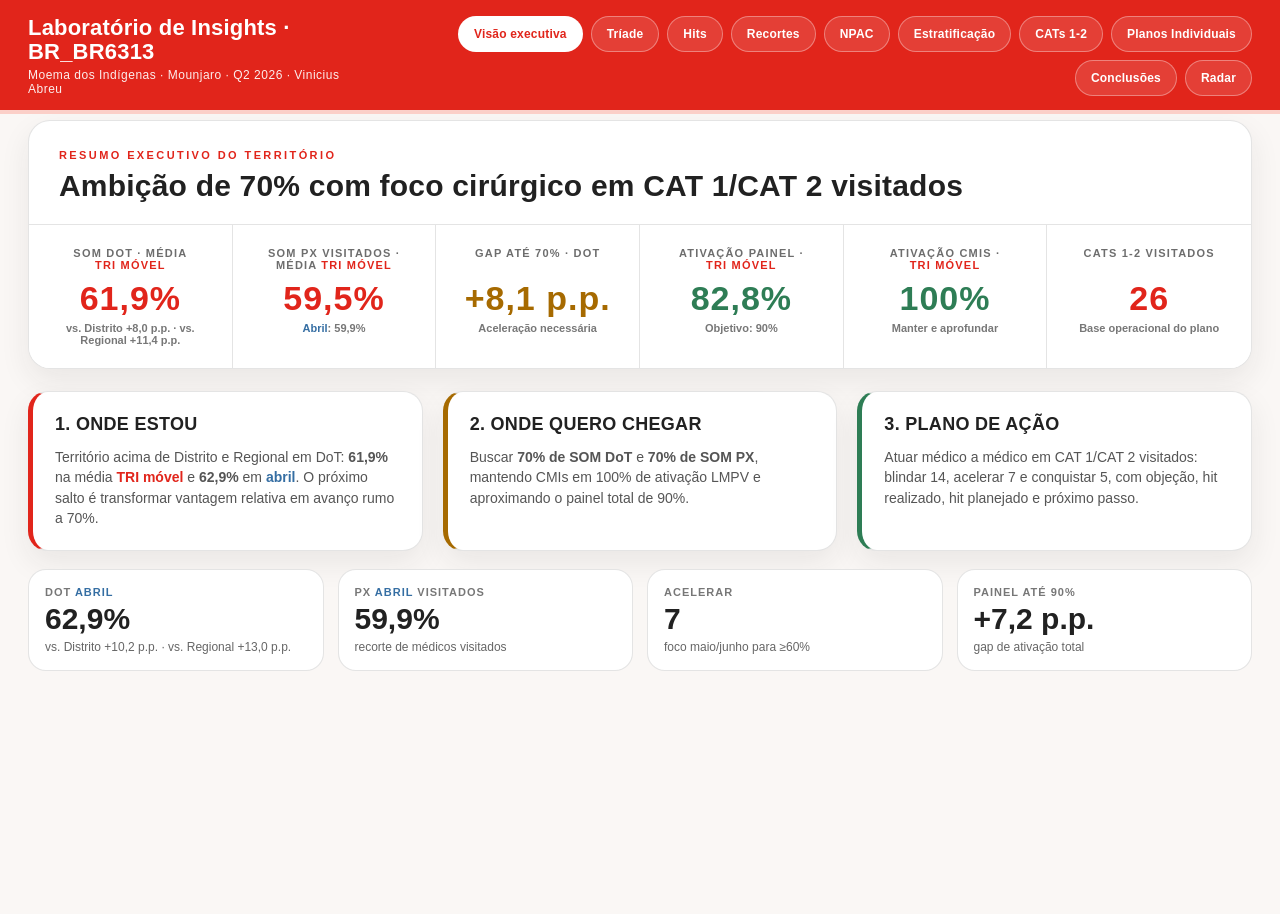
<file: Laboratorio_Insights_BR_BR6313_Q2_2026_VF.html>
<!DOCTYPE html>
<html lang="pt-BR">
<head>
<meta charset="utf-8"/>
<meta name="viewport" content="width=device-width, initial-scale=1"/>
<title>Laboratório de Insights · BR_BR6313</title>
<style>
:root {
  --red:#E1251B; --pink:#FBCFC8; --rose:#FDE8E5; --coral:#F58E7D; --brown:#521207; --stone:#E4EBF1; --grey:#8A969E; --black:#212121; --white:#FFFFFF; --green:#2E7D55; --amber:#A66A00; --blue:#356EA3;
  --shadow:0 12px 30px rgba(33,33,33,.08); --line:rgba(33,33,33,.12); --radius:22px;
}
* {box-sizing:border-box}
html,body {height:100%; margin:0; font-family: Inter, -apple-system, BlinkMacSystemFont, "Segoe UI", Roboto, Arial, sans-serif; color:var(--black); background:#FAF7F5;}
body {padding-top:92px;}
.header {position:fixed; top:0; left:0; right:0; z-index:50; background:var(--red); color:#fff; border-bottom:4px solid var(--pink);}
.header-inner {display:flex; align-items:center; justify-content:space-between; gap:20px; padding:16px 28px 14px;}
.brand h1 {margin:0; font-size:22px; letter-spacing:.2px; line-height:1.1;}
.brand p {margin:4px 0 0; opacity:.92; font-size:12px; letter-spacing:.5px;}
.nav {display:flex; gap:8px; flex-wrap:wrap; justify-content:flex-end;}
.nav button {border:1px solid rgba(255,255,255,.35); background:rgba(255,255,255,.12); color:#fff; border-radius:999px; padding:10px 15px; font-weight:800; letter-spacing:.2px; cursor:pointer; font-size:12px;}
.nav button.active {background:#fff; color:var(--red);}
main {max-width:1600px; margin:0 auto; padding:28px 28px 34px;}
.tab {display:none; min-height:calc(100vh - 140px);}
.tab.active {display:block;}
.hero {background:#fff; border:1px solid var(--line); border-radius:var(--radius); box-shadow:var(--shadow); overflow:hidden;}
.hero-top {padding:28px 30px 22px; border-bottom:1px solid var(--line);}
.eyebrow {font-size:11px; font-weight:900; color:var(--red); letter-spacing:2.4px; text-transform:uppercase; margin-bottom:8px;}
h2 {font-size:30px; margin:0; line-height:1.1; letter-spacing:.2px;}
.sub {color:#666; font-size:15px; line-height:1.45; max-width:1200px; margin:10px 0 0;}
.kpi-grid {display:grid; grid-template-columns:repeat(6,1fr); border-top:0;}
.kpi {padding:22px 18px; border-right:1px solid var(--line); text-align:center; background:#fff;}
.kpi:last-child {border-right:0}
.kpi-title {font-size:11px; text-transform:uppercase; letter-spacing:1.2px; color:#6d6d6d; font-weight:900; min-height:28px;}
.kpi-value {font-size:34px; font-weight:900; letter-spacing:1px; margin:4px 0; color:#27374A;}
.kpi.red .kpi-value {color:var(--red)} .kpi.green .kpi-value {color:var(--green)} .kpi.amber .kpi-value {color:var(--amber)}
.kpi-sub {font-size:11px; color:#777; font-weight:800;}
.grid-3 {display:grid; grid-template-columns:repeat(3,1fr); gap:20px; margin-top:22px;}
.grid-2 {display:grid; grid-template-columns:1fr 1fr; gap:20px;}
.card {background:#fff; border:1px solid var(--line); border-radius:20px; box-shadow:var(--shadow); padding:22px;}
.card h3 {margin:0 0 12px; font-size:18px; letter-spacing:.3px;}
.card p {margin:0; color:#555; line-height:1.45; font-size:14px;}
.metric-row {display:grid; grid-template-columns:repeat(4,1fr); gap:14px; margin-top:18px;}
.mini-card {border:1px solid var(--line); border-radius:18px; padding:16px; background:#fff;}
.mini-title {font-size:11px; font-weight:900; letter-spacing:1px; color:#777; text-transform:uppercase;}
.mini-value {font-size:30px; font-weight:900; margin:4px 0; color:var(--black);}
.mini-sub {font-size:12px; color:#666;}
.red-line {border-left:5px solid var(--red)} .green-line {border-left:5px solid var(--green)} .amber-line {border-left:5px solid var(--amber)}
.table-wrap {overflow:auto; border:1px solid var(--line); border-radius:16px; background:#fff;}
table {width:100%; border-collapse:separate; border-spacing:0; font-size:13px;}
th {background:#F4F1EF; color:#555; text-transform:uppercase; letter-spacing:.7px; font-size:11px; text-align:center; padding:12px 14px; border-bottom:1px solid var(--line); position:sticky; top:0; z-index:1;}
td {padding:12px 14px; border-bottom:1px solid var(--line); vertical-align:middle; text-align:center;}
tr:last-child td {border-bottom:0}
tr.total td {background:#F8F8F8; font-weight:900}
.num {text-align:center; font-variant-numeric:tabular-nums;} .strong {font-weight:900} .muted {color:#424242; font-size:12px; font-weight:800;}
.badge {display:inline-flex; align-items:center; justify-content:center; border-radius:999px; padding:6px 10px; font-size:11px; font-weight:900; white-space:nowrap;}
.badge.red {background:#FDE8E5; color:var(--red)} .badge.amber {background:#FFF3D9; color:var(--amber)} .badge.green {background:#E8F4EE; color:var(--green)}
.mini-bars {display:grid; gap:10px;}
.bar-row {display:grid; grid-template-columns:68px 1fr 60px; align-items:center; gap:12px; font-size:12px;}
.bar-label {font-weight:800; color:#555;}
.bar-track {height:12px; background:#F0ECEA; border-radius:999px; overflow:hidden;}
.bar-fill {height:100%; background:var(--red); border-radius:999px;}
.spark {width:100%; height:92px; margin-top:10px;}
.spark polyline {fill:none; stroke:var(--red); stroke-width:4; stroke-linecap:round; stroke-linejoin:round;}
.spark circle {fill:#fff; stroke:var(--red); stroke-width:3;}
.spark text {font-size:11px; fill:#777; font-weight:800;}
.split {display:grid; grid-template-columns:1.15fr .85fr; gap:20px; margin-top:20px;}
.panel-title {display:flex; justify-content:space-between; align-items:center; gap:10px; margin-bottom:14px;}
.panel-title h3 {margin:0; font-size:18px;}
.pill {border:1px solid var(--line); border-radius:999px; padding:7px 11px; font-size:11px; font-weight:900; color:#666; background:#fff;}
.action-grid {display:grid; grid-template-columns:1fr 1fr 1fr; gap:20px; align-items:start;}
.action-column {background:#fff; border:1px solid var(--line); border-radius:20px; box-shadow:var(--shadow); overflow:hidden; max-height:calc(100vh - 190px); overflow-y:auto;}
.cluster-head {padding:14px 18px; color:#fff; font-size:14px; font-weight:900; letter-spacing:.4px; position:sticky; top:0; z-index:2;}
.cluster-head.red {background:var(--red)} .cluster-head.amber {background:var(--brown)} .cluster-head.green {background:var(--green)}
.hcp-card {margin:14px; padding:14px; border:1px solid var(--line); border-radius:16px; background:#fff;}
.hcp-card.red {border-left:5px solid var(--red)} .hcp-card.amber {border-left:5px solid var(--amber)} .hcp-card.green {border-left:5px solid var(--green)}
.hcp-top {display:flex; justify-content:space-between; gap:14px; align-items:flex-start;}
.hcp-top strong {font-size:14px;} .hcp-top span {display:block; color:#777; font-size:11px; margin-top:3px;}
.hcp-share {font-size:26px; font-weight:900; color:var(--black); text-align:right;} .hcp-share small {display:block; font-size:9px; color:#777; letter-spacing:.6px;}
.hcp-card p {font-size:12px; margin:10px 0 0; color:#555; line-height:1.35;}
.chips {display:flex; flex-wrap:wrap; gap:6px; margin-top:12px;}
.chips span {font-size:11px; border-radius:999px; padding:6px 9px; background:#F6F3F1; color:#555; font-weight:800;}
.radar-list {display:grid; grid-template-columns:repeat(2,1fr); gap:14px;}
.radar-item {background:#fff; border:1px solid var(--line); border-radius:18px; padding:18px; border-left:5px solid var(--red);}
.radar-item h4 {margin:0 0 6px; font-size:15px;}
.radar-item p {margin:0; color:#666; font-size:13px; line-height:1.4;}
.footer-note {margin-top:24px; color:#777; font-size:12px; line-height:1.55; padding-top:2px;}
.table-wrap + .footer-note, .mini-bars + .footer-note, .metric-row + .footer-note {margin-top:28px;}
.metric-row + .mini-bars, .metric-row + .table-wrap {margin-top:24px;}
.card-dot, .card-cobertura, .card-px {background:#fff; position:relative; overflow:hidden;}
.card-dot {border-top:5px solid var(--red);}
.card-cobertura {border-top:5px solid var(--grey);}
.card-px {border-top:5px solid var(--blue);}
.card-dot .panel-title h3::before, .card-cobertura .panel-title h3::before, .card-px .panel-title h3::before {display:inline-flex; align-items:center; justify-content:center; min-width:34px; margin-right:8px; padding:3px 7px; border-radius:999px; font-size:9px; line-height:1; letter-spacing:.8px; text-transform:uppercase; vertical-align:middle; font-weight:900;}
.card-dot .panel-title h3::before {content:'DOT'; color:var(--red); background:#FDE8E5;}
.card-cobertura .panel-title h3::before {content:'COB'; color:#5f6970; background:#EFF3F6;}
.card-px .panel-title h3::before {content:'PX'; color:var(--blue); background:#EAF1F8;}
.card-dot .mini-card, .card-cobertura .mini-card, .card-px .mini-card {background:#fff;}
.period {font-weight:900; white-space:nowrap;} .period-tri{color:var(--red)} .period-abr{color:var(--blue)} .period-mar{color:var(--amber)} .period-fev{color:var(--coral)} .period-jan{color:var(--brown)} .period-ytd{color:var(--green)}
.thin-note{font-size:11px;color:#777;font-weight:800;letter-spacing:.2px;margin-top:8px;}
.progress-box{border:1px solid var(--line); border-radius:16px; padding:14px; background:#fff;}
.progress-head{display:flex;justify-content:space-between;gap:10px;align-items:center;margin-bottom:8px;font-size:12px;font-weight:900;color:#555;}
.progress-track{height:12px;background:#F0ECEA;border-radius:999px;overflow:hidden;}
.progress-fill{height:100%;background:var(--red);border-radius:999px;}
.progress-foot{font-size:12px;color:#666;margin-top:8px;line-height:1.35;}
.bench-table{margin-top:18px;} .bench-table table{font-size:12px;} .bench-table th,.bench-table td{padding:10px 10px;}

.conclusion-grid {display:grid; grid-template-columns:1.15fr .85fr; gap:20px; margin-top:20px;}
.attention-grid {display:grid; grid-template-columns:repeat(3,1fr); gap:16px; margin-top:16px;}
.attention-card {border:1px solid var(--line); border-radius:18px; background:#fff; padding:18px;}
.attention-card h4 {margin:0 0 10px; font-size:14px; text-transform:uppercase; letter-spacing:1px;}
.attention-card.alta {border-top:5px solid var(--red);} .attention-card.alta h4{color:var(--red)}
.attention-card.media {border-top:5px solid var(--amber);} .attention-card.media h4{color:var(--amber)}
.attention-card.baixa {border-top:5px solid var(--green);} .attention-card.baixa h4{color:var(--green)}
.tight-list {margin:0; padding-left:18px; color:#555; line-height:1.45; font-size:13px;}
.tight-list li {margin:0 0 8px;}
.pill-list {display:flex; flex-wrap:wrap; gap:10px; margin-top:12px;}
.pill-soft {display:inline-flex; align-items:center; gap:6px; border:1px solid var(--line); border-radius:999px; padding:8px 10px; background:#fff; font-size:12px; color:#444; font-weight:800;}
.priority-box {background:#fff; border:1px solid var(--line); border-left:5px solid var(--red); border-radius:18px; padding:18px; box-shadow:var(--shadow);}
.priority-box h3 {margin:0 0 8px; font-size:18px; color:#27374A;}
.priority-box p {margin:0; color:#555; line-height:1.45; font-size:14px;}
.top3 {display:grid; grid-template-columns:repeat(3,1fr); gap:16px; margin-top:16px;}
.top3-card {background:#fff; border:1px solid var(--line); border-radius:18px; padding:18px; box-shadow:var(--shadow);}
.top3-card .num {width:30px; height:30px; border-radius:50%; background:var(--red); color:#fff; display:flex; align-items:center; justify-content:center; font-weight:900; margin-bottom:10px;}
.top3-card h4 {margin:0 0 8px; font-size:15px; color:#27374A;}
.top3-card p {margin:0; color:#555; font-size:13px; line-height:1.45;}


/* Conclusões — versão revisada */
.conclusion-shell {display:grid; gap:22px;}
.conclusion-microgrid {display:grid; grid-template-columns:repeat(4,1fr); gap:14px; margin-top:20px;}
.conclusion-micro {background:#fff; border:1px solid var(--line); border-radius:18px; padding:16px 16px 14px; box-shadow:0 8px 22px rgba(33,33,33,.05); min-height:116px;}
.conclusion-micro small {display:block; color:#777; font-size:10px; font-weight:900; text-transform:uppercase; letter-spacing:1px; margin-bottom:8px;}
.conclusion-micro strong {display:block; font-size:26px; color:#27374A; letter-spacing:.2px; line-height:1; margin-bottom:8px;}
.conclusion-micro span {display:block; color:#5f5f5f; font-size:12px; line-height:1.35; font-weight:650;}
.conclusion-priority {background:#fff; border:1px solid var(--line); border-left:6px solid var(--red); border-radius:22px; padding:22px 24px; box-shadow:var(--shadow);}
.conclusion-priority .label {font-size:11px; letter-spacing:1.5px; text-transform:uppercase; color:var(--red); font-weight:950; margin-bottom:8px;}
.conclusion-priority h3 {margin:0 0 8px; font-size:20px; color:#27374A; letter-spacing:.2px;}
.conclusion-priority p {margin:0; font-size:14px; line-height:1.55; color:#555; max-width:1200px;}
.conclusion-layout {display:grid; grid-template-columns:.9fr 1.55fr; gap:22px; align-items:stretch;}
.conclusion-card {background:#fff; border:1px solid var(--line); border-radius:22px; padding:22px; box-shadow:var(--shadow);}
.conclusion-card h3 {margin:0 0 14px; color:#27374A; font-size:18px; letter-spacing:.2px;}
.conclusion-card .hint {margin:-6px 0 18px; color:#777; font-size:12px; line-height:1.4;}
.strength-list {display:grid; gap:12px;}
.strength-line {display:grid; grid-template-columns:32px minmax(0,1fr); gap:14px; align-items:flex-start; padding:14px 16px; border-radius:16px; background:#FAF7F5; border:1px solid rgba(33,33,33,.06);}
.strength-line .mark {width:32px; height:32px; border-radius:50%; display:flex; align-items:center; justify-content:center; background:#FDE8E5; color:var(--red); font-weight:950; font-size:13px; flex:0 0 32px;}
.strength-line b {display:block; color:#27374A; font-size:14px; margin-bottom:5px; line-height:1.25;}
.strength-line span {display:block; color:#666; font-size:13px; line-height:1.48; max-width:100%;}
.priority-matrix {display:grid; gap:14px;}
.priority-row {border:1px solid var(--line); border-radius:18px; background:#fff; overflow:hidden;}
.priority-row-header {display:flex; justify-content:space-between; align-items:center; gap:12px; padding:14px 16px; background:#FAF7F5; border-bottom:1px solid var(--line);}
.priority-row-header h4 {margin:0; font-size:14px; text-transform:uppercase; letter-spacing:1px; color:#27374A;}
.priority-badge {font-size:10px; font-weight:950; letter-spacing:1px; text-transform:uppercase; border-radius:999px; padding:6px 9px; background:#fff; border:1px solid var(--line); white-space:nowrap;}
.priority-badge.high {color:var(--red); border-color:#FBCFC8; background:#FFF7F6;}
.priority-badge.mid {color:#8A5B00; border-color:#F2DCA8; background:#FFFCF1;}
.priority-badge.low {color:#2E7D55; border-color:#BFE1CE; background:#F4FBF7;}
.priority-row-body {display:grid; grid-template-columns:1fr 1fr 1fr; gap:0;}
.priority-cell {padding:16px; border-right:1px solid var(--line); min-height:112px;}
.priority-cell:last-child {border-right:0;}
.priority-cell small {display:block; margin-bottom:8px; font-size:10px; font-weight:950; letter-spacing:1px; text-transform:uppercase; color:#777;}
.priority-cell p {margin:0; color:#555; font-size:13px; line-height:1.45;}
.priority-cell b {color:#27374A;}
.conclusion-next {display:grid; grid-template-columns:repeat(3,1fr); gap:14px;}
.next-step {background:#fff; border:1px solid var(--line); border-radius:18px; padding:18px; box-shadow:0 8px 22px rgba(33,33,33,.05); position:relative; overflow:hidden;}
.next-step::before {content:''; position:absolute; top:0; left:0; right:0; height:5px; background:var(--red);}
.next-step .num {font-size:11px; font-weight:950; letter-spacing:1px; color:var(--red); text-transform:uppercase; margin-bottom:8px;}
.next-step h4 {margin:0 0 8px; color:#27374A; font-size:15px;}
.next-step p {margin:0; color:#666; font-size:12px; line-height:1.4;}
@media (max-width:1200px) {.conclusion-microgrid,.conclusion-layout,.priority-row-body,.conclusion-next {grid-template-columns:1fr;} .priority-cell {border-right:0; border-bottom:1px solid var(--line);} .priority-cell:last-child{border-bottom:0;}}

@media (max-width:1200px) {
  body {padding-top:140px} .header-inner {align-items:flex-start; flex-direction:column} .nav {justify-content:flex-start} .kpi-grid {grid-template-columns:repeat(3,1fr)} .grid-3,.grid-2,.split,.action-grid,.radar-list,.conclusion-grid,.attention-grid,.top3 {grid-template-columns:1fr} .action-column {max-height:none}
}

/* Ajuste final: evita que marcadores temporais e números dentro de Pontos fortes quebrem em linhas isoladas */
.strength-line > div > span { display:block; color:#666; font-size:13px; line-height:1.48; max-width:100%; }
.strength-line > div > span .period,
.strength-line > div > span b { display:inline !important; white-space:nowrap; }
.strength-line > div > b { display:block; color:#27374A; font-size:14px; margin-bottom:5px; line-height:1.25; }

</style>
</head>
<body>
<header class="header">
  <div class="header-inner">
    <div class="brand"><h1>Laboratório de Insights · BR_BR6313</h1><p>Moema dos Indígenas · Mounjaro · Q2 2026 · Vinicius Abreu</p></div>
    <nav class="nav" aria-label="Navegação por abas">
      <button class="active" data-tab="exec">Visão executiva</button>
      <button data-tab="triade">Tríade</button>
      <button data-tab="hits">Hits</button>
      <button data-tab="recortes">Recortes</button>
      <button data-tab="npac">NPAC</button>
      <button data-tab="dose">Estratificação</button>
      <button data-tab="hcps">CATs 1-2</button>
      <button data-tab="plano">Planos Individuais</button>
      <button data-tab="conclusoes">Conclusões</button>
      <button data-tab="radar">Radar</button>
    </nav>
  </div>
</header>
<main>
  <section class="tab active" id="exec">
    <div class="hero">
      <div class="hero-top">
        <div class="eyebrow">Resumo executivo do território</div>
        <h2>Ambição de 70% com foco cirúrgico em CAT 1/CAT 2 visitados</h2>
              </div>
      <div class="kpi-grid">
        <div class="kpi red"><div class="kpi-title">SOM DoT · média <span class="period period-tri">TRI móvel</span></div><div class="kpi-value">61,9%</div><div class="kpi-sub">vs. Distrito +8,0 p.p. · vs. Regional +11,4 p.p.</div></div>
        <div class="kpi red"><div class="kpi-title">SOM PX visitados · média <span class="period period-tri">TRI móvel</span></div><div class="kpi-value">59,5%</div><div class="kpi-sub"><span class="period period-abr">Abril</span>: 59,9%</div></div>
        <div class="kpi amber"><div class="kpi-title">Gap até 70% · DoT</div><div class="kpi-value">+8,1 p.p.</div><div class="kpi-sub">Aceleração necessária</div></div>
        <div class="kpi green"><div class="kpi-title">Ativação painel · <span class="period period-tri">TRI móvel</span></div><div class="kpi-value">82,8%</div><div class="kpi-sub">Objetivo: 90%</div></div>
        <div class="kpi green"><div class="kpi-title">Ativação CMIs · <span class="period period-tri">TRI móvel</span></div><div class="kpi-value">100%</div><div class="kpi-sub">Manter e aprofundar</div></div>
        <div class="kpi red"><div class="kpi-title">CATs 1-2 visitados</div><div class="kpi-value">26</div><div class="kpi-sub">Base operacional do plano</div></div>
      </div>
    </div>
    <div class="grid-3">
      <div class="card red-line"><h3>1. ONDE ESTOU</h3><p>Território acima de Distrito e Regional em DoT: <b>61,9%</b> na média <span class="period period-tri">TRI móvel</span> e <b>62,9%</b> em <span class="period period-abr">abril</span>. O próximo salto é transformar vantagem relativa em avanço rumo a 70%.</p></div>
      <div class="card amber-line"><h3>2. ONDE QUERO CHEGAR</h3><p>Buscar <b>70% de SOM DoT</b> e <b>70% de SOM PX</b>, mantendo CMIs em 100% de ativação LMPV e aproximando o painel total de 90%.</p></div>
      <div class="card green-line"><h3>3. PLANO DE AÇÃO</h3><p>Atuar médico a médico em CAT 1/CAT 2 visitados: blindar 14, acelerar 7 e conquistar 5, com objeção, hit realizado, hit planejado e próximo passo.</p></div>
    </div>
    <div class="metric-row">
      <div class="mini-card"><div class="mini-title">DoT <span class="period period-abr">abril</span></div><div class="mini-value">62,9%</div><div class="mini-sub">vs. Distrito +10,2 p.p. · vs. Regional +13,0 p.p.</div></div>
      <div class="mini-card"><div class="mini-title">PX <span class="period period-abr">abril</span> visitados</div><div class="mini-value">59,9%</div><div class="mini-sub">recorte de médicos visitados</div></div>
      <div class="mini-card"><div class="mini-title">Acelerar</div><div class="mini-value">7</div><div class="mini-sub">foco maio/junho para ≥60%</div></div>
      <div class="mini-card"><div class="mini-title">Painel até 90%</div><div class="mini-value">+7,2 p.p.</div><div class="mini-sub">gap de ativação total</div></div>
    </div>
  </section>

  <section class="tab" id="triade">
    <div class="grid-2">
      <div class="card card-dot">
        <div class="panel-title"><h3>SOM DOT Território</h3><span class="pill">número principal: média ponderada <span class="period period-tri">TRI móvel</span></span></div>
        <div class="metric-row" style="grid-template-columns: 1fr 1fr;">
          <div class="mini-card red-line"><div class="mini-title">Média <span class="period period-tri">TRI móvel</span></div><div class="mini-value">61,9%</div><div class="mini-sub">meta 70% · gap 8,1 p.p.</div></div>
          <div class="mini-card"><div class="mini-title"><span class="period period-abr">Abril</span></div><div class="mini-value">62,9%</div><div class="mini-sub">após março em 59,7%</div></div>
        </div>
        <div class="mini-bars"><div class="bar-row"><span class="bar-label period period-jan">Jan</span><div class="bar-track"><div class="bar-fill" style="width:87.7%"></div></div><strong>61,4%</strong></div><div class="bar-row"><span class="bar-label period period-fev">Fev</span><div class="bar-track"><div class="bar-fill" style="width:90.6%"></div></div><strong>63,4%</strong></div><div class="bar-row"><span class="bar-label period period-mar">Mar</span><div class="bar-track"><div class="bar-fill" style="width:85.3%"></div></div><strong>59,7%</strong></div><div class="bar-row"><span class="bar-label period period-abr">Abr</span><div class="bar-track"><div class="bar-fill" style="width:89.9%"></div></div><strong>62,9%</strong></div></div>
        <div class="table-wrap bench-table"><table><thead><tr><th>Benchmark DoT</th><th><span class="period period-tri">TRI móvel</span></th><th><span class="period period-abr">Abril</span></th></tr></thead><tbody>
          <tr><td>Regional</td><td class="num">50,5%</td><td class="num">49,9%</td></tr>
          <tr><td>Distrito SP2</td><td class="num">53,9%</td><td class="num">52,7%</td></tr>
          <tr class="total"><td>Território</td><td class="num strong">61,9%</td><td class="num strong">62,9%</td></tr>
          <tr><td>Gap vs. Distrito</td><td class="num strong">+8,0 p.p.</td><td class="num strong">+10,2 p.p.</td></tr>
          <tr><td>Gap vs. Regional</td><td class="num strong">+11,4 p.p.</td><td class="num strong">+13,0 p.p.</td></tr>
        </tbody></table></div>
      </div>
      <div class="card card-cobertura">
        <div class="panel-title"><h3>Cobertura de demanda · <span class="period period-abr">abril</span></h3><span class="pill">território vs. benchmarks</span></div>
        <div class="metric-row" style="grid-template-columns: 1fr 1fr;">
          <div class="mini-card green-line"><div class="mini-title">Território</div><div class="mini-value">57,2%</div><div class="mini-sub">2.061 demanda / 3.604 cota</div></div>
          <div class="mini-card"><div class="mini-title">Gap vs. Distrito</div><div class="mini-value">+2,3 p.p.</div><div class="mini-sub">Distrito SP2: 54,9%</div></div>
        </div>
        <div class="mini-bars"><div class="bar-row"><span class="bar-label">Território</span><div class="bar-track"><div class="bar-fill" style="width:81.7%"></div></div><strong>57,2%</strong></div><div class="bar-row"><span class="bar-label">Distrito</span><div class="bar-track"><div class="bar-fill" style="width:78.4%"></div></div><strong>54,9%</strong></div><div class="bar-row"><span class="bar-label">Regional</span><div class="bar-track"><div class="bar-fill" style="width:72.3%"></div></div><strong>50,6%</strong></div><div class="bar-row"><span class="bar-label">Brasil</span><div class="bar-track"><div class="bar-fill" style="width:72.1%"></div></div><strong>50,5%</strong></div></div>
        <div class="table-wrap bench-table"><table><thead><tr><th>Nível</th><th>Demanda</th><th>Cota</th><th>Cobertura</th></tr></thead><tbody><tr><td>Regional</td><td class="num">248.115</td><td class="num">490.408</td><td class="num">50,6%</td></tr><tr><td>Distrito SP2</td><td class="num">36.133</td><td class="num">65.761</td><td class="num">54,9%</td></tr><tr class="total"><td>Território</td><td class="num">2.061</td><td class="num">3.604</td><td class="num strong">57,2%</td></tr></tbody></table></div>
        <p class="footer-note">Leitura: além do SOM superior, a cobertura de demanda de abril também fica acima do Distrito e da Regional, sustentando a defesa de execução territorial.</p>
      </div>
    </div>

    <div class="grid-2" style="margin-top:20px;">
      <div class="card card-px">
        <div class="panel-title"><h3>SOM PX Visitados</h3><span class="pill">prescrição · médicos visitados</span></div>
        <div class="metric-row" style="grid-template-columns: 1fr 1fr;">
          <div class="mini-card red-line"><div class="mini-title">Média <span class="period period-tri">TRI móvel</span></div><div class="mini-value">59,5%</div><div class="mini-sub">meta 70% · gap 10,5 p.p.</div></div>
          <div class="mini-card"><div class="mini-title"><span class="period period-abr">Abril</span></div><div class="mini-value">59,9%</div><div class="mini-sub">vs. março 56,7%</div></div>
        </div>
        <div class="mini-bars"><div class="bar-row"><span class="bar-label period period-fev">Fev</span><div class="bar-track"><div class="bar-fill" style="width:89.1%"></div></div><strong>62,4%</strong></div><div class="bar-row"><span class="bar-label period period-mar">Mar</span><div class="bar-track"><div class="bar-fill" style="width:81.0%"></div></div><strong>56,7%</strong></div><div class="bar-row"><span class="bar-label period period-abr">Abr</span><div class="bar-track"><div class="bar-fill" style="width:85.6%"></div></div><strong>59,9%</strong></div></div>
      </div>
      <div class="card card-px">
        <div class="panel-title"><h3>SOM PX Mounjaro <span class="period period-abr">Abr</span> · recortes</h3><span class="pill">PX · <span class="period period-abr">abril</span></span></div>
        <div class="mini-bars"><div class="bar-row"><span class="bar-label">Visitados</span><div class="bar-track"><div class="bar-fill" style="width:81.4%"></div></div><strong>57,0%</strong></div><div class="bar-row"><span class="bar-label">Não visitados</span><div class="bar-track"><div class="bar-fill" style="width:80.0%"></div></div><strong>56,0%</strong></div><div class="bar-row"><span class="bar-label">CMIs</span><div class="bar-track"><div class="bar-fill" style="width:86.7%"></div></div><strong>60,7%</strong></div><div class="bar-row"><span class="bar-label">CAT 1</span><div class="bar-track"><div class="bar-fill" style="width:85.0%"></div></div><strong>59,5%</strong></div><div class="bar-row"><span class="bar-label">CAT 2</span><div class="bar-track"><div class="bar-fill" style="width:80.4%"></div></div><strong>56,3%</strong></div><div class="bar-row"><span class="bar-label">END não visitados</span><div class="bar-track"><div class="bar-fill" style="width:76.9%"></div></div><strong>53,8%</strong></div></div>
        <p class="footer-note">Leitura: visitados e não visitados estão próximos; CMIs performam melhor. O recorte END de 53,8% corresponde aos endocrinologistas não visitados em abril. CAT 1 e CAT 2 ainda ficam abaixo da ambição de 70%, reforçando plano nominal.</p>
      </div>
    </div>

    <div class="card" style="margin-top:20px;">
      <div class="panel-title"><h3>DoT por produto · <span class="period period-jan">Jan</span>–<span class="period period-abr">Abr</span></h3><span class="pill">tabela executiva</span></div>
      <div class="table-wrap"><table><thead><tr><th>Mês</th><th>Mercado total</th><th>Mounjaro</th><th>Ozempic</th><th>Rybelsus</th><th>Wegovy</th><th>Outros</th></tr></thead><tbody><tr><td><span class="period period-jan">2026-01</span></td><td class="num">89.622</td><td class="num strong">61,4%</td><td class="num">7,9%</td><td class="num">8,7%</td><td class="num">18,3%</td><td class="num">3,7%</td></tr><tr><td><span class="period period-fev">2026-02</span></td><td class="num">86.790</td><td class="num strong">63,4%</td><td class="num">7,7%</td><td class="num">9,8%</td><td class="num">16,0%</td><td class="num">3,1%</td></tr><tr><td><span class="period period-mar">2026-03</span></td><td class="num">102.754</td><td class="num strong">59,7%</td><td class="num">6,8%</td><td class="num">8,6%</td><td class="num">21,3%</td><td class="num">3,6%</td></tr><tr><td><span class="period period-abr">2026-04</span></td><td class="num">91.516</td><td class="num strong">62,9%</td><td class="num">5,5%</td><td class="num">8,9%</td><td class="num">18,9%</td><td class="num">3,7%</td></tr></tbody></table></div>
    </div>
  </section>

  <section class="tab" id="hits">
    <div class="hero">
      <div class="hero-top">
        <div class="eyebrow">Execução de campo</div>
        <h2>Hits · leitura <span class="period period-ytd">YTD</span> e aderência ao plano anual</h2>
        <p class="sub">Plano operacional considerado: 180 HITs/ano = 120 qualificados + 60 interações científicas com foco em CMI.</p>
      </div>
      <div class="kpi-grid" style="grid-template-columns:repeat(6,1fr)">
        <div class="kpi red"><div class="kpi-title">Hits totais · <span class="period period-ytd">YTD</span></div><div class="kpi-value">89</div><div class="kpi-sub">49,4% de 180 · faltam 91</div></div>
        <div class="kpi red"><div class="kpi-title">Qualificados · <span class="period period-ytd">YTD</span></div><div class="kpi-value">63</div><div class="kpi-sub">52,5% de 120 · faltam 57</div></div>
        <div class="kpi amber"><div class="kpi-title">Interações científicas</div><div class="kpi-value">26</div><div class="kpi-sub">22 em CMI</div></div>
        <div class="kpi green"><div class="kpi-title">Hits em CMI</div><div class="kpi-value">60</div><div class="kpi-sub">67,4% do total</div></div>
        <div class="kpi green"><div class="kpi-title">Hits não CMI</div><div class="kpi-value">29</div><div class="kpi-sub">32,6% do total</div></div>
        <div class="kpi red"><div class="kpi-title">HCPs com hit</div><div class="kpi-value">47</div><div class="kpi-sub">27 CMIs · 20 não CMIs</div></div>
      </div>
    </div>

    <div class="grid-2" style="margin-top:20px;">
      <div class="card">
        <div class="panel-title"><h3>Plano anual vs. realizado · <span class="period period-ytd">YTD</span></h3><span class="pill">meta 180 HITs</span></div>
        <div class="table-wrap"><table><thead><tr><th>Frente</th><th>Meta</th><th>Realizado</th><th>%</th><th>Faltam</th></tr></thead><tbody>
          <tr><td>Qualificados em CMIs</td><td class="num">90</td><td class="num strong">38</td><td class="num">42,2%</td><td class="num">52</td></tr>
          <tr><td>Qualificados em não CMIs</td><td class="num">30</td><td class="num strong">25</td><td class="num">83,3%</td><td class="num">5</td></tr>
          <tr><td>Interações científicas em CMIs</td><td class="num">60</td><td class="num strong">22</td><td class="num">36,7%</td><td class="num">38</td></tr>
          <tr class="total"><td>Total plano central</td><td class="num">180</td><td class="num">85</td><td class="num">47,2%</td><td class="num">95</td></tr>
        </tbody></table></div>
        <p class="footer-note">Nota: a base mostra 89 HITs totais. A diferença entre 89 e 85 decorre de 4 interações científicas em não CMIs, registradas no total operacional, mas fora do núcleo planejado de IC em CMIs.</p>
      </div>
      <div class="card">
        <div class="panel-title"><h3>Mix de execução · <span class="period period-ytd">YTD</span></h3><span class="pill">tipos de HIT</span></div>
        <div class="mini-bars"><div class="bar-row"><span class="bar-label">P2P</span><div class="bar-track"><div class="bar-fill" style="width:29.2%"></div></div><strong>26</strong></div><div class="bar-row"><span class="bar-label">eP2P</span><div class="bar-track"><div class="bar-fill" style="width:14.6%"></div></div><strong>13</strong></div><div class="bar-row"><span class="bar-label">LLE</span><div class="bar-track"><div class="bar-fill" style="width:27.0%"></div></div><strong>24</strong></div><div class="bar-row"><span class="bar-label">Int. Cient.</span><div class="bar-track"><div class="bar-fill" style="width:29.2%"></div></div><strong>26</strong></div></div>
        <div class="thin-note">Composição: 63 qualificados + 26 interações científicas = 89 HITs totais.</div>
      </div>
    </div>

    <div class="grid-3" style="margin-top:20px;">
      <div class="progress-box"><div class="progress-head"><span>Total anual</span><span>89/180</span></div><div class="progress-track"><div class="progress-fill" style="width:49.4%"></div></div><div class="progress-foot">Faltam <b>91</b> HITs para a meta anual. Prioridade: acelerar execução sem dispersar do CAT 1/CAT 2 visitado.</div></div>
      <div class="progress-box"><div class="progress-head"><span>CMI qualificado</span><span>38/90</span></div><div class="progress-track"><div class="progress-fill" style="width:42.2%"></div></div><div class="progress-foot">Maior gap absoluto: faltam <b>52</b> qualificados em CMIs. Conectar P2P/eP2P/LLE a médicos em Acelerar e Conquistar.</div></div>
      <div class="progress-box"><div class="progress-head"><span>Não CMI qualificado</span><span>25/30</span></div><div class="progress-track"><div class="progress-fill" style="width:83.3%"></div></div><div class="progress-foot">Frente próxima da meta: faltam <b>5</b>. Manter seletividade para não roubar foco de CMIs e CATs prioritários.</div></div>
    </div>
  </section>

  <section class="tab" id="recortes">
    <div class="hero">
      <div class="hero-top">
        <div class="eyebrow">Recortes de execução</div>
        <h2>LMPV, clusters e especialidades · leitura operacional para priorização</h2>
        <p class="sub"><b>Painel atual</b> e <b>CMIs</b> abaixo equivalem à <b>ativação LMPV no <span class="period period-tri">TRI móvel</span></b>. O objetivo é transformar ativação em profundidade de uso, continuidade e plano nominal por médico.</p>
      </div>
      <div class="kpi-grid" style="grid-template-columns:repeat(4,1fr)">
        <div class="kpi green"><div class="kpi-title">Painel atual · LMPV <span class="period period-tri">TRI móvel</span></div><div class="kpi-value">82,8%</div><div class="kpi-sub">objetivo 90%</div></div>
        <div class="kpi green"><div class="kpi-title">CMIs · LMPV <span class="period period-tri">TRI móvel</span></div><div class="kpi-value">100%</div><div class="kpi-sub">manter e aprofundar</div></div>
        <div class="kpi red"><div class="kpi-title">CATs 1-2 visitados</div><div class="kpi-value">26</div><div class="kpi-sub">base <span class="period period-abr">abril</span> · PX</div></div>
        <div class="kpi amber"><div class="kpi-title">Cluster acelerar</div><div class="kpi-value">7</div><div class="kpi-sub">prioridade maio/junho</div></div>
      </div>
    </div>
    <div class="grid-2" style="margin-top:20px;">
      <div class="card">
        <div class="panel-title"><h3>CAT 1/CAT 2 visitados por cluster</h3><span class="pill"><span class="period period-abr">abril</span> · share PX</span></div>
        <div class="table-wrap"><table><thead><tr><th>Cluster</th><th>Critério</th><th>Total</th><th>CAT 1</th><th>CAT 2</th><th>Objetivo</th></tr></thead><tbody><tr><td><span class="badge green">Blindar</span></td><td>≥60%</td><td class="num strong">14</td><td class="num">6</td><td class="num">8</td><td>Proteger preferência e continuidade</td></tr><tr><td><span class="badge amber">Acelerar</span></td><td>&gt;40% e &lt;60%</td><td class="num strong">7</td><td class="num">4</td><td class="num">3</td><td>Mover para blindagem / ≥60%</td></tr><tr><td><span class="badge red">Conquistar</span></td><td>&lt;40%</td><td class="num strong">5</td><td class="num">2</td><td class="num">3</td><td>Diagnóstico e reconstrução de valor</td></tr></tbody></table></div>
        <p class="footer-note">Foco: transformar o cluster Acelerar em Blindar sem perder proteção dos líderes e sem abandonar os HCPs em Conquistar.</p>
      </div>
      <div class="card">
        <div class="panel-title"><h3>Recorte por especialidade · CAT 1/2 visitados</h3><span class="pill">onde está o peso da base</span></div>
        <div class="table-wrap"><table><thead><tr><th>Especialidade</th><th>HCPs</th><th>SOM PX MJO</th></tr></thead><tbody><tr><td>END</td><td class="num">18</td><td class="num">60,6%</td></tr><tr><td>OUTROS</td><td class="num">3</td><td class="num">58,5%</td></tr><tr><td>GOB</td><td class="num">2</td><td class="num">75,4%</td></tr><tr><td>CLG</td><td class="num">2</td><td class="num">50,6%</td></tr><tr><td>GER</td><td class="num">1</td><td class="num">24,5%</td></tr></tbody></table></div>
        <p class="footer-note">END tem o maior peso; GOB performa bem, mas com baixa base. GER é ponto crítico isolado e deve ser tratado como caso nominal.</p>
      </div>
    </div>
    <div class="card" style="margin-top:20px;">
      <div class="panel-title"><h3>Leitura executiva da execução</h3><span class="pill">smart brevity</span></div>
      <div class="radar-list">
        <div class="radar-item"><h4>Ativação não é o fim</h4><p>Com CMIs em 100%, o próximo ganho vem de profundidade: continuidade, experiência longitudinal e defesa competitiva no paciente certo.</p></div>
        <div class="radar-item"><h4>90% de painel exige seletividade</h4><p>O painel está em 82,8%. O avanço deve priorizar HCPs com impacto real em share e geração de pacientes, evitando expansão dispersa.</p></div>
      </div>
    </div>
  </section>

  <section class="tab" id="npac">
    <div class="grid-2">
      <div class="card">
        <div class="panel-title"><h3>NPAC · médicos visitados</h3><span class="pill">sem consolidado somado</span></div>
        <div class="metric-row" style="grid-template-columns:1fr 1fr;">
          <div class="mini-card red-line"><div class="mini-title">Média <span class="period period-tri">TRI móvel</span></div><div class="mini-value">369</div><div class="mini-sub">média mensal <span class="period period-tri">TRI móvel</span></div></div>
          <div class="mini-card"><div class="mini-title"><span class="period period-abr">Abril</span></div><div class="mini-value">326</div><div class="mini-sub">queda vs. março</div></div>
        </div>
        <div class="mini-bars"><div class="bar-row"><span class="bar-label period period-jan">Jan</span><div class="bar-track"><div class="bar-fill" style="width:100.0%"></div></div><strong>440</strong></div><div class="bar-row"><span class="bar-label period period-fev">Fev</span><div class="bar-track"><div class="bar-fill" style="width:85.9%"></div></div><strong>378</strong></div><div class="bar-row"><span class="bar-label period period-mar">Mar</span><div class="bar-track"><div class="bar-fill" style="width:91.6%"></div></div><strong>403</strong></div><div class="bar-row"><span class="bar-label period period-abr">Abr</span><div class="bar-track"><div class="bar-fill" style="width:74.1%"></div></div><strong>326</strong></div></div>
      </div>
      <div class="card">
        <div class="panel-title"><h3>NPACs mês a mês</h3><span class="pill">HCPs visitados</span></div>
        <div class="table-wrap"><table><thead><tr><th>Mês</th><th>NPAC - REP</th></tr></thead><tbody><tr><td><span class="period period-jan">Jan</span></td><td class="num">440</td></tr><tr><td><span class="period period-fev">Fev</span></td><td class="num">378</td></tr><tr><td><span class="period period-mar">Mar</span></td><td class="num">403</td></tr><tr><td><span class="period period-abr">Abr</span></td><td class="num">326</td></tr><tr class="total"><td>Média <span class="period period-tri">fev–abr</span></td><td class="num">369</td></tr></tbody></table></div>
        <p class="footer-note">Uso recomendado: acompanhar se o avanço de share para 70% se traduz em reação de novos pacientes; se share evoluir sem NPAC, reavaliar hipótese com marketing/estratégia.</p>
      </div>
    </div>
  </section>

  <section class="tab" id="dose">
    <div class="hero">
      <div class="hero-top">
        <div class="eyebrow">Estratificação</div>
        <h2>Pacientes ativos por apresentação · leitura total, não NPAC</h2>
      </div>
      <div class="kpi-grid" style="grid-template-columns:repeat(4,1fr)">
        <div class="kpi red"><div class="kpi-title">Média <span class="period period-tri">TRI móvel</span> pacientes ativos</div><div class="kpi-value">2.010</div><div class="kpi-sub"><span class="period period-tri">fev–mar–abr</span></div></div>
        <div class="kpi red"><div class="kpi-title"><span class="period period-abr">Abril</span> pacientes ativos</div><div class="kpi-value">2.069</div><div class="kpi-sub">base visitados</div></div>
        <div class="kpi amber"><div class="kpi-title">2,5 mg <span class="period period-abr">abril</span></div><div class="kpi-value">635</div><div class="kpi-sub">porta de entrada</div></div>
        <div class="kpi green"><div class="kpi-title">7,5 + 10 mg <span class="period period-abr">abril</span></div><div class="kpi-value">498</div><div class="kpi-sub">profundidade de uso</div></div>
      </div>
    </div>
    <div class="card" style="margin-top:20px;">
      <div class="panel-title"><h3>Pacientes ativos por apresentação · <span class="period period-jan">Jan</span>–<span class="period period-abr">Abr</span></h3><span class="pill">média <span class="period period-tri">TRI móvel</span> à direita</span></div>
      <div class="table-wrap"><table><thead><tr><th>Apresentação</th><th><span class="period period-jan">Jan</span></th><th><span class="period period-fev">Fev</span></th><th><span class="period period-mar">Mar</span></th><th><span class="period period-abr">Abr</span></th><th>Média <span class="period period-tri">fev–abr</span></th></tr></thead><tbody><tr><td>Mounjaro 2,5 mg</td><td class="num">582</td><td class="num">536</td><td class="num">602</td><td class="num">635</td><td class="num strong">591</td></tr><tr><td>Mounjaro 5,0 mg</td><td class="num">801</td><td class="num">981</td><td class="num">1.000</td><td class="num">936</td><td class="num strong">972</td></tr><tr><td>Mounjaro 7,5 mg</td><td class="num">264</td><td class="num">244</td><td class="num">336</td><td class="num">358</td><td class="num strong">313</td></tr><tr><td>Mounjaro 10,0 mg</td><td class="num">125</td><td class="num">115</td><td class="num">148</td><td class="num">140</td><td class="num strong">134</td></tr><tr><td>Mounjaro 12,5 mg</td><td class="num">0</td><td class="num">0</td><td class="num">0</td><td class="num">0</td><td class="num strong">0</td></tr><tr class="total"><td>Total pacientes ativos</td><td class="num">1.772</td><td class="num">1.876</td><td class="num">2.086</td><td class="num">2.069</td><td class="num strong">2.010</td></tr></tbody></table></div>
      <p class="footer-note">Leitura: forte base em 5 mg e crescimento de 7,5 mg. Investigar persistência, expectativa e progressão quando clinicamente apropriado, sem indução prescritiva.</p>
    </div>
  </section>

  <section class="tab" id="hcps">
    <div class="hero">
      <div class="hero-top">
        <div class="eyebrow">HCPs prioritários · CAT 1 e CAT 2 visitados</div>
        <h2>26 médicos no escopo operacional de abril</h2>
        <p class="sub">Clusterização por share PX Mounjaro de <span class="period period-abr">abril</span>. Não visitados aparecem apenas nos recortes agregados; o plano nominal considera somente CAT 1/CAT 2 visitados.</p>
      </div>
      <div class="kpi-grid" style="grid-template-columns:repeat(3,1fr)">
        <div class="kpi green"><div class="kpi-title">Blindar</div><div class="kpi-value">14</div><div class="kpi-sub">≥60% MJO · proteger</div></div>
        <div class="kpi amber"><div class="kpi-title">Acelerar</div><div class="kpi-value">7</div><div class="kpi-sub">>40% e <60% · prioridade</div></div>
        <div class="kpi red"><div class="kpi-title">Conquistar</div><div class="kpi-value">5</div><div class="kpi-sub"><40% · diagnóstico</div></div>
      </div>
    </div>
    <div class="card" style="margin-top:20px;">
      <div class="panel-title"><h3>Quem são os médicos, onde estão e qual o plano</h3><span class="pill"><span class="period period-abr">abril</span> · PX</span></div>
      <div class="table-wrap" style="max-height:calc(100vh - 320px)"><table><thead><tr><th>Cluster</th><th>HCP</th><th>MJO</th><th>Pressão principal</th><th>Plano curto</th></tr></thead><tbody>
    <tr>
      <td><span class="badge red">Conquistar</span></td>
      <td><strong>Alfio Sergio Marzocchi Tierno</strong><br><span class='muted'>END · CAT 1 · Visitado</span></td>
      <td class='num'>29,6%<br><span class='muted'>34/115 PX</span></td>
      <td>POVIZTRA <span class='muted'>(43,5%)</span></td>
      <td>Diagnosticar preferência/concorrente e reconstruir valor com perguntas de oportunidade.</td>
    </tr>
    
    <tr>
      <td><span class="badge red">Conquistar</span></td>
      <td><strong>Christiane Benevides Hedaya Castilho</strong><br><span class='muted'>GER · CAT 1 · Visitado</span></td>
      <td class='num'>24,5%<br><span class='muted'>13/53 PX</span></td>
      <td>OZEMPIC <span class='muted'>(28,3%)</span></td>
      <td>Diagnosticar preferência/concorrente e reconstruir valor com perguntas de oportunidade.</td>
    </tr>
    
    <tr>
      <td><span class="badge red">Conquistar</span></td>
      <td><strong>Larissa Mendes Cruzeiro</strong><br><span class='muted'>OUTROS · CAT 2 · Visitado</span></td>
      <td class='num'>39,5%<br><span class='muted'>15/38 PX</span></td>
      <td>WEGOVY <span class='muted'>(34,2%)</span></td>
      <td>Diagnosticar preferência/concorrente e reconstruir valor com perguntas de oportunidade.</td>
    </tr>
    
    <tr>
      <td><span class="badge red">Conquistar</span></td>
      <td><strong>Mariella Matos da Silva Alvarenga</strong><br><span class='muted'>END · CAT 2 · Visitado</span></td>
      <td class='num'>38,1%<br><span class='muted'>16/42 PX</span></td>
      <td>WEGOVY <span class='muted'>(50,0%)</span></td>
      <td>Diagnosticar preferência/concorrente e reconstruir valor com perguntas de oportunidade.</td>
    </tr>
    
    <tr>
      <td><span class="badge red">Conquistar</span></td>
      <td><strong>Flavia de Oliveira Facuri Valente</strong><br><span class='muted'>END · CAT 2 · Visitado</span></td>
      <td class='num'>28,0%<br><span class='muted'>7/25 PX</span></td>
      <td>RYBELSUS <span class='muted'>(44,0%)</span></td>
      <td>Diagnosticar preferência/concorrente e reconstruir valor com perguntas de oportunidade.</td>
    </tr>
    
    <tr>
      <td><span class="badge amber">Acelerar</span></td>
      <td><strong>Daniella de Jesus Patrick Carminatti Romanholi</strong><br><span class='muted'>END · CAT 1 · Visitado</span></td>
      <td class='num'>49,0%<br><span class='muted'>25/51 PX</span></td>
      <td>WEGOVY <span class='muted'>(49,0%)</span></td>
      <td>Converter interesse em preferência ativa; investigar barreira e próximo perfil de paciente.</td>
    </tr>
    
    <tr>
      <td><span class="badge amber">Acelerar</span></td>
      <td><strong>Patricia Medici Dualib</strong><br><span class='muted'>OUTROS · CAT 1 · Visitado</span></td>
      <td class='num'>48,6%<br><span class='muted'>36/74 PX</span></td>
      <td>RYBELSUS <span class='muted'>(33,8%)</span></td>
      <td>Converter interesse em preferência ativa; investigar barreira e próximo perfil de paciente.</td>
    </tr>
    
    <tr>
      <td><span class="badge amber">Acelerar</span></td>
      <td><strong>Frederico Belculfine Mazza</strong><br><span class='muted'>CLG · CAT 1 · Visitado</span></td>
      <td class='num'>45,9%<br><span class='muted'>61/133 PX</span></td>
      <td>WEGOVY <span class='muted'>(40,6%)</span></td>
      <td>Converter interesse em preferência ativa; investigar barreira e próximo perfil de paciente.</td>
    </tr>
    
    <tr>
      <td><span class="badge amber">Acelerar</span></td>
      <td><strong>Amanda Sanches Morandim</strong><br><span class='muted'>END · CAT 1 · Visitado</span></td>
      <td class='num'>45,7%<br><span class='muted'>37/81 PX</span></td>
      <td>WEGOVY <span class='muted'>(40,7%)</span></td>
      <td>Converter interesse em preferência ativa; investigar barreira e próximo perfil de paciente.</td>
    </tr>
    
    <tr>
      <td><span class="badge amber">Acelerar</span></td>
      <td><strong>Edson Real Dualib</strong><br><span class='muted'>END · CAT 2 · Visitado</span></td>
      <td class='num'>50,0%<br><span class='muted'>12/24 PX</span></td>
      <td>WEGOVY <span class='muted'>(45,8%)</span></td>
      <td>Converter interesse em preferência ativa; investigar barreira e próximo perfil de paciente.</td>
    </tr>
    
    <tr>
      <td><span class="badge amber">Acelerar</span></td>
      <td><strong>Helaine Laiz Silva Charchar</strong><br><span class='muted'>END · CAT 2 · Visitado</span></td>
      <td class='num'>42,9%<br><span class='muted'>15/35 PX</span></td>
      <td>WEGOVY <span class='muted'>(28,6%)</span></td>
      <td>Converter interesse em preferência ativa; investigar barreira e próximo perfil de paciente.</td>
    </tr>
    
    <tr>
      <td><span class="badge amber">Acelerar</span></td>
      <td><strong>Aline Azevedo Benincasa Borges Costa</strong><br><span class='muted'>END · CAT 2 · Visitado</span></td>
      <td class='num'>40,4%<br><span class='muted'>23/57 PX</span></td>
      <td>WEGOVY <span class='muted'>(45,6%)</span></td>
      <td>Converter interesse em preferência ativa; investigar barreira e próximo perfil de paciente.</td>
    </tr>
    
    <tr>
      <td><span class="badge green">Blindar</span></td>
      <td><strong>Andre Luiz Maynart de Lemos Junior</strong><br><span class='muted'>END · CAT 1 · Visitado</span></td>
      <td class='num'>96,0%<br><span class='muted'>97/101 PX</span></td>
      <td>RYBELSUS <span class='muted'>(2,0%)</span></td>
      <td>Proteger preferência; acompanhar continuidade, dose e experiência longitudinal.</td>
    </tr>
    
    <tr>
      <td><span class="badge green">Blindar</span></td>
      <td><strong>Cintia Homem Yamazaki</strong><br><span class='muted'>END · CAT 1 · Visitado</span></td>
      <td class='num'>79,3%<br><span class='muted'>65/82 PX</span></td>
      <td>WEGOVY <span class='muted'>(14,6%)</span></td>
      <td>Proteger preferência; acompanhar continuidade, dose e experiência longitudinal.</td>
    </tr>
    
    <tr>
      <td><span class="badge green">Blindar</span></td>
      <td><strong>Katia Seidenberger</strong><br><span class='muted'>END · CAT 1 · Visitado</span></td>
      <td class='num'>78,6%<br><span class='muted'>44/56 PX</span></td>
      <td>WEGOVY <span class='muted'>(16,1%)</span></td>
      <td>Proteger preferência; acompanhar continuidade, dose e experiência longitudinal.</td>
    </tr>
    
    <tr>
      <td><span class="badge green">Blindar</span></td>
      <td><strong>Vinicius Pinho Ciardi</strong><br><span class='muted'>OUTROS · CAT 1 · Visitado</span></td>
      <td class='num'>75,9%<br><span class='muted'>63/83 PX</span></td>
      <td>RYBELSUS <span class='muted'>(13,3%)</span></td>
      <td>Proteger preferência; acompanhar continuidade, dose e experiência longitudinal.</td>
    </tr>
    
    <tr>
      <td><span class="badge green">Blindar</span></td>
      <td><strong>Andressa Andreo Soleitao Mendes</strong><br><span class='muted'>END · CAT 1 · Visitado</span></td>
      <td class='num'>73,4%<br><span class='muted'>69/94 PX</span></td>
      <td>RYBELSUS <span class='muted'>(16,0%)</span></td>
      <td>Proteger preferência; acompanhar continuidade, dose e experiência longitudinal.</td>
    </tr>
    
    <tr>
      <td><span class="badge green">Blindar</span></td>
      <td><strong>Cassandra Martins Lopes</strong><br><span class='muted'>END · CAT 1 · Visitado</span></td>
      <td class='num'>61,7%<br><span class='muted'>37/60 PX</span></td>
      <td>WEGOVY <span class='muted'>(35,0%)</span></td>
      <td>Proteger preferência; acompanhar continuidade, dose e experiência longitudinal.</td>
    </tr>
    
    <tr>
      <td><span class="badge green">Blindar</span></td>
      <td><strong>Andrea Messias Britto Fioretti</strong><br><span class='muted'>END · CAT 2 · Visitado</span></td>
      <td class='num'>81,8%<br><span class='muted'>18/22 PX</span></td>
      <td>WEGOVY <span class='muted'>(13,6%)</span></td>
      <td>Proteger preferência; acompanhar continuidade, dose e experiência longitudinal.</td>
    </tr>
    
    <tr>
      <td><span class="badge green">Blindar</span></td>
      <td><strong>Luis Fernando Aguiar</strong><br><span class='muted'>GOB · CAT 2 · Visitado</span></td>
      <td class='num'>80,5%<br><span class='muted'>33/41 PX</span></td>
      <td>WEGOVY <span class='muted'>(7,3%)</span></td>
      <td>Proteger preferência; acompanhar continuidade, dose e experiência longitudinal.</td>
    </tr>
    
    <tr>
      <td><span class="badge green">Blindar</span></td>
      <td><strong>Cyntia Mitiko Honda</strong><br><span class='muted'>END · CAT 2 · Visitado</span></td>
      <td class='num'>80,0%<br><span class='muted'>32/40 PX</span></td>
      <td>WEGOVY <span class='muted'>(12,5%)</span></td>
      <td>Proteger preferência; acompanhar continuidade, dose e experiência longitudinal.</td>
    </tr>
    
    <tr>
      <td><span class="badge green">Blindar</span></td>
      <td><strong>Aline Duarte Zani</strong><br><span class='muted'>CLG · CAT 2 · Visitado</span></td>
      <td class='num'>74,1%<br><span class='muted'>20/27 PX</span></td>
      <td>RYBELSUS <span class='muted'>(11,1%)</span></td>
      <td>Proteger preferência; acompanhar continuidade, dose e experiência longitudinal.</td>
    </tr>
    
    <tr>
      <td><span class="badge green">Blindar</span></td>
      <td><strong>Viviane Christina de Oliveira</strong><br><span class='muted'>END · CAT 2 · Visitado</span></td>
      <td class='num'>72,4%<br><span class='muted'>21/29 PX</span></td>
      <td>WEGOVY <span class='muted'>(13,8%)</span></td>
      <td>Proteger preferência; acompanhar continuidade, dose e experiência longitudinal.</td>
    </tr>
    
    <tr>
      <td><span class="badge green">Blindar</span></td>
      <td><strong>Carolina Khalil Feres</strong><br><span class='muted'>END · CAT 2 · Visitado</span></td>
      <td class='num'>65,3%<br><span class='muted'>32/49 PX</span></td>
      <td>WEGOVY <span class='muted'>(28,6%)</span></td>
      <td>Proteger preferência; acompanhar continuidade, dose e experiência longitudinal.</td>
    </tr>
    
    <tr>
      <td><span class="badge green">Blindar</span></td>
      <td><strong>Loreta Canivilo Salas de Souza Moraes</strong><br><span class='muted'>GOB · CAT 2 · Visitado</span></td>
      <td class='num'>65,0%<br><span class='muted'>13/20 PX</span></td>
      <td>WEGOVY <span class='muted'>(20,0%)</span></td>
      <td>Proteger preferência; acompanhar continuidade, dose e experiência longitudinal.</td>
    </tr>
    
    <tr>
      <td><span class="badge green">Blindar</span></td>
      <td><strong>Claudia Lima Carneiro</strong><br><span class='muted'>END · CAT 2 · Visitado</span></td>
      <td class='num'>60,7%<br><span class='muted'>17/28 PX</span></td>
      <td>WEGOVY <span class='muted'>(35,7%)</span></td>
      <td>Proteger preferência; acompanhar continuidade, dose e experiência longitudinal.</td>
    </tr>
    </tbody></table></div>
    </div>
  </section>

  <section class="tab" id="plano">
    <div class="hero" style="margin-bottom:20px;">
      <div class="hero-top">
        <div class="eyebrow">Plano de ação Q2 + Julho</div>
        <h2>Planos individuais · CAT 1/CAT 2 visitados</h2>
      </div>
    </div>
    <div class="action-grid"><div class="action-column"><div class="cluster-head red">CAT 1/2 · Cluster Conquistar (<40%)</div>
        <div class='hcp-card red'>
          <div class='hcp-top'><div><strong>Alfio Sergio Marzocchi Tierno</strong><span>END · CAT 1 · Visitado</span></div><div class='hcp-share'>29,6%<small>SOM PX</small></div></div>
          <p><b>Concorrente/pressão:</b> POVIZTRA 43,5%</p>
          <p><b>Plano:</b> Diagnosticar preferência/concorrente e reconstruir valor com perguntas de oportunidade.</p>
          <div class='chips'><span>✅ Realizado: [preencher]</span><span>📌 Planejado: [preencher]</span><span>➡️ Próxima ação: [preencher]</span></div>
        </div>
        
        <div class='hcp-card red'>
          <div class='hcp-top'><div><strong>Christiane Benevides Hedaya Castilho</strong><span>GER · CAT 1 · Visitado</span></div><div class='hcp-share'>24,5%<small>SOM PX</small></div></div>
          <p><b>Concorrente/pressão:</b> OZEMPIC 28,3%</p>
          <p><b>Plano:</b> Diagnosticar preferência/concorrente e reconstruir valor com perguntas de oportunidade.</p>
          <div class='chips'><span>✅ Realizado: [preencher]</span><span>📌 Planejado: [preencher]</span><span>➡️ Próxima ação: [preencher]</span></div>
        </div>
        
        <div class='hcp-card red'>
          <div class='hcp-top'><div><strong>Larissa Mendes Cruzeiro</strong><span>OUTROS · CAT 2 · Visitado</span></div><div class='hcp-share'>39,5%<small>SOM PX</small></div></div>
          <p><b>Concorrente/pressão:</b> WEGOVY 34,2%</p>
          <p><b>Plano:</b> Diagnosticar preferência/concorrente e reconstruir valor com perguntas de oportunidade.</p>
          <div class='chips'><span>✅ Realizado: [preencher]</span><span>📌 Planejado: [preencher]</span><span>➡️ Próxima ação: [preencher]</span></div>
        </div>
        
        <div class='hcp-card red'>
          <div class='hcp-top'><div><strong>Mariella Matos da Silva Alvarenga</strong><span>END · CAT 2 · Visitado</span></div><div class='hcp-share'>38,1%<small>SOM PX</small></div></div>
          <p><b>Concorrente/pressão:</b> WEGOVY 50,0%</p>
          <p><b>Plano:</b> Diagnosticar preferência/concorrente e reconstruir valor com perguntas de oportunidade.</p>
          <div class='chips'><span>✅ Realizado: [preencher]</span><span>📌 Planejado: [preencher]</span><span>➡️ Próxima ação: [preencher]</span></div>
        </div>
        
        <div class='hcp-card red'>
          <div class='hcp-top'><div><strong>Flavia de Oliveira Facuri Valente</strong><span>END · CAT 2 · Visitado</span></div><div class='hcp-share'>28,0%<small>SOM PX</small></div></div>
          <p><b>Concorrente/pressão:</b> RYBELSUS 44,0%</p>
          <p><b>Plano:</b> Diagnosticar preferência/concorrente e reconstruir valor com perguntas de oportunidade.</p>
          <div class='chips'><span>✅ Realizado: [preencher]</span><span>📌 Planejado: [preencher]</span><span>➡️ Próxima ação: [preencher]</span></div>
        </div>
        </div><div class="action-column"><div class="cluster-head amber">CAT 1/2 · Cluster Acelerar (>40% e <60%)</div>
        <div class='hcp-card amber'>
          <div class='hcp-top'><div><strong>Daniella de Jesus Patrick Carminatti Romanholi</strong><span>END · CAT 1 · Visitado</span></div><div class='hcp-share'>49,0%<small>SOM PX</small></div></div>
          <p><b>Concorrente/pressão:</b> WEGOVY 49,0%</p>
          <p><b>Plano:</b> Converter interesse em preferência ativa; investigar barreira e próximo perfil de paciente.</p>
          <div class='chips'><span>✅ Realizado: [preencher]</span><span>📌 Planejado: [preencher]</span><span>➡️ Próxima ação: [preencher]</span></div>
        </div>
        
        <div class='hcp-card amber'>
          <div class='hcp-top'><div><strong>Patricia Medici Dualib</strong><span>OUTROS · CAT 1 · Visitado</span></div><div class='hcp-share'>48,6%<small>SOM PX</small></div></div>
          <p><b>Concorrente/pressão:</b> RYBELSUS 33,8%</p>
          <p><b>Plano:</b> Converter interesse em preferência ativa; investigar barreira e próximo perfil de paciente.</p>
          <div class='chips'><span>✅ Realizado: [preencher]</span><span>📌 Planejado: [preencher]</span><span>➡️ Próxima ação: [preencher]</span></div>
        </div>
        
        <div class='hcp-card amber'>
          <div class='hcp-top'><div><strong>Frederico Belculfine Mazza</strong><span>CLG · CAT 1 · Visitado</span></div><div class='hcp-share'>45,9%<small>SOM PX</small></div></div>
          <p><b>Concorrente/pressão:</b> WEGOVY 40,6%</p>
          <p><b>Plano:</b> Converter interesse em preferência ativa; investigar barreira e próximo perfil de paciente.</p>
          <div class='chips'><span>✅ Realizado: [preencher]</span><span>📌 Planejado: [preencher]</span><span>➡️ Próxima ação: [preencher]</span></div>
        </div>
        
        <div class='hcp-card amber'>
          <div class='hcp-top'><div><strong>Amanda Sanches Morandim</strong><span>END · CAT 1 · Visitado</span></div><div class='hcp-share'>45,7%<small>SOM PX</small></div></div>
          <p><b>Concorrente/pressão:</b> WEGOVY 40,7%</p>
          <p><b>Plano:</b> Converter interesse em preferência ativa; investigar barreira e próximo perfil de paciente.</p>
          <div class='chips'><span>✅ Realizado: [preencher]</span><span>📌 Planejado: [preencher]</span><span>➡️ Próxima ação: [preencher]</span></div>
        </div>
        
        <div class='hcp-card amber'>
          <div class='hcp-top'><div><strong>Edson Real Dualib</strong><span>END · CAT 2 · Visitado</span></div><div class='hcp-share'>50,0%<small>SOM PX</small></div></div>
          <p><b>Concorrente/pressão:</b> WEGOVY 45,8%</p>
          <p><b>Plano:</b> Converter interesse em preferência ativa; investigar barreira e próximo perfil de paciente.</p>
          <div class='chips'><span>✅ Realizado: [preencher]</span><span>📌 Planejado: [preencher]</span><span>➡️ Próxima ação: [preencher]</span></div>
        </div>
        
        <div class='hcp-card amber'>
          <div class='hcp-top'><div><strong>Helaine Laiz Silva Charchar</strong><span>END · CAT 2 · Visitado</span></div><div class='hcp-share'>42,9%<small>SOM PX</small></div></div>
          <p><b>Concorrente/pressão:</b> WEGOVY 28,6%</p>
          <p><b>Plano:</b> Converter interesse em preferência ativa; investigar barreira e próximo perfil de paciente.</p>
          <div class='chips'><span>✅ Realizado: [preencher]</span><span>📌 Planejado: [preencher]</span><span>➡️ Próxima ação: [preencher]</span></div>
        </div>
        
        <div class='hcp-card amber'>
          <div class='hcp-top'><div><strong>Aline Azevedo Benincasa Borges Costa</strong><span>END · CAT 2 · Visitado</span></div><div class='hcp-share'>40,4%<small>SOM PX</small></div></div>
          <p><b>Concorrente/pressão:</b> WEGOVY 45,6%</p>
          <p><b>Plano:</b> Converter interesse em preferência ativa; investigar barreira e próximo perfil de paciente.</p>
          <div class='chips'><span>✅ Realizado: [preencher]</span><span>📌 Planejado: [preencher]</span><span>➡️ Próxima ação: [preencher]</span></div>
        </div>
        </div><div class="action-column"><div class="cluster-head green">CAT 1/2 · Cluster Blindar (≥60%)</div>
        <div class='hcp-card green'>
          <div class='hcp-top'><div><strong>Andre Luiz Maynart de Lemos Junior</strong><span>END · CAT 1 · Visitado</span></div><div class='hcp-share'>96,0%<small>SOM PX</small></div></div>
          <p><b>Concorrente/pressão:</b> RYBELSUS 2,0%</p>
          <p><b>Plano:</b> Proteger preferência; acompanhar continuidade, dose e experiência longitudinal.</p>
          <div class='chips'><span>✅ Realizado: [preencher]</span><span>📌 Planejado: [preencher]</span><span>➡️ Próxima ação: [preencher]</span></div>
        </div>
        
        <div class='hcp-card green'>
          <div class='hcp-top'><div><strong>Cintia Homem Yamazaki</strong><span>END · CAT 1 · Visitado</span></div><div class='hcp-share'>79,3%<small>SOM PX</small></div></div>
          <p><b>Concorrente/pressão:</b> WEGOVY 14,6%</p>
          <p><b>Plano:</b> Proteger preferência; acompanhar continuidade, dose e experiência longitudinal.</p>
          <div class='chips'><span>✅ Realizado: [preencher]</span><span>📌 Planejado: [preencher]</span><span>➡️ Próxima ação: [preencher]</span></div>
        </div>
        
        <div class='hcp-card green'>
          <div class='hcp-top'><div><strong>Katia Seidenberger</strong><span>END · CAT 1 · Visitado</span></div><div class='hcp-share'>78,6%<small>SOM PX</small></div></div>
          <p><b>Concorrente/pressão:</b> WEGOVY 16,1%</p>
          <p><b>Plano:</b> Proteger preferência; acompanhar continuidade, dose e experiência longitudinal.</p>
          <div class='chips'><span>✅ Realizado: [preencher]</span><span>📌 Planejado: [preencher]</span><span>➡️ Próxima ação: [preencher]</span></div>
        </div>
        
        <div class='hcp-card green'>
          <div class='hcp-top'><div><strong>Vinicius Pinho Ciardi</strong><span>OUTROS · CAT 1 · Visitado</span></div><div class='hcp-share'>75,9%<small>SOM PX</small></div></div>
          <p><b>Concorrente/pressão:</b> RYBELSUS 13,3%</p>
          <p><b>Plano:</b> Proteger preferência; acompanhar continuidade, dose e experiência longitudinal.</p>
          <div class='chips'><span>✅ Realizado: [preencher]</span><span>📌 Planejado: [preencher]</span><span>➡️ Próxima ação: [preencher]</span></div>
        </div>
        
        <div class='hcp-card green'>
          <div class='hcp-top'><div><strong>Andressa Andreo Soleitao Mendes</strong><span>END · CAT 1 · Visitado</span></div><div class='hcp-share'>73,4%<small>SOM PX</small></div></div>
          <p><b>Concorrente/pressão:</b> RYBELSUS 16,0%</p>
          <p><b>Plano:</b> Proteger preferência; acompanhar continuidade, dose e experiência longitudinal.</p>
          <div class='chips'><span>✅ Realizado: [preencher]</span><span>📌 Planejado: [preencher]</span><span>➡️ Próxima ação: [preencher]</span></div>
        </div>
        
        <div class='hcp-card green'>
          <div class='hcp-top'><div><strong>Cassandra Martins Lopes</strong><span>END · CAT 1 · Visitado</span></div><div class='hcp-share'>61,7%<small>SOM PX</small></div></div>
          <p><b>Concorrente/pressão:</b> WEGOVY 35,0%</p>
          <p><b>Plano:</b> Proteger preferência; acompanhar continuidade, dose e experiência longitudinal.</p>
          <div class='chips'><span>✅ Realizado: [preencher]</span><span>📌 Planejado: [preencher]</span><span>➡️ Próxima ação: [preencher]</span></div>
        </div>
        
        <div class='hcp-card green'>
          <div class='hcp-top'><div><strong>Andrea Messias Britto Fioretti</strong><span>END · CAT 2 · Visitado</span></div><div class='hcp-share'>81,8%<small>SOM PX</small></div></div>
          <p><b>Concorrente/pressão:</b> WEGOVY 13,6%</p>
          <p><b>Plano:</b> Proteger preferência; acompanhar continuidade, dose e experiência longitudinal.</p>
          <div class='chips'><span>✅ Realizado: [preencher]</span><span>📌 Planejado: [preencher]</span><span>➡️ Próxima ação: [preencher]</span></div>
        </div>
        
        <div class='hcp-card green'>
          <div class='hcp-top'><div><strong>Luis Fernando Aguiar</strong><span>GOB · CAT 2 · Visitado</span></div><div class='hcp-share'>80,5%<small>SOM PX</small></div></div>
          <p><b>Concorrente/pressão:</b> WEGOVY 7,3%</p>
          <p><b>Plano:</b> Proteger preferência; acompanhar continuidade, dose e experiência longitudinal.</p>
          <div class='chips'><span>✅ Realizado: [preencher]</span><span>📌 Planejado: [preencher]</span><span>➡️ Próxima ação: [preencher]</span></div>
        </div>
        
        <div class='hcp-card green'>
          <div class='hcp-top'><div><strong>Cyntia Mitiko Honda</strong><span>END · CAT 2 · Visitado</span></div><div class='hcp-share'>80,0%<small>SOM PX</small></div></div>
          <p><b>Concorrente/pressão:</b> WEGOVY 12,5%</p>
          <p><b>Plano:</b> Proteger preferência; acompanhar continuidade, dose e experiência longitudinal.</p>
          <div class='chips'><span>✅ Realizado: [preencher]</span><span>📌 Planejado: [preencher]</span><span>➡️ Próxima ação: [preencher]</span></div>
        </div>
        
        <div class='hcp-card green'>
          <div class='hcp-top'><div><strong>Aline Duarte Zani</strong><span>CLG · CAT 2 · Visitado</span></div><div class='hcp-share'>74,1%<small>SOM PX</small></div></div>
          <p><b>Concorrente/pressão:</b> RYBELSUS 11,1%</p>
          <p><b>Plano:</b> Proteger preferência; acompanhar continuidade, dose e experiência longitudinal.</p>
          <div class='chips'><span>✅ Realizado: [preencher]</span><span>📌 Planejado: [preencher]</span><span>➡️ Próxima ação: [preencher]</span></div>
        </div>
        
        <div class='hcp-card green'>
          <div class='hcp-top'><div><strong>Viviane Christina de Oliveira</strong><span>END · CAT 2 · Visitado</span></div><div class='hcp-share'>72,4%<small>SOM PX</small></div></div>
          <p><b>Concorrente/pressão:</b> WEGOVY 13,8%</p>
          <p><b>Plano:</b> Proteger preferência; acompanhar continuidade, dose e experiência longitudinal.</p>
          <div class='chips'><span>✅ Realizado: [preencher]</span><span>📌 Planejado: [preencher]</span><span>➡️ Próxima ação: [preencher]</span></div>
        </div>
        
        <div class='hcp-card green'>
          <div class='hcp-top'><div><strong>Carolina Khalil Feres</strong><span>END · CAT 2 · Visitado</span></div><div class='hcp-share'>65,3%<small>SOM PX</small></div></div>
          <p><b>Concorrente/pressão:</b> WEGOVY 28,6%</p>
          <p><b>Plano:</b> Proteger preferência; acompanhar continuidade, dose e experiência longitudinal.</p>
          <div class='chips'><span>✅ Realizado: [preencher]</span><span>📌 Planejado: [preencher]</span><span>➡️ Próxima ação: [preencher]</span></div>
        </div>
        
        <div class='hcp-card green'>
          <div class='hcp-top'><div><strong>Loreta Canivilo Salas de Souza Moraes</strong><span>GOB · CAT 2 · Visitado</span></div><div class='hcp-share'>65,0%<small>SOM PX</small></div></div>
          <p><b>Concorrente/pressão:</b> WEGOVY 20,0%</p>
          <p><b>Plano:</b> Proteger preferência; acompanhar continuidade, dose e experiência longitudinal.</p>
          <div class='chips'><span>✅ Realizado: [preencher]</span><span>📌 Planejado: [preencher]</span><span>➡️ Próxima ação: [preencher]</span></div>
        </div>
        
        <div class='hcp-card green'>
          <div class='hcp-top'><div><strong>Claudia Lima Carneiro</strong><span>END · CAT 2 · Visitado</span></div><div class='hcp-share'>60,7%<small>SOM PX</small></div></div>
          <p><b>Concorrente/pressão:</b> WEGOVY 35,7%</p>
          <p><b>Plano:</b> Proteger preferência; acompanhar continuidade, dose e experiência longitudinal.</p>
          <div class='chips'><span>✅ Realizado: [preencher]</span><span>📌 Planejado: [preencher]</span><span>➡️ Próxima ação: [preencher]</span></div>
        </div>
        </div></div>
  </section>

  <section class="tab" id="conclusoes">
    <div class="hero">
      <div class="hero-top">
        <div class="eyebrow">Conclusões</div>
        <h2>Síntese executiva para decisão e execução Q2 + julho</h2>
        <p class="sub">Leitura final do território a partir de DoT, PX, cobertura, LMPV, hits, CATs 1-2 visitados, NPAC, estratificação e plano individual por HCP.</p>
      </div>
      <div class="kpi-grid">
        <div class="kpi red"><div class="kpi-title">Ambição</div><div class="kpi-value">70%</div><div class="kpi-sub">DoT e PX como norte</div></div>
        <div class="kpi red"><div class="kpi-title">DoT · média <span class="period period-tri">TRI móvel</span></div><div class="kpi-value">61,9%</div><div class="kpi-sub">acima de Distrito e Regional</div></div>
        <div class="kpi green"><div class="kpi-title">Cobertura · <span class="period period-abr">Abril</span></div><div class="kpi-value">57,2%</div><div class="kpi-sub">vs. Distrito 54,9%</div></div>
        <div class="kpi green"><div class="kpi-title">Ativação CMIs</div><div class="kpi-value">100%</div><div class="kpi-sub">LMPV · <span class="period period-tri">TRI móvel</span></div></div>
        <div class="kpi amber"><div class="kpi-title">CATs 1-2 visitados</div><div class="kpi-value">26</div><div class="kpi-sub">base do plano nominal</div></div>
        <div class="kpi amber"><div class="kpi-title">Acelerar + Conquistar</div><div class="kpi-value">12</div><div class="kpi-sub">7 acelerar · 5 conquistar</div></div>
      </div>
    </div>

    <div class="conclusion-priority" style="margin-top:22px;">
      <div class="label">Prioridade estratégica</div>
      <h3>Chegar a 70% com execução cirúrgica em CAT 1/CAT 2 visitados</h3>
      <p>O território já parte de uma posição superior aos benchmarks, mas o próximo salto depende menos de ampliar volume indiscriminadamente e mais de converter o plano médico a médico em avanço de share: blindar líderes, acelerar o meio e recuperar os críticos com VBS, compromisso claro e follow-up.</p>
    </div>

    <div class="conclusion-layout" style="margin-top:22px;">
      <div class="conclusion-card">
        <h3>Pontos fortes</h3>
        <p class="hint">O que sustenta a defesa de performance do território.</p>
        <div class="strength-list">
          <div class="strength-line"><div class="mark">1</div><div><b>Share acima dos benchmarks</b><span>DOT territorial superior a Distrito e Regional no <span class="period period-tri">TRI móvel</span> e em <span class="period period-abr">abril</span>.</span></div></div>
          <div class="strength-line"><div class="mark">2</div><div><b>Cobertura de demanda superior</b><span><b>57,2%</b> em <span class="period period-abr">abril</span>, acima do Distrito SP2 e da Regional.</span></div></div>
          <div class="strength-line"><div class="mark">3</div><div><b>Base estratégica ativa</b><span>CMIs <b>100%</b> ativados em LMPV no <span class="period period-tri">TRI móvel</span>.</span></div></div>
          <div class="strength-line"><div class="mark">4</div><div><b>Plano nominal acionável</b><span>CAT 1/CAT 2 visitados organizados por cluster, prioridade e próximo passo.</span></div></div>
        </div>
      </div>

      <div class="conclusion-card">
        <h3>Matriz de atenção e ação</h3>
        <p class="hint">Pontos de atenção, desafios centrais e prioridades imediatas integrados em uma única leitura.</p>
        <div class="priority-matrix">
          <div class="priority-row">
            <div class="priority-row-header"><h4>Recuperar / Corrigir</h4><span class="priority-badge high">Alta prioridade</span></div>
            <div class="priority-row-body">
              <div class="priority-cell"><small>Ponto de atenção</small><p><b>5 HCPs abaixo de 40%</b>, com risco de perda por concorrente, custo, PDV ou simplificação de classe.</p></div>
              <div class="priority-cell"><small>Desafio central</small><p>Diagnosticar a barreira dominante sem confronto comparativo; abrir conversa por consequência clínica e valor ao paciente.</p></div>
              <div class="priority-cell"><small>Ação imediata</small><p>Fechar plano individual com crença/barreira, próximo passo, compromisso desejado e follow-up definido.</p></div>
            </div>
          </div>

          <div class="priority-row">
            <div class="priority-row-header"><h4>Acelerar</h4><span class="priority-badge mid">Média prioridade</span></div>
            <div class="priority-row-body">
              <div class="priority-cell"><small>Ponto de atenção</small><p><b>7 HCPs entre 40–60%</b>, com oportunidade de transformar interesse em preferência ativa.</p></div>
              <div class="priority-cell"><small>Desafio central</small><p>Sair de exposição científica e avançar para decisão de valor por perfil de paciente, continuidade e profundidade.</p></div>
              <div class="priority-cell"><small>Ação imediata</small><p>Usar VBS + fechamento triplo em cada visita, com pergunta de oportunidade e consequência personalizada.</p></div>
            </div>
          </div>

          <div class="priority-row">
            <div class="priority-row-header"><h4>Blindar</h4><span class="priority-badge low">Baixa prioridade operacional</span></div>
            <div class="priority-row-body">
              <div class="priority-cell"><small>Ponto de atenção</small><p><b>14 HCPs acima de 60%</b> sustentam liderança, mas não devem absorver esforço desproporcional.</p></div>
              <div class="priority-cell"><small>Desafio central</small><p>Proteger preferência, continuidade e profundidade sem reduzir energia nos médicos de aceleração e correção.</p></div>
              <div class="priority-cell"><small>Ação imediata</small><p>Manter blindagem seletiva: follow-up, suporte, eventos/ações pontuais e monitoramento de sinais de troca.</p></div>
            </div>
          </div>
        </div>
      </div>
    </div>

    <div class="conclusion-card" style="margin-top:22px;">
      <h3>Top 3 prioridades imediatas</h3>
      <p class="hint">O que deve orientar a execução já na próxima cadência de campo.</p>
      <div class="conclusion-next">
        <div class="next-step"><div class="num">Prioridade 1</div><h4>Completar os planos individuais</h4><p>Preencher, por HCP crítico/intermediário, barreira dominante, ação realizada, ação planejada e próximo compromisso.</p></div>
        <div class="next-step"><div class="num">Prioridade 2</div><h4>Atacar Acelerar + Corrigir</h4><p>Concentrar follow-up nos 12 HCPs com maior potencial incremental para aproximar DoT/PX da ambição de 70%.</p></div>
        <div class="next-step"><div class="num">Prioridade 3</div><h4>Monitorar semanalmente</h4><p>Acompanhar DoT, PX visitados, hits YTD, LMPV, NPAC e sinais de pressão competitiva por médico.</p></div>
      </div>
    </div>
  </section>


  <section class="tab" id="radar">
    <div class="hero">
      <div class="hero-top">
        <div class="eyebrow">Radar semanal de execução</div>
        <h2>Checklist conectado às prioridades da revisão</h2>
        <p class="sub">Rotina curta para transformar o one-pager em gestão de campo: medir, agir, acompanhar e ajustar.</p>
      </div>
    </div>
    <div class="radar-list" style="margin-top:20px;">
      <div class="radar-item"><h4>1. Share DoT rumo a 70%</h4><p>Checar evolução mensal e pressão de Wegovy/Rybelsus/Ozempic; manter DoT como métrica de mercado.</p></div>
      <div class="radar-item"><h4>2. Share PX visitados rumo a 70%</h4><p>Foco em HCPs CAT 1/2 visitados; todo follow-up deve ter compromisso e próxima ação.</p></div>
      <div class="radar-item"><h4>3. Acelerar → Blindar</h4><p>Priorizar os 7 médicos em Acelerar: barreira, concorrente dominante, caso/paciente-alvo e ação planejada.</p></div>
      <div class="radar-item"><h4>4. Painel total até 90%</h4><p>Manter CMIs 100% ativados e expandir seletivamente painel total, evitando dispersão de esforço.</p></div>
      <div class="radar-item"><h4>5. Dose total / pacientes ativos</h4><p>Monitorar base por apresentação; investigar continuidade, expectativa, progressão e persistência.</p></div>
      <div class="radar-item"><h4>6. Matriz médico a médico</h4><p>Atualizar semanalmente campos de realizado, planejado e próxima ação; conectar a hits, eventos e follow-up.</p></div>
    </div>
  </section>
</main>
<script>
const buttons=[...document.querySelectorAll('.nav button')];
const tabs=[...document.querySelectorAll('.tab')];
buttons.forEach(btn=>btn.addEventListener('click',()=>{
  buttons.forEach(b=>b.classList.remove('active'));
  tabs.forEach(t=>t.classList.remove('active'));
  btn.classList.add('active');
  document.getElementById(btn.dataset.tab).classList.add('active');
  window.scrollTo({top:0, behavior:'instant'});
}));
</script>
</body>
</html>
</file>
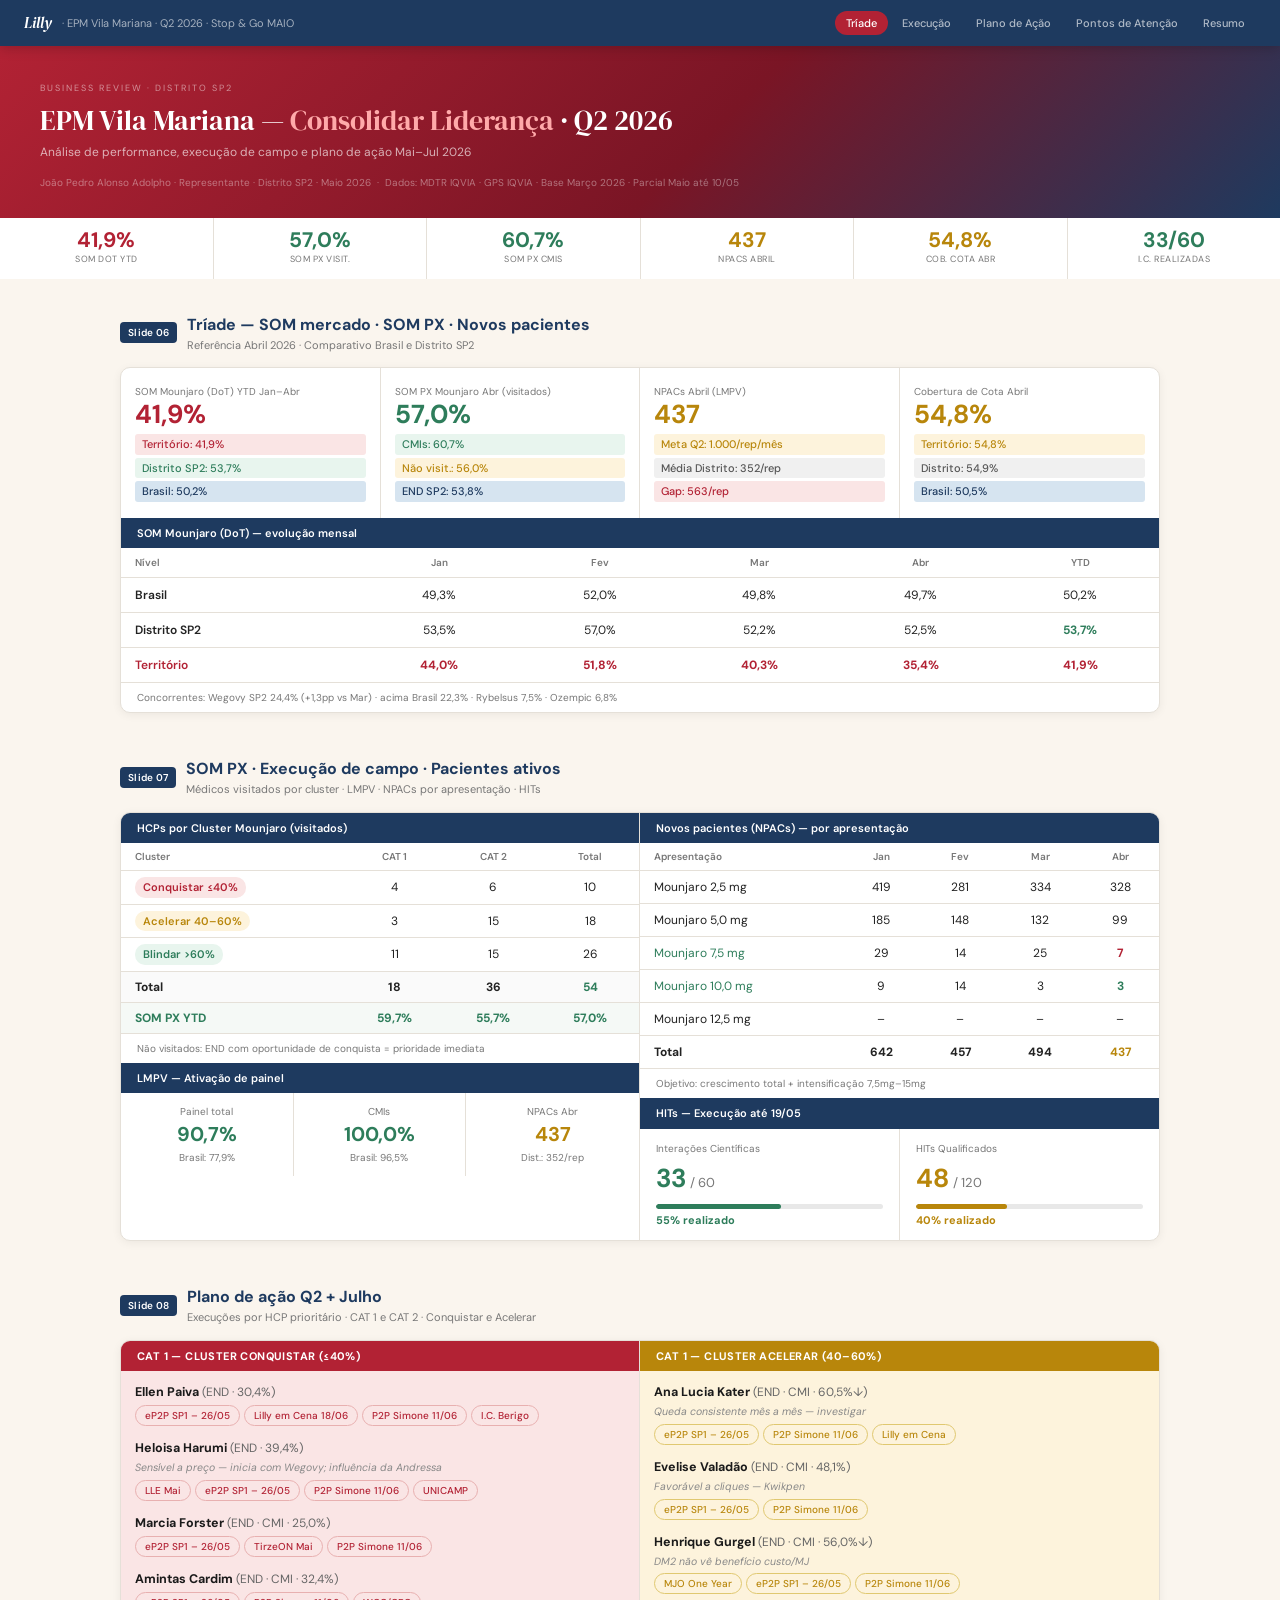
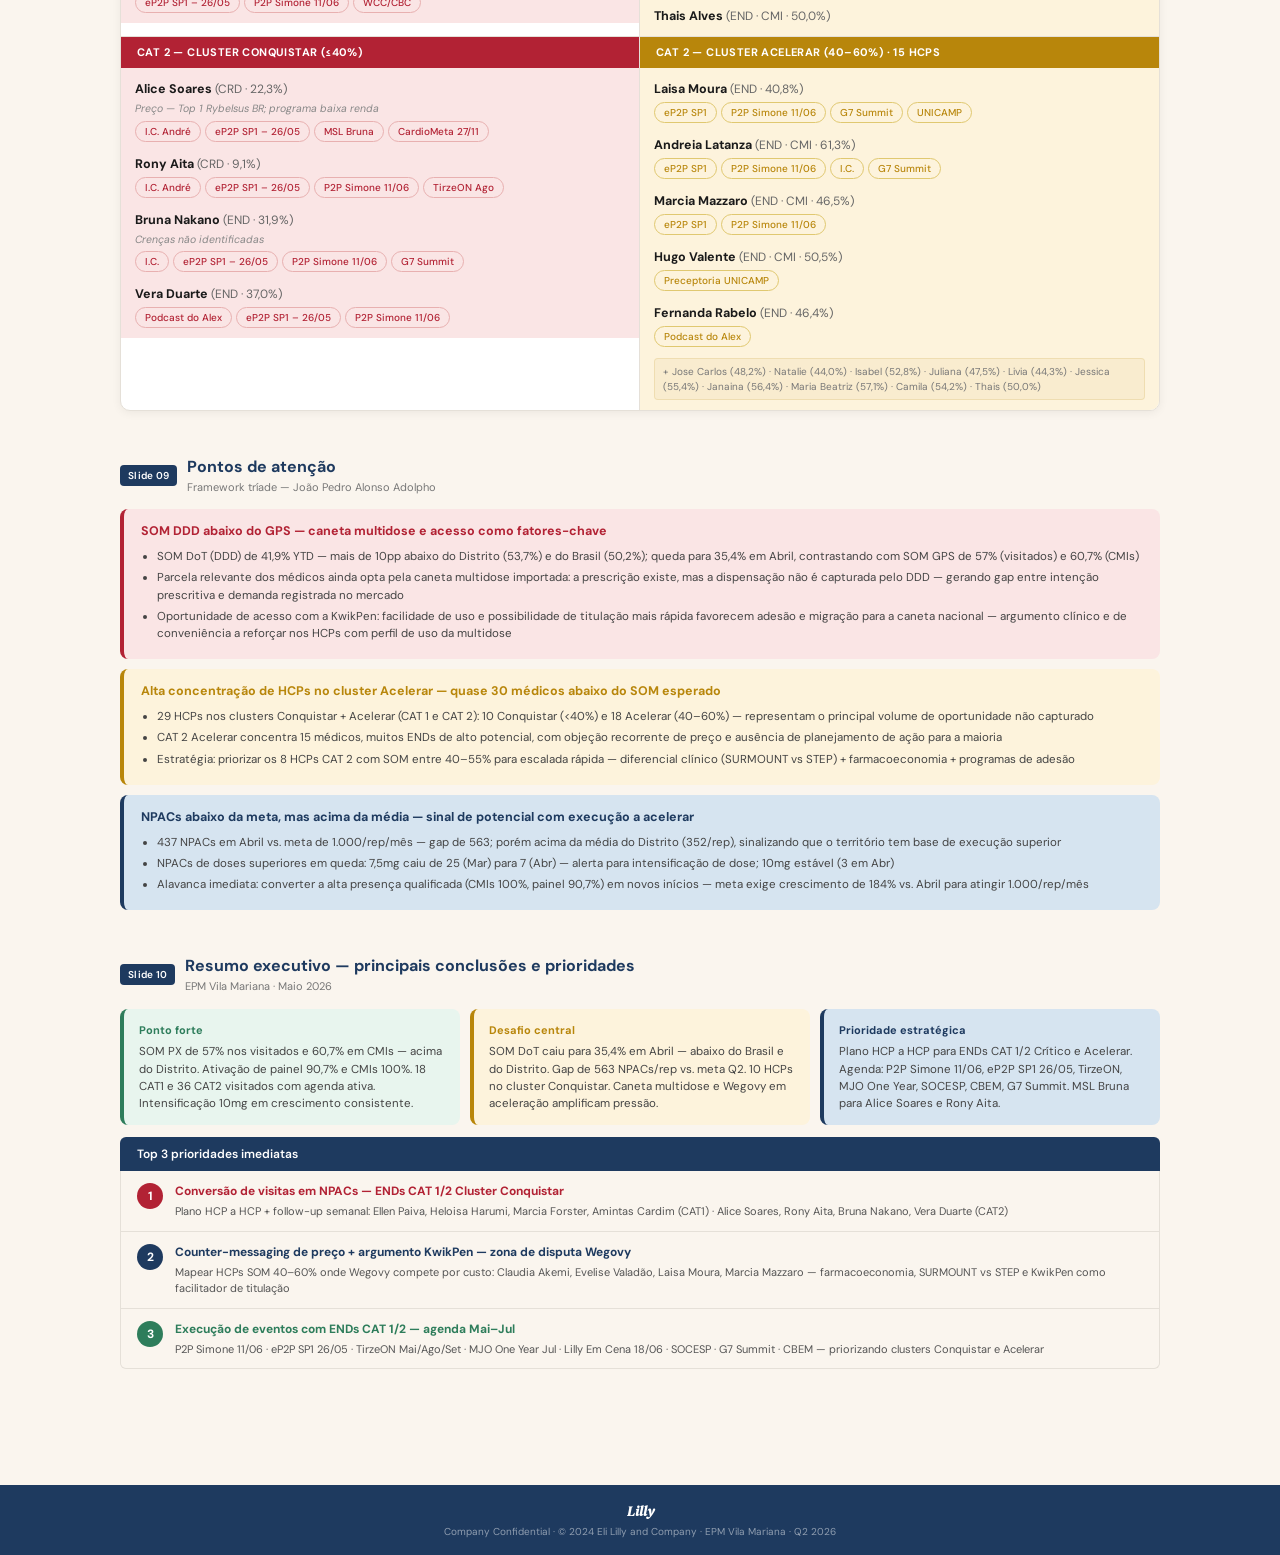
<file: OnePager EPM VilaMariana Q2 2026 - cópia.html>
<!DOCTYPE html>
<html lang="pt-BR">
<head>
  <meta charset="UTF-8">
  <meta name="viewport" content="width=device-width, initial-scale=1.0">
  <title>One Pager — EPM Vila Mariana · Q2 2026</title>
  <link href="https://fonts.googleapis.com/css2?family=DM+Sans:ital,wght@0,300;0,400;0,500;0,600;0,700;1,400&family=DM+Serif+Display:ital@0;1&display=swap" rel="stylesheet">
  <style>
    :root {
      --red:#B22234; --red-lt:#FAE5E5; --red-dk:#7A1525;
      --navy:#1E3A5F; --navy-lt:#D6E4F0;
      --cream:#FAF5EE; --amber:#B8860B; --amber-lt:#FDF3DC;
      --green:#2E7D5B; --green-lt:#E8F5EE;
      --white:#FFFFFF; --gray:#777; --border:#E5E0D8;
    }
    *,*::before,*::after{box-sizing:border-box;margin:0;padding:0}
    body{font-family:'DM Sans',sans-serif;background:var(--cream);color:#222;font-size:14px;line-height:1.5}
    nav{position:sticky;top:0;z-index:50;background:var(--navy);display:flex;align-items:center;gap:10px;padding:0 24px;height:46px;box-shadow:0 2px 12px rgba(0,0,0,.2)}
    .nav-logo{font-family:'DM Serif Display',serif;font-style:italic;color:#fff;font-size:15px}
    .nav-title{color:rgba(255,255,255,.6);font-size:11px;flex:1}
    .nav-links{display:flex;gap:3px}
    .nav-link{color:rgba(255,255,255,.65);font-size:11px;font-weight:500;padding:3px 10px;border-radius:20px;cursor:pointer;border:1px solid transparent;transition:all .15s;text-decoration:none}
    .nav-link:hover,.nav-link.active{background:var(--red);color:#fff}
    .page-header{background:linear-gradient(135deg,var(--red) 0%,var(--red-dk) 55%,var(--navy) 100%);padding:36px 40px 28px;color:#fff}
    .header-eyebrow{font-size:9px;letter-spacing:2px;text-transform:uppercase;color:rgba(255,255,255,.5);margin-bottom:8px}
    .header-title{font-family:'DM Serif Display',serif;font-size:28px;line-height:1.2;margin-bottom:6px}
    .header-title em{color:#FFAAAA;font-style:normal}
    .header-sub{font-size:12px;color:rgba(255,255,255,.65);margin-bottom:14px}
    .header-meta{font-size:10px;color:rgba(255,255,255,.4)}
    .kpi-bar{background:var(--white);display:flex;border-bottom:2px solid var(--cream);overflow-x:auto}
    .kpi-item{flex:1;min-width:110px;padding:12px 14px;text-align:center;border-right:1px solid var(--border)}
    .kpi-item:last-child{border-right:none}
    .kpi-val{font-size:21px;font-weight:700;line-height:1}
    .kpi-lbl{font-size:9px;text-transform:uppercase;letter-spacing:.5px;color:var(--gray);margin-top:2px}
    .c-red{color:var(--red)} .c-green{color:var(--green)} .c-amber{color:var(--amber)} .c-navy{color:var(--navy)}
    .wrapper{max-width:1080px;margin:0 auto;padding:32px 20px 72px}
    .section{margin-bottom:44px;scroll-margin-top:58px}
    .section-head{display:flex;align-items:center;gap:10px;margin-bottom:14px}
    .section-badge{background:var(--navy);color:#fff;font-size:10px;font-weight:600;letter-spacing:.3px;padding:3px 8px;border-radius:4px;white-space:nowrap}
    .section-title{font-size:16px;font-weight:700;color:var(--navy)}
    .section-sub{font-size:11px;color:var(--gray)}
    .card{background:var(--white);border:1px solid var(--border);border-radius:10px;box-shadow:0 2px 10px rgba(0,0,0,.06);overflow:hidden}

    /* TRÍADE */
    .triade-grid{display:grid;grid-template-columns:repeat(4,1fr)}
    .triade-kpi{padding:16px 14px;border-right:1px solid var(--border)}
    .triade-kpi:last-child{border-right:none}
    .triade-kpi-lbl{font-size:10px;color:var(--gray);margin-bottom:2px}
    .triade-kpi-val{font-size:26px;font-weight:700;line-height:1;margin-bottom:7px}
    .triade-lines{display:flex;flex-direction:column;gap:3px}
    .tl{font-size:11px;padding:2px 7px;border-radius:3px;font-weight:500}
    .subhdr{background:var(--navy);color:#fff;padding:7px 16px;font-size:11px;font-weight:600}
    .triade-tbl{width:100%;border-collapse:collapse}
    .triade-tbl th{font-size:10px;color:var(--gray);font-weight:600;padding:7px 14px;border-bottom:1px solid var(--border);text-align:center}
    .triade-tbl th:first-child{text-align:left}
    .triade-tbl td{padding:8px 14px;border-bottom:1px solid var(--border);font-size:12px;text-align:center}
    .triade-tbl td:first-child{text-align:left;font-weight:600}
    .triade-tbl tr:last-child td{border-bottom:none}
    .tr-terr td{color:var(--red);font-weight:700}
    .note{padding:7px 16px;font-size:10px;color:var(--gray);border-top:1px solid var(--border)}

    /* EXECUÇÃO */
    .two-col{display:grid;grid-template-columns:1fr 1fr}
    .col-left{border-right:1px solid var(--border)}
    .cl-tbl{width:100%;border-collapse:collapse}
    .cl-tbl th{font-size:10px;color:var(--gray);font-weight:600;padding:6px 14px;border-bottom:1px solid var(--border);text-align:center}
    .cl-tbl th:first-child{text-align:left}
    .cl-tbl td{padding:6px 14px;font-size:12px;text-align:center;border-bottom:1px solid var(--border)}
    .cl-tbl td:first-child{text-align:left}
    .cl-tbl tr.tot td{font-weight:700;background:#FAFAFA}
    .cl-tbl tr.som td{font-weight:700;color:var(--green);background:#F5F9F6}
    .cl-tbl tr:last-child td{border-bottom:none}
    .cl-badge{display:inline-block;padding:2px 8px;border-radius:10px;font-size:11px;font-weight:600}
    .cb-c{background:var(--red-lt);color:var(--red)}
    .cb-a{background:var(--amber-lt);color:var(--amber)}
    .cb-b{background:var(--green-lt);color:var(--green)}
    .lmpv-row{display:grid;grid-template-columns:repeat(3,1fr)}
    .lmpv-cell{padding:11px 14px;text-align:center;border-right:1px solid var(--border)}
    .lmpv-cell:last-child{border-right:none}
    .lmpv-lbl{font-size:10px;color:var(--gray)}
    .lmpv-val{font-size:20px;font-weight:700}
    .lmpv-sub{font-size:10px;color:var(--gray);margin-top:1px}
    .npac-tbl{width:100%;border-collapse:collapse}
    .npac-tbl th{font-size:10px;color:var(--gray);font-weight:600;padding:6px 14px;border-bottom:1px solid var(--border);text-align:center}
    .npac-tbl th:first-child{text-align:left}
    .npac-tbl td{padding:7px 14px;font-size:12px;text-align:center;border-bottom:1px solid var(--border)}
    .npac-tbl td:first-child{text-align:left}
    .npac-tbl tr:last-child td{border-bottom:none;font-weight:700}
    .hits-row{display:grid;grid-template-columns:1fr 1fr}
    .hits-cell{padding:12px 16px;border-right:1px solid var(--border)}
    .hits-cell:last-child{border-right:none}
    .hits-lbl{font-size:10px;color:var(--gray);margin-bottom:3px}
    .hits-nums{display:flex;align-items:baseline;gap:4px;margin-bottom:6px}
    .hits-n{font-size:26px;font-weight:700}
    .hits-d{font-size:13px;color:var(--gray)}
    .prog{height:5px;background:#E8E8E8;border-radius:3px;overflow:hidden;margin-bottom:3px}
    .prog-fill{height:100%;border-radius:3px}
    .hits-pct{font-size:11px;font-weight:700}

    /* PLANO DE AÇÃO — PILLS */
    .plano-grid{display:grid;grid-template-columns:1fr 1fr}
    .plano-col{border-right:1px solid var(--border)}
    .plano-col:last-child{border-right:none}
    .plano-bot{border-top:1px solid var(--border)}
    .plano-hdr{padding:7px 16px;font-size:11px;font-weight:700;letter-spacing:.4px;text-transform:uppercase;color:#fff}
    .ph-red{background:var(--red)} .ph-amber{background:var(--amber)}
    .plano-body{padding:10px 14px;min-height:170px}
    .pb-red{background:var(--red-lt)} .pb-amber{background:var(--amber-lt)}
    .hcp{margin-bottom:11px}
    .hcp:last-child{margin-bottom:0}
    .hcp-n{font-size:12.5px;font-weight:700;color:#1A1A1A}
    .hcp-s{font-size:12px;color:#666}
    .hcp-obj{font-size:10.5px;color:#888;font-style:italic;margin:2px 0 4px}
    .pills{display:flex;flex-wrap:wrap;gap:4px;margin-top:3px}
    .pill{display:inline-block;font-size:10px;font-weight:500;padding:2px 9px;border-radius:12px;white-space:nowrap;border:1px solid}
    .pr{background:var(--red-lt);color:var(--red);border-color:#E8B0B0}
    .pa{background:var(--amber-lt);color:var(--amber);border-color:#E0C870}
    .pn{background:var(--navy-lt);color:var(--navy);border-color:#A8C4DC}
    .pg{background:var(--green-lt);color:var(--green);border-color:#90C8A8}
    .hcp-more{font-size:10px;color:#777;padding:5px 8px;background:rgba(184,134,11,.06);border-radius:4px;margin-top:3px;border:1px solid rgba(184,134,11,.15)}

    /* PONTOS */
    .ponto{border-radius:8px;padding:13px 17px;margin-bottom:10px;border-left:4px solid}
    .ponto:last-child{margin-bottom:0}
    .pt-r{background:var(--red-lt);border-color:var(--red)}
    .pt-a{background:var(--amber-lt);border-color:var(--amber)}
    .pt-b{background:var(--navy-lt);border-color:var(--navy)}
    .ponto-t{font-size:12.5px;font-weight:700;margin-bottom:7px}
    .pt-r .ponto-t{color:var(--red)} .pt-a .ponto-t{color:var(--amber)} .pt-b .ponto-t{color:var(--navy)}
    .ponto ul{padding-left:16px}
    .ponto li{font-size:11.5px;color:#444;margin-bottom:4px;line-height:1.5}

    /* RESUMO */
    .exec-3{display:grid;grid-template-columns:repeat(3,1fr);gap:10px;margin-bottom:12px}
    .ec{border-radius:8px;padding:13px 15px;border-left:4px solid}
    .ec-g{background:var(--green-lt);border-color:var(--green)}
    .ec-a{background:var(--amber-lt);border-color:var(--amber)}
    .ec-n{background:var(--navy-lt);border-color:var(--navy)}
    .ec-t{font-size:11px;font-weight:700;margin-bottom:5px}
    .ec-g .ec-t{color:var(--green)} .ec-a .ec-t{color:var(--amber)} .ec-n .ec-t{color:var(--navy)}
    .ec-p{font-size:11.5px;color:#444;line-height:1.5}
    .top3-hdr{background:var(--navy);color:#fff;padding:8px 17px;font-size:12px;font-weight:600;border-radius:6px 6px 0 0}
    .top3{border:1px solid var(--border);border-top:none;border-radius:0 0 6px 6px;overflow:hidden}
    .t3i{display:flex;align-items:flex-start;gap:12px;padding:11px 16px;border-bottom:1px solid var(--border)}
    .t3i:last-child{border-bottom:none}
    .t3n{width:26px;height:26px;border-radius:50%;display:flex;align-items:center;justify-content:center;font-size:12px;font-weight:700;color:#fff;flex-shrink:0;margin-top:1px}
    .n1{background:var(--red)} .n2{background:var(--navy)} .n3{background:var(--green)}
    .t3t{font-size:12px;font-weight:700;margin-bottom:3px}
    .t3d{font-size:11px;color:#555;line-height:1.5}
    footer{background:var(--navy);color:rgba(255,255,255,.5);text-align:center;padding:16px;font-size:10px}
    footer strong{font-family:'DM Serif Display',serif;font-style:italic;color:#fff;font-size:14px;display:block;margin-bottom:2px}
    @media(max-width:700px){
      .triade-grid,.two-col,.plano-grid,.exec-3,.hits-row,.lmpv-row{grid-template-columns:1fr}
      .col-left,.plano-col{border-right:none;border-bottom:1px solid var(--border)}
      .nav-links{display:none}
    }
  </style>
</head>
<body>

<nav>
  <span class="nav-logo">Lilly</span>
  <span class="nav-title">· EPM Vila Mariana · Q2 2026 · Stop &amp; Go MAIO</span>
  <div class="nav-links">
    <a class="nav-link" href="#triade">Tríade</a>
    <a class="nav-link" href="#execucao">Execução</a>
    <a class="nav-link" href="#plano">Plano de Ação</a>
    <a class="nav-link" href="#pontos">Pontos de Atenção</a>
    <a class="nav-link" href="#resumo">Resumo</a>
  </div>
</nav>

<div class="page-header">
  <div class="header-eyebrow">Business Review · Distrito SP2</div>
  <div class="header-title">EPM Vila Mariana — <em>Consolidar Liderança</em> · Q2 2026</div>
  <div class="header-sub">Análise de performance, execução de campo e plano de ação Mai–Jul 2026</div>
  <div class="header-meta">João Pedro Alonso Adolpho · Representante · Distrito SP2 · Maio 2026 &nbsp;·&nbsp; Dados: MDTR IQVIA · GPS IQVIA · Base Março 2026 · Parcial Maio até 10/05</div>
</div>

<div class="kpi-bar">
  <div class="kpi-item"><div class="kpi-val c-red">41,9%</div><div class="kpi-lbl">SOM DoT YTD</div></div>
  <div class="kpi-item"><div class="kpi-val c-green">57,0%</div><div class="kpi-lbl">SOM PX Visit.</div></div>
  <div class="kpi-item"><div class="kpi-val c-green">60,7%</div><div class="kpi-lbl">SOM PX CMIs</div></div>
  <div class="kpi-item"><div class="kpi-val c-amber">437</div><div class="kpi-lbl">NPACs Abril</div></div>
  <div class="kpi-item"><div class="kpi-val c-amber">54,8%</div><div class="kpi-lbl">Cob. Cota Abr</div></div>
  <div class="kpi-item"><div class="kpi-val c-green">33/60</div><div class="kpi-lbl">I.C. Realizadas</div></div>
</div>

<div class="wrapper">

  <!-- TRÍADE -->
  <section class="section" id="triade">
    <div class="section-head">
      <span class="section-badge">Slide 06</span>
      <div><div class="section-title">Tríade — SOM mercado · SOM PX · Novos pacientes</div><div class="section-sub">Referência Abril 2026 · Comparativo Brasil e Distrito SP2</div></div>
    </div>
    <div class="card">
      <div class="triade-grid">
        <div class="triade-kpi">
          <div class="triade-kpi-lbl">SOM Mounjaro (DoT) YTD Jan–Abr</div>
          <div class="triade-kpi-val c-red">41,9%</div>
          <div class="triade-lines">
            <span class="tl" style="background:var(--red-lt);color:var(--red)">Território: 41,9%</span>
            <span class="tl" style="background:var(--green-lt);color:var(--green)">Distrito SP2: 53,7%</span>
            <span class="tl" style="background:var(--navy-lt);color:var(--navy)">Brasil: 50,2%</span>
          </div>
        </div>
        <div class="triade-kpi" style="border-right:1px solid var(--border)">
          <div class="triade-kpi-lbl">SOM PX Mounjaro Abr (visitados)</div>
          <div class="triade-kpi-val c-green">57,0%</div>
          <div class="triade-lines">
            <span class="tl" style="background:var(--green-lt);color:var(--green)">CMIs: 60,7%</span>
            <span class="tl" style="background:var(--amber-lt);color:var(--amber)">Não visit.: 56,0%</span>
            <span class="tl" style="background:var(--navy-lt);color:var(--navy)">END SP2: 53,8%</span>
          </div>
        </div>
        <div class="triade-kpi" style="border-right:1px solid var(--border)">
          <div class="triade-kpi-lbl">NPACs Abril (LMPV)</div>
          <div class="triade-kpi-val c-amber">437</div>
          <div class="triade-lines">
            <span class="tl" style="background:var(--amber-lt);color:var(--amber)">Meta Q2: 1.000/rep/mês</span>
            <span class="tl" style="background:#F0F0F0;color:#555">Média Distrito: 352/rep</span>
            <span class="tl" style="background:var(--red-lt);color:var(--red)">Gap: 563/rep</span>
          </div>
        </div>
        <div class="triade-kpi">
          <div class="triade-kpi-lbl">Cobertura de Cota Abril</div>
          <div class="triade-kpi-val c-amber">54,8%</div>
          <div class="triade-lines">
            <span class="tl" style="background:var(--amber-lt);color:var(--amber)">Território: 54,8%</span>
            <span class="tl" style="background:#F0F0F0;color:#555">Distrito: 54,9%</span>
            <span class="tl" style="background:var(--navy-lt);color:var(--navy)">Brasil: 50,5%</span>
          </div>
        </div>
      </div>
      <div class="subhdr">SOM Mounjaro (DoT) — evolução mensal</div>
      <table class="triade-tbl">
        <thead><tr><th>Nível</th><th>Jan</th><th>Fev</th><th>Mar</th><th>Abr</th><th>YTD</th></tr></thead>
        <tbody>
          <tr><td>Brasil</td><td>49,3%</td><td>52,0%</td><td>49,8%</td><td>49,7%</td><td>50,2%</td></tr>
          <tr><td>Distrito SP2</td><td>53,5%</td><td>57,0%</td><td>52,2%</td><td>52,5%</td><td style="color:var(--green);font-weight:700">53,7%</td></tr>
          <tr class="tr-terr"><td>Território</td><td>44,0%</td><td>51,8%</td><td>40,3%</td><td>35,4%</td><td>41,9%</td></tr>
        </tbody>
      </table>
      <div class="note">Concorrentes: Wegovy SP2 24,4% (+1,3pp vs Mar) · acima Brasil 22,3% · Rybelsus 7,5% · Ozempic 6,8%</div>
    </div>
  </section>

  <!-- EXECUÇÃO -->
  <section class="section" id="execucao">
    <div class="section-head">
      <span class="section-badge">Slide 07</span>
      <div><div class="section-title">SOM PX · Execução de campo · Pacientes ativos</div><div class="section-sub">Médicos visitados por cluster · LMPV · NPACs por apresentação · HITs</div></div>
    </div>
    <div class="card">
      <div class="two-col">
        <div class="col-left">
          <div class="subhdr">HCPs por Cluster Mounjaro (visitados)</div>
          <table class="cl-tbl">
            <thead><tr><th>Cluster</th><th>CAT 1</th><th>CAT 2</th><th>Total</th></tr></thead>
            <tbody>
              <tr><td><span class="cl-badge cb-c">Conquistar ≤40%</span></td><td>4</td><td>6</td><td>10</td></tr>
              <tr><td><span class="cl-badge cb-a">Acelerar 40–60%</span></td><td>3</td><td>15</td><td>18</td></tr>
              <tr><td><span class="cl-badge cb-b">Blindar &gt;60%</span></td><td>11</td><td>15</td><td>26</td></tr>
              <tr class="tot"><td>Total</td><td>18</td><td>36</td><td style="color:var(--green)">54</td></tr>
              <tr class="som"><td>SOM PX YTD</td><td>59,7%</td><td>55,7%</td><td>57,0%</td></tr>
            </tbody>
          </table>
          <div class="note">Não visitados: END com oportunidade de conquista = prioridade imediata</div>
          <div class="subhdr">LMPV — Ativação de painel</div>
          <div class="lmpv-row">
            <div class="lmpv-cell"><div class="lmpv-lbl">Painel total</div><div class="lmpv-val c-green">90,7%</div><div class="lmpv-sub">Brasil: 77,9%</div></div>
            <div class="lmpv-cell"><div class="lmpv-lbl">CMIs</div><div class="lmpv-val c-green">100,0%</div><div class="lmpv-sub">Brasil: 96,5%</div></div>
            <div class="lmpv-cell"><div class="lmpv-lbl">NPACs Abr</div><div class="lmpv-val c-amber">437</div><div class="lmpv-sub">Dist.: 352/rep</div></div>
          </div>
        </div>
        <div>
          <div class="subhdr">Novos pacientes (NPACs) — por apresentação</div>
          <table class="npac-tbl">
            <thead><tr><th>Apresentação</th><th>Jan</th><th>Fev</th><th>Mar</th><th>Abr</th></tr></thead>
            <tbody>
              <tr><td>Mounjaro 2,5 mg</td><td>419</td><td>281</td><td>334</td><td>328</td></tr>
              <tr><td>Mounjaro 5,0 mg</td><td>185</td><td>148</td><td>132</td><td>99</td></tr>
              <tr><td style="color:var(--green)">Mounjaro 7,5 mg</td><td>29</td><td>14</td><td>25</td><td style="color:var(--red);font-weight:700">7</td></tr>
              <tr><td style="color:var(--green)">Mounjaro 10,0 mg</td><td>9</td><td>14</td><td>3</td><td style="color:var(--green);font-weight:700">3</td></tr>
              <tr><td>Mounjaro 12,5 mg</td><td>–</td><td>–</td><td>–</td><td>–</td></tr>
              <tr><td>Total</td><td>642</td><td>457</td><td>494</td><td style="color:var(--amber)">437</td></tr>
            </tbody>
          </table>
          <div class="note">Objetivo: crescimento total + intensificação 7,5mg–15mg</div>
          <div class="subhdr">HITs — Execução até 19/05</div>
          <div class="hits-row">
            <div class="hits-cell">
              <div class="hits-lbl">Interações Científicas</div>
              <div class="hits-nums"><span class="hits-n c-green">33</span><span class="hits-d">/ 60</span></div>
              <div class="prog"><div class="prog-fill" style="width:55%;background:var(--green)"></div></div>
              <div class="hits-pct c-green">55% realizado</div>
            </div>
            <div class="hits-cell">
              <div class="hits-lbl">HITs Qualificados</div>
              <div class="hits-nums"><span class="hits-n c-amber">48</span><span class="hits-d">/ 120</span></div>
              <div class="prog"><div class="prog-fill" style="width:40%;background:var(--amber)"></div></div>
              <div class="hits-pct c-amber">40% realizado</div>
            </div>
          </div>
        </div>
      </div>
    </div>
  </section>

  <!-- PLANO DE AÇÃO -->
  <section class="section" id="plano">
    <div class="section-head">
      <span class="section-badge">Slide 08</span>
      <div><div class="section-title">Plano de ação Q2 + Julho</div><div class="section-sub">Execuções por HCP prioritário · CAT 1 e CAT 2 · Conquistar e Acelerar</div></div>
    </div>
    <div class="card">
      <div class="plano-grid">
        <div class="plano-col">
          <div class="plano-hdr ph-red">CAT 1 — Cluster Conquistar (≤40%)</div>
          <div class="plano-body pb-red">
            <div class="hcp"><span class="hcp-n">Ellen Paiva</span><span class="hcp-s"> (END · 30,4%)</span><div class="pills"><span class="pill pr">eP2P SP1 – 26/05</span><span class="pill pr">Lilly em Cena 18/06</span><span class="pill pr">P2P Simone 11/06</span><span class="pill pr">I.C. Berigo</span></div></div>
            <div class="hcp"><span class="hcp-n">Heloisa Harumi</span><span class="hcp-s"> (END · 39,4%)</span><div class="hcp-obj">Sensível a preço — inicia com Wegovy; influência da Andressa</div><div class="pills"><span class="pill pr">LLE Mai</span><span class="pill pr">eP2P SP1 – 26/05</span><span class="pill pr">P2P Simone 11/06</span><span class="pill pr">UNICAMP</span></div></div>
            <div class="hcp"><span class="hcp-n">Marcia Forster</span><span class="hcp-s"> (END · CMI · 25,0%)</span><div class="pills"><span class="pill pr">eP2P SP1 – 26/05</span><span class="pill pr">TirzeON Mai</span><span class="pill pr">P2P Simone 11/06</span></div></div>
            <div class="hcp"><span class="hcp-n">Amintas Cardim</span><span class="hcp-s"> (END · CMI · 32,4%)</span><div class="pills"><span class="pill pr">eP2P SP1 – 26/05</span><span class="pill pr">P2P Simone 11/06</span><span class="pill pr">WCC/CBC</span></div></div>
          </div>
        </div>
        <div class="plano-col">
          <div class="plano-hdr ph-amber">CAT 1 — Cluster Acelerar (40–60%)</div>
          <div class="plano-body pb-amber">
            <div class="hcp"><span class="hcp-n">Ana Lucia Kater</span><span class="hcp-s"> (END · CMI · 60,5%↓)</span><div class="hcp-obj">Queda consistente mês a mês — investigar</div><div class="pills"><span class="pill pa">eP2P SP1 – 26/05</span><span class="pill pa">P2P Simone 11/06</span><span class="pill pa">Lilly em Cena</span></div></div>
            <div class="hcp"><span class="hcp-n">Evelise Valadão</span><span class="hcp-s"> (END · CMI · 48,1%)</span><div class="hcp-obj">Favorável a cliques — Kwikpen</div><div class="pills"><span class="pill pa">eP2P SP1 – 26/05</span><span class="pill pa">P2P Simone 11/06</span></div></div>
            <div class="hcp"><span class="hcp-n">Henrique Gurgel</span><span class="hcp-s"> (END · CMI · 56,0%↓)</span><div class="hcp-obj">DM2 não vê benefício custo/MJ</div><div class="pills"><span class="pill pa">MJO One Year</span><span class="pill pa">eP2P SP1 – 26/05</span><span class="pill pa">P2P Simone 11/06</span></div></div>
            <div class="hcp"><span class="hcp-n">Thais Alves</span><span class="hcp-s"> (END · CMI · 50,0%)</span></div>
          </div>
        </div>
      </div>
      <div class="plano-grid plano-bot">
        <div class="plano-col">
          <div class="plano-hdr ph-red">CAT 2 — Cluster Conquistar (≤40%)</div>
          <div class="plano-body pb-red">
            <div class="hcp"><span class="hcp-n">Alice Soares</span><span class="hcp-s"> (CRD · 22,3%)</span><div class="hcp-obj">Preço — Top 1 Rybelsus BR; programa baixa renda</div><div class="pills"><span class="pill pr">I.C. André</span><span class="pill pr">eP2P SP1 – 26/05</span><span class="pill pr">MSL Bruna</span><span class="pill pr">CardioMeta 27/11</span></div></div>
            <div class="hcp"><span class="hcp-n">Rony Aita</span><span class="hcp-s"> (CRD · 9,1%)</span><div class="pills"><span class="pill pr">I.C. André</span><span class="pill pr">eP2P SP1 – 26/05</span><span class="pill pr">P2P Simone 11/06</span><span class="pill pr">TirzeON Ago</span></div></div>
            <div class="hcp"><span class="hcp-n">Bruna Nakano</span><span class="hcp-s"> (END · 31,9%)</span><div class="hcp-obj">Crenças não identificadas</div><div class="pills"><span class="pill pr">I.C.</span><span class="pill pr">eP2P SP1 – 26/05</span><span class="pill pr">P2P Simone 11/06</span><span class="pill pr">G7 Summit</span></div></div>
            <div class="hcp"><span class="hcp-n">Vera Duarte</span><span class="hcp-s"> (END · 37,0%)</span><div class="pills"><span class="pill pr">Podcast do Alex</span><span class="pill pr">eP2P SP1 – 26/05</span><span class="pill pr">P2P Simone 11/06</span></div></div>
          </div>
        </div>
        <div class="plano-col">
          <div class="plano-hdr ph-amber">CAT 2 — Cluster Acelerar (40–60%) · 15 HCPs</div>
          <div class="plano-body pb-amber">
            <div class="hcp"><span class="hcp-n">Laisa Moura</span><span class="hcp-s"> (END · 40,8%)</span><div class="pills"><span class="pill pa">eP2P SP1</span><span class="pill pa">P2P Simone 11/06</span><span class="pill pa">G7 Summit</span><span class="pill pa">UNICAMP</span></div></div>
            <div class="hcp"><span class="hcp-n">Andreia Latanza</span><span class="hcp-s"> (END · CMI · 61,3%)</span><div class="pills"><span class="pill pa">eP2P SP1</span><span class="pill pa">P2P Simone 11/06</span><span class="pill pa">I.C.</span><span class="pill pa">G7 Summit</span></div></div>
            <div class="hcp"><span class="hcp-n">Marcia Mazzaro</span><span class="hcp-s"> (END · CMI · 46,5%)</span><div class="pills"><span class="pill pa">eP2P SP1</span><span class="pill pa">P2P Simone 11/06</span></div></div>
            <div class="hcp"><span class="hcp-n">Hugo Valente</span><span class="hcp-s"> (END · CMI · 50,5%)</span><div class="pills"><span class="pill pa">Preceptoria UNICAMP</span></div></div>
            <div class="hcp"><span class="hcp-n">Fernanda Rabelo</span><span class="hcp-s"> (END · 46,4%)</span><div class="pills"><span class="pill pa">Podcast do Alex</span></div></div>
            <div class="hcp-more">+ Jose Carlos (48,2%) · Natalie (44,0%) · Isabel (52,8%) · Juliana (47,5%) · Livia (44,3%) · Jessica (55,4%) · Janaina (56,4%) · Maria Beatriz (57,1%) · Camila (54,2%) · Thais (50,0%)</div>
          </div>
        </div>
      </div>
    </div>
  </section>

  <!-- PONTOS DE ATENÇÃO -->
  <section class="section" id="pontos">
    <div class="section-head">
      <span class="section-badge">Slide 09</span>
      <div><div class="section-title">Pontos de atenção</div><div class="section-sub">Framework tríade — João Pedro Alonso Adolpho</div></div>
    </div>
    <div class="ponto pt-r">
      <div class="ponto-t">SOM DDD abaixo do GPS — caneta multidose e acesso como fatores-chave</div>
      <ul>
        <li>SOM DoT (DDD) de 41,9% YTD — mais de 10pp abaixo do Distrito (53,7%) e do Brasil (50,2%); queda para 35,4% em Abril, contrastando com SOM GPS de 57% (visitados) e 60,7% (CMIs)</li>
        <li>Parcela relevante dos médicos ainda opta pela caneta multidose importada: a prescrição existe, mas a dispensação não é capturada pelo DDD — gerando gap entre intenção prescritiva e demanda registrada no mercado</li>
        <li>Oportunidade de acesso com a KwikPen: facilidade de uso e possibilidade de titulação mais rápida favorecem adesão e migração para a caneta nacional — argumento clínico e de conveniência a reforçar nos HCPs com perfil de uso da multidose</li>
      </ul>
    </div>
    <div class="ponto pt-a">
      <div class="ponto-t">Alta concentração de HCPs no cluster Acelerar — quase 30 médicos abaixo do SOM esperado</div>
      <ul>
        <li>29 HCPs nos clusters Conquistar + Acelerar (CAT 1 e CAT 2): 10 Conquistar (&lt;40%) e 18 Acelerar (40–60%) — representam o principal volume de oportunidade não capturado</li>
        <li>CAT 2 Acelerar concentra 15 médicos, muitos ENDs de alto potencial, com objeção recorrente de preço e ausência de planejamento de ação para a maioria</li>
        <li>Estratégia: priorizar os 8 HCPs CAT 2 com SOM entre 40–55% para escalada rápida — diferencial clínico (SURMOUNT vs STEP) + farmacoeconomia + programas de adesão</li>
      </ul>
    </div>
    <div class="ponto pt-b">
      <div class="ponto-t">NPACs abaixo da meta, mas acima da média — sinal de potencial com execução a acelerar</div>
      <ul>
        <li>437 NPACs em Abril vs. meta de 1.000/rep/mês — gap de 563; porém acima da média do Distrito (352/rep), sinalizando que o território tem base de execução superior</li>
        <li>NPACs de doses superiores em queda: 7,5mg caiu de 25 (Mar) para 7 (Abr) — alerta para intensificação de dose; 10mg estável (3 em Abr)</li>
        <li>Alavanca imediata: converter a alta presença qualificada (CMIs 100%, painel 90,7%) em novos inícios — meta exige crescimento de 184% vs. Abril para atingir 1.000/rep/mês</li>
      </ul>
    </div>
  </section>

  <!-- RESUMO EXECUTIVO -->
  <section class="section" id="resumo">
    <div class="section-head">
      <span class="section-badge">Slide 10</span>
      <div><div class="section-title">Resumo executivo — principais conclusões e prioridades</div><div class="section-sub">EPM Vila Mariana · Maio 2026</div></div>
    </div>
    <div class="exec-3">
      <div class="ec ec-g"><div class="ec-t">Ponto forte</div><div class="ec-p">SOM PX de 57% nos visitados e 60,7% em CMIs — acima do Distrito. Ativação de painel 90,7% e CMIs 100%. 18 CAT1 e 36 CAT2 visitados com agenda ativa. Intensificação 10mg em crescimento consistente.</div></div>
      <div class="ec ec-a"><div class="ec-t">Desafio central</div><div class="ec-p">SOM DoT caiu para 35,4% em Abril — abaixo do Brasil e do Distrito. Gap de 563 NPACs/rep vs. meta Q2. 10 HCPs no cluster Conquistar. Caneta multidose e Wegovy em aceleração amplificam pressão.</div></div>
      <div class="ec ec-n"><div class="ec-t">Prioridade estratégica</div><div class="ec-p">Plano HCP a HCP para ENDs CAT 1/2 Crítico e Acelerar. Agenda: P2P Simone 11/06, eP2P SP1 26/05, TirzeON, MJO One Year, SOCESP, CBEM, G7 Summit. MSL Bruna para Alice Soares e Rony Aita.</div></div>
    </div>
    <div class="top3-hdr">Top 3 prioridades imediatas</div>
    <div class="top3">
      <div class="t3i">
        <div class="t3n n1">1</div>
        <div><div class="t3t" style="color:var(--red)">Conversão de visitas em NPACs — ENDs CAT 1/2 Cluster Conquistar</div><div class="t3d">Plano HCP a HCP + follow-up semanal: Ellen Paiva, Heloisa Harumi, Marcia Forster, Amintas Cardim (CAT1) · Alice Soares, Rony Aita, Bruna Nakano, Vera Duarte (CAT2)</div></div>
      </div>
      <div class="t3i">
        <div class="t3n n2">2</div>
        <div><div class="t3t" style="color:var(--navy)">Counter-messaging de preço + argumento KwikPen — zona de disputa Wegovy</div><div class="t3d">Mapear HCPs SOM 40–60% onde Wegovy compete por custo: Claudia Akemi, Evelise Valadão, Laisa Moura, Marcia Mazzaro — farmacoeconomia, SURMOUNT vs STEP e KwikPen como facilitador de titulação</div></div>
      </div>
      <div class="t3i">
        <div class="t3n n3">3</div>
        <div><div class="t3t" style="color:var(--green)">Execução de eventos com ENDs CAT 1/2 — agenda Mai–Jul</div><div class="t3d">P2P Simone 11/06 · eP2P SP1 26/05 · TirzeON Mai/Ago/Set · MJO One Year Jul · Lilly Em Cena 18/06 · SOCESP · G7 Summit · CBEM — priorizando clusters Conquistar e Acelerar</div></div>
      </div>
    </div>
  </section>

</div>

<footer>
  <strong>Lilly</strong>
  Company Confidential · © 2024 Eli Lilly and Company · EPM Vila Mariana · Q2 2026
</footer>

<script>
  const links = document.querySelectorAll('.nav-link');
  const secs = document.querySelectorAll('.section');
  window.addEventListener('scroll', () => {
    let cur = 0;
    secs.forEach((s,i) => { if(window.scrollY >= s.offsetTop - 70) cur = i; });
    links.forEach((l,i) => l.classList.toggle('active', i === cur));
  });
</script>
</body>
</html>
</file>
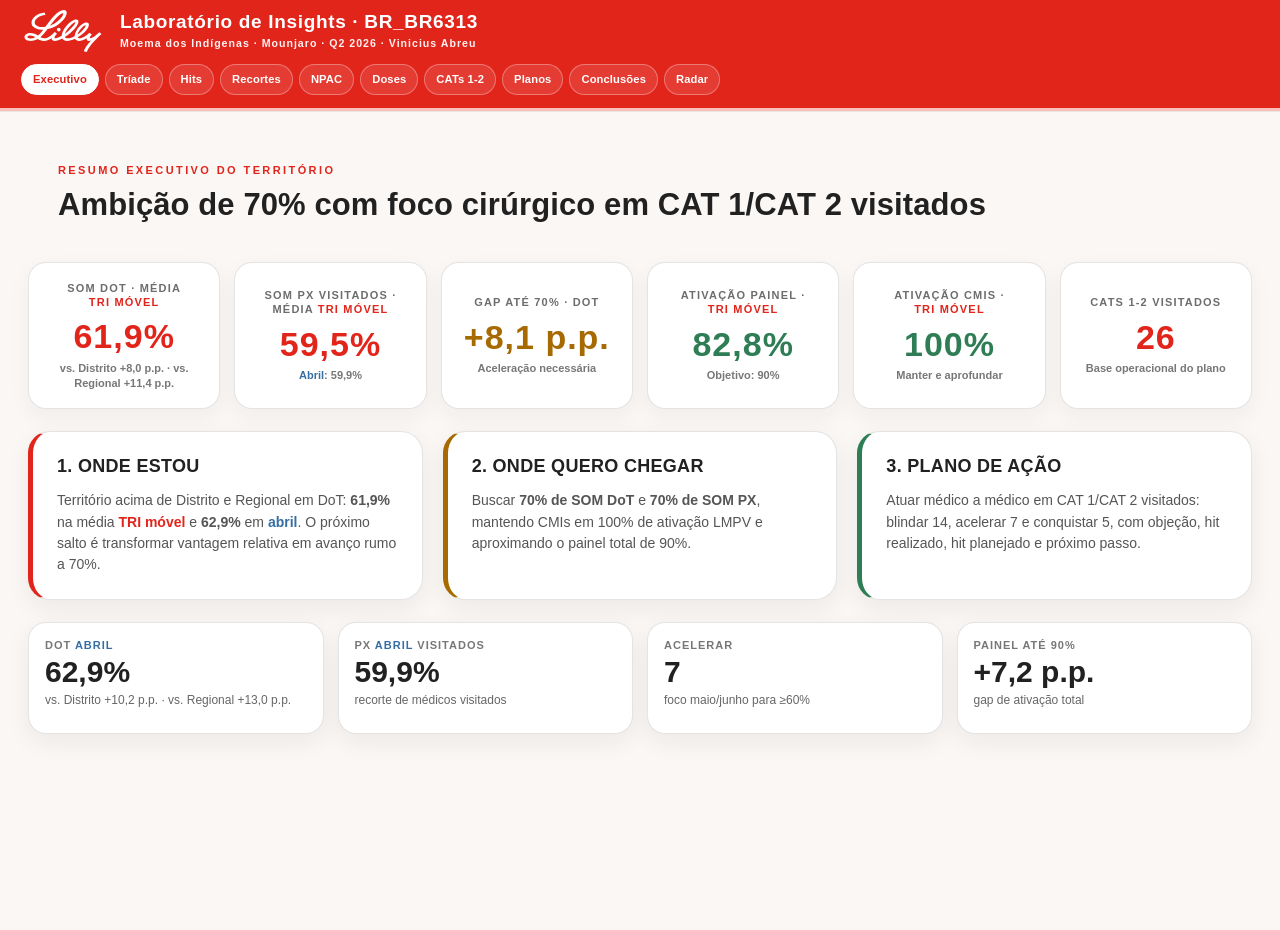
<file: OnePager_Vinicius.html>
<!DOCTYPE html>

<html lang="pt-BR">
<head>
<meta charset="utf-8"/>
<meta content="width=device-width, initial-scale=1" name="viewport"/>
<title>Laboratório de Insights · BR_BR6313</title>
<style>
:root {
  --red:#E1251B; --pink:#FBCFC8; --rose:#FDE8E5; --coral:#F58E7D; --brown:#521207; --stone:#E4EBF1; --grey:#8A969E; --black:#212121; --white:#FFFFFF; --green:#2E7D55; --amber:#A66A00; --blue:#356EA3;
  --shadow:0 12px 30px rgba(33,33,33,.08); --line:rgba(33,33,33,.12); --radius:22px;
}
* {box-sizing:border-box}
html,body {height:100%; margin:0; font-family: Inter, -apple-system, BlinkMacSystemFont, "Segoe UI", Roboto, Arial, sans-serif; color:var(--black); background:#FAF7F5;}
body {padding-top:92px;}
.header {position:fixed; top:0; left:0; right:0; z-index:50; background:var(--red); color:#fff; border-bottom:4px solid var(--pink);}
.header-inner {display:flex; align-items:center; justify-content:space-between; gap:20px; padding:16px 28px 14px; position:relative;}

.lilly-logo {position:absolute; left:28px; top:14px; width:72px; height:auto; display:flex; align-items:center; justify-content:center; line-height:0;}
.lilly-logo .lilly-script-svg {display:block; width:100%; height:auto; max-height:42px;}
.brand {padding-left:92px; min-height:44px; display:flex; flex-direction:column; justify-content:center; min-width:0;}
.brand h1 {margin:0; font-size:22px; letter-spacing:.2px; line-height:1.1;}
.brand p {margin:4px 0 0; opacity:.92; font-size:12px; letter-spacing:.5px;}
.nav {display:flex; gap:8px; flex-wrap:wrap; justify-content:flex-end;}
.nav button {border:1px solid rgba(255,255,255,.35); background:rgba(255,255,255,.12); color:#fff; border-radius:999px; padding:10px 15px; font-weight:800; letter-spacing:.2px; cursor:pointer; font-size:12px;}
.nav button.active {background:#fff; color:var(--red);}
main {max-width:1600px; margin:0 auto; padding:28px 28px 34px;}
.tab {display:none; min-height:calc(100vh - 140px);}
.tab.active {display:block;}
.hero {background:#fff; border:1px solid var(--line); border-radius:var(--radius); box-shadow:var(--shadow); overflow:hidden;}
.hero-top {padding:28px 30px 22px; border-bottom:1px solid var(--line);}
.eyebrow {font-size:11px; font-weight:900; color:var(--red); letter-spacing:2.4px; text-transform:uppercase; margin-bottom:8px;}
h2 {font-size:30px; margin:0; line-height:1.1; letter-spacing:.2px;}
.sub {color:#666; font-size:15px; line-height:1.45; max-width:1200px; margin:10px 0 0;}
.kpi-grid {display:grid; grid-template-columns:repeat(6,1fr); border-top:0;}
.kpi {padding:22px 18px; border-right:1px solid var(--line); text-align:center; background:#fff;}
.kpi:last-child {border-right:0}
.kpi-title {font-size:11px; text-transform:uppercase; letter-spacing:1.2px; color:#6d6d6d; font-weight:900; min-height:28px;}
.kpi-value {font-size:34px; font-weight:900; letter-spacing:1px; margin:4px 0; color:#27374A;}
.kpi.red .kpi-value {color:var(--red)} .kpi.green .kpi-value {color:var(--green)} .kpi.amber .kpi-value {color:var(--amber)}
.kpi-sub {font-size:11px; color:#777; font-weight:800;}
.grid-3 {display:grid; grid-template-columns:repeat(3,1fr); gap:20px; margin-top:22px;}
.grid-2 {display:grid; grid-template-columns:1fr 1fr; gap:20px;}
.card {background:#fff; border:1px solid var(--line); border-radius:20px; box-shadow:var(--shadow); padding:22px;}
.card h3 {margin:0 0 12px; font-size:18px; letter-spacing:.3px;}
.card p {margin:0; color:#555; line-height:1.45; font-size:14px;}
.metric-row {display:grid; grid-template-columns:repeat(4,1fr); gap:14px; margin-top:18px;}
.mini-card {border:1px solid var(--line); border-radius:18px; padding:16px; background:#fff;}
.mini-title {font-size:11px; font-weight:900; letter-spacing:1px; color:#777; text-transform:uppercase;}
.mini-value {font-size:30px; font-weight:900; margin:4px 0; color:var(--black);}
.mini-sub {font-size:12px; color:#666;}
.red-line {border-left:5px solid var(--red)} .green-line {border-left:5px solid var(--green)} .amber-line {border-left:5px solid var(--amber)}
.table-wrap {overflow:auto; border:1px solid var(--line); border-radius:16px; background:#fff;}
table {width:100%; border-collapse:separate; border-spacing:0; font-size:13px;}
th {background:#F4F1EF; color:#555; text-transform:uppercase; letter-spacing:.7px; font-size:11px; text-align:center; padding:12px 14px; border-bottom:1px solid var(--line); position:sticky; top:0; z-index:1;}
td {padding:12px 14px; border-bottom:1px solid var(--line); vertical-align:middle; text-align:center;}
tr:last-child td {border-bottom:0}
tr.total td {background:#F8F8F8; font-weight:900}
.num {text-align:center; font-variant-numeric:tabular-nums;} .strong {font-weight:900} .muted {color:#424242; font-size:12px; font-weight:800;}
.badge {display:inline-flex; align-items:center; justify-content:center; border-radius:999px; padding:6px 10px; font-size:11px; font-weight:900; white-space:nowrap;}
.badge.red {background:#FDE8E5; color:var(--red)} .badge.amber {background:#FFF3D9; color:var(--amber)} .badge.green {background:#E8F4EE; color:var(--green)}
.mini-bars {display:grid; gap:10px;}
.bar-row {display:grid; grid-template-columns:68px 1fr 60px; align-items:center; gap:12px; font-size:12px;}
.bar-label {font-weight:800; color:#555;}
.bar-track {height:12px; background:#F0ECEA; border-radius:999px; overflow:hidden;}
.bar-fill {height:100%; background:var(--red); border-radius:999px;}
.spark {width:100%; height:92px; margin-top:10px;}
.spark polyline {fill:none; stroke:var(--red); stroke-width:4; stroke-linecap:round; stroke-linejoin:round;}
.spark circle {fill:#fff; stroke:var(--red); stroke-width:3;}
.spark text {font-size:11px; fill:#777; font-weight:800;}
.split {display:grid; grid-template-columns:1.15fr .85fr; gap:20px; margin-top:20px;}
.panel-title {display:flex; justify-content:space-between; align-items:center; gap:10px; margin-bottom:14px;}
.panel-title h3 {margin:0; font-size:18px;}
.pill {border:1px solid var(--line); border-radius:999px; padding:7px 11px; font-size:11px; font-weight:900; color:#666; background:#fff;}
.action-grid {display:grid; grid-template-columns:1fr 1fr 1fr; gap:20px; align-items:start;}
.action-column {background:#fff; border:1px solid var(--line); border-radius:20px; box-shadow:var(--shadow); overflow:hidden; max-height:calc(100vh - 190px); overflow-y:auto;}
.cluster-head {padding:14px 18px; color:#fff; font-size:14px; font-weight:900; letter-spacing:.4px; position:sticky; top:0; z-index:2;}
.cluster-head.red {background:var(--red)} .cluster-head.amber {background:var(--brown)} .cluster-head.green {background:var(--green)}
.hcp-card {margin:14px; padding:14px; border:1px solid var(--line); border-radius:16px; background:#fff;}
.hcp-card.red {border-left:5px solid var(--red)} .hcp-card.amber {border-left:5px solid var(--amber)} .hcp-card.green {border-left:5px solid var(--green)}
.hcp-top {display:flex; justify-content:space-between; gap:14px; align-items:flex-start;}
.hcp-top strong {font-size:14px;} .hcp-top span {display:block; color:#777; font-size:11px; margin-top:3px;}
.hcp-share {font-size:26px; font-weight:900; color:var(--black); text-align:right;} .hcp-share small {display:block; font-size:9px; color:#777; letter-spacing:.6px;}
.hcp-card p {font-size:12px; margin:10px 0 0; color:#555; line-height:1.35;}
.chips {display:flex; flex-wrap:wrap; gap:6px; margin-top:12px;}
.chips span {font-size:11px; border-radius:999px; padding:6px 9px; background:#F6F3F1; color:#555; font-weight:800;}

.action-notes{display:grid; gap:7px; margin-top:12px;}
.action-note{border-radius:12px; padding:8px 10px; font-size:11.5px; line-height:1.35; font-weight:650; border:1px solid transparent;}
.action-note b{font-weight:900; letter-spacing:.02em;}
.action-note.realizado{background:#EAF7EF; border-color:#CBEADB; color:#1F6B43;}
.action-note.planejado{background:#FFF3E4; border-color:#FFE0AE; color:#8A5200;}
.action-note.proxima{background:#EAF3FF; border-color:#C9DFFF; color:#285D93;}
.action-note.desenvolvimento{background:#F2F3F5; border-color:#D9DDE3; color:#565B63; text-align:center; font-weight:900; letter-spacing:.02em;}
.radar-list {display:grid; grid-template-columns:repeat(2,1fr); gap:14px;}
.radar-item {background:#fff; border:1px solid var(--line); border-radius:18px; padding:18px; border-left:5px solid var(--red);}
.radar-item h4 {margin:0 0 6px; font-size:15px;}
.radar-item p {margin:0; color:#666; font-size:13px; line-height:1.4;}
.footer-note {margin-top:24px; color:#777; font-size:12px; line-height:1.55; padding-top:2px;}
.table-wrap + .footer-note, .mini-bars + .footer-note, .metric-row + .footer-note {margin-top:28px;}
.metric-row + .mini-bars, .metric-row + .table-wrap {margin-top:24px;}
.card-dot, .card-cobertura, .card-px {background:#fff; position:relative; overflow:hidden;}
.card-dot {border-top:5px solid var(--red);}
.card-cobertura {border-top:5px solid var(--grey);}
.card-px {border-top:5px solid var(--blue);}
.card-dot .panel-title h3::before, .card-cobertura .panel-title h3::before, .card-px .panel-title h3::before {display:inline-flex; align-items:center; justify-content:center; min-width:34px; margin-right:8px; padding:3px 7px; border-radius:999px; font-size:9px; line-height:1; letter-spacing:.8px; text-transform:uppercase; vertical-align:middle; font-weight:900;}
.card-dot .panel-title h3::before {content:'DOT'; color:var(--red); background:#FDE8E5;}
.card-cobertura .panel-title h3::before {content:'COB'; color:#5f6970; background:#EFF3F6;}
.card-px .panel-title h3::before {content:'PX'; color:var(--blue); background:#EAF1F8;}
.card-dot .mini-card, .card-cobertura .mini-card, .card-px .mini-card {background:#fff;}
.period {font-weight:900; white-space:nowrap;} .period-tri{color:var(--red)} .period-abr{color:var(--blue)} .period-mar{color:var(--amber)} .period-fev{color:var(--coral)} .period-jan{color:var(--brown)} .period-ytd{color:var(--green)}
.thin-note{font-size:11px;color:#777;font-weight:800;letter-spacing:.2px;margin-top:8px;}
.progress-box{border:1px solid var(--line); border-radius:16px; padding:14px; background:#fff;}
.progress-head{display:flex;justify-content:space-between;gap:10px;align-items:center;margin-bottom:8px;font-size:12px;font-weight:900;color:#555;}
.progress-track{height:12px;background:#F0ECEA;border-radius:999px;overflow:hidden;}
.progress-fill{height:100%;background:var(--red);border-radius:999px;}
.progress-foot{font-size:12px;color:#666;margin-top:8px;line-height:1.35;}
.bench-table{margin-top:18px;} .bench-table table{font-size:12px;} .bench-table th,.bench-table td{padding:10px 10px;}

.conclusion-grid {display:grid; grid-template-columns:1.15fr .85fr; gap:20px; margin-top:20px;}
.attention-grid {display:grid; grid-template-columns:repeat(3,1fr); gap:16px; margin-top:16px;}
.attention-card {border:1px solid var(--line); border-radius:18px; background:#fff; padding:18px;}
.attention-card h4 {margin:0 0 10px; font-size:14px; text-transform:uppercase; letter-spacing:1px;}
.attention-card.alta {border-top:5px solid var(--red);} .attention-card.alta h4{color:var(--red)}
.attention-card.media {border-top:5px solid var(--amber);} .attention-card.media h4{color:var(--amber)}
.attention-card.baixa {border-top:5px solid var(--green);} .attention-card.baixa h4{color:var(--green)}
.tight-list {margin:0; padding-left:18px; color:#555; line-height:1.45; font-size:13px;}
.tight-list li {margin:0 0 8px;}
.pill-list {display:flex; flex-wrap:wrap; gap:10px; margin-top:12px;}
.pill-soft {display:inline-flex; align-items:center; gap:6px; border:1px solid var(--line); border-radius:999px; padding:8px 10px; background:#fff; font-size:12px; color:#444; font-weight:800;}
.priority-box {background:#fff; border:1px solid var(--line); border-left:5px solid var(--red); border-radius:18px; padding:18px; box-shadow:var(--shadow);}
.priority-box h3 {margin:0 0 8px; font-size:18px; color:#27374A;}
.priority-box p {margin:0; color:#555; line-height:1.45; font-size:14px;}
.top3 {display:grid; grid-template-columns:repeat(3,1fr); gap:16px; margin-top:16px;}
.top3-card {background:#fff; border:1px solid var(--line); border-radius:18px; padding:18px; box-shadow:var(--shadow);}
.top3-card .num {width:30px; height:30px; border-radius:50%; background:var(--red); color:#fff; display:flex; align-items:center; justify-content:center; font-weight:900; margin-bottom:10px;}
.top3-card h4 {margin:0 0 8px; font-size:15px; color:#27374A;}
.top3-card p {margin:0; color:#555; font-size:13px; line-height:1.45;}


/* Conclusões — versão revisada */
.conclusion-shell {display:grid; gap:22px;}
.conclusion-microgrid {display:grid; grid-template-columns:repeat(4,1fr); gap:14px; margin-top:20px;}
.conclusion-micro {background:#fff; border:1px solid var(--line); border-radius:18px; padding:16px 16px 14px; box-shadow:0 8px 22px rgba(33,33,33,.05); min-height:116px;}
.conclusion-micro small {display:block; color:#777; font-size:10px; font-weight:900; text-transform:uppercase; letter-spacing:1px; margin-bottom:8px;}
.conclusion-micro strong {display:block; font-size:26px; color:#27374A; letter-spacing:.2px; line-height:1; margin-bottom:8px;}
.conclusion-micro span {display:block; color:#5f5f5f; font-size:12px; line-height:1.35; font-weight:650;}
.conclusion-priority {background:#fff; border:1px solid var(--line); border-left:6px solid var(--red); border-radius:22px; padding:22px 24px; box-shadow:var(--shadow);}
.conclusion-priority .label {font-size:11px; letter-spacing:1.5px; text-transform:uppercase; color:var(--red); font-weight:950; margin-bottom:8px;}
.conclusion-priority h3 {margin:0 0 8px; font-size:20px; color:#27374A; letter-spacing:.2px;}
.conclusion-priority p {margin:0; font-size:14px; line-height:1.55; color:#555; max-width:1200px;}
.conclusion-layout {display:grid; grid-template-columns:.9fr 1.55fr; gap:22px; align-items:stretch;}
.conclusion-card {background:#fff; border:1px solid var(--line); border-radius:22px; padding:22px; box-shadow:var(--shadow);}
.conclusion-card h3 {margin:0 0 14px; color:#27374A; font-size:18px; letter-spacing:.2px;}
.conclusion-card .hint {margin:-6px 0 18px; color:#777; font-size:12px; line-height:1.4;}
.strength-list {display:grid; gap:12px;}
.strength-line {display:grid; grid-template-columns:32px minmax(0,1fr); gap:14px; align-items:flex-start; padding:14px 16px; border-radius:16px; background:#FAF7F5; border:1px solid rgba(33,33,33,.06);}
.strength-line .mark {width:32px; height:32px; border-radius:50%; display:flex; align-items:center; justify-content:center; background:#FDE8E5; color:var(--red); font-weight:950; font-size:13px; flex:0 0 32px;}
.strength-line b {display:block; color:#27374A; font-size:14px; margin-bottom:5px; line-height:1.25;}
.strength-line span {display:block; color:#666; font-size:13px; line-height:1.48; max-width:100%;}
.priority-matrix {display:grid; gap:14px;}
.priority-row {border:1px solid var(--line); border-radius:18px; background:#fff; overflow:hidden;}
.priority-row-header {display:flex; justify-content:space-between; align-items:center; gap:12px; padding:14px 16px; background:#FAF7F5; border-bottom:1px solid var(--line);}
.priority-row-header h4 {margin:0; font-size:14px; text-transform:uppercase; letter-spacing:1px; color:#27374A;}
.priority-badge {font-size:10px; font-weight:950; letter-spacing:1px; text-transform:uppercase; border-radius:999px; padding:6px 9px; background:#fff; border:1px solid var(--line); white-space:nowrap;}
.priority-badge.high {color:var(--red); border-color:#FBCFC8; background:#FFF7F6;}
.priority-badge.mid {color:#8A5B00; border-color:#F2DCA8; background:#FFFCF1;}
.priority-badge.low {color:#2E7D55; border-color:#BFE1CE; background:#F4FBF7;}
.priority-row-body {display:grid; grid-template-columns:1fr 1fr 1fr; gap:0;}
.priority-cell {padding:16px; border-right:1px solid var(--line); min-height:112px;}
.priority-cell:last-child {border-right:0;}
.priority-cell small {display:block; margin-bottom:8px; font-size:10px; font-weight:950; letter-spacing:1px; text-transform:uppercase; color:#777;}
.priority-cell p {margin:0; color:#555; font-size:13px; line-height:1.45;}
.priority-cell b {color:#27374A;}
.conclusion-next {display:grid; grid-template-columns:repeat(3,1fr); gap:14px;}
.next-step {background:#fff; border:1px solid var(--line); border-radius:18px; padding:18px; box-shadow:0 8px 22px rgba(33,33,33,.05); position:relative; overflow:hidden;}
.next-step::before {content:''; position:absolute; top:0; left:0; right:0; height:5px; background:var(--red);}
.next-step .num {font-size:11px; font-weight:950; letter-spacing:1px; color:var(--red); text-transform:uppercase; margin-bottom:8px;}
.next-step h4 {margin:0 0 8px; color:#27374A; font-size:15px;}
.next-step p {margin:0; color:#666; font-size:12px; line-height:1.4;}
@media (max-width:1200px) {.conclusion-microgrid,.conclusion-layout,.priority-row-body,.conclusion-next {grid-template-columns:1fr;} .priority-cell {border-right:0; border-bottom:1px solid var(--line);} .priority-cell:last-child{border-bottom:0;}}

@media (max-width:1200px) {
  body {padding-top:140px} .header-inner {align-items:flex-start; flex-direction:column} .nav {justify-content:flex-start} .kpi-grid {grid-template-columns:repeat(3,1fr)} .grid-3,.grid-2,.split,.action-grid,.radar-list,.conclusion-grid,.attention-grid,.top3 {grid-template-columns:1fr} .action-column {max-height:none}
}

/* Ajuste final: evita que marcadores temporais e números dentro de Pontos fortes quebrem em linhas isoladas */
.strength-line > div > span { display:block; color:#666; font-size:13px; line-height:1.48; max-width:100%; }
.strength-line > div > span .period,
.strength-line > div > span b { display:inline !important; white-space:nowrap; }
.strength-line > div > b { display:block; color:#27374A; font-size:14px; margin-bottom:5px; line-height:1.25; }



/* ==========================================================
   MOBILE RESPONSIVE PATCH — iPhone / WhatsApp Business / Safari
   Mantém desktop intacto e reorganiza a experiência mobile.
   ========================================================== */
html, body { max-width:100%; overflow-x:hidden; }
.card, .hero, .mini-card, .kpi, .table-wrap, .action-column, .hcp-card,
.conclusion-card, .radar-item, .priority-row, .next-step, .strength-line { min-width:0; }

@media (max-width: 900px) {
  :root { --radius:18px; --shadow:0 6px 18px rgba(33,33,33,.06); }

  html, body {
    width:100%;
    min-height:100%;
    overflow-x:hidden !important;
    -webkit-text-size-adjust:100%;
    text-size-adjust:100%;
  }

  body {
    padding-top:0 !important;
    background:#FAF7F5;
  }

  .header {
    position:sticky !important;
    top:0;
    left:auto;
    right:auto;
    z-index:1000;
    width:100%;
    border-bottom:4px solid var(--pink);
    box-shadow:0 6px 20px rgba(33,33,33,.08);
  }

  .header-inner {
    display:block !important;
    padding:20px 16px 12px !important;
    position:relative;
  }

  .lilly-logo {
    left:16px;
    top:18px;
    width:72px;
  }

  .brand {
    padding-left:88px !important;
    min-height:58px;
  }

  .brand h1 {
    font-size:clamp(23px, 6.5vw, 30px) !important;
    line-height:1.14 !important;
    letter-spacing:.04em;
    max-width:100%;
    overflow-wrap:break-word;
    word-break:normal;
  }

  .brand p {
    margin-top:8px !important;
    font-size:clamp(12px, 3.4vw, 14px) !important;
    line-height:1.35 !important;
    letter-spacing:.08em;
    max-width:100%;
  }

  .nav {
    margin-top:18px;
    display:flex !important;
    flex-wrap:nowrap !important;
    justify-content:flex-start !important;
    gap:10px !important;
    overflow-x:auto !important;
    overflow-y:hidden !important;
    -webkit-overflow-scrolling:touch;
    padding:0 2px 7px 0;
    scrollbar-width:none;
  }

  .nav::-webkit-scrollbar { display:none; }

  .nav button {
    flex:0 0 auto;
    white-space:nowrap;
    min-height:42px;
    padding:10px 16px !important;
    border-radius:999px;
    font-size:13px !important;
    line-height:1 !important;
    letter-spacing:.05em;
  }

  main {
    width:100%;
    max-width:100%;
    margin:0;
    padding:16px 14px 40px !important;
    overflow-x:hidden;
  }

  .tab { min-height:auto !important; width:100%; }
  .tab.active { display:block; }

  .hero {
    width:100%;
    border-radius:18px;
    overflow:hidden;
    box-shadow:var(--shadow);
  }

  .hero-top {
    padding:22px 18px 18px !important;
  }

  .eyebrow {
    font-size:10px !important;
    letter-spacing:1.9px !important;
    line-height:1.3;
  }

  h2 {
    font-size:clamp(23px, 6.2vw, 31px) !important;
    line-height:1.14 !important;
    overflow-wrap:break-word;
    word-break:normal;
  }

  .sub {
    font-size:14px !important;
    line-height:1.48 !important;
    max-width:100%;
  }

  .kpi-grid {
    grid-template-columns:repeat(2, minmax(0,1fr)) !important;
    width:100%;
  }

  .kpi {
    padding:16px 10px !important;
    border-right:1px solid var(--line);
    border-bottom:1px solid var(--line);
    min-height:118px;
    display:flex;
    flex-direction:column;
    justify-content:center;
  }

  .kpi:nth-child(2n) { border-right:0; }
  .kpi:nth-last-child(-n+2) { border-bottom:0; }

  .kpi-title {
    font-size:9.5px !important;
    line-height:1.25 !important;
    min-height:auto !important;
    letter-spacing:.08em !important;
  }

  .kpi-value {
    font-size:clamp(25px, 8vw, 34px) !important;
    line-height:1.05 !important;
    margin:8px 0 4px !important;
  }

  .kpi-sub {
    font-size:10.5px !important;
    line-height:1.35 !important;
  }

  .grid-3, .grid-2, .split, .action-grid, .radar-list, .conclusion-grid, .attention-grid,
  .top3, .conclusion-microgrid, .conclusion-layout, .priority-row-body, .conclusion-next {
    grid-template-columns:1fr !important;
    gap:14px !important;
  }

  .grid-3, .grid-2, .split, .metric-row, .radar-list, .conclusion-grid, .conclusion-layout {
    margin-top:16px !important;
  }

  .card, .conclusion-card, .radar-item {
    width:100%;
    max-width:100%;
    border-radius:18px !important;
    padding:18px 16px !important;
    box-shadow:var(--shadow);
  }

  .card h3, .panel-title h3, .conclusion-card h3 {
    font-size:clamp(17px, 4.8vw, 21px) !important;
    line-height:1.2 !important;
    overflow-wrap:break-word;
  }

  .card p, .radar-item p, .conclusion-card p {
    font-size:14px !important;
    line-height:1.5 !important;
    overflow-wrap:break-word;
  }

  .panel-title {
    display:flex;
    flex-direction:column;
    align-items:flex-start !important;
    gap:8px !important;
    margin-bottom:14px !important;
  }

  .pill {
    max-width:100%;
    white-space:normal !important;
    font-size:10.5px !important;
    line-height:1.25 !important;
    padding:6px 10px !important;
  }

  .metric-row, .metric-row[style] {
    grid-template-columns:repeat(2, minmax(0,1fr)) !important;
    gap:10px !important;
  }

  .mini-card {
    width:100%;
    max-width:100%;
    padding:14px 12px !important;
    border-radius:16px !important;
  }

  .mini-title {
    font-size:9.5px !important;
    line-height:1.25 !important;
    letter-spacing:.07em !important;
  }

  .mini-value {
    font-size:clamp(23px, 7vw, 31px) !important;
    line-height:1.08 !important;
  }

  .mini-sub {
    font-size:11px !important;
    line-height:1.35 !important;
  }

  .mini-bars {
    gap:10px !important;
    margin-top:18px !important;
  }

  .bar-row {
    grid-template-columns:48px minmax(0,1fr) 54px !important;
    gap:8px !important;
    font-size:11.5px !important;
  }

  .bar-label { white-space:nowrap; }
  .bar-track { min-width:0; height:11px !important; }

  .table-wrap {
    width:100%;
    max-width:100%;
    overflow-x:auto !important;
    -webkit-overflow-scrolling:touch;
    border-radius:14px !important;
  }

  table { min-width:560px; font-size:12px !important; }
  .bench-table table { min-width:460px; }
  th, td {
    padding:10px 8px !important;
    white-space:nowrap;
    text-align:center !important;
  }

  .footer-note {
    margin-top:22px !important;
    font-size:12px !important;
    line-height:1.55 !important;
  }

  .table-wrap + .footer-note,
  .mini-bars + .footer-note,
  .metric-row + .footer-note {
    margin-top:24px !important;
  }

  .badge, .chips span {
    white-space:normal;
    line-height:1.2;
  }

  .action-column {
    max-height:none !important;
    overflow:visible !important;
    width:100%;
    border-radius:18px !important;
  }

  .cluster-head {
    position:static !important;
    font-size:13px !important;
    line-height:1.25 !important;
  }

  .hcp-card {
    margin:12px !important;
    padding:13px !important;
    border-radius:15px !important;
  }

  .hcp-top {
    display:grid !important;
    grid-template-columns:minmax(0,1fr) auto;
    gap:10px;
    align-items:start;
  }

  .hcp-top strong {
    font-size:13px !important;
    line-height:1.25 !important;
  }

  .hcp-top span {
    font-size:10.5px !important;
    line-height:1.25 !important;
  }

  .hcp-share {
    font-size:22px !important;
    line-height:1.05 !important;
    min-width:64px;
  }

  .hcp-card p {
    font-size:12px !important;
    line-height:1.4 !important;
  }

  .chips { gap:6px !important; }
  .chips span { font-size:10.5px !important; padding:6px 8px !important; }

  .priority-row-header {
    flex-direction:column;
    align-items:flex-start !important;
    gap:8px !important;
  }

  .priority-cell {
    border-right:0 !important;
    border-bottom:1px solid var(--line);
  }

  .priority-cell:last-child { border-bottom:0; }

  .strength-line {
    grid-template-columns:38px minmax(0,1fr) !important;
    gap:12px !important;
    padding:14px !important;
    align-items:flex-start;
  }

  .strength-line .mark {
    width:36px !important;
    height:36px !important;
    flex-basis:36px !important;
    font-size:13px !important;
  }

  .strength-line > div > b,
  .strength-line b {
    font-size:14px !important;
    line-height:1.25 !important;
  }

  .strength-line > div > span,
  .strength-line span {
    display:block !important;
    font-size:13px !important;
    line-height:1.45 !important;
    max-width:100%;
    white-space:normal !important;
    overflow-wrap:break-word;
    word-break:normal;
  }

  .strength-line .period,
  .strength-line span b,
  .strength-line > div > span b {
    display:inline !important;
    white-space:nowrap !important;
  }

  .period { white-space:nowrap !important; }
}

@media (max-width: 430px) {
  main { padding-left:12px !important; padding-right:12px !important; }
  .header-inner { padding-left:14px !important; padding-right:14px !important; }
  .lilly-logo { left:14px !important; width:66px !important; top:20px !important; }
  .brand { padding-left:78px !important; }
  .metric-row, .metric-row[style] { grid-template-columns:1fr !important; }
  .kpi-grid { grid-template-columns:1fr 1fr !important; }
  .kpi { min-height:112px; }
  .mini-value { font-size:28px !important; }
  .bar-row { grid-template-columns:44px minmax(0,1fr) 52px !important; }
  .brand h1 { font-size:26px !important; }
}

@media (max-width: 360px) {
  .kpi-grid { grid-template-columns:1fr !important; }
  .kpi { border-right:0 !important; }
  .kpi:nth-last-child(-n+2) { border-bottom:1px solid var(--line); }
  .kpi:last-child { border-bottom:0; }
}



/* ==========================================================
   HEADER REFINEMENT — aproximação ao layout Lilly solicitado
   Desktop: logo + título à esquerda, navegação em linha à direita.
   Mobile: logo/título em uma linha e menu horizontal sem quebrar.
   ========================================================== */
body { padding-top:104px; }
.header {
  background:var(--red) !important;
  border-bottom:4px solid var(--pink) !important;
  box-shadow:none !important;
}
.header-inner {
  width:100%;
  max-width:none;
  min-height:100px;
  padding:14px 34px 12px !important;
  display:grid !important;
  grid-template-columns:144px minmax(360px, 1fr) auto;
  align-items:center !important;
  column-gap:22px;
  row-gap:0;
  position:relative;
}
.lilly-logo {
  position:static !important;
  width:144px !important;
  height:auto !important;
  display:flex !important;
  align-items:center !important;
  justify-content:flex-start !important;
  line-height:0 !important;
}
.lilly-logo .lilly-script-svg {
  width:144px !important;
  height:auto !important;
  max-height:68px !important;
  display:block !important;
}
.brand {
  padding-left:0 !important;
  min-height:auto !important;
  min-width:0 !important;
  display:flex !important;
  flex-direction:column !important;
  justify-content:center !important;
}
.brand h1 {
  margin:0 !important;
  color:#fff !important;
  font-size:24px !important;
  line-height:1.08 !important;
  font-weight:900 !important;
  letter-spacing:.045em !important;
  white-space:normal !important;
  overflow-wrap:normal !important;
  word-break:normal !important;
}
.brand p {
  margin:7px 0 0 !important;
  color:#fff !important;
  opacity:.94 !important;
  font-size:13px !important;
  line-height:1.25 !important;
  font-weight:700 !important;
  letter-spacing:.12em !important;
  white-space:normal !important;
}
.nav {
  display:flex !important;
  align-items:center !important;
  justify-content:flex-end !important;
  flex-wrap:nowrap !important;
  gap:10px !important;
  margin:0 !important;
  overflow:visible !important;
  min-width:0 !important;
}
.nav button {
  flex:0 0 auto !important;
  min-height:42px !important;
  height:42px !important;
  padding:0 20px !important;
  border-radius:999px !important;
  border:1px solid rgba(255,255,255,.38) !important;
  background:rgba(255,255,255,.10) !important;
  color:#fff !important;
  font-size:13px !important;
  line-height:1 !important;
  font-weight:900 !important;
  letter-spacing:.015em !important;
  white-space:nowrap !important;
  box-shadow:none !important;
}
.nav button.active {
  background:#fff !important;
  color:var(--red) !important;
  border-color:#fff !important;
  box-shadow:0 0 0 2px #0984D8 !important;
}

@media (max-width: 1380px) {
  body { padding-top:148px; }
  .header-inner {
    grid-template-columns:128px minmax(280px,1fr);
    grid-template-areas:
      "logo brand"
      "nav nav";
    min-height:auto;
    padding:14px 28px 13px !important;
    row-gap:12px;
  }
  .lilly-logo { grid-area:logo; width:128px !important; }
  .lilly-logo .lilly-script-svg { width:128px !important; max-height:62px !important; }
  .brand { grid-area:brand; }
  .nav {
    grid-area:nav;
    justify-content:flex-end !important;
    overflow-x:auto !important;
    overflow-y:hidden !important;
    -webkit-overflow-scrolling:touch;
    scrollbar-width:none;
    padding:2px 2px 5px !important;
  }
  .nav::-webkit-scrollbar { display:none; }
}

@media (max-width: 900px) {
  body { padding-top:0 !important; }
  .header {
    position:sticky !important;
    top:0 !important;
    left:0 !important;
    right:0 !important;
    width:100% !important;
    z-index:1000 !important;
  }
  .header-inner {
    display:grid !important;
    grid-template-columns:104px minmax(0,1fr) !important;
    grid-template-areas:
      "logo brand"
      "nav nav" !important;
    align-items:center !important;
    column-gap:14px !important;
    row-gap:14px !important;
    padding:16px 16px 13px !important;
  }
  .lilly-logo {
    grid-area:logo !important;
    width:104px !important;
    align-self:center !important;
  }
  .lilly-logo .lilly-script-svg { width:104px !important; max-height:54px !important; }
  .brand { grid-area:brand !important; padding:0 !important; min-height:0 !important; }
  .brand h1 {
    font-size:clamp(19px, 5.2vw, 25px) !important;
    line-height:1.12 !important;
    letter-spacing:.035em !important;
    max-width:100% !important;
  }
  .brand p {
    margin-top:7px !important;
    font-size:clamp(10.5px, 2.9vw, 12.5px) !important;
    line-height:1.35 !important;
    letter-spacing:.09em !important;
  }
  .nav {
    grid-area:nav !important;
    justify-content:flex-start !important;
    flex-wrap:nowrap !important;
    overflow-x:auto !important;
    overflow-y:hidden !important;
    gap:9px !important;
    margin:0 !important;
    padding:0 2px 7px !important;
    -webkit-overflow-scrolling:touch;
    scrollbar-width:none;
  }
  .nav::-webkit-scrollbar { display:none; }
  .nav button {
    height:40px !important;
    min-height:40px !important;
    padding:0 16px !important;
    font-size:12.5px !important;
    letter-spacing:.02em !important;
  }
  main { padding-top:16px !important; }
}

@media (max-width: 430px) {
  .header-inner {
    grid-template-columns:90px minmax(0,1fr) !important;
    column-gap:12px !important;
    padding:14px 13px 12px !important;
  }
  .lilly-logo { width:90px !important; }
  .lilly-logo .lilly-script-svg { width:90px !important; max-height:48px !important; }
  .brand h1 { font-size:clamp(18px, 5.4vw, 23px) !important; }
  .brand p { font-size:clamp(10px, 3.05vw, 11.5px) !important; letter-spacing:.075em !important; }
  .nav button { height:38px !important; min-height:38px !important; padding:0 14px !important; font-size:12px !important; }
}



/* ==========================================================
   QA/UIX REFINEMENT — executive cards, spacing rhythm, fit check
   Objetivo: separar hero de KPIs, padronizar paddings e melhorar leitura.
   ========================================================== */
:root{
  --space-xs:8px;
  --space-sm:12px;
  --space-md:16px;
  --space-lg:22px;
  --space-xl:28px;
  --card-pad:24px;
  --soft-shadow:0 8px 24px rgba(33,33,33,.065);
}

.tab > .section-hero{
  border-left:8px solid var(--red);
  border-radius:26px;
  box-shadow:var(--soft-shadow);
  overflow:hidden;
}
.section-hero .hero-top{
  border-bottom:0 !important;
  padding:30px 34px 28px !important;
}
.section-hero .eyebrow{
  margin-bottom:12px;
  line-height:1.25;
}
.section-hero h2{
  max-width:1180px;
  font-size:31px;
  letter-spacing:.1px;
}
.section-hero .sub{
  max-width:1320px;
  margin-top:14px;
  font-size:15.5px;
  line-height:1.55;
}

/* KPIs deixam de ficar grudados no hero e passam a funcionar como cards independentes. */
.tab > .section-kpis{
  display:grid !important;
  grid-template-columns:repeat(auto-fit,minmax(180px,1fr)) !important;
  gap:14px !important;
  margin-top:var(--space-lg) !important;
  border:0 !important;
}
.tab > .section-kpis .kpi{
  border:1px solid var(--line) !important;
  border-radius:18px !important;
  box-shadow:0 8px 22px rgba(33,33,33,.052);
  padding:19px 16px 18px !important;
  min-height:126px;
  display:flex;
  flex-direction:column;
  justify-content:center;
  background:#fff;
}
.tab > .section-kpis .kpi + .kpi{ border-left:1px solid var(--line) !important; }
.tab > .section-kpis .kpi-title{
  min-height:auto;
  line-height:1.25;
  margin-bottom:6px;
}
.tab > .section-kpis .kpi-value{
  line-height:1.04;
  margin:4px 0 6px;
}
.tab > .section-kpis .kpi-sub{
  line-height:1.35;
  max-width:220px;
  margin-left:auto;
  margin-right:auto;
}

/* Ritmo vertical consistente entre blocos de cada aba. */
.tab > .grid-2,
.tab > .grid-3,
.tab > .split,
.tab > .metric-row,
.tab > .card,
.tab > .conclusion-priority,
.tab > .conclusion-layout,
.tab > .conclusion-card,
.tab > .radar-list{
  margin-top:var(--space-lg) !important;
}
.grid-2,.grid-3,.split,.action-grid,.radar-list,.conclusion-layout,.conclusion-next{
  align-items:stretch;
}
.grid-2 > .card,
.grid-3 > .card,
.split > .card,
.qa-block.card{
  height:100%;
}
.card,.mini-card,.conclusion-card,.radar-item,.priority-box,.next-step,.action-column{
  box-shadow:var(--soft-shadow);
}
.card{
  padding:var(--card-pad) !important;
  border-radius:22px;
}
.card h3,.panel-title h3,.conclusion-card h3{
  line-height:1.22;
}
.card p,.footer-note,.conclusion-card p,.radar-item p{
  line-height:1.52;
}
.panel-title{
  margin-bottom:16px;
}
.panel-title .pill{
  flex:0 0 auto;
}
.metric-row{
  gap:14px !important;
}
.mini-card{
  min-height:112px;
}

/* Leitura abaixo de tabelas / dados: mais respiro e menos sensação de bloco grudado. */
.table-wrap + .footer-note,
.mini-bars + .footer-note,
.metric-row + .footer-note,
.progress-box + .footer-note{
  margin-top:30px !important;
  padding-top:2px;
}
.footer-note{
  color:#666;
  max-width:1280px;
}

/* Tabelas: estabilidade visual e leitura mais limpa. */
th,td{ text-align:center !important; }
td:first-child, th:first-child{ text-align:center !important; }
.table-wrap{ box-shadow:0 3px 12px rgba(33,33,33,.035); }
tr.total td{ background:#FAF7F5; }

/* Planos e CATs: nomes e subtítulos mais estáveis, sem estouro. */
.hcp-top strong,
.table-wrap td strong{
  overflow-wrap:break-word;
  word-break:normal;
}
.muted{
  color:#3d3d3d !important;
  font-weight:850 !important;
}

/* Conclusões: maior respiro e cards de suporte com hierarquia clara. */
.conclusion-layout{
  grid-template-columns:1fr 1.4fr;
}
.conclusion-priority{
  margin-top:var(--space-lg) !important;
}
.strength-line{
  padding:16px 18px;
  border-radius:18px;
  min-height:92px;
}
.strength-line span{
  line-height:1.5;
}
.priority-row-header{
  padding:15px 18px;
}
.priority-cell{
  padding:18px;
}
.next-step{
  min-height:148px;
}

/* Header: mantém o visual solicitado, mas reduz risco de quebra em monitores intermediários. */
@media (min-width:1381px){
  .header-inner{ grid-template-columns:132px minmax(340px,1fr) auto; column-gap:20px; }
  .lilly-logo,.lilly-logo .lilly-script-svg{ width:132px !important; }
  .nav{ gap:8px !important; }
  .nav button{ padding:0 16px !important; }
}

@media (max-width:900px){
  .tab > .section-hero{ border-left:5px solid var(--red); border-radius:20px; }
  .section-hero .hero-top{ padding:23px 18px 21px !important; }
  .section-hero h2{ font-size:clamp(22px,6.1vw,30px) !important; }
  .section-hero .sub{ font-size:14px !important; line-height:1.5; }
  .tab > .section-kpis{
    grid-template-columns:repeat(2,minmax(0,1fr)) !important;
    gap:10px !important;
    margin-top:16px !important;
  }
  .tab > .section-kpis .kpi{
    min-height:118px;
    padding:15px 10px !important;
  }
  .tab > .section-kpis .kpi-sub{ max-width:100%; }
  .tab > .grid-2,
  .tab > .grid-3,
  .tab > .split,
  .tab > .metric-row,
  .tab > .card,
  .tab > .conclusion-priority,
  .tab > .conclusion-layout,
  .tab > .conclusion-card,
  .tab > .radar-list{
    margin-top:16px !important;
  }
  .card{ padding:18px 16px !important; }
  .mini-card{ min-height:auto; }
  .panel-title .pill{ white-space:normal; }
  .conclusion-layout{ grid-template-columns:1fr !important; }
  .strength-line{ min-height:0; }
}
@media (max-width:430px){
  .tab > .section-kpis{ grid-template-columns:1fr 1fr !important; }
  .tab > .section-kpis .kpi-value{ font-size:clamp(24px,7.2vw,32px) !important; }
}
@media (max-width:360px){
  .tab > .section-kpis{ grid-template-columns:1fr !important; }
}


/* ==========================================================
   FINAL OVERRIDE — menu enxuto solicitado
   Objetivo: preservar o conteúdo/QA visual e reduzir o peso do header/nav.
   - Desktop: header baixo, logo proporcional e chips compactos em uma linha.
   - Intermediário: navegação horizontal com scroll discreto, sem quebrar em blocos.
   - Mobile: header sticky compacto + chips horizontais, sem cobrir conteúdo.
   ========================================================== */
body{ padding-top:76px !important; }
.header{
  position:fixed !important;
  top:0 !important; left:0 !important; right:0 !important;
  min-height:72px !important;
  border-bottom:3px solid rgba(251,207,200,.9) !important;
  box-shadow:0 1px 0 rgba(33,33,33,.08) !important;
}
.header-inner{
  min-height:72px !important;
  padding:9px 22px 8px !important;
  display:grid !important;
  grid-template-columns:92px minmax(250px,1fr) minmax(0,auto) !important;
  grid-template-areas:"logo brand nav" !important;
  align-items:center !important;
  column-gap:16px !important;
  row-gap:0 !important;
}
.lilly-logo{
  grid-area:logo !important;
  width:92px !important;
  min-width:92px !important;
  height:auto !important;
  align-self:center !important;
}
.lilly-logo .lilly-script-svg{
  width:92px !important;
  max-height:44px !important;
}
.brand{
  grid-area:brand !important;
  padding-left:0 !important;
  min-height:0 !important;
}
.brand h1{
  font-size:20px !important;
  line-height:1.05 !important;
  letter-spacing:.035em !important;
  white-space:normal !important;
}
.brand p{
  margin-top:5px !important;
  font-size:10.8px !important;
  line-height:1.18 !important;
  letter-spacing:.095em !important;
  opacity:.94 !important;
}
.nav{
  grid-area:nav !important;
  display:flex !important;
  align-items:center !important;
  justify-content:flex-end !important;
  flex-wrap:nowrap !important;
  gap:6px !important;
  overflow-x:auto !important;
  overflow-y:hidden !important;
  -webkit-overflow-scrolling:touch !important;
  scrollbar-width:none !important;
  min-width:0 !important;
  max-width:100% !important;
  padding:2px 1px 3px !important;
  margin:0 !important;
}
.nav::-webkit-scrollbar{ display:none !important; }
.nav button{
  flex:0 0 auto !important;
  height:32px !important;
  min-height:32px !important;
  padding:0 12px !important;
  border-radius:999px !important;
  font-size:11.5px !important;
  line-height:1 !important;
  font-weight:850 !important;
  letter-spacing:.01em !important;
  white-space:nowrap !important;
  border:1px solid rgba(255,255,255,.32) !important;
  background:rgba(255,255,255,.10) !important;
  color:#fff !important;
  box-shadow:none !important;
}
.nav button.active{
  background:#fff !important;
  color:var(--red) !important;
  border-color:#fff !important;
  box-shadow:none !important;
}

@media (max-width:1380px){
  body{ padding-top:112px !important; }
  .header-inner{
    min-height:108px !important;
    grid-template-columns:86px minmax(0,1fr) !important;
    grid-template-areas:
      "logo brand"
      "nav nav" !important;
    row-gap:9px !important;
    column-gap:14px !important;
    padding:9px 20px 10px !important;
  }
  .lilly-logo{ width:86px !important; min-width:86px !important; }
  .lilly-logo .lilly-script-svg{ width:86px !important; max-height:42px !important; }
  .brand h1{ font-size:19px !important; }
  .brand p{ font-size:10.6px !important; }
  .nav{ justify-content:flex-start !important; padding-bottom:2px !important; }
  .nav button{ height:31px !important; min-height:31px !important; padding:0 11px !important; font-size:11.2px !important; }
}

@media (max-width:900px){
  body{ padding-top:0 !important; }
  .header{
    position:sticky !important;
    min-height:0 !important;
    top:0 !important;
    z-index:1000 !important;
  }
  .header-inner{
    min-height:0 !important;
    grid-template-columns:72px minmax(0,1fr) !important;
    grid-template-areas:
      "logo brand"
      "nav nav" !important;
    padding:9px 12px 8px !important;
    column-gap:11px !important;
    row-gap:8px !important;
  }
  .lilly-logo{ width:72px !important; min-width:72px !important; }
  .lilly-logo .lilly-script-svg{ width:72px !important; max-height:36px !important; }
  .brand h1{
    font-size:clamp(15.5px,4.5vw,20px) !important;
    line-height:1.08 !important;
    letter-spacing:.028em !important;
  }
  .brand p{
    margin-top:4px !important;
    font-size:clamp(9px,2.65vw,10.8px) !important;
    line-height:1.25 !important;
    letter-spacing:.065em !important;
  }
  .nav{
    justify-content:flex-start !important;
    gap:7px !important;
    padding:0 1px 4px !important;
  }
  .nav button{
    height:32px !important;
    min-height:32px !important;
    padding:0 12px !important;
    font-size:11.2px !important;
  }
  main{ padding-top:14px !important; }
}

@media (max-width:430px){
  .header-inner{
    grid-template-columns:64px minmax(0,1fr) !important;
    padding:8px 11px 7px !important;
    column-gap:10px !important;
    row-gap:7px !important;
  }
  .lilly-logo{ width:64px !important; min-width:64px !important; }
  .lilly-logo .lilly-script-svg{ width:64px !important; max-height:32px !important; }
  .brand h1{ font-size:clamp(14.5px,4.6vw,18px) !important; }
  .brand p{ font-size:clamp(8.6px,2.85vw,10px) !important; }
  .nav button{ height:30px !important; min-height:30px !important; padding:0 11px !important; font-size:10.9px !important; }
}



/* ==========================================================
   FINAL SPACING STANDARDIZATION — distância menu → conteúdo
   Padroniza o início visual de todas as abas, independentemente
   de a seção começar com hero, grid, card, tabela ou bloco custom.
   ========================================================== */
main{
  padding-top:28px !important;
}
.tab{
  padding-top:0 !important;
}
.tab > *:first-child{
  margin-top:0 !important;
}
.tab.active > *:first-child{
  margin-top:0 !important;
}
@media (max-width:1380px){
  main{ padding-top:24px !important; }
}
@media (max-width:900px){
  main{ padding-top:14px !important; }
}
@media (max-width:430px){
  main{ padding-top:12px !important; }
}


/* ==========================================================
   FINAL REFINEMENT — section headers without card treatment
   Remove o fundo branco, borda, sombra e traço vermelho dos
   títulos introdutórios de cada aba. Mantém o mesmo ritmo
   vertical e deixa os cards de conteúdo assumirem a hierarquia.
   ========================================================== */
.tab > .hero:first-child,
.tab > .section-hero{
  background:transparent !important;
  border:0 !important;
  border-left:0 !important;
  border-radius:0 !important;
  box-shadow:none !important;
  overflow:visible !important;
  margin-bottom:var(--space-lg) !important;
}
.tab > .hero:first-child .hero-top,
.tab > .section-hero .hero-top{
  background:transparent !important;
  border:0 !important;
  padding:28px 30px 18px !important;
}
.tab > .hero:first-child .eyebrow,
.tab > .section-hero .eyebrow{
  margin-bottom:10px !important;
}
.tab > .hero:first-child h2,
.tab > .section-hero h2{
  max-width:1320px !important;
}
.tab > .hero:first-child .sub,
.tab > .section-hero .sub{
  max-width:1320px !important;
}
.tab > .section-hero + .section-kpis{
  margin-top:var(--space-lg) !important;
}
@media (max-width:900px){
  .tab > .hero:first-child,
  .tab > .section-hero{
    margin-bottom:16px !important;
  }
  .tab > .hero:first-child .hero-top,
  .tab > .section-hero .hero-top{
    padding:22px 16px 14px !important;
  }
  .tab > .hero:first-child h2,
  .tab > .section-hero h2{
    font-size:clamp(22px,6.1vw,30px) !important;
    line-height:1.12 !important;
  }
}
@media (max-width:430px){
  .tab > .hero:first-child .hero-top,
  .tab > .section-hero .hero-top{
    padding:18px 4px 12px !important;
  }
}
</style>
</head>
<body>
<header class="header">
<div class="header-inner">
<div aria-label="Lilly" class="lilly-logo"><svg aria-hidden="true" class="lilly-script-svg" focusable="false" id="Lilly_Script" overflow="hidden" viewbox="0 0 550 300" xml:space="preserve" xmlns="http://www.w3.org/2000/svg" xmlns:xlink="http://www.w3.org/1999/xlink"><style>
.MsftOfcThm_Text1_Fill_v2 {
 fill:#FFFFFF; 
}


/* ==========================================================
   FINAL OVERRIDE — menu enxuto solicitado
   Objetivo: preservar o conteúdo/QA visual e reduzir o peso do header/nav.
   - Desktop: header baixo, logo proporcional e chips compactos em uma linha.
   - Intermediário: navegação horizontal com scroll discreto, sem quebrar em blocos.
   - Mobile: header sticky compacto + chips horizontais, sem cobrir conteúdo.
   ========================================================== */
body{ padding-top:76px !important; }
.header{
  position:fixed !important;
  top:0 !important; left:0 !important; right:0 !important;
  min-height:72px !important;
  border-bottom:3px solid rgba(251,207,200,.9) !important;
  box-shadow:0 1px 0 rgba(33,33,33,.08) !important;
}
.header-inner{
  min-height:72px !important;
  padding:9px 22px 8px !important;
  display:grid !important;
  grid-template-columns:92px minmax(250px,1fr) minmax(0,auto) !important;
  grid-template-areas:"logo brand nav" !important;
  align-items:center !important;
  column-gap:16px !important;
  row-gap:0 !important;
}
.lilly-logo{
  grid-area:logo !important;
  width:92px !important;
  min-width:92px !important;
  height:auto !important;
  align-self:center !important;
}
.lilly-logo .lilly-script-svg{
  width:92px !important;
  max-height:44px !important;
}
.brand{
  grid-area:brand !important;
  padding-left:0 !important;
  min-height:0 !important;
}
.brand h1{
  font-size:20px !important;
  line-height:1.05 !important;
  letter-spacing:.035em !important;
  white-space:normal !important;
}
.brand p{
  margin-top:5px !important;
  font-size:10.8px !important;
  line-height:1.18 !important;
  letter-spacing:.095em !important;
  opacity:.94 !important;
}
.nav{
  grid-area:nav !important;
  display:flex !important;
  align-items:center !important;
  justify-content:flex-end !important;
  flex-wrap:nowrap !important;
  gap:6px !important;
  overflow-x:auto !important;
  overflow-y:hidden !important;
  -webkit-overflow-scrolling:touch !important;
  scrollbar-width:none !important;
  min-width:0 !important;
  max-width:100% !important;
  padding:2px 1px 3px !important;
  margin:0 !important;
}
.nav::-webkit-scrollbar{ display:none !important; }
.nav button{
  flex:0 0 auto !important;
  height:32px !important;
  min-height:32px !important;
  padding:0 12px !important;
  border-radius:999px !important;
  font-size:11.5px !important;
  line-height:1 !important;
  font-weight:850 !important;
  letter-spacing:.01em !important;
  white-space:nowrap !important;
  border:1px solid rgba(255,255,255,.32) !important;
  background:rgba(255,255,255,.10) !important;
  color:#fff !important;
  box-shadow:none !important;
}
.nav button.active{
  background:#fff !important;
  color:var(--red) !important;
  border-color:#fff !important;
  box-shadow:none !important;
}

@media (max-width:1380px){
  body{ padding-top:112px !important; }
  .header-inner{
    min-height:108px !important;
    grid-template-columns:86px minmax(0,1fr) !important;
    grid-template-areas:
      "logo brand"
      "nav nav" !important;
    row-gap:9px !important;
    column-gap:14px !important;
    padding:9px 20px 10px !important;
  }
  .lilly-logo{ width:86px !important; min-width:86px !important; }
  .lilly-logo .lilly-script-svg{ width:86px !important; max-height:42px !important; }
  .brand h1{ font-size:19px !important; }
  .brand p{ font-size:10.6px !important; }
  .nav{ justify-content:flex-start !important; padding-bottom:2px !important; }
  .nav button{ height:31px !important; min-height:31px !important; padding:0 11px !important; font-size:11.2px !important; }
}

@media (max-width:900px){
  body{ padding-top:0 !important; }
  .header{
    position:sticky !important;
    min-height:0 !important;
    top:0 !important;
    z-index:1000 !important;
  }
  .header-inner{
    min-height:0 !important;
    grid-template-columns:72px minmax(0,1fr) !important;
    grid-template-areas:
      "logo brand"
      "nav nav" !important;
    padding:9px 12px 8px !important;
    column-gap:11px !important;
    row-gap:8px !important;
  }
  .lilly-logo{ width:72px !important; min-width:72px !important; }
  .lilly-logo .lilly-script-svg{ width:72px !important; max-height:36px !important; }
  .brand h1{
    font-size:clamp(15.5px,4.5vw,20px) !important;
    line-height:1.08 !important;
    letter-spacing:.028em !important;
  }
  .brand p{
    margin-top:4px !important;
    font-size:clamp(9px,2.65vw,10.8px) !important;
    line-height:1.25 !important;
    letter-spacing:.065em !important;
  }
  .nav{
    justify-content:flex-start !important;
    gap:7px !important;
    padding:0 1px 4px !important;
  }
  .nav button{
    height:32px !important;
    min-height:32px !important;
    padding:0 12px !important;
    font-size:11.2px !important;
  }
  main{ padding-top:14px !important; }
}

@media (max-width:430px){
  .header-inner{
    grid-template-columns:64px minmax(0,1fr) !important;
    padding:8px 11px 7px !important;
    column-gap:10px !important;
    row-gap:7px !important;
  }
  .lilly-logo{ width:64px !important; min-width:64px !important; }
  .lilly-logo .lilly-script-svg{ width:64px !important; max-height:32px !important; }
  .brand h1{ font-size:clamp(14.5px,4.6vw,18px) !important; }
  .brand p{ font-size:clamp(8.6px,2.85vw,10px) !important; }
  .nav button{ height:30px !important; min-height:30px !important; padding:0 11px !important; font-size:10.9px !important; }
}

</style>
<path class="MsftOfcThm_Text1_Fill_v2" d="M379.6 175.1C382.8 172.8 386.2 170.2 389.5 167.6 414.3 147.8 433.2 126.1 436.9 114 437 113.6 437.3 112.5 437.3 111.6 437.3 110.4 436.7 109.5 435.6 109.5 424.2 109.5 387.8 145.8 379 175.2L379 175.3 379.6 175.1ZM288.2 170.9C322.7 144.9 358.9 106.9 362.8 91.3 362.9 90.8 363 90.3 363 89.8 362.9 88.8 362.4 87.9 361.1 87.9 350.2 88 299.6 134.6 288.2 170.9M76.6 193.9C67.5 187.6 53.4 182.1 40.8 182.1 28.6 182.1 20.8 186.9 20.8 192.9 20.8 199.8 30.3 202.9 40.9 202.9 53.7 202.8 65.4 199.4 76.6 193.9M182.2 112.1C206.9 104.2 230.3 87.6 247.8 70.3 264 54.3 276.9 35.3 276.9 25.9 276.9 23.7 275.4 22.4 273.4 22.4 265.9 22.4 251.7 32.3 232.6 51.5 217.7 66.4 200.4 86.8 182.2 112.1M550 171.9C528.8 193 462.6 251.1 445.1 300L423.4 294.4C430.5 274.2 451.8 242.7 475.6 218.4 470.6 220.3 465.3 221 461 221 454.6 221 449.6 219.1 446.6 215.4 444.5 212.8 443.4 209.3 443.4 205.3 443.4 204.4 443.5 203.5 443.6 202.5 422.7 215.2 405.9 221 389.5 221 376.7 221 365.9 215.4 360.9 205.6 340.2 215.9 320.3 221 303.7 221 288.2 221 275.8 214.9 270 203.7 249 215.5 231.2 221 217 221 208.8 221 202.4 218.7 198.2 214.4 195.2 211.2 193.5 207 193.3 202.1 179.9 211 160.2 221 140.1 221 119.5 221 105.7 213.9 95 206.9 78 216.4 59.1 221 39.3 221 24.3 221 0 214.7 0 193.2 0 175.8 18.1 164 42.4 164 63 164 82.9 172.7 95.4 181.7 107.2 172.3 119.7 159.1 134.3 140.4 131.1 140.6 127.9 140.7 124.8 140.7 96.7 140.7 73.3 132.4 60.5 117.9 53.6 110.1 50.3 100.9 50.3 91 50.3 51.9 99.6 21.6 142.8 17.1 145.7 23.6 148.2 28.6 150.8 34.5 108.2 39.4 72.7 64.7 72.7 89.4 72.7 105.6 90.9 121.9 129.6 121.9 136.2 121.9 142.9 121.3 149.4 120.4 183.6 73.2 235.9 0 281 0 294.3 0 301.3 8.1 301.3 18.9 301.3 41.2 282.1 65.2 269.7 77.7 250 97.5 214.5 126.8 165 136.5 145.7 163.3 129.9 181.1 114 194 123.6 199.2 132.6 202.4 143.3 202.4 170 202.4 195.8 178 216 157.3L216.7 156.6 232.5 168.9 231.8 169.8C222.9 180 214.6 190.9 214.6 196.9 214.6 201.5 218.5 202.4 221.8 202.4 232 202.4 247.8 195.8 266.3 184.4L266.3 184.3C268.4 138.5 330.8 68.4 368.7 68.4 379.4 68.4 385.5 73.7 385.5 83.1 385.5 106.1 345.9 155.3 288.3 193L288.3 193C291.3 199.4 298.1 202.5 309.8 202.5 318.9 202.5 336.7 198.5 357.8 187.4 360.2 163.7 373.7 138.2 390.7 120 407.8 101.8 427 90 443.6 90 453.8 90 459.9 95.6 459.9 104.5 459.9 124.5 436.7 158.8 380.7 194.6 383.2 199.4 388 202.4 395.5 202.4 412.2 202.4 441.5 184.6 464.4 162.7L480.8 175.5C473.8 184 466.7 193.4 466.9 198.8 467 200.5 468.1 201.7 470.9 201.7 487.8 201.7 514.3 179.4 534.2 159.8L550 171.9ZM244.8 126C252.3 126 258.3 132.1 258.3 139.5 258.3 146.9 252.3 153 244.8 153 237.3 153 231.3 147 231.3 139.5 231.3 132 237.3 126 244.8 126" fill="#FFFFFF" fill-opacity="1" stroke="none" stroke-linecap="butt" stroke-linejoin="miter" stroke-miterlimit="4" stroke-opacity="1" stroke-width="0.999672"></path></svg></div>
<div class="brand"><h1>Laboratório de Insights · BR_BR6313</h1><p>Moema dos Indígenas · Mounjaro · Q2 2026 · Vinicius Abreu</p></div>
<nav aria-label="Navegação por abas" class="nav">
<button class="active" data-tab="exec">Executivo</button>
<button data-tab="triade">Tríade</button>
<button data-tab="hits">Hits</button>
<button data-tab="recortes">Recortes</button>
<button data-tab="npac">NPAC</button>
<button data-tab="dose">Doses</button>
<button data-tab="hcps">CATs 1-2</button>
<button data-tab="plano">Planos</button>
<button data-tab="conclusoes">Conclusões</button>
<button data-tab="radar">Radar</button>
</nav>
</div>
</header>
<main>
<section class="tab active" id="exec">
<div class="hero section-hero">
<div class="hero-top">
<div class="eyebrow">Resumo executivo do território</div>
<h2>Ambição de 70% com foco cirúrgico em CAT 1/CAT 2 visitados</h2>
</div>

</div><div class="kpi-grid section-kpis">
<div class="kpi red"><div class="kpi-title">SOM DoT · média <span class="period period-tri">TRI móvel</span></div><div class="kpi-value">61,9%</div><div class="kpi-sub">vs. Distrito +8,0 p.p. · vs. Regional +11,4 p.p.</div></div>
<div class="kpi red"><div class="kpi-title">SOM PX visitados · média <span class="period period-tri">TRI móvel</span></div><div class="kpi-value">59,5%</div><div class="kpi-sub"><span class="period period-abr">Abril</span>: 59,9%</div></div>
<div class="kpi amber"><div class="kpi-title">Gap até 70% · DoT</div><div class="kpi-value">+8,1 p.p.</div><div class="kpi-sub">Aceleração necessária</div></div>
<div class="kpi green"><div class="kpi-title">Ativação painel · <span class="period period-tri">TRI móvel</span></div><div class="kpi-value">82,8%</div><div class="kpi-sub">Objetivo: 90%</div></div>
<div class="kpi green"><div class="kpi-title">Ativação CMIs · <span class="period period-tri">TRI móvel</span></div><div class="kpi-value">100%</div><div class="kpi-sub">Manter e aprofundar</div></div>
<div class="kpi red"><div class="kpi-title">CATs 1-2 visitados</div><div class="kpi-value">26</div><div class="kpi-sub">Base operacional do plano</div></div>
</div>
<div class="grid-3 qa-block">
<div class="card red-line"><h3>1. ONDE ESTOU</h3><p>Território acima de Distrito e Regional em DoT: <b>61,9%</b> na média <span class="period period-tri">TRI móvel</span> e <b>62,9%</b> em <span class="period period-abr">abril</span>. O próximo salto é transformar vantagem relativa em avanço rumo a 70%.</p></div>
<div class="card amber-line"><h3>2. ONDE QUERO CHEGAR</h3><p>Buscar <b>70% de SOM DoT</b> e <b>70% de SOM PX</b>, mantendo CMIs em 100% de ativação LMPV e aproximando o painel total de 90%.</p></div>
<div class="card green-line"><h3>3. PLANO DE AÇÃO</h3><p>Atuar médico a médico em CAT 1/CAT 2 visitados: blindar 14, acelerar 7 e conquistar 5, com objeção, hit realizado, hit planejado e próximo passo.</p></div>
</div>
<div class="metric-row qa-block">
<div class="mini-card"><div class="mini-title">DoT <span class="period period-abr">abril</span></div><div class="mini-value">62,9%</div><div class="mini-sub">vs. Distrito +10,2 p.p. · vs. Regional +13,0 p.p.</div></div>
<div class="mini-card"><div class="mini-title">PX <span class="period period-abr">abril</span> visitados</div><div class="mini-value">59,9%</div><div class="mini-sub">recorte de médicos visitados</div></div>
<div class="mini-card"><div class="mini-title">Acelerar</div><div class="mini-value">7</div><div class="mini-sub">foco maio/junho para ≥60%</div></div>
<div class="mini-card"><div class="mini-title">Painel até 90%</div><div class="mini-value">+7,2 p.p.</div><div class="mini-sub">gap de ativação total</div></div>
</div>
</section>
<section class="tab" id="triade">
<div class="hero section-hero">
<div class="hero-top">
<div class="eyebrow">Tríade de performance territorial</div>
<h2>SOM DOT Territorial, SOM PX Visitados e Cobertura de Demanda/Cota</h2>
<p class="sub">Leitura integrada da tríade share de mercado por DoT, share de prescrição em médicos visitados e cobertura de demanda/cota para avaliação macro de performance.</p>
</div>
</div>
<div class="grid-2 qa-block">
<div class="card card-dot">
<div class="panel-title"><h3>SOM DOT Território</h3><span class="pill">número principal: média ponderada <span class="period period-tri">TRI móvel</span></span></div>
<div class="metric-row" style="grid-template-columns: 1fr 1fr;">
<div class="mini-card red-line"><div class="mini-title">Média <span class="period period-tri">TRI móvel</span></div><div class="mini-value">61,9%</div><div class="mini-sub">meta 70% · gap 8,1 p.p.</div></div>
<div class="mini-card"><div class="mini-title"><span class="period period-abr">Abril</span></div><div class="mini-value">62,9%</div><div class="mini-sub">após março em 59,7%</div></div>
</div>
<div class="mini-bars"><div class="bar-row"><span class="bar-label period period-jan">Jan</span><div class="bar-track"><div class="bar-fill" style="width:87.7%"></div></div><strong>61,4%</strong></div><div class="bar-row"><span class="bar-label period period-fev">Fev</span><div class="bar-track"><div class="bar-fill" style="width:90.6%"></div></div><strong>63,4%</strong></div><div class="bar-row"><span class="bar-label period period-mar">Mar</span><div class="bar-track"><div class="bar-fill" style="width:85.3%"></div></div><strong>59,7%</strong></div><div class="bar-row"><span class="bar-label period period-abr">Abr</span><div class="bar-track"><div class="bar-fill" style="width:89.9%"></div></div><strong>62,9%</strong></div></div>
<div class="table-wrap bench-table"><table><thead><tr><th>Benchmark DoT</th><th><span class="period period-tri">TRI móvel</span></th><th><span class="period period-abr">Abril</span></th></tr></thead><tbody>
<tr><td>Regional</td><td class="num">50,5%</td><td class="num">49,9%</td></tr>
<tr><td>Distrito SP2</td><td class="num">53,9%</td><td class="num">52,7%</td></tr>
<tr class="total"><td>Território</td><td class="num strong">61,9%</td><td class="num strong">62,9%</td></tr>
<tr><td>Gap vs. Distrito</td><td class="num strong">+8,0 p.p.</td><td class="num strong">+10,2 p.p.</td></tr>
<tr><td>Gap vs. Regional</td><td class="num strong">+11,4 p.p.</td><td class="num strong">+13,0 p.p.</td></tr>
</tbody></table></div>
</div>
<div class="card card-cobertura">
<div class="panel-title"><h3>Cobertura de demanda · <span class="period period-abr">abril</span></h3><span class="pill">território vs. benchmarks</span></div>
<div class="metric-row" style="grid-template-columns: 1fr 1fr;">
<div class="mini-card green-line"><div class="mini-title">Território</div><div class="mini-value">57,2%</div><div class="mini-sub">2.061 demanda / 3.604 cota</div></div>
<div class="mini-card"><div class="mini-title">Gap vs. Distrito</div><div class="mini-value">+2,3 p.p.</div><div class="mini-sub">Distrito SP2: 54,9%</div></div>
</div>
<div class="mini-bars"><div class="bar-row"><span class="bar-label">Território</span><div class="bar-track"><div class="bar-fill" style="width:81.7%"></div></div><strong>57,2%</strong></div><div class="bar-row"><span class="bar-label">Distrito</span><div class="bar-track"><div class="bar-fill" style="width:78.4%"></div></div><strong>54,9%</strong></div><div class="bar-row"><span class="bar-label">Regional</span><div class="bar-track"><div class="bar-fill" style="width:72.3%"></div></div><strong>50,6%</strong></div><div class="bar-row"><span class="bar-label">Brasil</span><div class="bar-track"><div class="bar-fill" style="width:72.1%"></div></div><strong>50,5%</strong></div></div>
<div class="table-wrap bench-table"><table><thead><tr><th>Nível</th><th>Demanda</th><th>Cota</th><th>Cobertura</th></tr></thead><tbody><tr><td>Regional</td><td class="num">248.115</td><td class="num">490.408</td><td class="num">50,6%</td></tr><tr><td>Distrito SP2</td><td class="num">36.133</td><td class="num">65.761</td><td class="num">54,9%</td></tr><tr class="total"><td>Território</td><td class="num">2.061</td><td class="num">3.604</td><td class="num strong">57,2%</td></tr></tbody></table></div>
<p class="footer-note">Leitura: além do SOM superior, a cobertura de demanda de abril também fica acima do Distrito e da Regional, sustentando a defesa de execução territorial.</p>
</div>
</div>
<div class="grid-2 qa-block" style="margin-top:20px;">
<div class="card card-px">
<div class="panel-title"><h3>SOM PX Visitados</h3><span class="pill">prescrição · médicos visitados</span></div>
<div class="metric-row" style="grid-template-columns: 1fr 1fr;">
<div class="mini-card red-line"><div class="mini-title">Média <span class="period period-tri">TRI móvel</span></div><div class="mini-value">59,5%</div><div class="mini-sub">meta 70% · gap 10,5 p.p.</div></div>
<div class="mini-card"><div class="mini-title"><span class="period period-abr">Abril</span></div><div class="mini-value">59,9%</div><div class="mini-sub">vs. março 56,7%</div></div>
</div>
<div class="mini-bars"><div class="bar-row"><span class="bar-label period period-fev">Fev</span><div class="bar-track"><div class="bar-fill" style="width:89.1%"></div></div><strong>62,4%</strong></div><div class="bar-row"><span class="bar-label period period-mar">Mar</span><div class="bar-track"><div class="bar-fill" style="width:81.0%"></div></div><strong>56,7%</strong></div><div class="bar-row"><span class="bar-label period period-abr">Abr</span><div class="bar-track"><div class="bar-fill" style="width:85.6%"></div></div><strong>59,9%</strong></div></div>
</div>
<div class="card card-px">
<div class="panel-title"><h3>SOM PX Mounjaro <span class="period period-abr">Abr</span> · recortes</h3><span class="pill">PX · <span class="period period-abr">abril</span></span></div>
<div class="mini-bars"><div class="bar-row"><span class="bar-label">Visitados</span><div class="bar-track"><div class="bar-fill" style="width:81.4%"></div></div><strong>57,0%</strong></div><div class="bar-row"><span class="bar-label">Não visitados</span><div class="bar-track"><div class="bar-fill" style="width:80.0%"></div></div><strong>56,0%</strong></div><div class="bar-row"><span class="bar-label">CMIs</span><div class="bar-track"><div class="bar-fill" style="width:86.7%"></div></div><strong>60,7%</strong></div><div class="bar-row"><span class="bar-label">CAT 1</span><div class="bar-track"><div class="bar-fill" style="width:85.0%"></div></div><strong>59,5%</strong></div><div class="bar-row"><span class="bar-label">CAT 2</span><div class="bar-track"><div class="bar-fill" style="width:80.4%"></div></div><strong>56,3%</strong></div><div class="bar-row"><span class="bar-label">END não visitados</span><div class="bar-track"><div class="bar-fill" style="width:76.9%"></div></div><strong>53,8%</strong></div></div>
<p class="footer-note">Leitura: visitados e não visitados estão próximos; CMIs performam melhor. O recorte END de 53,8% corresponde aos endocrinologistas não visitados em abril. CAT 1 e CAT 2 ainda ficam abaixo da ambição de 70%, reforçando plano nominal.</p>
</div>
</div>
<div class="card qa-block" style="margin-top:20px;">
<div class="panel-title"><h3>DoT por produto · <span class="period period-jan">Jan</span>–<span class="period period-abr">Abr</span></h3><span class="pill">tabela executiva</span></div>
<div class="table-wrap"><table><thead><tr><th>Mês</th><th>Mercado total</th><th>Mounjaro</th><th>Ozempic</th><th>Rybelsus</th><th>Wegovy</th><th>Outros</th></tr></thead><tbody><tr><td><span class="period period-jan">2026-01</span></td><td class="num">89.622</td><td class="num strong">61,4%</td><td class="num">7,9%</td><td class="num">8,7%</td><td class="num">18,3%</td><td class="num">3,7%</td></tr><tr><td><span class="period period-fev">2026-02</span></td><td class="num">86.790</td><td class="num strong">63,4%</td><td class="num">7,7%</td><td class="num">9,8%</td><td class="num">16,0%</td><td class="num">3,1%</td></tr><tr><td><span class="period period-mar">2026-03</span></td><td class="num">102.754</td><td class="num strong">59,7%</td><td class="num">6,8%</td><td class="num">8,6%</td><td class="num">21,3%</td><td class="num">3,6%</td></tr><tr><td><span class="period period-abr">2026-04</span></td><td class="num">91.516</td><td class="num strong">62,9%</td><td class="num">5,5%</td><td class="num">8,9%</td><td class="num">18,9%</td><td class="num">3,7%</td></tr></tbody></table></div>
</div>
</section>
<section class="tab" id="hits">
<div class="hero section-hero">
<div class="hero-top">
<div class="eyebrow">Execução de campo</div>
<h2>Hits · leitura <span class="period period-ytd">YTD</span> e aderência ao plano anual</h2>
<p class="sub">Plano operacional considerado: 180 HITs/ano = 120 qualificados + 60 interações científicas com foco em CMI.</p>
</div>

</div><div class="kpi-grid section-kpis">
<div class="kpi red"><div class="kpi-title">Hits totais · <span class="period period-ytd">YTD</span></div><div class="kpi-value">89</div><div class="kpi-sub">49,4% de 180 · faltam 91</div></div>
<div class="kpi red"><div class="kpi-title">Qualificados · <span class="period period-ytd">YTD</span></div><div class="kpi-value">63</div><div class="kpi-sub">52,5% de 120 · faltam 57</div></div>
<div class="kpi amber"><div class="kpi-title">Interações científicas</div><div class="kpi-value">26</div><div class="kpi-sub">22 em CMI</div></div>
<div class="kpi green"><div class="kpi-title">Hits em CMI</div><div class="kpi-value">60</div><div class="kpi-sub">67,4% do total</div></div>
<div class="kpi green"><div class="kpi-title">Hits não CMI</div><div class="kpi-value">29</div><div class="kpi-sub">32,6% do total</div></div>
<div class="kpi red"><div class="kpi-title">HCPs com hit</div><div class="kpi-value">47</div><div class="kpi-sub">27 CMIs · 20 não CMIs</div></div>
</div>
<div class="grid-2 qa-block" style="margin-top:20px;">
<div class="card">
<div class="panel-title"><h3>Plano anual vs. realizado · <span class="period period-ytd">YTD</span></h3><span class="pill">meta 180 HITs</span></div>
<div class="table-wrap"><table><thead><tr><th>Frente</th><th>Meta</th><th>Realizado</th><th>%</th><th>Faltam</th></tr></thead><tbody>
<tr><td>Qualificados em CMIs</td><td class="num">90</td><td class="num strong">38</td><td class="num">42,2%</td><td class="num">52</td></tr>
<tr><td>Qualificados em não CMIs</td><td class="num">30</td><td class="num strong">25</td><td class="num">83,3%</td><td class="num">5</td></tr>
<tr><td>Interações científicas em CMIs</td><td class="num">60</td><td class="num strong">22</td><td class="num">36,7%</td><td class="num">38</td></tr>
<tr class="total"><td>Total plano central</td><td class="num">180</td><td class="num">85</td><td class="num">47,2%</td><td class="num">95</td></tr>
</tbody></table></div>
<p class="footer-note">Nota: a base mostra 89 HITs totais. A diferença entre 89 e 85 decorre de 4 interações científicas em não CMIs, registradas no total operacional, mas fora do núcleo planejado de IC em CMIs.</p>
</div>
<div class="card">
<div class="panel-title"><h3>Mix de execução · <span class="period period-ytd">YTD</span></h3><span class="pill">tipos de HIT</span></div>
<div class="mini-bars"><div class="bar-row"><span class="bar-label">P2P</span><div class="bar-track"><div class="bar-fill" style="width:29.2%"></div></div><strong>26</strong></div><div class="bar-row"><span class="bar-label">eP2P</span><div class="bar-track"><div class="bar-fill" style="width:14.6%"></div></div><strong>13</strong></div><div class="bar-row"><span class="bar-label">LLE</span><div class="bar-track"><div class="bar-fill" style="width:27.0%"></div></div><strong>24</strong></div><div class="bar-row"><span class="bar-label">Int. Cient.</span><div class="bar-track"><div class="bar-fill" style="width:29.2%"></div></div><strong>26</strong></div></div>
<div class="thin-note">Composição: 63 qualificados + 26 interações científicas = 89 HITs totais.</div>
</div>
</div>
<div class="grid-3 qa-block" style="margin-top:20px;">
<div class="progress-box"><div class="progress-head"><span>Total anual</span><span>89/180</span></div><div class="progress-track"><div class="progress-fill" style="width:49.4%"></div></div><div class="progress-foot">Faltam <b>91</b> HITs para a meta anual. Prioridade: acelerar execução sem dispersar do CAT 1/CAT 2 visitado.</div></div>
<div class="progress-box"><div class="progress-head"><span>CMI qualificado</span><span>38/90</span></div><div class="progress-track"><div class="progress-fill" style="width:42.2%"></div></div><div class="progress-foot">Maior gap absoluto: faltam <b>52</b> qualificados em CMIs. Conectar P2P/eP2P/LLE a médicos em Acelerar e Conquistar.</div></div>
<div class="progress-box"><div class="progress-head"><span>Não CMI qualificado</span><span>25/30</span></div><div class="progress-track"><div class="progress-fill" style="width:83.3%"></div></div><div class="progress-foot">Frente próxima da meta: faltam <b>5</b>. Manter seletividade para não roubar foco de CMIs e CATs prioritários.</div></div>
</div>
</section>
<section class="tab" id="recortes">
<div class="hero section-hero">
<div class="hero-top">
<div class="eyebrow">Recortes de execução</div>
<h2>LMPV, clusters e especialidades · leitura operacional para priorização</h2>
<p class="sub"><b>Painel atual</b> e <b>CMIs</b> abaixo equivalem à <b>ativação LMPV no <span class="period period-tri">TRI móvel</span></b>. O objetivo é transformar ativação em profundidade de uso, continuidade e plano nominal por médico.</p>
</div>

</div><div class="kpi-grid section-kpis">
<div class="kpi green"><div class="kpi-title">Painel atual · LMPV <span class="period period-tri">TRI móvel</span></div><div class="kpi-value">82,8%</div><div class="kpi-sub">objetivo 90%</div></div>
<div class="kpi green"><div class="kpi-title">CMIs · LMPV <span class="period period-tri">TRI móvel</span></div><div class="kpi-value">100%</div><div class="kpi-sub">manter e aprofundar</div></div>
<div class="kpi red"><div class="kpi-title">CATs 1-2 visitados</div><div class="kpi-value">26</div><div class="kpi-sub">base <span class="period period-abr">abril</span> · PX</div></div>
<div class="kpi amber"><div class="kpi-title">Cluster acelerar</div><div class="kpi-value">7</div><div class="kpi-sub">prioridade maio/junho</div></div>
</div>
<div class="grid-2 qa-block" style="margin-top:20px;">
<div class="card">
<div class="panel-title"><h3>CAT 1/CAT 2 visitados por cluster</h3><span class="pill"><span class="period period-abr">abril</span> · share PX</span></div>
<div class="table-wrap"><table><thead><tr><th>Cluster</th><th>Critério</th><th>Total</th><th>CAT 1</th><th>CAT 2</th><th>Objetivo</th></tr></thead><tbody><tr><td><span class="badge green">Blindar</span></td><td>≥60%</td><td class="num strong">14</td><td class="num">6</td><td class="num">8</td><td>Proteger preferência e continuidade</td></tr><tr><td><span class="badge amber">Acelerar</span></td><td>&gt;40% e &lt;60%</td><td class="num strong">7</td><td class="num">4</td><td class="num">3</td><td>Mover para blindagem / ≥60%</td></tr><tr><td><span class="badge red">Conquistar</span></td><td>&lt;40%</td><td class="num strong">5</td><td class="num">2</td><td class="num">3</td><td>Diagnóstico e reconstrução de valor</td></tr></tbody></table></div>
<p class="footer-note">Foco: transformar o cluster Acelerar em Blindar sem perder proteção dos líderes e sem abandonar os HCPs em Conquistar.</p>
</div>
<div class="card">
<div class="panel-title"><h3>Recorte por especialidade · CAT 1/2 visitados</h3><span class="pill">onde está o peso da base</span></div>
<div class="table-wrap"><table><thead><tr><th>Especialidade</th><th>HCPs</th><th>SOM PX MJO</th></tr></thead><tbody><tr><td>END</td><td class="num">18</td><td class="num">60,6%</td></tr><tr><td>OUTROS</td><td class="num">3</td><td class="num">58,5%</td></tr><tr><td>GOB</td><td class="num">2</td><td class="num">75,4%</td></tr><tr><td>CLG</td><td class="num">2</td><td class="num">50,6%</td></tr><tr><td>GER</td><td class="num">1</td><td class="num">24,5%</td></tr></tbody></table></div>
<p class="footer-note">END tem o maior peso; GOB performa bem, mas com baixa base. GER é ponto crítico isolado e deve ser tratado como caso nominal.</p>
</div>
</div>
<div class="card qa-block" style="margin-top:20px;">
<div class="panel-title"><h3>Leitura executiva da execução</h3><span class="pill">smart brevity</span></div>
<div class="radar-list">
<div class="radar-item"><h4>Ativação não é o fim</h4><p>Com CMIs em 100%, o próximo ganho vem de profundidade: continuidade, experiência longitudinal e defesa competitiva no paciente certo.</p></div>
<div class="radar-item"><h4>90% de painel exige seletividade</h4><p>O painel está em 82,8%. O avanço deve priorizar HCPs com impacto real em share e geração de pacientes, evitando expansão dispersa.</p></div>
</div>
</div>
</section>
<section class="tab" id="npac">
<div class="hero section-hero">
<div class="hero-top">
<div class="eyebrow">Evolução de novos pacientes</div>
<h2>NPAC como sinal de tração em médicos visitados</h2>
<p class="sub">Evolução mensal de novos pacientes em HCPs visitados, com média TRI móvel como referência principal. O indicador ajuda a validar se avanço de share e execução estão se traduzindo em geração de pacientes.</p>
</div>
</div>
<div class="grid-2 qa-block">
<div class="card">
<div class="panel-title"><h3>NPAC · médicos visitados</h3><span class="pill">sem consolidado somado</span></div>
<div class="metric-row" style="grid-template-columns:1fr 1fr;">
<div class="mini-card red-line"><div class="mini-title">Média <span class="period period-tri">TRI móvel</span></div><div class="mini-value">369</div><div class="mini-sub">média mensal <span class="period period-tri">TRI móvel</span></div></div>
<div class="mini-card"><div class="mini-title"><span class="period period-abr">Abril</span></div><div class="mini-value">326</div><div class="mini-sub">queda vs. março</div></div>
</div>
<div class="mini-bars"><div class="bar-row"><span class="bar-label period period-jan">Jan</span><div class="bar-track"><div class="bar-fill" style="width:100.0%"></div></div><strong>440</strong></div><div class="bar-row"><span class="bar-label period period-fev">Fev</span><div class="bar-track"><div class="bar-fill" style="width:85.9%"></div></div><strong>378</strong></div><div class="bar-row"><span class="bar-label period period-mar">Mar</span><div class="bar-track"><div class="bar-fill" style="width:91.6%"></div></div><strong>403</strong></div><div class="bar-row"><span class="bar-label period period-abr">Abr</span><div class="bar-track"><div class="bar-fill" style="width:74.1%"></div></div><strong>326</strong></div></div>
</div>
<div class="card">
<div class="panel-title"><h3>NPACs mês a mês</h3><span class="pill">HCPs visitados</span></div>
<div class="table-wrap"><table><thead><tr><th>Mês</th><th>NPAC - REP</th></tr></thead><tbody><tr><td><span class="period period-jan">Jan</span></td><td class="num">440</td></tr><tr><td><span class="period period-fev">Fev</span></td><td class="num">378</td></tr><tr><td><span class="period period-mar">Mar</span></td><td class="num">403</td></tr><tr><td><span class="period period-abr">Abr</span></td><td class="num">326</td></tr><tr class="total"><td>Média <span class="period period-tri">fev–abr</span></td><td class="num">369</td></tr></tbody></table></div>
<p class="footer-note">Uso recomendado: acompanhar se o avanço de share para 70% se traduz em reação de novos pacientes; se share evoluir sem NPAC, reavaliar hipótese com marketing/estratégia.</p>
</div>
</div>
</section>
<section class="tab" id="dose">
<div class="hero section-hero">
<div class="hero-top">
<div class="eyebrow">Estratificação</div>
<h2>Pacientes ativos por apresentação · leitura total, não NPAC</h2>
</div>

</div><div class="kpi-grid section-kpis">
<div class="kpi red"><div class="kpi-title">Média <span class="period period-tri">TRI móvel</span> pacientes ativos</div><div class="kpi-value">2.010</div><div class="kpi-sub"><span class="period period-tri">fev–mar–abr</span></div></div>
<div class="kpi red"><div class="kpi-title"><span class="period period-abr">Abril</span> pacientes ativos</div><div class="kpi-value">2.069</div><div class="kpi-sub">base visitados</div></div>
<div class="kpi amber"><div class="kpi-title">2,5 mg <span class="period period-abr">abril</span></div><div class="kpi-value">635</div><div class="kpi-sub">porta de entrada</div></div>
<div class="kpi green"><div class="kpi-title">7,5 + 10 mg <span class="period period-abr">abril</span></div><div class="kpi-value">498</div><div class="kpi-sub">profundidade de uso</div></div>
</div>
<div class="card qa-block" style="margin-top:20px;">
<div class="panel-title"><h3>Pacientes ativos por apresentação · <span class="period period-jan">Jan</span>–<span class="period period-abr">Abr</span></h3><span class="pill">média <span class="period period-tri">TRI móvel</span> à direita</span></div>
<div class="table-wrap"><table><thead><tr><th>Apresentação</th><th><span class="period period-jan">Jan</span></th><th><span class="period period-fev">Fev</span></th><th><span class="period period-mar">Mar</span></th><th><span class="period period-abr">Abr</span></th><th>Média <span class="period period-tri">fev–abr</span></th></tr></thead><tbody><tr><td>Mounjaro 2,5 mg</td><td class="num">582</td><td class="num">536</td><td class="num">602</td><td class="num">635</td><td class="num strong">591</td></tr><tr><td>Mounjaro 5,0 mg</td><td class="num">801</td><td class="num">981</td><td class="num">1.000</td><td class="num">936</td><td class="num strong">972</td></tr><tr><td>Mounjaro 7,5 mg</td><td class="num">264</td><td class="num">244</td><td class="num">336</td><td class="num">358</td><td class="num strong">313</td></tr><tr><td>Mounjaro 10,0 mg</td><td class="num">125</td><td class="num">115</td><td class="num">148</td><td class="num">140</td><td class="num strong">134</td></tr><tr><td>Mounjaro 12,5 mg</td><td class="num">0</td><td class="num">0</td><td class="num">0</td><td class="num">0</td><td class="num strong">0</td></tr><tr class="total"><td>Total pacientes ativos</td><td class="num">1.772</td><td class="num">1.876</td><td class="num">2.086</td><td class="num">2.069</td><td class="num strong">2.010</td></tr></tbody></table></div>
<p class="footer-note">Leitura: forte base em 5 mg e crescimento de 7,5 mg. Investigar persistência, expectativa e progressão quando clinicamente apropriado, sem indução prescritiva.</p>
</div>
</section>
<section class="tab" id="hcps">
<div class="hero section-hero">
<div class="hero-top">
<div class="eyebrow">HCPs prioritários · CAT 1 e CAT 2 visitados</div>
<h2>26 médicos no escopo operacional de abril</h2>
<p class="sub">Clusterização por share PX Mounjaro de <span class="period period-abr">abril</span>. Não visitados aparecem apenas nos recortes agregados; o plano nominal considera somente CAT 1/CAT 2 visitados.</p>
</div>

</div><div class="kpi-grid section-kpis">
<div class="kpi green"><div class="kpi-title">Blindar</div><div class="kpi-value">14</div><div class="kpi-sub">≥60% MJO · proteger</div></div>
<div class="kpi amber"><div class="kpi-title">Acelerar</div><div class="kpi-value">7</div><div class="kpi-sub">&gt;40% e &lt;60% · prioridade</div></div>
<div class="kpi red"><div class="kpi-title">Conquistar</div><div class="kpi-value">5</div><div class="kpi-sub">&lt;40% · diagnóstico</div></div>
</div>
<div class="card qa-block" style="margin-top:20px;">
<div class="panel-title"><h3>Quem são os médicos, onde estão e qual o plano</h3><span class="pill"><span class="period period-abr">abril</span> · PX</span></div>
<div class="table-wrap" style="max-height:calc(100vh - 320px)"><table><thead><tr><th>Cluster</th><th>HCP</th><th>MJO</th><th>Pressão principal</th><th>Plano curto</th></tr></thead><tbody>
<tr>
<td><span class="badge red">Conquistar</span></td>
<td><strong>Alfio Sergio Marzocchi Tierno</strong><br/><span class="muted">END · CAT 1 · Visitado</span></td>
<td class="num">29,6%<br/><span class="muted">34/115 PX</span></td>
<td>POVIZTRA <span class="muted">(43,5%)</span></td>
<td>Diagnosticar preferência/concorrente e reconstruir valor com perguntas de oportunidade.</td>
</tr>
<tr>
<td><span class="badge red">Conquistar</span></td>
<td><strong>Christiane Benevides Hedaya Castilho</strong><br/><span class="muted">GER · CAT 1 · Visitado</span></td>
<td class="num">24,5%<br/><span class="muted">13/53 PX</span></td>
<td>OZEMPIC <span class="muted">(28,3%)</span></td>
<td>Diagnosticar preferência/concorrente e reconstruir valor com perguntas de oportunidade.</td>
</tr>
<tr>
<td><span class="badge red">Conquistar</span></td>
<td><strong>Larissa Mendes Cruzeiro</strong><br/><span class="muted">OUTROS · CAT 2 · Visitado</span></td>
<td class="num">39,5%<br/><span class="muted">15/38 PX</span></td>
<td>WEGOVY <span class="muted">(34,2%)</span></td>
<td>Diagnosticar preferência/concorrente e reconstruir valor com perguntas de oportunidade.</td>
</tr>
<tr>
<td><span class="badge red">Conquistar</span></td>
<td><strong>Mariella Matos da Silva Alvarenga</strong><br/><span class="muted">END · CAT 2 · Visitado</span></td>
<td class="num">38,1%<br/><span class="muted">16/42 PX</span></td>
<td>WEGOVY <span class="muted">(50,0%)</span></td>
<td>Diagnosticar preferência/concorrente e reconstruir valor com perguntas de oportunidade.</td>
</tr>
<tr>
<td><span class="badge red">Conquistar</span></td>
<td><strong>Flavia de Oliveira Facuri Valente</strong><br/><span class="muted">END · CAT 2 · Visitado</span></td>
<td class="num">28,0%<br/><span class="muted">7/25 PX</span></td>
<td>RYBELSUS <span class="muted">(44,0%)</span></td>
<td>Diagnosticar preferência/concorrente e reconstruir valor com perguntas de oportunidade.</td>
</tr>
<tr>
<td><span class="badge amber">Acelerar</span></td>
<td><strong>Daniella de Jesus Patrick Carminatti Romanholi</strong><br/><span class="muted">END · CAT 1 · Visitado</span></td>
<td class="num">49,0%<br/><span class="muted">25/51 PX</span></td>
<td>WEGOVY <span class="muted">(49,0%)</span></td>
<td>Converter interesse em preferência ativa; investigar barreira e próximo perfil de paciente.</td>
</tr>
<tr>
<td><span class="badge amber">Acelerar</span></td>
<td><strong>Patricia Medici Dualib</strong><br/><span class="muted">OUTROS · CAT 1 · Visitado</span></td>
<td class="num">48,6%<br/><span class="muted">36/74 PX</span></td>
<td>RYBELSUS <span class="muted">(33,8%)</span></td>
<td>Converter interesse em preferência ativa; investigar barreira e próximo perfil de paciente.</td>
</tr>
<tr>
<td><span class="badge amber">Acelerar</span></td>
<td><strong>Frederico Belculfine Mazza</strong><br/><span class="muted">CLG · CAT 1 · Visitado</span></td>
<td class="num">45,9%<br/><span class="muted">61/133 PX</span></td>
<td>WEGOVY <span class="muted">(40,6%)</span></td>
<td>Converter interesse em preferência ativa; investigar barreira e próximo perfil de paciente.</td>
</tr>
<tr>
<td><span class="badge amber">Acelerar</span></td>
<td><strong>Amanda Sanches Morandim</strong><br/><span class="muted">END · CAT 1 · Visitado</span></td>
<td class="num">45,7%<br/><span class="muted">37/81 PX</span></td>
<td>WEGOVY <span class="muted">(40,7%)</span></td>
<td>Converter interesse em preferência ativa; investigar barreira e próximo perfil de paciente.</td>
</tr>
<tr>
<td><span class="badge amber">Acelerar</span></td>
<td><strong>Edson Real Dualib</strong><br/><span class="muted">END · CAT 2 · Visitado</span></td>
<td class="num">50,0%<br/><span class="muted">12/24 PX</span></td>
<td>WEGOVY <span class="muted">(45,8%)</span></td>
<td>Converter interesse em preferência ativa; investigar barreira e próximo perfil de paciente.</td>
</tr>
<tr>
<td><span class="badge amber">Acelerar</span></td>
<td><strong>Helaine Laiz Silva Charchar</strong><br/><span class="muted">END · CAT 2 · Visitado</span></td>
<td class="num">42,9%<br/><span class="muted">15/35 PX</span></td>
<td>WEGOVY <span class="muted">(28,6%)</span></td>
<td>Converter interesse em preferência ativa; investigar barreira e próximo perfil de paciente.</td>
</tr>
<tr>
<td><span class="badge amber">Acelerar</span></td>
<td><strong>Aline Azevedo Benincasa Borges Costa</strong><br/><span class="muted">END · CAT 2 · Visitado</span></td>
<td class="num">40,4%<br/><span class="muted">23/57 PX</span></td>
<td>WEGOVY <span class="muted">(45,6%)</span></td>
<td>Converter interesse em preferência ativa; investigar barreira e próximo perfil de paciente.</td>
</tr>
<tr>
<td><span class="badge green">Blindar</span></td>
<td><strong>Andre Luiz Maynart de Lemos Junior</strong><br/><span class="muted">END · CAT 1 · Visitado</span></td>
<td class="num">96,0%<br/><span class="muted">97/101 PX</span></td>
<td>RYBELSUS <span class="muted">(2,0%)</span></td>
<td>Proteger preferência; acompanhar continuidade, dose e experiência longitudinal.</td>
</tr>
<tr>
<td><span class="badge green">Blindar</span></td>
<td><strong>Cintia Homem Yamazaki</strong><br/><span class="muted">END · CAT 1 · Visitado</span></td>
<td class="num">79,3%<br/><span class="muted">65/82 PX</span></td>
<td>WEGOVY <span class="muted">(14,6%)</span></td>
<td>Proteger preferência; acompanhar continuidade, dose e experiência longitudinal.</td>
</tr>
<tr>
<td><span class="badge green">Blindar</span></td>
<td><strong>Katia Seidenberger</strong><br/><span class="muted">END · CAT 1 · Visitado</span></td>
<td class="num">78,6%<br/><span class="muted">44/56 PX</span></td>
<td>WEGOVY <span class="muted">(16,1%)</span></td>
<td>Proteger preferência; acompanhar continuidade, dose e experiência longitudinal.</td>
</tr>
<tr>
<td><span class="badge green">Blindar</span></td>
<td><strong>Vinicius Pinho Ciardi</strong><br/><span class="muted">OUTROS · CAT 1 · Visitado</span></td>
<td class="num">75,9%<br/><span class="muted">63/83 PX</span></td>
<td>RYBELSUS <span class="muted">(13,3%)</span></td>
<td>Proteger preferência; acompanhar continuidade, dose e experiência longitudinal.</td>
</tr>
<tr>
<td><span class="badge green">Blindar</span></td>
<td><strong>Andressa Andreo Soleitao Mendes</strong><br/><span class="muted">END · CAT 1 · Visitado</span></td>
<td class="num">73,4%<br/><span class="muted">69/94 PX</span></td>
<td>RYBELSUS <span class="muted">(16,0%)</span></td>
<td>Proteger preferência; acompanhar continuidade, dose e experiência longitudinal.</td>
</tr>
<tr>
<td><span class="badge green">Blindar</span></td>
<td><strong>Cassandra Martins Lopes</strong><br/><span class="muted">END · CAT 1 · Visitado</span></td>
<td class="num">61,7%<br/><span class="muted">37/60 PX</span></td>
<td>WEGOVY <span class="muted">(35,0%)</span></td>
<td>Proteger preferência; acompanhar continuidade, dose e experiência longitudinal.</td>
</tr>
<tr>
<td><span class="badge green">Blindar</span></td>
<td><strong>Andrea Messias Britto Fioretti</strong><br/><span class="muted">END · CAT 2 · Visitado</span></td>
<td class="num">81,8%<br/><span class="muted">18/22 PX</span></td>
<td>WEGOVY <span class="muted">(13,6%)</span></td>
<td>Proteger preferência; acompanhar continuidade, dose e experiência longitudinal.</td>
</tr>
<tr>
<td><span class="badge green">Blindar</span></td>
<td><strong>Luis Fernando Aguiar</strong><br/><span class="muted">GOB · CAT 2 · Visitado</span></td>
<td class="num">80,5%<br/><span class="muted">33/41 PX</span></td>
<td>WEGOVY <span class="muted">(7,3%)</span></td>
<td>Proteger preferência; acompanhar continuidade, dose e experiência longitudinal.</td>
</tr>
<tr>
<td><span class="badge green">Blindar</span></td>
<td><strong>Cyntia Mitiko Honda</strong><br/><span class="muted">END · CAT 2 · Visitado</span></td>
<td class="num">80,0%<br/><span class="muted">32/40 PX</span></td>
<td>WEGOVY <span class="muted">(12,5%)</span></td>
<td>Proteger preferência; acompanhar continuidade, dose e experiência longitudinal.</td>
</tr>
<tr>
<td><span class="badge green">Blindar</span></td>
<td><strong>Aline Duarte Zani</strong><br/><span class="muted">CLG · CAT 2 · Visitado</span></td>
<td class="num">74,1%<br/><span class="muted">20/27 PX</span></td>
<td>RYBELSUS <span class="muted">(11,1%)</span></td>
<td>Proteger preferência; acompanhar continuidade, dose e experiência longitudinal.</td>
</tr>
<tr>
<td><span class="badge green">Blindar</span></td>
<td><strong>Viviane Christina de Oliveira</strong><br/><span class="muted">END · CAT 2 · Visitado</span></td>
<td class="num">72,4%<br/><span class="muted">21/29 PX</span></td>
<td>WEGOVY <span class="muted">(13,8%)</span></td>
<td>Proteger preferência; acompanhar continuidade, dose e experiência longitudinal.</td>
</tr>
<tr>
<td><span class="badge green">Blindar</span></td>
<td><strong>Carolina Khalil Feres</strong><br/><span class="muted">END · CAT 2 · Visitado</span></td>
<td class="num">65,3%<br/><span class="muted">32/49 PX</span></td>
<td>WEGOVY <span class="muted">(28,6%)</span></td>
<td>Proteger preferência; acompanhar continuidade, dose e experiência longitudinal.</td>
</tr>
<tr>
<td><span class="badge green">Blindar</span></td>
<td><strong>Loreta Canivilo Salas de Souza Moraes</strong><br/><span class="muted">GOB · CAT 2 · Visitado</span></td>
<td class="num">65,0%<br/><span class="muted">13/20 PX</span></td>
<td>WEGOVY <span class="muted">(20,0%)</span></td>
<td>Proteger preferência; acompanhar continuidade, dose e experiência longitudinal.</td>
</tr>
<tr>
<td><span class="badge green">Blindar</span></td>
<td><strong>Claudia Lima Carneiro</strong><br/><span class="muted">END · CAT 2 · Visitado</span></td>
<td class="num">60,7%<br/><span class="muted">17/28 PX</span></td>
<td>WEGOVY <span class="muted">(35,7%)</span></td>
<td>Proteger preferência; acompanhar continuidade, dose e experiência longitudinal.</td>
</tr>
</tbody></table></div>
</div>
</section>
<section class="tab" id="plano">
<div class="hero" style="margin-bottom:20px;">
<div class="hero-top">
<div class="eyebrow">Plano de ação Q2 + Julho</div>
<h2>Planos individuais · CAT 1/CAT 2 visitados</h2>
</div>
</div>
<div class="action-grid"><div class="action-column"><div class="cluster-head red">CAT 1/2 · Cluster Conquistar (&lt;40%)</div>
<div class="hcp-card red">
<div class="hcp-top"><div><strong>Alfio Sergio Marzocchi Tierno</strong><span>END · CAT 1 · Visitado</span></div><div class="hcp-share">29,6%<small>SOM PX</small></div></div>
<p><b>Concorrente/pressão:</b> POVIZTRA 43,5%</p>
<p><b>Plano:</b> Diagnosticar preferência/concorrente e reconstruir valor com perguntas de oportunidade.</p>
<div class="action-notes"><div class="action-note realizado"><b>Realizados:</b> Visitas médicas (nenhum convite aceito até então).</div><div class="action-note planejado"><b>Planejados:</b> Interação Científica (02/06) e LLE (10/06).</div><div class="action-note proxima"><b>Próxima ação:</b> Sondar interesse por novos patrocínios disponíveis (médico já disse não ter mais interesse de participar de congressos), almoço com Daniel Binette e visita de reinvestigação de crenças + visita de contorno de objeções. Observação: 04/2026 foi seu mês de maior ativação NPAC e LMPV desde 05/2025.</div></div>
</div>
<div class="hcp-card red">
<div class="hcp-top"><div><strong>Christiane Benevides Hedaya Castilho</strong><span>GER · CAT 1 · Visitado</span></div><div class="hcp-share">24,5%<small>SOM PX</small></div></div>
<p><b>Concorrente/pressão:</b> OZEMPIC 28,3%</p>
<p><b>Plano:</b> Diagnosticar preferência/concorrente e reconstruir valor com perguntas de oportunidade.</p>
<div class="action-notes"><div class="action-note realizado"><b>Realizados:</b> Visitas médicas (nenhum convite aceito até então).</div><div class="action-note planejado"><b>Planejados:</b> Interação Científica, LLE (10/06) e Endodebate (early Q3).</div><div class="action-note proxima"><b>Próxima ação:</b> Sondar interesse por CBC (médica geriatra com orientação importante à cardiologia), visita de reinvestigação de crenças + visita de contorno de objeções.</div></div>
</div>
<div class="hcp-card red">
<div class="hcp-top"><div><strong>Larissa Mendes Cruzeiro</strong><span>OUTROS · CAT 2 · Visitado</span></div><div class="hcp-share">39,5%<small>SOM PX</small></div></div>
<p><b>Concorrente/pressão:</b> WEGOVY 34,2%</p>
<p><b>Plano:</b> Diagnosticar preferência/concorrente e reconstruir valor com perguntas de oportunidade.</p>
<div class="action-notes"><div class="action-note realizado"><b>Realizados:</b> Visitas médicas, DOL Summit, 1 P2P, 1 LLE, 2 Interações Científicas.</div><div class="action-note planejado"><b>Planejados:</b> Lilly em Cena, G7 Summit, LLE (10/06).</div><div class="action-note proxima"><b>Próxima ação:</b> Visita de reinvestigação de crenças + visita de contorno de objeções.</div></div>
</div>
<div class="hcp-card red">
<div class="hcp-top"><div><strong>Mariella Matos da Silva Alvarenga</strong><span>END · CAT 2 · Visitado</span></div><div class="hcp-share">38,1%<small>SOM PX</small></div></div>
<p><b>Concorrente/pressão:</b> WEGOVY 50,0%</p>
<p><b>Plano:</b> Diagnosticar preferência/concorrente e reconstruir valor com perguntas de oportunidade.</p>
<div class="action-notes"><div class="action-note realizado"><b>Realizados:</b> (Médica nova no painel, ainda não visitada).</div><div class="action-note planejado"><b>Planejados:</b> (Médica nova no painel, ainda não visitada).</div><div class="action-note proxima"><b>Próxima ação:</b> (Médica nova no painel, ainda não visitada).</div></div>
</div>
<div class="hcp-card red">
<div class="hcp-top"><div><strong>Flavia de Oliveira Facuri Valente</strong><span>END · CAT 2 · Visitado</span></div><div class="hcp-share">28,0%<small>SOM PX</small></div></div>
<p><b>Concorrente/pressão:</b> RYBELSUS 44,0%</p>
<p><b>Plano:</b> Diagnosticar preferência/concorrente e reconstruir valor com perguntas de oportunidade.</p>
<div class="action-notes"><div class="action-note realizado"><b>Realizados:</b> Visitas médicas (nenhum convite aceito até então).</div><div class="action-note planejado"><b>Planejados:</b> Interação Científica, LLE/P2P até o fim de Q2.</div><div class="action-note proxima"><b>Próxima ação:</b> Visita de reinvestigação de crenças + visita de contorno de objeções.</div></div>
</div>
</div><div class="action-column"><div class="cluster-head amber">CAT 1/2 · Cluster Acelerar (&gt;40% e &lt;60%)</div>
<div class="hcp-card amber">
<div class="hcp-top"><div><strong>Daniella de Jesus Patrick Carminatti Romanholi</strong><span>END · CAT 1 · Visitado</span></div><div class="hcp-share">49,0%<small>SOM PX</small></div></div>
<p><b>Concorrente/pressão:</b> WEGOVY 49,0%</p>
<p><b>Plano:</b> Converter interesse em preferência ativa; investigar barreira e próximo perfil de paciente.</p>
<div class="action-notes"><div class="action-note desenvolvimento">Em desenvolvimento</div></div>
</div>
<div class="hcp-card amber">
<div class="hcp-top"><div><strong>Patricia Medici Dualib</strong><span>OUTROS · CAT 1 · Visitado</span></div><div class="hcp-share">48,6%<small>SOM PX</small></div></div>
<p><b>Concorrente/pressão:</b> RYBELSUS 33,8%</p>
<p><b>Plano:</b> Converter interesse em preferência ativa; investigar barreira e próximo perfil de paciente.</p>
<div class="action-notes"><div class="action-note desenvolvimento">Em desenvolvimento</div></div>
</div>
<div class="hcp-card amber">
<div class="hcp-top"><div><strong>Frederico Belculfine Mazza</strong><span>CLG · CAT 1 · Visitado</span></div><div class="hcp-share">45,9%<small>SOM PX</small></div></div>
<p><b>Concorrente/pressão:</b> WEGOVY 40,6%</p>
<p><b>Plano:</b> Converter interesse em preferência ativa; investigar barreira e próximo perfil de paciente.</p>
<div class="action-notes"><div class="action-note desenvolvimento">Em desenvolvimento</div></div>
</div>
<div class="hcp-card amber">
<div class="hcp-top"><div><strong>Amanda Sanches Morandim</strong><span>END · CAT 1 · Visitado</span></div><div class="hcp-share">45,7%<small>SOM PX</small></div></div>
<p><b>Concorrente/pressão:</b> WEGOVY 40,7%</p>
<p><b>Plano:</b> Converter interesse em preferência ativa; investigar barreira e próximo perfil de paciente.</p>
<div class="action-notes"><div class="action-note desenvolvimento">Em desenvolvimento</div></div>
</div>
<div class="hcp-card amber">
<div class="hcp-top"><div><strong>Edson Real Dualib</strong><span>END · CAT 2 · Visitado</span></div><div class="hcp-share">50,0%<small>SOM PX</small></div></div>
<p><b>Concorrente/pressão:</b> WEGOVY 45,8%</p>
<p><b>Plano:</b> Converter interesse em preferência ativa; investigar barreira e próximo perfil de paciente.</p>
<div class="action-notes"><div class="action-note desenvolvimento">Em desenvolvimento</div></div>
</div>
<div class="hcp-card amber">
<div class="hcp-top"><div><strong>Helaine Laiz Silva Charchar</strong><span>END · CAT 2 · Visitado</span></div><div class="hcp-share">42,9%<small>SOM PX</small></div></div>
<p><b>Concorrente/pressão:</b> WEGOVY 28,6%</p>
<p><b>Plano:</b> Converter interesse em preferência ativa; investigar barreira e próximo perfil de paciente.</p>
<div class="action-notes"><div class="action-note desenvolvimento">Em desenvolvimento</div></div>
</div>
<div class="hcp-card amber">
<div class="hcp-top"><div><strong>Aline Azevedo Benincasa Borges Costa</strong><span>END · CAT 2 · Visitado</span></div><div class="hcp-share">40,4%<small>SOM PX</small></div></div>
<p><b>Concorrente/pressão:</b> WEGOVY 45,6%</p>
<p><b>Plano:</b> Converter interesse em preferência ativa; investigar barreira e próximo perfil de paciente.</p>
<div class="action-notes"><div class="action-note desenvolvimento">Em desenvolvimento</div></div>
</div>
</div><div class="action-column"><div class="cluster-head green">CAT 1/2 · Cluster Blindar (≥60%)</div>
<div class="hcp-card green">
<div class="hcp-top"><div><strong>Andre Luiz Maynart de Lemos Junior</strong><span>END · CAT 1 · Visitado</span></div><div class="hcp-share">96,0%<small>SOM PX</small></div></div>
<p><b>Concorrente/pressão:</b> RYBELSUS 2,0%</p>
<p><b>Plano:</b> Proteger preferência; acompanhar continuidade, dose e experiência longitudinal.</p>
<div class="action-notes"><div class="action-note desenvolvimento">Em desenvolvimento</div></div>
</div>
<div class="hcp-card green">
<div class="hcp-top"><div><strong>Cintia Homem Yamazaki</strong><span>END · CAT 1 · Visitado</span></div><div class="hcp-share">79,3%<small>SOM PX</small></div></div>
<p><b>Concorrente/pressão:</b> WEGOVY 14,6%</p>
<p><b>Plano:</b> Proteger preferência; acompanhar continuidade, dose e experiência longitudinal.</p>
<div class="action-notes"><div class="action-note desenvolvimento">Em desenvolvimento</div></div>
</div>
<div class="hcp-card green">
<div class="hcp-top"><div><strong>Katia Seidenberger</strong><span>END · CAT 1 · Visitado</span></div><div class="hcp-share">78,6%<small>SOM PX</small></div></div>
<p><b>Concorrente/pressão:</b> WEGOVY 16,1%</p>
<p><b>Plano:</b> Proteger preferência; acompanhar continuidade, dose e experiência longitudinal.</p>
<div class="action-notes"><div class="action-note desenvolvimento">Em desenvolvimento</div></div>
</div>
<div class="hcp-card green">
<div class="hcp-top"><div><strong>Vinicius Pinho Ciardi</strong><span>OUTROS · CAT 1 · Visitado</span></div><div class="hcp-share">75,9%<small>SOM PX</small></div></div>
<p><b>Concorrente/pressão:</b> RYBELSUS 13,3%</p>
<p><b>Plano:</b> Proteger preferência; acompanhar continuidade, dose e experiência longitudinal.</p>
<div class="action-notes"><div class="action-note desenvolvimento">Em desenvolvimento</div></div>
</div>
<div class="hcp-card green">
<div class="hcp-top"><div><strong>Andressa Andreo Soleitao Mendes</strong><span>END · CAT 1 · Visitado</span></div><div class="hcp-share">73,4%<small>SOM PX</small></div></div>
<p><b>Concorrente/pressão:</b> RYBELSUS 16,0%</p>
<p><b>Plano:</b> Proteger preferência; acompanhar continuidade, dose e experiência longitudinal.</p>
<div class="action-notes"><div class="action-note desenvolvimento">Em desenvolvimento</div></div>
</div>
<div class="hcp-card green">
<div class="hcp-top"><div><strong>Cassandra Martins Lopes</strong><span>END · CAT 1 · Visitado</span></div><div class="hcp-share">61,7%<small>SOM PX</small></div></div>
<p><b>Concorrente/pressão:</b> WEGOVY 35,0%</p>
<p><b>Plano:</b> Proteger preferência; acompanhar continuidade, dose e experiência longitudinal.</p>
<div class="action-notes"><div class="action-note desenvolvimento">Em desenvolvimento</div></div>
</div>
<div class="hcp-card green">
<div class="hcp-top"><div><strong>Andrea Messias Britto Fioretti</strong><span>END · CAT 2 · Visitado</span></div><div class="hcp-share">81,8%<small>SOM PX</small></div></div>
<p><b>Concorrente/pressão:</b> WEGOVY 13,6%</p>
<p><b>Plano:</b> Proteger preferência; acompanhar continuidade, dose e experiência longitudinal.</p>
<div class="action-notes"><div class="action-note desenvolvimento">Em desenvolvimento</div></div>
</div>
<div class="hcp-card green">
<div class="hcp-top"><div><strong>Luis Fernando Aguiar</strong><span>GOB · CAT 2 · Visitado</span></div><div class="hcp-share">80,5%<small>SOM PX</small></div></div>
<p><b>Concorrente/pressão:</b> WEGOVY 7,3%</p>
<p><b>Plano:</b> Proteger preferência; acompanhar continuidade, dose e experiência longitudinal.</p>
<div class="action-notes"><div class="action-note desenvolvimento">Em desenvolvimento</div></div>
</div>
<div class="hcp-card green">
<div class="hcp-top"><div><strong>Cyntia Mitiko Honda</strong><span>END · CAT 2 · Visitado</span></div><div class="hcp-share">80,0%<small>SOM PX</small></div></div>
<p><b>Concorrente/pressão:</b> WEGOVY 12,5%</p>
<p><b>Plano:</b> Proteger preferência; acompanhar continuidade, dose e experiência longitudinal.</p>
<div class="action-notes"><div class="action-note desenvolvimento">Em desenvolvimento</div></div>
</div>
<div class="hcp-card green">
<div class="hcp-top"><div><strong>Aline Duarte Zani</strong><span>CLG · CAT 2 · Visitado</span></div><div class="hcp-share">74,1%<small>SOM PX</small></div></div>
<p><b>Concorrente/pressão:</b> RYBELSUS 11,1%</p>
<p><b>Plano:</b> Proteger preferência; acompanhar continuidade, dose e experiência longitudinal.</p>
<div class="action-notes"><div class="action-note desenvolvimento">Em desenvolvimento</div></div>
</div>
<div class="hcp-card green">
<div class="hcp-top"><div><strong>Viviane Christina de Oliveira</strong><span>END · CAT 2 · Visitado</span></div><div class="hcp-share">72,4%<small>SOM PX</small></div></div>
<p><b>Concorrente/pressão:</b> WEGOVY 13,8%</p>
<p><b>Plano:</b> Proteger preferência; acompanhar continuidade, dose e experiência longitudinal.</p>
<div class="action-notes"><div class="action-note desenvolvimento">Em desenvolvimento</div></div>
</div>
<div class="hcp-card green">
<div class="hcp-top"><div><strong>Carolina Khalil Feres</strong><span>END · CAT 2 · Visitado</span></div><div class="hcp-share">65,3%<small>SOM PX</small></div></div>
<p><b>Concorrente/pressão:</b> WEGOVY 28,6%</p>
<p><b>Plano:</b> Proteger preferência; acompanhar continuidade, dose e experiência longitudinal.</p>
<div class="action-notes"><div class="action-note desenvolvimento">Em desenvolvimento</div></div>
</div>
<div class="hcp-card green">
<div class="hcp-top"><div><strong>Loreta Canivilo Salas de Souza Moraes</strong><span>GOB · CAT 2 · Visitado</span></div><div class="hcp-share">65,0%<small>SOM PX</small></div></div>
<p><b>Concorrente/pressão:</b> WEGOVY 20,0%</p>
<p><b>Plano:</b> Proteger preferência; acompanhar continuidade, dose e experiência longitudinal.</p>
<div class="action-notes"><div class="action-note desenvolvimento">Em desenvolvimento</div></div>
</div>
<div class="hcp-card green">
<div class="hcp-top"><div><strong>Claudia Lima Carneiro</strong><span>END · CAT 2 · Visitado</span></div><div class="hcp-share">60,7%<small>SOM PX</small></div></div>
<p><b>Concorrente/pressão:</b> WEGOVY 35,7%</p>
<p><b>Plano:</b> Proteger preferência; acompanhar continuidade, dose e experiência longitudinal.</p>
<div class="action-notes"><div class="action-note desenvolvimento">Em desenvolvimento</div></div>
</div>
</div></div>
</section>
<section class="tab" id="conclusoes">
<div class="hero section-hero">
<div class="hero-top">
<div class="eyebrow">Conclusões</div>
<h2>Síntese executiva para decisão e execução Q2 + julho</h2>
<p class="sub">Leitura final do território a partir de DoT, PX, cobertura, LMPV, hits, CATs 1-2 visitados, NPAC, estratificação e plano individual por HCP.</p>
</div>

</div><div class="kpi-grid section-kpis">
<div class="kpi red"><div class="kpi-title">Ambição</div><div class="kpi-value">70%</div><div class="kpi-sub">DoT e PX como norte</div></div>
<div class="kpi red"><div class="kpi-title">DoT · média <span class="period period-tri">TRI móvel</span></div><div class="kpi-value">61,9%</div><div class="kpi-sub">acima de Distrito e Regional</div></div>
<div class="kpi green"><div class="kpi-title">Cobertura · <span class="period period-abr">Abril</span></div><div class="kpi-value">57,2%</div><div class="kpi-sub">vs. Distrito 54,9%</div></div>
<div class="kpi green"><div class="kpi-title">Ativação CMIs</div><div class="kpi-value">100%</div><div class="kpi-sub">LMPV · <span class="period period-tri">TRI móvel</span></div></div>
<div class="kpi amber"><div class="kpi-title">CATs 1-2 visitados</div><div class="kpi-value">26</div><div class="kpi-sub">base do plano nominal</div></div>
<div class="kpi amber"><div class="kpi-title">Acelerar + Conquistar</div><div class="kpi-value">12</div><div class="kpi-sub">7 acelerar · 5 conquistar</div></div>
</div>
<div class="conclusion-priority qa-block" style="margin-top:22px;">
<div class="label">Prioridade estratégica</div>
<h3>Chegar a 70% com execução cirúrgica em CAT 1/CAT 2 visitados</h3>
<p>O território já parte de uma posição superior aos benchmarks, mas o próximo salto depende menos de ampliar volume indiscriminadamente e mais de converter o plano médico a médico em avanço de share: blindar líderes, acelerar o meio e recuperar os críticos com VBS, compromisso claro e follow-up.</p>
</div>
<div class="conclusion-layout qa-block" style="margin-top:22px;">
<div class="conclusion-card">
<h3>Pontos fortes</h3>
<p class="hint">O que sustenta a defesa de performance do território.</p>
<div class="strength-list">
<div class="strength-line"><div class="mark">1</div><div><b>Share acima dos benchmarks</b><span>DOT acima de Distrito e Regional — <span class="period period-tri">TRI móvel</span> e <span class="period period-abr">abril</span>.</span></div></div>
<div class="strength-line"><div class="mark">2</div><div><b>Cobertura de demanda superior</b><span><b>57,2%</b> em <span class="period period-abr">abril</span> — acima do Distrito SP2 e da Regional.</span></div></div>
<div class="strength-line"><div class="mark">3</div><div><b>Base estratégica ativa</b><span>CMIs <b>100%</b> ativados em LMPV — <span class="period period-tri">TRI móvel</span>.</span></div></div>
<div class="strength-line"><div class="mark">4</div><div><b>Plano nominal acionável</b><span>CAT 1/CAT 2 visitados organizados por cluster, prioridade e próximo passo.</span></div></div>
</div>
</div>
<div class="conclusion-card">
<h3>Matriz de atenção e ação</h3>
<p class="hint">Pontos de atenção, desafios centrais e prioridades imediatas integrados em uma única leitura.</p>
<div class="priority-matrix">
<div class="priority-row">
<div class="priority-row-header"><h4>Recuperar / Corrigir</h4><span class="priority-badge high">Alta prioridade</span></div>
<div class="priority-row-body">
<div class="priority-cell"><small>Ponto de atenção</small><p><b>5 HCPs abaixo de 40%</b>, com risco de perda por concorrente, custo, PDV ou simplificação de classe.</p></div>
<div class="priority-cell"><small>Desafio central</small><p>Diagnosticar a barreira dominante sem confronto comparativo; abrir conversa por consequência clínica e valor ao paciente.</p></div>
<div class="priority-cell"><small>Ação imediata</small><p>Fechar plano individual com crença/barreira, próximo passo, compromisso desejado e follow-up definido.</p></div>
</div>
</div>
<div class="priority-row">
<div class="priority-row-header"><h4>Acelerar</h4><span class="priority-badge mid">Média prioridade</span></div>
<div class="priority-row-body">
<div class="priority-cell"><small>Ponto de atenção</small><p><b>7 HCPs entre 40–60%</b>, com oportunidade de transformar interesse em preferência ativa.</p></div>
<div class="priority-cell"><small>Desafio central</small><p>Sair de exposição científica e avançar para decisão de valor por perfil de paciente, continuidade e profundidade.</p></div>
<div class="priority-cell"><small>Ação imediata</small><p>Usar VBS + fechamento triplo em cada visita, com pergunta de oportunidade e consequência personalizada.</p></div>
</div>
</div>
<div class="priority-row">
<div class="priority-row-header"><h4>Blindar</h4><span class="priority-badge low">Baixa prioridade operacional</span></div>
<div class="priority-row-body">
<div class="priority-cell"><small>Ponto de atenção</small><p><b>14 HCPs acima de 60%</b> sustentam liderança, mas não devem absorver esforço desproporcional.</p></div>
<div class="priority-cell"><small>Desafio central</small><p>Proteger preferência, continuidade e profundidade sem reduzir energia nos médicos de aceleração e correção.</p></div>
<div class="priority-cell"><small>Ação imediata</small><p>Manter blindagem seletiva: follow-up, suporte, eventos/ações pontuais e monitoramento de sinais de troca.</p></div>
</div>
</div>
</div>
</div>
</div>
<div class="conclusion-card qa-block" style="margin-top:22px;">
<h3>Top 3 prioridades imediatas</h3>
<p class="hint">O que deve orientar a execução já na próxima cadência de campo.</p>
<div class="conclusion-next">
<div class="next-step"><div class="num">Prioridade 1</div><h4>Completar os planos individuais</h4><p>Preencher, por HCP crítico/intermediário, barreira dominante, ação realizada, ação planejada e próximo compromisso.</p></div>
<div class="next-step"><div class="num">Prioridade 2</div><h4>Atacar Acelerar + Corrigir</h4><p>Concentrar follow-up nos 12 HCPs com maior potencial incremental para aproximar DoT/PX da ambição de 70%.</p></div>
<div class="next-step"><div class="num">Prioridade 3</div><h4>Monitorar semanalmente</h4><p>Acompanhar DoT, PX visitados, hits YTD, LMPV, NPAC e sinais de pressão competitiva por médico.</p></div>
</div>
</div>
</section>
<section class="tab" id="radar">
<div class="hero">
<div class="hero-top">
<div class="eyebrow">Radar semanal de execução</div>
<h2>Checklist conectado às prioridades da revisão</h2>
<p class="sub">Rotina curta para transformar o one-pager em gestão de campo: medir, agir, acompanhar e ajustar.</p>
</div>
</div>
<div class="radar-list" style="margin-top:20px;">
<div class="radar-item"><h4>1. Share DoT rumo a 70%</h4><p>Checar evolução mensal e pressão de Wegovy/Rybelsus/Ozempic; manter DoT como métrica de mercado.</p></div>
<div class="radar-item"><h4>2. Share PX visitados rumo a 70%</h4><p>Foco em HCPs CAT 1/2 visitados; todo follow-up deve ter compromisso e próxima ação.</p></div>
<div class="radar-item"><h4>3. Acelerar → Blindar</h4><p>Priorizar os 7 médicos em Acelerar: barreira, concorrente dominante, caso/paciente-alvo e ação planejada.</p></div>
<div class="radar-item"><h4>4. Painel total até 90%</h4><p>Manter CMIs 100% ativados e expandir seletivamente painel total, evitando dispersão de esforço.</p></div>
<div class="radar-item"><h4>5. Dose total / pacientes ativos</h4><p>Monitorar base por apresentação; investigar continuidade, expectativa, progressão e persistência.</p></div>
<div class="radar-item"><h4>6. Matriz médico a médico</h4><p>Atualizar semanalmente campos de realizado, planejado e próxima ação; conectar a hits, eventos e follow-up.</p></div>
</div>
</section>
</main>
<script>
const buttons=[...document.querySelectorAll('.nav button')];
const tabs=[...document.querySelectorAll('.tab')];
buttons.forEach(btn=>btn.addEventListener('click',()=>{
  buttons.forEach(b=>b.classList.remove('active'));
  tabs.forEach(t=>t.classList.remove('active'));
  btn.classList.add('active');
  document.getElementById(btn.dataset.tab).classList.add('active');
  window.scrollTo({top:0, behavior:'auto'});
}));
</script>
</body>
</html>
</file>
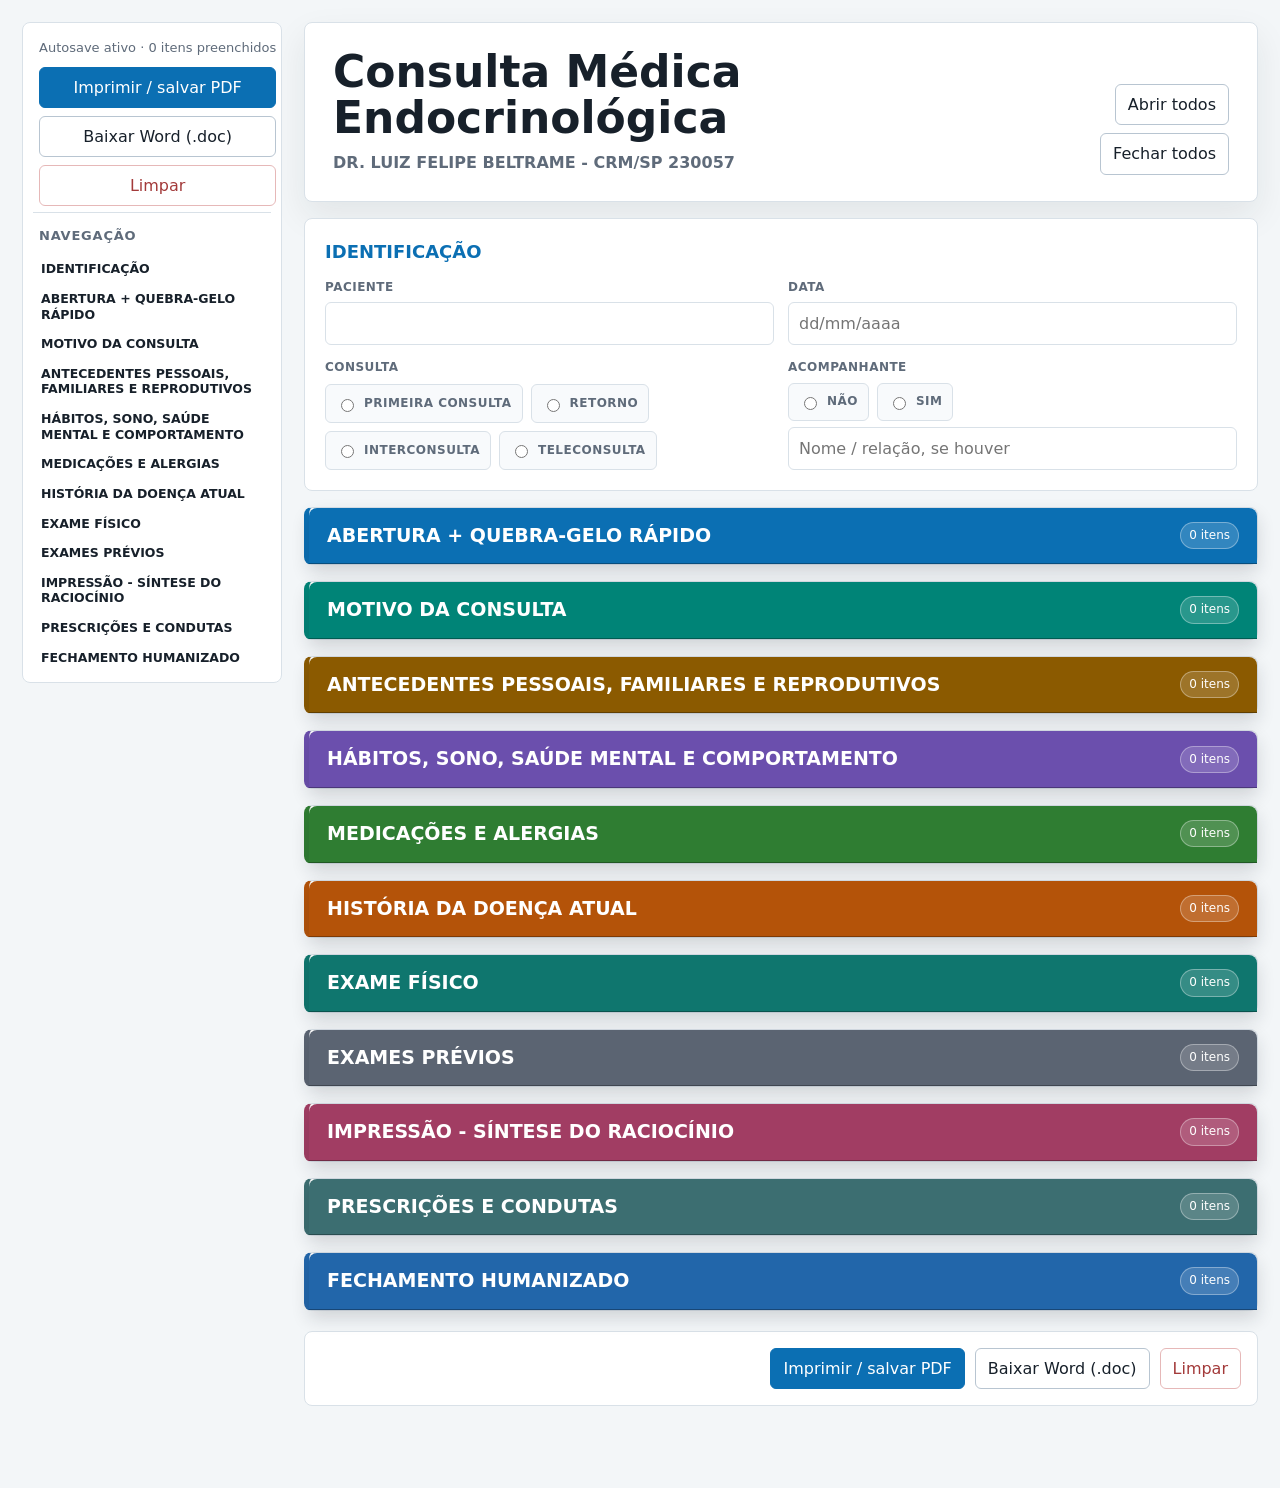
<file: Roteiro_Consulta_Endocrinologica_Formulario_Refinado.html>
<!doctype html>
<html lang="pt-BR">
<head>
  <meta charset="utf-8">
  <meta name="viewport" content="width=device-width, initial-scale=1">
  <title>Roteiro de Consulta Endocrinológica - Formulário</title>
  <style>
:root {
  --bg: #f3f6f8;
  --surface: #ffffff;
  --surface-2: #f8fafc;
  --ink: #17202a;
  --muted: #5f6b7a;
  --line: #d9e1e8;
  --line-strong: #b8c5d1;
  --accent: #0b6fb3;
  --danger: #a33a3a;
  --radius: 8px;
  --shadow: 0 14px 34px rgba(23, 32, 42, 0.08);
}

* { box-sizing: border-box; }
html { scroll-behavior: smooth; }
body {
  margin: 0;
  color: var(--ink);
  background: var(--bg);
  font-family: Inter, ui-sans-serif, system-ui, -apple-system, BlinkMacSystemFont, "Segoe UI", sans-serif;
  line-height: 1.45;
}

button, input, textarea, select { font: inherit; }
button {
  border: 1px solid var(--line-strong);
  background: var(--surface);
  color: var(--ink);
  border-radius: 6px;
  min-height: 38px;
  padding: 8px 12px;
  cursor: pointer;
}
button:hover { border-color: var(--accent); color: var(--accent); }
button.primary { background: var(--accent); border-color: var(--accent); color: #fff; }
button.danger { color: var(--danger); border-color: #e6b8b8; }
input[type="text"], textarea, select {
  width: 100%;
  border: 1px solid var(--line);
  background: #fff;
  border-radius: 6px;
  padding: 9px 10px;
  color: var(--ink);
  outline: none;
}
textarea { resize: vertical; min-height: 96px; }
textarea[rows="2"] { min-height: 66px; }
input:focus, textarea:focus, select:focus {
  border-color: var(--accent);
  box-shadow: 0 0 0 3px rgba(11, 111, 179, 0.12);
}

.save-state { color: var(--muted); font-size: 13px; white-space: nowrap; }
.mobile-jump { min-width: 250px; max-width: 420px; }

.shell {
  display: grid;
  grid-template-columns: 260px minmax(0, 1fr);
  gap: 22px;
  max-width: 1440px;
  margin: 0 auto;
  padding: 22px;
}
.sidebar {
  position: sticky;
  top: 22px;
  align-self: start;
  max-height: calc(100vh - 44px);
  overflow: auto;
  padding: 10px;
  background: var(--surface);
  border: 1px solid var(--line);
  border-radius: var(--radius);
}
.sidebar h2 {
  margin: 14px 6px 8px;
  font-size: 13px;
  text-transform: uppercase;
  letter-spacing: .06em;
  color: var(--muted);
}
.nav-controls {
  display: grid;
  gap: 9px;
  padding: 6px;
  border-bottom: 1px solid var(--line);
  margin-bottom: 10px;
}
.nav-buttons {
  display: grid;
  grid-template-columns: 1fr;
  gap: 8px;
}
.nav-buttons button { width: 100%; }
.nav-link {
  display: block;
  padding: 7px 8px;
  border-radius: 6px;
  color: var(--ink);
  text-decoration: none;
  font-size: 12.5px;
  font-weight: 750;
  line-height: 1.25;
}
.nav-link:hover { background: var(--surface-2); color: var(--accent); }
.nav-link strong { display: block; font-size: 12px; color: var(--muted); }

.workspace { min-width: 0; }
.hero {
  display: flex;
  align-items: end;
  justify-content: space-between;
  gap: 22px;
  padding: 26px 28px;
  background: var(--surface);
  border: 1px solid var(--line);
  border-radius: var(--radius);
  box-shadow: var(--shadow);
}
.eyebrow {
  margin: 0 0 6px;
  color: var(--accent);
  font-size: 13px;
  font-weight: 750;
  text-transform: uppercase;
  letter-spacing: .06em;
}
h1 {
  margin: 0;
  font-size: clamp(28px, 4vw, 44px);
  line-height: 1.05;
  letter-spacing: 0;
}
.doctor { margin: 10px 0 0; color: var(--muted); font-weight: 650; }
.hero-actions { display: flex; gap: 8px; flex-wrap: wrap; justify-content: flex-end; }

.identity-panel {
  margin-top: 16px;
  padding: 20px;
  background: var(--surface);
  border: 1px solid var(--line);
  border-radius: var(--radius);
}
.panel-title {
  margin: 0 0 14px;
  color: var(--accent);
  font-size: 18px;
  letter-spacing: 0;
}
.identity-grid {
  display: grid;
  grid-template-columns: repeat(2, minmax(0, 1fr));
  gap: 14px;
}
.field-stack { display: grid; gap: 6px; }
.field-stack > span, .field-stack label > span {
  color: var(--muted);
  font-size: 12px;
  font-weight: 750;
  text-transform: uppercase;
  letter-spacing: .04em;
}
.companion { grid-column: auto; }
.choice-row { display: flex; gap: 8px; flex-wrap: wrap; }
.choice, .inline-check {
  display: inline-flex;
  align-items: center;
  gap: 7px;
  min-height: 38px;
  padding: 7px 10px;
  border: 1px solid var(--line);
  background: var(--surface-2);
  border-radius: 6px;
}
.choice input, .inline-check input, .check-row input, .select-card input { accent-color: var(--accent); }

.block {
  margin-top: 16px;
  background: var(--surface);
  border: 1px solid var(--line);
  border-left: 5px solid var(--block-color);
  border-radius: var(--radius);
  overflow: visible;
}
.block-summary {
  position: sticky;
  top: 0;
  z-index: 40;
  display: grid;
  grid-template-columns: minmax(0, 1fr) auto;
  gap: 12px;
  align-items: center;
  padding: 14px 18px;
  cursor: pointer;
  background: var(--block-color);
  color: #fff;
  border-bottom: 1px solid color-mix(in srgb, var(--block-color) 70%, black);
  border-radius: var(--radius) var(--radius) 0 0;
  box-shadow: 0 8px 18px rgba(23, 32, 42, 0.16);
}
.block-kicker {
  color: var(--block-color);
  font-size: 12px;
  font-weight: 800;
  text-transform: uppercase;
  letter-spacing: .06em;
}
.block-title { color: #fff; font-size: 19px; font-weight: 780; letter-spacing: 0; }
.block-count {
  color: #fff;
  font-size: 12px;
  background: rgba(255, 255, 255, 0.16);
  border: 1px solid rgba(255, 255, 255, 0.34);
  border-radius: 999px;
  padding: 4px 8px;
}
.block-body { padding: 16px; display: grid; gap: 12px; }
.clinical-intro {
  margin: 0;
  padding: 13px 15px;
  color: #243244;
  background: #fff;
  border: 1px solid color-mix(in srgb, var(--block-color) 28%, var(--line));
  border-left: 4px solid var(--block-color);
  border-radius: var(--radius);
  font-size: 16px;
  font-weight: 650;
}
.block-lead {
  padding: 12px 14px;
  background: var(--surface-2);
  border: 1px solid var(--line);
  border-radius: var(--radius);
}
.lead { margin: 0; color: var(--muted); }

.section {
  border: 1px solid var(--line);
  border-radius: var(--radius);
  background: #fff;
  overflow: hidden;
}
.section > summary {
  display: flex;
  justify-content: space-between;
  gap: 12px;
  padding: 12px 14px;
  cursor: pointer;
  border-bottom: 1px solid color-mix(in srgb, var(--block-color) 58%, black);
  background: color-mix(in srgb, var(--block-color) 78%, white);
}
.section > summary span {
  color: #fff;
  font-weight: 760;
  font-size: 17px;
}
.section > summary small { color: rgba(255, 255, 255, 0.86); font-size: 12px; }
.section-body { padding: 14px; display: grid; gap: 12px; }

.quote {
  margin: 0;
  color: #253242;
  background: #f7fafc;
  border-left: 3px solid var(--block-color);
  padding: 10px 12px;
  border-radius: 6px;
}
.body-copy { margin: 0; color: var(--ink); }
.purpose {
  margin: 0;
  color: #334155;
  background: #f8fafc;
  border: 1px solid var(--line);
  border-radius: 6px;
  padding: 10px 12px;
}
.support-heading {
  margin: 8px 0 0;
  color: var(--muted);
  font-size: 13px;
  text-transform: uppercase;
  letter-spacing: .04em;
}
.cue-box {
  border: 1px solid color-mix(in srgb, var(--block-color) 30%, var(--line));
  border-radius: 6px;
  background: #fbfcfd;
  overflow: hidden;
}
.cue-box > summary,
.reference > summary {
  cursor: pointer;
  padding: 9px 11px;
  font-size: 13px;
  font-weight: 760;
  line-height: 1.25;
  letter-spacing: .02em;
}
.cue-box > summary {
  color: #fff;
  background: color-mix(in srgb, var(--block-color) 76%, white);
  border-bottom: 1px solid color-mix(in srgb, var(--block-color) 56%, black);
}
.prompt-list {
  margin: 0;
  padding: 11px 12px 12px 28px;
  color: #344154;
  font-size: 13.5px;
  line-height: 1.45;
  columns: 2;
  column-gap: 34px;
}
.prompt-list li { break-inside: avoid; margin: 2px 0; }
.reference {
  border: 1px solid #cbd5e1;
  border-radius: 6px;
  background: #fcfdff;
  overflow: hidden;
}
.reference > summary {
  color: #fff;
  background: #64748b;
  border-bottom: 1px solid #4b5563;
}
.reference > ul,
.reference > p {
  margin: 0;
  padding: 11px 14px 12px 28px;
  color: #344154;
  font-size: 13.5px;
  line-height: 1.45;
}
.reference > p.quote {
  margin: 0;
  border-left: 0;
  border-radius: 0;
  background: #fcfdff;
}

.field-line {
  display: flex;
  align-items: center;
  flex-wrap: wrap;
  gap: 8px;
  padding: 10px 12px;
  background: #fcfdff;
  border: 1px solid var(--line);
  border-radius: 6px;
}
.inline-input {
  width: var(--w);
  min-width: 84px;
  display: inline-block;
  padding: 6px 8px;
}
.check-detail { max-width: 260px; margin-left: 4px; }

.check-grid {
  display: grid;
  grid-template-columns: repeat(2, minmax(0, 1fr));
  gap: 8px;
}
.check-row {
  display: flex;
  align-items: center;
  gap: 9px;
}
.check-card {
  padding: 10px 11px;
  border: 1px solid var(--line);
  background: var(--surface-2);
  border-radius: 6px;
}

.select-grid {
  display: grid;
  grid-template-columns: repeat(2, minmax(0, 1fr));
  gap: 10px;
}
.select-card {
  display: grid;
  grid-template-columns: auto minmax(0, 1fr);
  gap: 10px;
  align-items: start;
  padding: 12px;
  border: 1px solid var(--line);
  background: #fbfcfd;
  border-radius: 6px;
}
.select-card textarea { grid-column: 2; min-height: 62px; }
.select-card strong { display: block; margin-bottom: 4px; }
.select-card small { display: block; color: var(--muted); }
.reference-table-title {
  color: var(--muted);
  font-size: 13px;
  font-weight: 750;
  text-transform: uppercase;
  letter-spacing: .04em;
}

.table-shell { overflow-x: auto; display: grid; gap: 10px; }
table {
  width: 100%;
  border-collapse: collapse;
  min-width: 620px;
  background: #fff;
}
th, td {
  border: 1px solid var(--line);
  padding: 8px;
  text-align: left;
  vertical-align: top;
}
th {
  color: #334155;
  background: #eef3f7;
  font-size: 12px;
  text-transform: uppercase;
  letter-spacing: .04em;
}
td input { border: 0; padding: 6px; background: transparent; }
td input:focus { box-shadow: inset 0 0 0 2px rgba(11, 111, 179, 0.16); }
.small-action { justify-self: start; min-height: 32px; padding: 6px 10px; font-size: 13px; }

.bottom-actions {
  margin: 20px 0 60px;
  padding: 16px;
  display: flex;
  gap: 10px;
  flex-wrap: wrap;
  justify-content: flex-end;
  background: var(--surface);
  border: 1px solid var(--line);
  border-radius: var(--radius);
}

@media (max-width: 980px) {
  .shell { grid-template-columns: 1fr; padding: 14px; }
  .sidebar {
    position: static;
    max-height: none;
  }
  .mobile-jump { width: 100%; min-width: 0; max-width: none; min-height: 36px; }
  .save-state { font-size: 12px; }
  .identity-grid { grid-template-columns: 1fr; }
  .companion { grid-column: auto; }
  .hero { display: grid; }
  .block-summary { top: 0; grid-template-columns: 1fr; }
  .prompt-list { columns: 1; }
  .check-grid, .select-grid { grid-template-columns: 1fr; }
  .bottom-actions { justify-content: stretch; }
  .bottom-actions button { flex: 1 1 160px; }
}

@media print {
  .no-print, .sidebar, .hero-actions, .bottom-actions { display: none !important; }
  body { background: #fff; color: #111; }
  .shell { display: block; max-width: none; padding: 0; }
  .hero, .identity-panel, .block, .section {
    box-shadow: none;
    border-color: #c7c7c7;
    break-inside: avoid;
  }
}
</style>
</head>
<body>
  <div class="shell">
    <aside class="sidebar no-print">
      <div class="nav-controls">
        <span class="save-state" id="saveStatus">Autosave ativo</span>
        <div class="nav-buttons">
          <button type="button" class="primary" id="printPdf">Imprimir / salvar PDF</button>
          <button type="button" id="downloadDoc">Baixar Word (.doc)</button>
          <button type="button" class="danger" id="clearForm">Limpar</button>
        </div>
      </div>
      <h2>Navegação</h2>
      <a class="nav-link" href="#identificacao">IDENTIFICAÇÃO</a><a class="nav-link" href="#area-1-abertura-quebra-gelo-rapido" onclick="document.getElementById('area-1-abertura-quebra-gelo-rapido').open=true">ABERTURA + QUEBRA-GELO RÁPIDO</a><a class="nav-link" href="#area-2-motivo-da-consulta" onclick="document.getElementById('area-2-motivo-da-consulta').open=true">MOTIVO DA CONSULTA</a><a class="nav-link" href="#area-3-antecedentes-pessoais-familiares-e-reprodutivos" onclick="document.getElementById('area-3-antecedentes-pessoais-familiares-e-reprodutivos').open=true">ANTECEDENTES PESSOAIS, FAMILIARES E REPRODUTIVOS</a><a class="nav-link" href="#area-4-habitos-sono-saude-mental-e-comportamento" onclick="document.getElementById('area-4-habitos-sono-saude-mental-e-comportamento').open=true">HÁBITOS, SONO, SAÚDE MENTAL E COMPORTAMENTO</a><a class="nav-link" href="#area-5-medicacoes-e-alergias" onclick="document.getElementById('area-5-medicacoes-e-alergias').open=true">MEDICAÇÕES E ALERGIAS</a><a class="nav-link" href="#area-6-historia-da-doenca-atual" onclick="document.getElementById('area-6-historia-da-doenca-atual').open=true">HISTÓRIA DA DOENÇA ATUAL</a><a class="nav-link" href="#area-7-exame-fisico" onclick="document.getElementById('area-7-exame-fisico').open=true">EXAME FÍSICO</a><a class="nav-link" href="#area-8-exames-previos" onclick="document.getElementById('area-8-exames-previos').open=true">EXAMES PRÉVIOS</a><a class="nav-link" href="#area-9-impressao-sintese-do-raciocinio" onclick="document.getElementById('area-9-impressao-sintese-do-raciocinio').open=true">IMPRESSÃO - SÍNTESE DO RACIOCÍNIO</a><a class="nav-link" href="#area-10-prescricoes-e-condutas" onclick="document.getElementById('area-10-prescricoes-e-condutas').open=true">PRESCRIÇÕES E CONDUTAS</a><a class="nav-link" href="#area-11-fechamento-humanizado" onclick="document.getElementById('area-11-fechamento-humanizado').open=true">FECHAMENTO HUMANIZADO</a>
    </aside>
    <main class="workspace">
      
    <section class="hero">
      <div>
        <h1>Consulta Médica Endocrinológica</h1>
        <p class="doctor">DR. LUIZ FELIPE BELTRAME - CRM/SP 230057</p>
      </div>
      <div class="hero-actions no-print">
        <button type="button" id="expandAll">Abrir todos</button>
        <button type="button" id="collapseAll">Fechar todos</button>
      </div>
    </section>

    <section class="identity-panel" id="identificacao">
      <h2 class="panel-title">IDENTIFICAÇÃO</h2>
      <div class="identity-grid">
        <label class="field-stack"><span>Paciente</span><input id="patient-0265" type="text" data-control data-kind="text" data-block="IDENTIFICAÇÃO" data-section="IDENTIFICAÇÃO" data-export-label="Paciente"></label>
        <label class="field-stack"><span>Data</span><input id="date-0266" type="text" placeholder="dd/mm/aaaa" data-control data-kind="text" data-block="IDENTIFICAÇÃO" data-section="IDENTIFICAÇÃO" data-export-label="Data"></label>
        <div class="field-stack"><span>Consulta</span><div class="choice-row"><label class="choice"><input id="consult-0270" type="radio" name="consulta_tipo" data-control data-kind="radio" data-block="IDENTIFICAÇÃO" data-section="IDENTIFICAÇÃO" data-export-label="Consulta" value="Primeira consulta"><span>Primeira consulta</span></label><label class="choice"><input id="consult-0271" type="radio" name="consulta_tipo" data-control data-kind="radio" data-block="IDENTIFICAÇÃO" data-section="IDENTIFICAÇÃO" data-export-label="Consulta" value="Retorno"><span>Retorno</span></label><label class="choice"><input id="consult-0272" type="radio" name="consulta_tipo" data-control data-kind="radio" data-block="IDENTIFICAÇÃO" data-section="IDENTIFICAÇÃO" data-export-label="Consulta" value="Interconsulta"><span>Interconsulta</span></label><label class="choice"><input id="consult-0273" type="radio" name="consulta_tipo" data-control data-kind="radio" data-block="IDENTIFICAÇÃO" data-section="IDENTIFICAÇÃO" data-export-label="Consulta" value="Teleconsulta"><span>Teleconsulta</span></label></div></div>
        <div class="field-stack companion"><span>Acompanhante</span>
          <div class="choice-row">
            <label class="choice"><input id="companion-0267" type="radio" name="acompanhante" value="Não" data-control data-kind="radio" data-block="IDENTIFICAÇÃO" data-section="IDENTIFICAÇÃO" data-export-label="Acompanhante"><span>Não</span></label>
            <label class="choice"><input id="companion-0268" type="radio" name="acompanhante" value="Sim" data-control data-kind="radio" data-block="IDENTIFICAÇÃO" data-section="IDENTIFICAÇÃO" data-export-label="Acompanhante"><span>Sim</span></label>
          </div>
          <input id="companion-0269" type="text" placeholder="Nome / relação, se houver" data-control data-kind="text" data-block="IDENTIFICAÇÃO" data-section="IDENTIFICAÇÃO" data-export-label="Acompanhante - detalhe">
        </div>
      </div>
    </section>
    
      <details class="block clinical-area" id="area-1-abertura-quebra-gelo-rapido" style="--block-color:#0b6fb3"><summary class="block-summary"><span class="block-title">ABERTURA + QUEBRA-GELO RÁPIDO</span><span class="block-count" data-count-for="area-1-abertura-quebra-gelo-rapido">0 itens</span></summary><div class="block-body"><p class="clinical-intro">“Mas me diga, [nome]... Antes de entrarmos na parte médica, queria te conhecer um pouco melhor.”</p><details class="section" id="sec-abertura-quebra-gelo-rapido-1-1-rotina"><summary><span>1. Rotina</span><small>Seção</small></summary><div class="section-body"><p class="quote">“Me conta um pouco da sua rotina, seu dia a dia... Como costuma ser uma semana normal para você?”</p><label class="field-stack"><span>Campo para registro</span><textarea id="area-0001" rows="4" data-control data-kind="textarea" data-block="ABERTURA + QUEBRA-GELO RÁPIDO" data-section="1. Rotina" data-export-label="Campo para registro" placeholder="Registrar apenas o que for clinicamente útil."></textarea></label><details class="cue-box" open><summary>Sondagens úteis</summary><ul class="prompt-list"><li>Seu dia costuma ser mais corrido ou mais previsível?</li><li>Você passa mais tempo sentado(a), em deslocamento ou em pé?</li><li>Consegue ter horários minimamente regulares para comer e dormir?</li><li>Hoje sua rotina mais ajuda ou mais atrapalha sua saúde?</li><li>O que mais pesa no seu dia a dia atualmente?</li></ul></details><details class="reference"><summary>Fechamentos possíveis</summary><ul><li>Hmmm, interessante. Dá para perceber que seu dia tem algumas particularidades que podem influenciar sono, alimentação e energia.</li><li>Entendi. Gosto de começar por aqui porque saúde vai se moldando em torno da vida real, não da rotina ideal.</li><li>Entendi... parece uma rotina bem cheia. Às vezes, antes de falar de exame ou remédio, entender esse pano de fundo já explica bastante coisa.</li></ul></details></div></details><details class="section" id="sec-abertura-quebra-gelo-rapido-1-2-trabalho"><summary><span>2. Trabalho</span><small>Seção</small></summary><div class="section-body"><p class="quote">“Agora queria entender um pouco do seu trabalho, porque ele costuma ter um peso grande no dia a dia: você está trabalhando atualmente? Trabalha com o quê?”</p><label class="field-stack"><span>Campo para registro</span><textarea id="area-0002" rows="4" data-control data-kind="textarea" data-block="ABERTURA + QUEBRA-GELO RÁPIDO" data-section="2. Trabalho" data-export-label="Campo para registro" placeholder="Registrar apenas o que for clinicamente útil."></textarea></label><details class="cue-box" open><summary>Sondagens úteis</summary><ul class="prompt-list"><li>É presencial, remoto ou híbrido?</li><li>Tem muita pressão, meta, plantão, reunião ou deslocamento?</li><li>Você consegue se alimentar bem no trabalho?</li><li>O trabalho impacta seu sono, ansiedade, treino ou alimentação?</li><li>Mudou algo no trabalho recentemente?</li></ul></details><details class="reference"><summary>Fechamentos possíveis</summary><ul><li>Ahhh, legal. E dá para imaginar que esse tipo de rotina tenha seus pontos bons, mas também seus desgastes.</li><li>Entendi. Trabalho costuma ocupar um espaço enorme na vida da gente, então faz sentido eu entender como isso entra na sua saúde.</li><li>Legal. É bom saber disso para eu não propor um plano que funcione no papel, mas não caiba na sua vida.</li></ul></details></div></details><details class="section" id="sec-abertura-quebra-gelo-rapido-1-3-familia-parceiro-a-filhos"><summary><span>3. Família / parceiro(a) / filhos</span><small>Seção</small></summary><div class="section-body"><p class="quote">“E em casa, como é sua dinâmica? Você mora com alguém, tem filhos, é casado(a), namora?”</p><label class="field-stack"><span>Campo para registro</span><textarea id="area-0003" rows="4" data-control data-kind="textarea" data-block="ABERTURA + QUEBRA-GELO RÁPIDO" data-section="3. Família / parceiro(a) / filhos" data-export-label="Campo para registro" placeholder="Registrar apenas o que for clinicamente útil."></textarea></label><details class="cue-box" open><summary>Sondagens úteis</summary><ul class="prompt-list"><li>Você tem uma boa rede de apoio?</li><li>A rotina da casa influencia muito seus horários?</li><li>Tem alguém que participa das suas decisões de saúde?</li><li>A alimentação em casa é mais organizada ou cada um faz de um jeito?</li><li>Você sente que cuida mais dos outros do que de você?</li></ul></details><details class="reference"><summary>Fechamentos possíveis</summary><ul><li>Perfeito. É bom entender quem está ao seu redor, porque rede de apoio muda muito a forma como a pessoa consegue se cuidar.</li><li>Entendi. A dinâmica da casa influencia bastante alimentação, horários, descanso e até adesão a tratamento.</li><li>Legal. Vou guardar isso também para entender melhor o que é viável para você no dia a dia.</li></ul></details></div></details><details class="section" id="sec-abertura-quebra-gelo-rapido-1-4-pets"><summary><span>4. Pets</span><small>Seção</small></summary><div class="section-body"><p class="quote">“E pet, você tem algum bichinho em casa? Algum animalzinho de estimação que faça parte da sua rotina?”</p><label class="field-stack"><span>Campo para registro</span><textarea id="area-0004" rows="4" data-control data-kind="textarea" data-block="ABERTURA + QUEBRA-GELO RÁPIDO" data-section="4. Pets" data-export-label="Campo para registro" placeholder="Registrar apenas o que for clinicamente útil."></textarea></label><details class="cue-box" open><summary>Sondagens úteis</summary><ul class="prompt-list"><li>Qual o nome?</li><li>É cachorro, gato ou outro?</li><li>Ele mora com você?</li><li>Você costuma passear com ele?</li><li>Ele te faz companhia na rotina?</li><li>É daqueles que mandam na casa inteira?</li></ul></details><details class="reference"><summary>Fechamentos possíveis</summary><ul><li>Ahhh, que fofura. É uma delícia ter um bichinho conosco, né? Eu ainda não tenho, mas não vejo a hora de ter um cachorrinho aqui comigo.</li><li>Que delícia. Pet acaba virando parte da família mesmo, né? E às vezes até ajuda a gente a ter mais rotina, sair para caminhar, espairecer um pouco.</li><li>Ahhh, adorei. Vou anotar o nome, porque na próxima consulta eu provavelmente vou querer saber dele também.</li></ul></details></div></details><details class="section" id="sec-abertura-quebra-gelo-rapido-1-5-hobbies-lazer-viagens-eventos"><summary><span>5. Hobbies / lazer / viagens / eventos</span><small>Seção</small></summary><div class="section-body"><p class="quote">“E quando sobra um tempinho para você, o que costuma gostar de fazer? Pergunto para conhecer um pouco dos seus hobbies, lazer e hábitos fora da parte médica; mais para frente, isso também pode ajudar a gente a entender melhor sua saúde.”</p><label class="field-stack"><span>Campo para registro</span><textarea id="area-0005" rows="4" data-control data-kind="textarea" data-block="ABERTURA + QUEBRA-GELO RÁPIDO" data-section="5. Hobbies / lazer / viagens / eventos" data-export-label="Campo para registro" placeholder="Registrar apenas o que for clinicamente útil."></textarea></label><details class="cue-box" open><summary>Sondagens úteis</summary><ul class="prompt-list"><li>Você tem conseguido fazer isso com frequência?</li><li>Isso te ajuda a relaxar?</li><li>Você gosta mais de sair ou ficar em casa?</li><li>Seu lazer costuma envolver comida, bebida, descanso, vida social ou atividade física?</li><li>Tem alguma viagem, evento ou fase importante chegando?</li><li>Tem algo que você gostava de fazer e acabou deixando de lado?</li></ul></details><details class="reference"><summary>Fechamentos possíveis</summary><ul><li>Ahhh, legal. Acho importante saber o que te dá prazer também, não só o que está dando problema.</li><li>Que bom. Isso é uma parte importante da vida e, muitas vezes, quando a pessoa deixa de fazer essas coisas, o corpo também começa a dar sinais.</li><li>Legal. Isso me ajuda a pensar em orientações que façam sentido para você, e não em uma lista genérica de recomendações.</li></ul></details></div></details><details class="section" id="sec-abertura-quebra-gelo-rapido-1-6-mudancas-recentes"><summary><span>6. Mudanças recentes</span><small>Seção</small></summary><div class="section-body"><p class="quote">“E pensando nos últimos meses, teve alguma mudança importante na sua vida? Pode ser trabalho, casa, relacionamento, rotina, cirurgia, doença, luto, viagem ou qualquer outra fase diferente.”</p><label class="field-stack"><span>Campo para registro</span><textarea id="area-0006" rows="4" data-control data-kind="textarea" data-block="ABERTURA + QUEBRA-GELO RÁPIDO" data-section="6. Mudanças recentes" data-export-label="Campo para registro" placeholder="Registrar apenas o que for clinicamente útil."></textarea></label><details class="cue-box" open><summary>Sondagens úteis</summary><ul class="prompt-list"><li>Quando isso aconteceu?</li><li>Foi uma mudança boa, estressante ou um pouco dos dois?</li></ul></details><details class="reference"><summary>Fechamentos possíveis</summary><ul><li>Certo... isso pode ter mexido bastante com você, mesmo que na hora a gente tente tocar a vida normalmente.</li><li>Entendi. Mudanças assim às vezes aparecem no corpo: sono, fome, peso, cabelo, humor, disposição... então vale muito considerar.</li><li>Nossa, imagino que tenha sido uma fase intensa. Vou olhar seus sintomas também dentro desse contexto.</li></ul></details></div></details><details class="section" id="sec-abertura-quebra-gelo-rapido-1-7-ponto-pessoal-nao-perguntado"><summary><span>7. Ponto pessoal não perguntado</span><small>Seção</small></summary><div class="section-body"><p class="quote">“Antes de entrar de vez nas queixas médicas, queria abrir espaço para algo que talvez eu não tenha perguntado: tem alguma coisinha que você ache interessante compartilhar comigo para eu entender melhor como está sua vida hoje, de forma geral?”</p><label class="field-stack"><span>Campo para registro</span><textarea id="area-0007" rows="4" data-control data-kind="textarea" data-block="ABERTURA + QUEBRA-GELO RÁPIDO" data-section="7. Ponto pessoal não perguntado" data-export-label="Campo para registro" placeholder="Registrar apenas o que for clinicamente útil."></textarea></label><details class="cue-box" open><summary>Sondagens úteis</summary><ul class="prompt-list"><li>Isso tem te afetado muito?</li><li>Você acha que isso conversa com sua saúde hoje?</li><li>É algo que você gostaria que eu levasse em consideração no plano?</li><li>Tem algo que médicos geralmente não perguntam, mas que para você faz diferença?</li></ul></details><details class="reference"><summary>Fechamentos possíveis</summary><ul><li>Perfeito, obrigado por compartilhar. Isso ajuda a consulta a ficar mais completa e mais sua.</li><li>Entendi. Às vezes esses detalhes não aparecem em exame, mas fazem muita diferença para entender a pessoa.</li><li>Perfeito então. Agora sim, podemos entrar na parte médica com um contexto bem melhor.</li></ul></details></div></details></div></details>
<details class="block clinical-area" id="area-2-motivo-da-consulta" style="--block-color:#008477"><summary class="block-summary"><span class="block-title">MOTIVO DA CONSULTA</span><span class="block-count" data-count-for="area-2-motivo-da-consulta">0 itens</span></summary><div class="block-body"><details class="section" id="sec-motivo-da-consulta-2-1-queixa-principal"><summary><span>1. Queixa principal</span><small>Seção</small></summary><div class="section-body"><p class="quote">“Agora entrando na parte médica: qual é o principal ponto que você gostaria de avaliar comigo hoje?”</p><label class="field-stack"><span>Queixa principal</span><textarea id="area-0008" rows="4" data-control data-kind="textarea" data-block="MOTIVO DA CONSULTA" data-section="1. Queixa principal" data-export-label="Queixa principal" placeholder="Registrar apenas o que for clinicamente útil."></textarea></label><details class="cue-box" open><summary>Sondagens úteis</summary><ul class="prompt-list"><li>Isso é novo ou já vem de antes?</li><li>É o que mais te incomoda hoje?</li><li>Tem algum medo específico por trás dessa queixa?</li><li>Você veio mais para check-up, investigação, acompanhamento, ajuste de medicação ou segunda opinião?</li><li>Alguém te encaminhou ou foi uma decisão sua?</li></ul></details><details class="reference"><summary>Fechamentos possíveis</summary><ul><li>Entendi. Faz sentido você querer olhar para isso com mais cuidado.</li><li>Certo. Vou te ajudar a organizar esse raciocínio para a gente não ficar só na sensação.</li><li>Perfeito. Vou investigar isso com critério, sem minimizar a queixa e sem sair pedindo exame sem direção.</li></ul></details></div></details><details class="section" id="sec-motivo-da-consulta-2-2-expectativa"><summary><span>2. Expectativa</span><small>Seção</small></summary><div class="section-body"><p class="quote">“O que você espera que saia encaminhado dessa consulta?”</p><label class="field-stack"><span>Expectativa do paciente</span><textarea id="area-0009" rows="4" data-control data-kind="textarea" data-block="MOTIVO DA CONSULTA" data-section="2. Expectativa" data-export-label="Expectativa do paciente" placeholder="Registrar apenas o que for clinicamente útil."></textarea></label><details class="cue-box" open><summary>Sondagens úteis</summary><ul class="prompt-list"><li>Você quer revisar exames?</li><li>Quer investigar sintomas?</li><li>Quer discutir medicação?</li><li>Quer entender melhor um diagnóstico?</li><li>Quer montar um plano mais preventivo?</li><li>Existe algo que você não gostaria que ficasse sem resposta hoje?</li></ul></details><details class="reference"><summary>Fechamentos possíveis</summary><ul><li>Perfeito. Acho ótimo alinhar isso no começo, porque evita aquela sensação de sair da consulta sem resposta.</li><li>Entendi. Então vou tentar equilibrar investigação, orientação e um plano prático.</li><li>Pode ser que nem tudo seja fechado hoje, mas a ideia é você sair com um caminho claro.</li></ul></details></div></details><details class="section" id="sec-motivo-da-consulta-2-3-priorizacao"><summary><span>3. Priorização</span><small>Seção</small></summary><div class="section-body"><p class="quote">“Além desse ponto principal, tem mais alguma coisa que você queria aproveitar para discutir?”</p><label class="field-stack"><span>Pontos listados e prioridade</span><textarea id="area-0010" rows="4" data-control data-kind="textarea" data-block="MOTIVO DA CONSULTA" data-section="3. Priorização" data-export-label="Pontos listados e prioridade" placeholder="Registrar apenas o que for clinicamente útil."></textarea></label><details class="cue-box" open><summary>Sondagens úteis</summary><ul class="prompt-list"><li>Desses pontos, qual te preocupa mais?</li><li>Qual impacta mais sua rotina?</li><li>Qual pode ficar para um segundo momento, se faltar tempo?</li><li>Tem algum sintoma que parece pequeno, mas você acha importante mencionar?</li></ul></details><details class="reference"><summary>Fechamentos possíveis</summary><ul><li>Ótimo. Então deixei anotado: [ponto 1], [ponto 2], [ponto 3]. Vou seguir por essa ordem.</li></ul></details></div></details></div></details>
<details class="block clinical-area" id="area-3-antecedentes-pessoais-familiares-e-reprodutivos" style="--block-color:#8b5a00"><summary class="block-summary"><span class="block-title">ANTECEDENTES PESSOAIS, FAMILIARES E REPRODUTIVOS</span><span class="block-count" data-count-for="area-3-antecedentes-pessoais-familiares-e-reprodutivos">0 itens</span></summary><div class="block-body"><details class="section" id="sec-antecedentes-pessoais-familiares-e-reprodutivos-4-2-comorbidades-conhecidas"><summary><span>2. Comorbidades conhecidas</span><small>Seção</small></summary><div class="section-body"><p class="quote">“Você tem algum diagnóstico médico já conhecido?”</p><div class="check-grid" data-table="1"><label class="check-row check-card"><input id="chk-0011" type="checkbox" data-control data-kind="checkbox" data-block="ANTECEDENTES PESSOAIS, FAMILIARES E REPRODUTIVOS" data-section="2. Comorbidades conhecidas" data-export-label="Comorbidades conhecidas - Diabetes"><span>Diabetes</span></label><label class="check-row check-card"><input id="chk-0012" type="checkbox" data-control data-kind="checkbox" data-block="ANTECEDENTES PESSOAIS, FAMILIARES E REPRODUTIVOS" data-section="2. Comorbidades conhecidas" data-export-label="Comorbidades conhecidas - Doença renal"><span>Doença renal</span></label><label class="check-row check-card"><input id="chk-0013" type="checkbox" data-control data-kind="checkbox" data-block="ANTECEDENTES PESSOAIS, FAMILIARES E REPRODUTIVOS" data-section="2. Comorbidades conhecidas" data-export-label="Comorbidades conhecidas - Pré-diabetes"><span>Pré-diabetes</span></label><label class="check-row check-card"><input id="chk-0014" type="checkbox" data-control data-kind="checkbox" data-block="ANTECEDENTES PESSOAIS, FAMILIARES E REPRODUTIVOS" data-section="2. Comorbidades conhecidas" data-export-label="Comorbidades conhecidas - Doença cardíaca"><span>Doença cardíaca</span></label><label class="check-row check-card"><input id="chk-0015" type="checkbox" data-control data-kind="checkbox" data-block="ANTECEDENTES PESSOAIS, FAMILIARES E REPRODUTIVOS" data-section="2. Comorbidades conhecidas" data-export-label="Comorbidades conhecidas - Hipertensão arterial"><span>Hipertensão arterial</span></label><label class="check-row check-card"><input id="chk-0016" type="checkbox" data-control data-kind="checkbox" data-block="ANTECEDENTES PESSOAIS, FAMILIARES E REPRODUTIVOS" data-section="2. Comorbidades conhecidas" data-export-label="Comorbidades conhecidas - Doença autoimune"><span>Doença autoimune</span></label><label class="check-row check-card"><input id="chk-0017" type="checkbox" data-control data-kind="checkbox" data-block="ANTECEDENTES PESSOAIS, FAMILIARES E REPRODUTIVOS" data-section="2. Comorbidades conhecidas" data-export-label="Comorbidades conhecidas - Dislipidemia"><span>Dislipidemia</span></label><label class="check-row check-card"><input id="chk-0018" type="checkbox" data-control data-kind="checkbox" data-block="ANTECEDENTES PESSOAIS, FAMILIARES E REPRODUTIVOS" data-section="2. Comorbidades conhecidas" data-export-label="Comorbidades conhecidas - Ansiedade / depressão / TDAH / outro diagnóstico psiquiátrico"><span>Ansiedade / depressão / TDAH / outro diagnóstico psiquiátrico</span></label><label class="check-row check-card"><input id="chk-0019" type="checkbox" data-control data-kind="checkbox" data-block="ANTECEDENTES PESSOAIS, FAMILIARES E REPRODUTIVOS" data-section="2. Comorbidades conhecidas" data-export-label="Comorbidades conhecidas - Doença tireoidiana"><span>Doença tireoidiana</span></label><label class="check-row check-card"><input id="chk-0020" type="checkbox" data-control data-kind="checkbox" data-block="ANTECEDENTES PESSOAIS, FAMILIARES E REPRODUTIVOS" data-section="2. Comorbidades conhecidas" data-export-label="Comorbidades conhecidas - Transtorno alimentar atual ou prévio"><span>Transtorno alimentar atual ou prévio</span></label><label class="check-row check-card"><input id="chk-0021" type="checkbox" data-control data-kind="checkbox" data-block="ANTECEDENTES PESSOAIS, FAMILIARES E REPRODUTIVOS" data-section="2. Comorbidades conhecidas" data-export-label="Comorbidades conhecidas - Esteatose hepática"><span>Esteatose hepática</span></label><label class="check-row check-card"><input id="chk-0023" type="checkbox" data-control data-kind="checkbox" data-block="ANTECEDENTES PESSOAIS, FAMILIARES E REPRODUTIVOS" data-section="2. Comorbidades conhecidas" data-export-label="Comorbidades conhecidas - Outro"><span>Outro</span><input id="field-0022" class="check-detail" type="text" data-control data-kind="text" data-block="ANTECEDENTES PESSOAIS, FAMILIARES E REPRODUTIVOS" data-section="2. Comorbidades conhecidas" data-export-label="Outro - detalhe" placeholder="Detalhar"></label><label class="check-row check-card"><input id="chk-0024" type="checkbox" data-control data-kind="checkbox" data-block="ANTECEDENTES PESSOAIS, FAMILIARES E REPRODUTIVOS" data-section="2. Comorbidades conhecidas" data-export-label="Comorbidades conhecidas - SOP / hiperandrogenismo"><span>SOP / hiperandrogenismo</span></label></div><label class="field-stack"><span>Comorbidades relevantes</span><textarea id="area-0025" rows="4" data-control data-kind="textarea" data-block="ANTECEDENTES PESSOAIS, FAMILIARES E REPRODUTIVOS" data-section="2. Comorbidades conhecidas" data-export-label="Comorbidades relevantes" placeholder="Registrar apenas o que for clinicamente útil."></textarea></label><details class="reference"><summary>Fechamentos possíveis</summary><ul><li>Ótimo, isso já me dá um mapa inicial.</li><li>Saber o que já existe evita que a gente trate tudo como se fosse uma queixa nova.</li><li>Isso ajuda principalmente na segurança de qualquer conduta que a gente venha a considerar.</li></ul></details></div></details><details class="section" id="sec-antecedentes-pessoais-familiares-e-reprodutivos-7-1-antecedentes-pessoais"><summary><span>1. Antecedentes pessoais</span><small>Seção</small></summary><div class="section-body"><p class="quote">“Você já teve algum diagnóstico importante, cirurgia ou internação?”</p><div class="check-grid" data-table="5"><label class="check-row check-card"><input id="chk-0027" type="checkbox" data-control data-kind="checkbox" data-block="ANTECEDENTES PESSOAIS, FAMILIARES E REPRODUTIVOS" data-section="1. Antecedentes pessoais" data-export-label="Antecedentes pessoais - Cirurgias"><span>Cirurgias</span><input id="field-0026" class="check-detail" type="text" data-control data-kind="text" data-block="ANTECEDENTES PESSOAIS, FAMILIARES E REPRODUTIVOS" data-section="1. Antecedentes pessoais" data-export-label="Cirurgias - detalhe" placeholder="Detalhar"></label><label class="check-row check-card"><input id="chk-0028" type="checkbox" data-control data-kind="checkbox" data-block="ANTECEDENTES PESSOAIS, FAMILIARES E REPRODUTIVOS" data-section="1. Antecedentes pessoais" data-export-label="Antecedentes pessoais - Doença renal"><span>Doença renal</span></label><label class="check-row check-card"><input id="chk-0030" type="checkbox" data-control data-kind="checkbox" data-block="ANTECEDENTES PESSOAIS, FAMILIARES E REPRODUTIVOS" data-section="1. Antecedentes pessoais" data-export-label="Antecedentes pessoais - Internações"><span>Internações</span><input id="field-0029" class="check-detail" type="text" data-control data-kind="text" data-block="ANTECEDENTES PESSOAIS, FAMILIARES E REPRODUTIVOS" data-section="1. Antecedentes pessoais" data-export-label="Internações - detalhe" placeholder="Detalhar"></label><label class="check-row check-card"><input id="chk-0031" type="checkbox" data-control data-kind="checkbox" data-block="ANTECEDENTES PESSOAIS, FAMILIARES E REPRODUTIVOS" data-section="1. Antecedentes pessoais" data-export-label="Antecedentes pessoais - Doença cardíaca"><span>Doença cardíaca</span></label><label class="check-row check-card"><input id="chk-0032" type="checkbox" data-control data-kind="checkbox" data-block="ANTECEDENTES PESSOAIS, FAMILIARES E REPRODUTIVOS" data-section="1. Antecedentes pessoais" data-export-label="Antecedentes pessoais - Pancreatite"><span>Pancreatite</span></label><label class="check-row check-card"><input id="chk-0033" type="checkbox" data-control data-kind="checkbox" data-block="ANTECEDENTES PESSOAIS, FAMILIARES E REPRODUTIVOS" data-section="1. Antecedentes pessoais" data-export-label="Antecedentes pessoais - Doença autoimune"><span>Doença autoimune</span></label><label class="check-row check-card"><input id="chk-0034" type="checkbox" data-control data-kind="checkbox" data-block="ANTECEDENTES PESSOAIS, FAMILIARES E REPRODUTIVOS" data-section="1. Antecedentes pessoais" data-export-label="Antecedentes pessoais - Pedra na vesícula"><span>Pedra na vesícula</span></label><label class="check-row check-card"><input id="chk-0035" type="checkbox" data-control data-kind="checkbox" data-block="ANTECEDENTES PESSOAIS, FAMILIARES E REPRODUTIVOS" data-section="1. Antecedentes pessoais" data-export-label="Antecedentes pessoais - Câncer prévio"><span>Câncer prévio</span></label><label class="check-row check-card"><input id="chk-0036" type="checkbox" data-control data-kind="checkbox" data-block="ANTECEDENTES PESSOAIS, FAMILIARES E REPRODUTIVOS" data-section="1. Antecedentes pessoais" data-export-label="Antecedentes pessoais - Trombose"><span>Trombose</span></label><label class="check-row check-card"><input id="chk-0037" type="checkbox" data-control data-kind="checkbox" data-block="ANTECEDENTES PESSOAIS, FAMILIARES E REPRODUTIVOS" data-section="1. Antecedentes pessoais" data-export-label="Antecedentes pessoais - Complicações anestésicas ou cirúrgicas"><span>Complicações anestésicas ou cirúrgicas</span></label><label class="check-row check-card"><input id="chk-0038" type="checkbox" data-control data-kind="checkbox" data-block="ANTECEDENTES PESSOAIS, FAMILIARES E REPRODUTIVOS" data-section="1. Antecedentes pessoais" data-export-label="Antecedentes pessoais - Enxaqueca com aura"><span>Enxaqueca com aura</span></label><label class="check-row check-card"><input id="chk-0040" type="checkbox" data-control data-kind="checkbox" data-block="ANTECEDENTES PESSOAIS, FAMILIARES E REPRODUTIVOS" data-section="1. Antecedentes pessoais" data-export-label="Antecedentes pessoais - Outro"><span>Outro</span><input id="field-0039" class="check-detail" type="text" data-control data-kind="text" data-block="ANTECEDENTES PESSOAIS, FAMILIARES E REPRODUTIVOS" data-section="1. Antecedentes pessoais" data-export-label="Outro - detalhe" placeholder="Detalhar"></label><label class="check-row check-card"><input id="chk-0041" type="checkbox" data-control data-kind="checkbox" data-block="ANTECEDENTES PESSOAIS, FAMILIARES E REPRODUTIVOS" data-section="1. Antecedentes pessoais" data-export-label="Antecedentes pessoais - Doença intestinal"><span>Doença intestinal</span></label></div><label class="field-stack"><span>Antecedentes pessoais relevantes</span><textarea id="area-0042" rows="4" data-control data-kind="textarea" data-block="ANTECEDENTES PESSOAIS, FAMILIARES E REPRODUTIVOS" data-section="1. Antecedentes pessoais" data-export-label="Antecedentes pessoais relevantes" placeholder="Registrar apenas o que for clinicamente útil."></textarea></label><details class="reference"><summary>Fechamentos possíveis</summary><ul><li>Esses pontos ajudam muito na segurança de qualquer decisão.</li><li>Mesmo quando parece algo antigo, às vezes muda a forma como a gente conduz agora.</li><li>Vou deixar registrado para não tratar sua história como se começasse hoje.</li></ul></details></div></details><details class="section" id="sec-antecedentes-pessoais-familiares-e-reprodutivos-7-2-antecedentes-familiares"><summary><span>2. Antecedentes familiares</span><small>Seção</small></summary><div class="section-body"><p class="quote">“Na família, quais doenças são mais importantes?”</p><div class="check-grid" data-table="6"><label class="check-row check-card"><input id="chk-0043" type="checkbox" data-control data-kind="checkbox" data-block="ANTECEDENTES PESSOAIS, FAMILIARES E REPRODUTIVOS" data-section="2. Antecedentes familiares" data-export-label="Antecedentes familiares - Diabetes"><span>Diabetes</span></label><label class="check-row check-card"><input id="chk-0044" type="checkbox" data-control data-kind="checkbox" data-block="ANTECEDENTES PESSOAIS, FAMILIARES E REPRODUTIVOS" data-section="2. Antecedentes familiares" data-export-label="Antecedentes familiares - Câncer de ovário"><span>Câncer de ovário</span></label><label class="check-row check-card"><input id="chk-0045" type="checkbox" data-control data-kind="checkbox" data-block="ANTECEDENTES PESSOAIS, FAMILIARES E REPRODUTIVOS" data-section="2. Antecedentes familiares" data-export-label="Antecedentes familiares - Obesidade"><span>Obesidade</span></label><label class="check-row check-card"><input id="chk-0046" type="checkbox" data-control data-kind="checkbox" data-block="ANTECEDENTES PESSOAIS, FAMILIARES E REPRODUTIVOS" data-section="2. Antecedentes familiares" data-export-label="Antecedentes familiares - Câncer de intestino"><span>Câncer de intestino</span></label><label class="check-row check-card"><input id="chk-0047" type="checkbox" data-control data-kind="checkbox" data-block="ANTECEDENTES PESSOAIS, FAMILIARES E REPRODUTIVOS" data-section="2. Antecedentes familiares" data-export-label="Antecedentes familiares - Colesterol alto"><span>Colesterol alto</span></label><label class="check-row check-card"><input id="chk-0048" type="checkbox" data-control data-kind="checkbox" data-block="ANTECEDENTES PESSOAIS, FAMILIARES E REPRODUTIVOS" data-section="2. Antecedentes familiares" data-export-label="Antecedentes familiares - Câncer de próstata"><span>Câncer de próstata</span></label><label class="check-row check-card"><input id="chk-0049" type="checkbox" data-control data-kind="checkbox" data-block="ANTECEDENTES PESSOAIS, FAMILIARES E REPRODUTIVOS" data-section="2. Antecedentes familiares" data-export-label="Antecedentes familiares - Hipertensão"><span>Hipertensão</span></label><label class="check-row check-card"><input id="chk-0050" type="checkbox" data-control data-kind="checkbox" data-block="ANTECEDENTES PESSOAIS, FAMILIARES E REPRODUTIVOS" data-section="2. Antecedentes familiares" data-export-label="Antecedentes familiares - Câncer de pâncreas"><span>Câncer de pâncreas</span></label><label class="check-row check-card"><input id="chk-0051" type="checkbox" data-control data-kind="checkbox" data-block="ANTECEDENTES PESSOAIS, FAMILIARES E REPRODUTIVOS" data-section="2. Antecedentes familiares" data-export-label="Antecedentes familiares - Infarto / AVC / morte súbita precoce"><span>Infarto / AVC / morte súbita precoce</span></label><label class="check-row check-card"><input id="chk-0052" type="checkbox" data-control data-kind="checkbox" data-block="ANTECEDENTES PESSOAIS, FAMILIARES E REPRODUTIVOS" data-section="2. Antecedentes familiares" data-export-label="Antecedentes familiares - Doenças autoimunes"><span>Doenças autoimunes</span></label><label class="check-row check-card"><input id="chk-0053" type="checkbox" data-control data-kind="checkbox" data-block="ANTECEDENTES PESSOAIS, FAMILIARES E REPRODUTIVOS" data-section="2. Antecedentes familiares" data-export-label="Antecedentes familiares - Doença de tireoide"><span>Doença de tireoide</span></label><label class="check-row check-card"><input id="chk-0054" type="checkbox" data-control data-kind="checkbox" data-block="ANTECEDENTES PESSOAIS, FAMILIARES E REPRODUTIVOS" data-section="2. Antecedentes familiares" data-export-label="Antecedentes familiares - Osteoporose"><span>Osteoporose</span></label><label class="check-row check-card"><input id="chk-0055" type="checkbox" data-control data-kind="checkbox" data-block="ANTECEDENTES PESSOAIS, FAMILIARES E REPRODUTIVOS" data-section="2. Antecedentes familiares" data-export-label="Antecedentes familiares - Câncer de tireoide"><span>Câncer de tireoide</span></label><label class="check-row check-card"><input id="chk-0056" type="checkbox" data-control data-kind="checkbox" data-block="ANTECEDENTES PESSOAIS, FAMILIARES E REPRODUTIVOS" data-section="2. Antecedentes familiares" data-export-label="Antecedentes familiares - Transtorno bipolar ou condição psiquiátrica relevante"><span>Transtorno bipolar ou condição psiquiátrica relevante</span></label><label class="check-row check-card"><input id="chk-0057" type="checkbox" data-control data-kind="checkbox" data-block="ANTECEDENTES PESSOAIS, FAMILIARES E REPRODUTIVOS" data-section="2. Antecedentes familiares" data-export-label="Antecedentes familiares - Câncer de mama"><span>Câncer de mama</span></label><label class="check-row check-card"><input id="chk-0059" type="checkbox" data-control data-kind="checkbox" data-block="ANTECEDENTES PESSOAIS, FAMILIARES E REPRODUTIVOS" data-section="2. Antecedentes familiares" data-export-label="Antecedentes familiares - Outro"><span>Outro</span><input id="field-0058" class="check-detail" type="text" data-control data-kind="text" data-block="ANTECEDENTES PESSOAIS, FAMILIARES E REPRODUTIVOS" data-section="2. Antecedentes familiares" data-export-label="Outro - detalhe" placeholder="Detalhar"></label></div><label class="field-stack"><span>Histórico familiar relevante</span><textarea id="area-0060" rows="4" data-control data-kind="textarea" data-block="ANTECEDENTES PESSOAIS, FAMILIARES E REPRODUTIVOS" data-section="2. Antecedentes familiares" data-export-label="Histórico familiar relevante" placeholder="Registrar apenas o que for clinicamente útil."></textarea></label><details class="reference"><summary>Fechamentos possíveis</summary><ul><li>Histórico familiar não significa destino, mas ajuda a saber onde precisamos prestar mais atenção.</li><li>Isso não fecha diagnóstico, mas muda o radar.</li><li>Se depois você conseguir detalhes, como idade ou tipo do diagnóstico, isso pode ajudar bastante.</li></ul></details></div></details><details class="section" id="sec-antecedentes-pessoais-familiares-e-reprodutivos-7-3-saude-reprodutiva-hormonal"><summary><span>3. Saúde reprodutiva / hormonal</span><small>Seção</small></summary><div class="section-body"><p class="quote">“Como é ou como era seu ciclo menstrual? / Como está libido, energia e função sexual?”</p><label class="field-stack"><span>Campo para registro</span><textarea id="area-0061" rows="4" data-control data-kind="textarea" data-block="ANTECEDENTES PESSOAIS, FAMILIARES E REPRODUTIVOS" data-section="3. Saúde reprodutiva / hormonal" data-export-label="Campo para registro" placeholder="Registrar apenas o que for clinicamente útil."></textarea></label><h4 class="support-heading">Para mulheres em menacme</h4><details class="cue-box" open><summary>Sondagens úteis</summary><ul class="prompt-list"><li>Com que idade menstruou pela primeira vez?</li><li>Antes de anticoncepcional ou DIU, era regular?</li><li>Hoje menstrua?</li><li>Tem escapes?</li><li>Tem cólica importante?</li><li>Tem fluxo intenso?</li><li>Tem dor na relação?</li><li>Usa DIU, pílula, implante ou outro método?</li><li>Qual método e desde quando?</li><li>Está perto da troca?</li><li>Existe chance de gestação?</li><li>Tem desejo de gestação nos próximos meses ou anos?</li><li>Já teve cisto ovariano, endometriose ou suspeita de SOP?</li></ul></details><h4 class="support-heading">Para homens</h4><details class="cue-box" open><summary>Sondagens úteis</summary><ul class="prompt-list"><li>Tem ereções matinais?</li><li>Tem disfunção erétil?</li><li>Percebeu queda de libido?</li><li>Perdeu massa muscular?</li><li>Ganhou gordura abdominal?</li><li>Tem infertilidade ou desejo reprodutivo?</li><li>Usa ou já usou testosterona ou anabolizante?</li><li>Já dosou testosterona ou fez espermograma?</li></ul></details><details class="reference"><summary>Fechamentos possíveis</summary><ul><li>Obrigado por responder, sei que às vezes são perguntas mais íntimas, mas elas ajudam bastante na avaliação hormonal.</li><li>Essa parte muda muito a interpretação de alguns exames.</li><li>Aqui é importante não tirar conclusões rápidas; a gente junta história, exame físico e laboratório.</li></ul></details></div></details><details class="section" id="sec-antecedentes-pessoais-familiares-e-reprodutivos-9-2-diabetes-pre-diabetes-e-resistencia-insulinica"><summary><span>2. Diabetes, pré-diabetes e resistência insulínica</span><small>Seção</small></summary><div class="section-body"><p class="quote">“Você já teve glicose, insulina ou hemoglobina glicada alteradas?”</p><label class="field-stack"><span>Histórico glicêmico/metabólico</span><textarea id="area-0062" rows="4" data-control data-kind="textarea" data-block="ANTECEDENTES PESSOAIS, FAMILIARES E REPRODUTIVOS" data-section="2. Diabetes, pré-diabetes e resistência insulínica" data-export-label="Histórico glicêmico/metabólico" placeholder="Registrar apenas o que for clinicamente útil."></textarea></label><details class="cue-box" open><summary>Sondagens úteis</summary><ul class="prompt-list"><li>Já falaram em pré-diabetes?</li><li>Já teve diabetes gestacional?</li><li>Tem histórico familiar de diabetes?</li><li>Tem muita sede, muita fome ou urina demais?</li><li>Tem sonolência depois de comer?</li><li>Tem manchas escuras em pescoço, axilas ou virilha?</li><li>Tem ganho de peso mais abdominal?</li><li>Já usou metformina ou medicação para glicose/peso?</li></ul></details><details class="reference"><summary>Fechamentos possíveis</summary><ul><li>Essa parte é importante porque glicose e insulina conversam muito com peso, fome, energia e risco futuro.</li><li>Mesmo quando não há diabetes, vale olhar risco metabólico de forma preventiva.</li><li>Vou cruzar isso depois com peso, cintura, histórico familiar e exames.</li></ul></details></div></details><details class="section" id="sec-antecedentes-pessoais-familiares-e-reprodutivos-9-3-dislipidemia-e-risco-cardiovascular"><summary><span>3. Dislipidemia e risco cardiovascular</span><small>Seção</small></summary><div class="section-body"><p class="quote">“Você já teve colesterol ou triglicérides alterados?”</p><label class="field-stack"><span>Histórico lipídico/cardiovascular</span><textarea id="area-0063" rows="4" data-control data-kind="textarea" data-block="ANTECEDENTES PESSOAIS, FAMILIARES E REPRODUTIVOS" data-section="3. Dislipidemia e risco cardiovascular" data-export-label="Histórico lipídico/cardiovascular" placeholder="Registrar apenas o que for clinicamente útil."></textarea></label><details class="cue-box" open><summary>Sondagens úteis</summary><ul class="prompt-list"><li>Sabe se era LDL, HDL ou triglicérides?</li><li>Já precisou tomar estatina ou outro remédio?</li><li>Alguém já falou em colesterol familiar?</li><li>Tem pressão alta?</li><li>Fuma?</li><li>Tem diabetes?</li><li>Na família tem infarto, AVC ou morte súbita precoce?</li><li>Já fez ECG, eco, teste ergométrico ou escore de cálcio?</li></ul></details><details class="reference"><summary>Fechamentos possíveis</summary><ul><li>Colesterol não é só “alto ou baixo”; importa muito saber qual fração está alterada e qual é o seu risco global.</li><li>Vou olhar isso junto com família, pressão, glicose, tabagismo e outros fatores.</li><li>A ideia aqui é prevenção inteligente, sem alarmismo.</li></ul></details></div></details><details class="section" id="sec-antecedentes-pessoais-familiares-e-reprodutivos-9-4-tireoide"><summary><span>4. Tireoide</span><small>Seção</small></summary><div class="section-body"><p class="quote">“Você já teve alguma alteração de tireoide?”</p><label class="field-stack"><span>História tireoidiana</span><textarea id="area-0064" rows="4" data-control data-kind="textarea" data-block="ANTECEDENTES PESSOAIS, FAMILIARES E REPRODUTIVOS" data-section="4. Tireoide" data-export-label="História tireoidiana" placeholder="Registrar apenas o que for clinicamente útil."></textarea></label><details class="cue-box" open><summary>Sondagens úteis</summary><ul class="prompt-list"><li>Já teve TSH ou T4 alterados?</li><li>Já usou levotiroxina?</li><li>Já teve nódulo?</li><li>Já fez ultrassom?</li><li>Já fez punção?</li><li>Tem sensação de aumento no pescoço, rouquidão ou dificuldade para engolir?</li><li>Na família tem doença de tireoide ou câncer de tireoide?</li><li>Quem teve e com que idade?</li><li>Sabe o tipo do câncer ou se fez cirurgia/iodo?</li></ul></details><h4 class="support-heading">Sintomas úteis, se pertinente</h4><div class="check-grid" data-table="9"><label class="check-row check-card"><input id="chk-0065" type="checkbox" data-control data-kind="checkbox" data-block="ANTECEDENTES PESSOAIS, FAMILIARES E REPRODUTIVOS" data-section="4. Tireoide" data-export-label="Tireoide - Frio excessivo"><span>Frio excessivo</span></label><label class="check-row check-card"><input id="chk-0066" type="checkbox" data-control data-kind="checkbox" data-block="ANTECEDENTES PESSOAIS, FAMILIARES E REPRODUTIVOS" data-section="4. Tireoide" data-export-label="Tireoide - Palpitação"><span>Palpitação</span></label><label class="check-row check-card"><input id="chk-0067" type="checkbox" data-control data-kind="checkbox" data-block="ANTECEDENTES PESSOAIS, FAMILIARES E REPRODUTIVOS" data-section="4. Tireoide" data-export-label="Tireoide - Calor excessivo"><span>Calor excessivo</span></label><label class="check-row check-card"><input id="chk-0068" type="checkbox" data-control data-kind="checkbox" data-block="ANTECEDENTES PESSOAIS, FAMILIARES E REPRODUTIVOS" data-section="4. Tireoide" data-export-label="Tireoide - Tremor"><span>Tremor</span></label><label class="check-row check-card"><input id="chk-0069" type="checkbox" data-control data-kind="checkbox" data-block="ANTECEDENTES PESSOAIS, FAMILIARES E REPRODUTIVOS" data-section="4. Tireoide" data-export-label="Tireoide - Constipação"><span>Constipação</span></label><label class="check-row check-card"><input id="chk-0070" type="checkbox" data-control data-kind="checkbox" data-block="ANTECEDENTES PESSOAIS, FAMILIARES E REPRODUTIVOS" data-section="4. Tireoide" data-export-label="Tireoide - Sudorese excessiva"><span>Sudorese excessiva</span></label><label class="check-row check-card"><input id="chk-0071" type="checkbox" data-control data-kind="checkbox" data-block="ANTECEDENTES PESSOAIS, FAMILIARES E REPRODUTIVOS" data-section="4. Tireoide" data-export-label="Tireoide - Diarreia"><span>Diarreia</span></label><label class="check-row check-card"><input id="chk-0072" type="checkbox" data-control data-kind="checkbox" data-block="ANTECEDENTES PESSOAIS, FAMILIARES E REPRODUTIVOS" data-section="4. Tireoide" data-export-label="Tireoide - Mudança de peso sem explicação"><span>Mudança de peso sem explicação</span></label><label class="check-row check-card"><input id="chk-0073" type="checkbox" data-control data-kind="checkbox" data-block="ANTECEDENTES PESSOAIS, FAMILIARES E REPRODUTIVOS" data-section="4. Tireoide" data-export-label="Tireoide - Pele seca"><span>Pele seca</span></label><label class="check-row check-card"><input id="chk-0074" type="checkbox" data-control data-kind="checkbox" data-block="ANTECEDENTES PESSOAIS, FAMILIARES E REPRODUTIVOS" data-section="4. Tireoide" data-export-label="Tireoide - Cansaço fora do habitual"><span>Cansaço fora do habitual</span></label><label class="check-row check-card"><input id="chk-0075" type="checkbox" data-control data-kind="checkbox" data-block="ANTECEDENTES PESSOAIS, FAMILIARES E REPRODUTIVOS" data-section="4. Tireoide" data-export-label="Tireoide - Queda de cabelo"><span>Queda de cabelo</span></label></div><details class="reference"><summary>Fechamentos possíveis</summary><ul><li>Tireoide é um tema que gera muita ansiedade, então gosto de separar bem função hormonal de nódulo ou achado de imagem.</li><li>Nem todo sintoma inespecífico é tireoide, mas também não dá para ignorar quando a história aponta.</li><li>A gente vai olhar isso com critério para não subdiagnosticar nem sobrediagnosticar.</li></ul></details></div></details><details class="section" id="sec-antecedentes-pessoais-familiares-e-reprodutivos-9-6-figado-rim-e-metabolismo-geral"><summary><span>6. Fígado, rim e metabolismo geral</span><small>Seção</small></summary><div class="section-body"><p class="quote">“Você já teve alguma alteração de fígado, rim ou urina nos exames?”</p><label class="field-stack"><span>Fígado/rim/urina</span><textarea id="area-0076" rows="4" data-control data-kind="textarea" data-block="ANTECEDENTES PESSOAIS, FAMILIARES E REPRODUTIVOS" data-section="6. Fígado, rim e metabolismo geral" data-export-label="Fígado/rim/urina" placeholder="Registrar apenas o que for clinicamente útil."></textarea></label><details class="cue-box" open><summary>Sondagens úteis</summary><ul class="prompt-list"><li>Já teve TGO, TGP ou GGT alterados?</li><li>Já falaram em gordura no fígado?</li><li>Bebe álcool? Quanto e com que frequência?</li><li>Usa suplementos, fitoterápicos, anabolizantes ou manipulados?</li><li>Já teve hepatite?</li><li>Já teve creatinina alterada?</li><li>Pedra nos rins?</li><li>Infecção urinária recorrente?</li><li>Espuma na urina ou inchaço?</li></ul></details><details class="reference"><summary>Fechamentos possíveis</summary><ul><li>Às vezes essas alterações aparecem silenciosamente no check-up, então vale entender o contexto.</li><li>Fígado e rim são importantes tanto para diagnóstico quanto para segurança de medicações.</li><li>Nem toda alteração leve significa doença grave, mas precisa ser interpretada direito.</li></ul></details></div></details><details class="section" id="sec-antecedentes-pessoais-familiares-e-reprodutivos-9-7-metabolismo-osseo-calcio-e-vitamina-d"><summary><span>7. Metabolismo ósseo, cálcio e vitamina D</span><small>Seção</small></summary><div class="section-body"><p class="quote">“Você costuma consumir leite, queijo, iogurte ou outras fontes de cálcio?”</p><label class="field-stack"><span>Metabolismo ósseo/mineral</span><textarea id="area-0077" rows="4" data-control data-kind="textarea" data-block="ANTECEDENTES PESSOAIS, FAMILIARES E REPRODUTIVOS" data-section="7. Metabolismo ósseo, cálcio e vitamina D" data-export-label="Metabolismo ósseo/mineral" placeholder="Registrar apenas o que for clinicamente útil."></textarea></label><details class="cue-box" open><summary>Sondagens úteis</summary><ul class="prompt-list"><li>Tem restrição a lactose?</li><li>É vegetariano(a) ou vegano(a)?</li><li>Já teve vitamina D baixa?</li><li>Toma sol?</li><li>Já usou vitamina D?</li><li>Já teve cálcio alto ou pedra nos rins?</li><li>Já teve fratura com trauma pequeno?</li><li>Alguém na família tem osteoporose?</li><li>Usa corticoide crônico?</li><li>Já fez densitometria?</li></ul></details><details class="reference"><summary>Fechamentos possíveis</summary><ul><li>Essa parte às vezes fica esquecida, mas prevenção óssea começa muito antes da velhice.</li><li>Cálcio, vitamina D, treino e hormônios conversam bastante com saúde óssea.</li><li>Vou considerar isso de forma proporcional ao seu risco.</li></ul></details></div></details></div></details>
<details class="block clinical-area" id="area-4-habitos-sono-saude-mental-e-comportamento" style="--block-color:#6b4fad"><summary class="block-summary"><span class="block-title">HÁBITOS, SONO, SAÚDE MENTAL E COMPORTAMENTO</span><span class="block-count" data-count-for="area-4-habitos-sono-saude-mental-e-comportamento">0 itens</span></summary><div class="block-body"><details class="section" id="sec-habitos-sono-saude-mental-e-comportamento-5-1-alimentacao-e-comportamento-alimentar"><summary><span>1. Alimentação e comportamento alimentar</span><small>Seção</small></summary><div class="section-body"><p class="quote">“Como costuma ser sua alimentação em um dia comum?”</p><label class="field-stack"><span>Padrão alimentar / fome / saciedade / compulsão</span><textarea id="area-0078" rows="4" data-control data-kind="textarea" data-block="HÁBITOS, SONO, SAÚDE MENTAL E COMPORTAMENTO" data-section="1. Alimentação e comportamento alimentar" data-export-label="Padrão alimentar / fome / saciedade / compulsão" placeholder="Registrar apenas o que for clinicamente útil."></textarea></label><details class="cue-box" open><summary>Sondagens úteis</summary><ul class="prompt-list"><li>Quantas refeições você faz?</li><li>Consome proteína nas refeições?</li><li>Come frutas, legumes, verduras e fibras?</li><li>Bebe água bem?</li><li>Toma refrigerante, suco ou bebidas adoçadas?</li><li>Pede delivery com frequência?</li><li>O fim de semana muda muito?</li><li>Tem muita fome, pouca saciedade ou vontade intensa de doce?</li><li>Belisca muito?</li><li>Tem episódios de exagero ou perda de controle?</li><li>Come mais por fome, ansiedade, tédio ou recompensa?</li><li>Tem acompanhamento com nutricionista?</li></ul></details><details class="reference"><summary>Fechamentos possíveis</summary><ul><li>Só para deixar claro: não estou perguntando para julgar, é para entender o que é possível melhorar sem bagunçar sua vida inteira.</li><li>Alimentação real é assim mesmo: depende de rotina, trabalho, cansaço, fome e contexto.</li><li>A ideia é encontrar alavancas práticas, não te entregar uma lista impossível de cumprir.</li></ul></details></div></details><details class="section" id="sec-habitos-sono-saude-mental-e-comportamento-5-2-atividade-fisica"><summary><span>2. Atividade física</span><small>Seção</small></summary><div class="section-body"><p class="quote">“Você pratica alguma atividade física hoje?”</p><label class="field-stack"><span>Treino atual / frequência / barreiras / sintomas ao exercício</span><textarea id="area-0079" rows="4" data-control data-kind="textarea" data-block="HÁBITOS, SONO, SAÚDE MENTAL E COMPORTAMENTO" data-section="2. Atividade física" data-export-label="Treino atual / frequência / barreiras / sintomas ao exercício" placeholder="Registrar apenas o que for clinicamente útil."></textarea></label><details class="cue-box" open><summary>Sondagens úteis</summary><ul class="prompt-list"><li>Quantas vezes por semana?</li><li>Faz musculação, aeróbico ou ambos?</li><li>Gosta do treino?</li><li>Teve alguma interrupção recente?</li><li>O que mais dificulta manter constância?</li><li>Tem dor, falta de ar, tontura ou palpitação ao treinar?</li><li>Fora o treino, você se movimenta bastante ou passa mais tempo sentado(a)?</li></ul></details><details class="reference"><summary>Fechamentos possíveis</summary><ul><li>Boa. Isso ajuda muito a pensar em saúde metabólica, composição corporal e até saúde mental.</li><li>Quando a rotina derruba o treino, geralmente não é falta de vontade pura; tem contexto por trás.</li><li>Vamos pensar no que é sustentável para você agora, não no treino perfeito de uma fase ideal.</li></ul></details></div></details><details class="section" id="sec-habitos-sono-saude-mental-e-comportamento-5-3-sono-e-disposicao"><summary><span>3. Sono e disposição</span><small>Seção</small></summary><div class="section-body"><p class="quote">“Como está seu sono?”</p><label class="field-stack"><span>Campo para registro</span><textarea id="area-0080" rows="4" data-control data-kind="textarea" data-block="HÁBITOS, SONO, SAÚDE MENTAL E COMPORTAMENTO" data-section="3. Sono e disposição" data-export-label="Campo para registro" placeholder="Registrar apenas o que for clinicamente útil."></textarea></label><div class="field-line">Horas de sono: <input id="field-0081" class="inline-input" style="--w:7.0ch" type="text" data-control data-kind="text" data-block="HÁBITOS, SONO, SAÚDE MENTAL E COMPORTAMENTO" data-section="3. Sono e disposição" data-export-label="Horas de sono"> h/noite Sono reparador: <label class="inline-check"><input id="chk-0082" type="checkbox" data-control data-kind="checkbox" data-block="HÁBITOS, SONO, SAÚDE MENTAL E COMPORTAMENTO" data-section="3. Sono e disposição" data-export-label="Horas de sono - Sim"><span>Sim</span></label> <label class="inline-check"><input id="chk-0083" type="checkbox" data-control data-kind="checkbox" data-block="HÁBITOS, SONO, SAÚDE MENTAL E COMPORTAMENTO" data-section="3. Sono e disposição" data-export-label="Horas de sono - Não Sonolência diurna"><span>Não Sonolência diurna</span></label> <label class="inline-check"><input id="chk-0084" type="checkbox" data-control data-kind="checkbox" data-block="HÁBITOS, SONO, SAÚDE MENTAL E COMPORTAMENTO" data-section="3. Sono e disposição" data-export-label="Horas de sono - Não"><span>Não</span></label> <label class="inline-check"><input id="chk-0085" type="checkbox" data-control data-kind="checkbox" data-block="HÁBITOS, SONO, SAÚDE MENTAL E COMPORTAMENTO" data-section="3. Sono e disposição" data-export-label="Horas de sono - Sim"><span>Sim</span></label></div><div class="field-line">Ronco / pausas respiratórias: <label class="inline-check"><input id="chk-0086" type="checkbox" data-control data-kind="checkbox" data-block="HÁBITOS, SONO, SAÚDE MENTAL E COMPORTAMENTO" data-section="3. Sono e disposição" data-export-label="Ronco / pausas respiratórias - Não"><span>Não</span></label> <label class="inline-check"><input id="chk-0087" type="checkbox" data-control data-kind="checkbox" data-block="HÁBITOS, SONO, SAÚDE MENTAL E COMPORTAMENTO" data-section="3. Sono e disposição" data-export-label="Ronco / pausas respiratórias - Sim"><span>Sim</span></label> <input id="field-0088" class="inline-input" style="--w:21.2ch" type="text" data-control data-kind="text" data-block="HÁBITOS, SONO, SAÚDE MENTAL E COMPORTAMENTO" data-section="3. Sono e disposição" data-export-label="Ronco / pausas respiratórias: Não Sim"></div><div class="field-line">Fadiga: <input id="field-0089" class="inline-input" style="--w:34.0ch" type="text" data-control data-kind="text" data-block="HÁBITOS, SONO, SAÚDE MENTAL E COMPORTAMENTO" data-section="3. Sono e disposição" data-export-label="Fadiga"></div><div class="field-line">Observações: <input id="field-0090" class="inline-input" style="--w:33.3ch" type="text" data-control data-kind="text" data-block="HÁBITOS, SONO, SAÚDE MENTAL E COMPORTAMENTO" data-section="3. Sono e disposição" data-export-label="Observações"></div><details class="cue-box" open><summary>Sondagens úteis</summary><ul class="prompt-list"><li>Dorme quantas horas por noite?</li><li>Acorda descansado(a)?</li><li>Demora para pegar no sono?</li><li>Acorda muitas vezes?</li><li>Ronca?</li><li>Alguém já percebeu pausas respiratórias?</li><li>Acorda engasgado(a) ou com dor de cabeça?</li><li>Tem sono durante o dia?</li><li>Usa tela, álcool, remédio ou suplemento para dormir?</li><li>Quando você fala em cansaço, é mais sono, fadiga física ou cansaço mental?</li><li>É diário? Piora pela manhã ou ao longo do dia? Melhora com descanso?</li><li>Atrapalha treino ou trabalho?</li><li>Veio junto com queda de cabelo, alteração de peso, humor ou menstruação?</li></ul></details><details class="reference"><summary>Fechamentos possíveis</summary><ul><li>Sono ruim bagunça muita coisa: fome, disposição, treino, humor e percepção de cansaço.</li><li>Sono não reparador é muito desgastante. A pessoa dorme, mas parece que não recupera.</li><li>Vou considerar isso junto com os exames, porque nem todo cansaço é explicado por hormônio.</li></ul></details></div></details><details class="section" id="sec-habitos-sono-saude-mental-e-comportamento-5-4-humor-ansiedade-e-estresse"><summary><span>4. Humor, ansiedade e estresse</span><small>Seção</small></summary><div class="section-body"><p class="quote">“Como está seu humor e sua ansiedade hoje?”</p><label class="field-stack"><span>Humor / ansiedade / comportamento</span><textarea id="area-0091" rows="4" data-control data-kind="textarea" data-block="HÁBITOS, SONO, SAÚDE MENTAL E COMPORTAMENTO" data-section="4. Humor, ansiedade e estresse" data-export-label="Humor / ansiedade / comportamento" placeholder="Registrar apenas o que for clinicamente útil."></textarea></label><details class="cue-box" open><summary>Sondagens úteis</summary><ul class="prompt-list"><li>Você se sente mais ansioso(a), triste, irritado(a) ou sobrecarregado(a)?</li><li>Isso é constante ou vem em crises?</li><li>Tem choro frequente?</li><li>Tem crise de pânico?</li><li>Perdeu prazer nas coisas?</li><li>Isso atrapalha trabalho, sono, alimentação, treino ou relações?</li><li>Faz terapia?</li><li>Já passou com psiquiatra?</li><li>Usa medicação para humor, ansiedade, sono ou atenção?</li><li>Tem histórico familiar de transtorno bipolar?</li></ul></details><details class="reference"><summary>Fechamentos possíveis</summary><ul><li>Obrigado por me contar. Isso não diminui a importância dos seus sintomas físicos; pelo contrário, ajuda a olhar o quadro inteiro.</li><li>Quando a cabeça está em alerta o tempo todo, o corpo costuma sentir junto.</li><li>Não quero colocar tudo na conta da ansiedade, mas também não quero ignorar o quanto ela pode impactar sono, fome, peso, intestino e energia.</li></ul></details></div></details><details class="section" id="sec-habitos-sono-saude-mental-e-comportamento-5-5-seguranca-emocional-quando-pertinente"><summary><span>5. Segurança emocional, quando pertinente</span><small>Seção</small></summary><div class="section-body"><p class="quote">“Em algum momento isso ficou tão pesado que você pensou em se machucar ou em não querer mais viver?”</p><label class="field-stack"><span>Risco / segurança emocional</span><textarea id="area-0092" rows="4" data-control data-kind="textarea" data-block="HÁBITOS, SONO, SAÚDE MENTAL E COMPORTAMENTO" data-section="5. Segurança emocional, quando pertinente" data-export-label="Risco / segurança emocional" placeholder="Registrar apenas o que for clinicamente útil."></textarea></label><details class="cue-box" open><summary>Sondagens úteis</summary><ul class="prompt-list"><li>Isso aconteceu recentemente?</li><li>Você chegou a planejar algo?</li><li>Tem alguém de confiança por perto?</li><li>Você está em acompanhamento?</li><li>Você está seguro(a) hoje?</li></ul></details><details class="reference"><summary>Fechamentos possíveis</summary><ul><li>Obrigado por confiar em mim para falar disso. Essa é uma informação muito importante e precisa ser cuidada com prioridade.</li><li>Eu pergunto isso porque segurança vem antes de qualquer exame ou ajuste metabólico.</li><li>Mesmo sendo uma pergunta difícil, ela ajuda a garantir que você não fique sem suporte.</li></ul></details></div></details><details class="section" id="sec-habitos-sono-saude-mental-e-comportamento-9-1-peso-composicao-corporal-e-metabolismo"><summary><span>1. Peso, composição corporal e metabolismo</span><small>Seção</small></summary><div class="section-body"><p class="body-copy">Usar apenas os módulos pertinentes ao caso.</p><p class="quote">“O que mais te incomoda hoje: peso na balança, gordura corporal, massa magra, abdome, fome, compulsão ou disposição?”</p><label class="field-stack"><span>Foco do paciente / trajetória ponderal / composição</span><textarea id="area-0093" rows="4" data-control data-kind="textarea" data-block="HÁBITOS, SONO, SAÚDE MENTAL E COMPORTAMENTO" data-section="1. Peso, composição corporal e metabolismo" data-export-label="Foco do paciente / trajetória ponderal / composição" placeholder="Registrar apenas o que for clinicamente útil."></textarea></label><details class="cue-box" open><summary>Sondagens úteis</summary><ul class="prompt-list"><li>Você sente que ganhou gordura ou perdeu massa?</li><li>Percebe mudança nas roupas?</li><li>Tem facilidade para ganhar peso?</li><li>Tem dificuldade para perder peso?</li><li>Isso mudou com idade, rotina, estresse ou medicação?</li><li>Já fez bioimpedância ou avaliação corporal?</li><li>Tem histórico de efeito sanfona?</li></ul></details><details class="reference"><summary>Fechamentos possíveis</summary><ul><li>Gosto de separar isso porque “peso” pode significar muitas coisas diferentes para cada pessoa.</li><li>A balança é uma parte da história, mas não é a história inteira.</li><li>Vou olhar para isso como composição corporal, saúde metabólica e qualidade de vida.</li></ul></details></div></details></div></details>
<details class="block clinical-area" id="area-5-medicacoes-e-alergias" style="--block-color:#2f7d32"><summary class="block-summary"><span class="block-title">MEDICAÇÕES E ALERGIAS</span><span class="block-count" data-count-for="area-5-medicacoes-e-alergias">0 itens</span></summary><div class="block-body"><details class="section" id="sec-medicacoes-e-alergias-6-1-medicacoes-atuais"><summary><span>1. Medicações atuais</span><small>Seção</small></summary><div class="section-body"><p class="quote">“Quais medicações você usa hoje?”</p><p class="body-copy">Registro de medicações atuais:</p><div class="table-shell" data-dynamic-table="table-2" data-cols="4" data-headers="[&quot;Medicação&quot;, &quot;Dose / via / frequência&quot;, &quot;Indicação / tempo de uso&quot;, &quot;Prescritor / efeitos adversos&quot;]" data-block="MEDICAÇÕES E ALERGIAS" data-section="1. Medicações atuais"><table><thead><tr><th>Medicação</th><th>Dose / via / frequência</th><th>Indicação / tempo de uso</th><th>Prescritor / efeitos adversos</th></tr></thead><tbody><tr><td><input id="cell-0094" type="text" data-control data-kind="table-cell" data-table-id="table-2" data-row="0" data-col="0" data-block="MEDICAÇÕES E ALERGIAS" data-section="1. Medicações atuais" data-export-label="Medicações atuais - Medicação" placeholder="Medicação"></td><td><input id="cell-0095" type="text" data-control data-kind="table-cell" data-table-id="table-2" data-row="0" data-col="1" data-block="MEDICAÇÕES E ALERGIAS" data-section="1. Medicações atuais" data-export-label="Medicações atuais - Dose / via / frequência" placeholder="Dose / via / frequência"></td><td><input id="cell-0096" type="text" data-control data-kind="table-cell" data-table-id="table-2" data-row="0" data-col="2" data-block="MEDICAÇÕES E ALERGIAS" data-section="1. Medicações atuais" data-export-label="Medicações atuais - Indicação / tempo de uso" placeholder="Indicação / tempo de uso"></td><td><input id="cell-0097" type="text" data-control data-kind="table-cell" data-table-id="table-2" data-row="0" data-col="3" data-block="MEDICAÇÕES E ALERGIAS" data-section="1. Medicações atuais" data-export-label="Medicações atuais - Prescritor / efeitos adversos" placeholder="Prescritor / efeitos adversos"></td></tr><tr><td><input id="cell-0098" type="text" data-control data-kind="table-cell" data-table-id="table-2" data-row="1" data-col="0" data-block="MEDICAÇÕES E ALERGIAS" data-section="1. Medicações atuais" data-export-label="Medicações atuais - Medicação" placeholder="Medicação"></td><td><input id="cell-0099" type="text" data-control data-kind="table-cell" data-table-id="table-2" data-row="1" data-col="1" data-block="MEDICAÇÕES E ALERGIAS" data-section="1. Medicações atuais" data-export-label="Medicações atuais - Dose / via / frequência" placeholder="Dose / via / frequência"></td><td><input id="cell-0100" type="text" data-control data-kind="table-cell" data-table-id="table-2" data-row="1" data-col="2" data-block="MEDICAÇÕES E ALERGIAS" data-section="1. Medicações atuais" data-export-label="Medicações atuais - Indicação / tempo de uso" placeholder="Indicação / tempo de uso"></td><td><input id="cell-0101" type="text" data-control data-kind="table-cell" data-table-id="table-2" data-row="1" data-col="3" data-block="MEDICAÇÕES E ALERGIAS" data-section="1. Medicações atuais" data-export-label="Medicações atuais - Prescritor / efeitos adversos" placeholder="Prescritor / efeitos adversos"></td></tr><tr><td><input id="cell-0102" type="text" data-control data-kind="table-cell" data-table-id="table-2" data-row="2" data-col="0" data-block="MEDICAÇÕES E ALERGIAS" data-section="1. Medicações atuais" data-export-label="Medicações atuais - Medicação" placeholder="Medicação"></td><td><input id="cell-0103" type="text" data-control data-kind="table-cell" data-table-id="table-2" data-row="2" data-col="1" data-block="MEDICAÇÕES E ALERGIAS" data-section="1. Medicações atuais" data-export-label="Medicações atuais - Dose / via / frequência" placeholder="Dose / via / frequência"></td><td><input id="cell-0104" type="text" data-control data-kind="table-cell" data-table-id="table-2" data-row="2" data-col="2" data-block="MEDICAÇÕES E ALERGIAS" data-section="1. Medicações atuais" data-export-label="Medicações atuais - Indicação / tempo de uso" placeholder="Indicação / tempo de uso"></td><td><input id="cell-0105" type="text" data-control data-kind="table-cell" data-table-id="table-2" data-row="2" data-col="3" data-block="MEDICAÇÕES E ALERGIAS" data-section="1. Medicações atuais" data-export-label="Medicações atuais - Prescritor / efeitos adversos" placeholder="Prescritor / efeitos adversos"></td></tr><tr><td><input id="cell-0106" type="text" data-control data-kind="table-cell" data-table-id="table-2" data-row="3" data-col="0" data-block="MEDICAÇÕES E ALERGIAS" data-section="1. Medicações atuais" data-export-label="Medicações atuais - Medicação" placeholder="Medicação"></td><td><input id="cell-0107" type="text" data-control data-kind="table-cell" data-table-id="table-2" data-row="3" data-col="1" data-block="MEDICAÇÕES E ALERGIAS" data-section="1. Medicações atuais" data-export-label="Medicações atuais - Dose / via / frequência" placeholder="Dose / via / frequência"></td><td><input id="cell-0108" type="text" data-control data-kind="table-cell" data-table-id="table-2" data-row="3" data-col="2" data-block="MEDICAÇÕES E ALERGIAS" data-section="1. Medicações atuais" data-export-label="Medicações atuais - Indicação / tempo de uso" placeholder="Indicação / tempo de uso"></td><td><input id="cell-0109" type="text" data-control data-kind="table-cell" data-table-id="table-2" data-row="3" data-col="3" data-block="MEDICAÇÕES E ALERGIAS" data-section="1. Medicações atuais" data-export-label="Medicações atuais - Prescritor / efeitos adversos" placeholder="Prescritor / efeitos adversos"></td></tr></tbody></table><button type="button" class="small-action" data-add-row="table-2">Adicionar linha</button></div><details class="cue-box" open><summary>Sondagens úteis</summary><ul class="prompt-list"><li>Está funcionando?</li><li>Você esquece doses?</li><li>Tem dificuldade de acesso ou custo?</li><li>Precisa renovar receita?</li></ul></details><details class="reference"><summary>Fechamentos possíveis</summary><ul><li>Vou registrar direitinho porque dose e frequência mudam completamente a interpretação.</li><li>Às vezes a medicação ajuda uma coisa e atrapalha outra, então vale revisar com calma.</li><li>Prefiro confirmar bem aqui para não assumir nada errado depois.</li></ul></details></div></details><details class="section" id="sec-medicacoes-e-alergias-6-2-medicacoes-previas-relevantes"><summary><span>2. Medicações prévias relevantes</span><small>Seção</small></summary><div class="section-body"><p class="quote">“Você já usou alguma medicação para peso, glicose, hormônios, humor, sono ou pele?”</p><div class="check-grid" data-table="3"><label class="check-row check-card"><input id="chk-0110" type="checkbox" data-control data-kind="checkbox" data-block="MEDICAÇÕES E ALERGIAS" data-section="2. Medicações prévias relevantes" data-export-label="Medicações prévias relevantes - Semaglutida / liraglutida / tirzepatida / outro GLP-1"><span>Semaglutida / liraglutida / tirzepatida / outro GLP-1</span></label><label class="check-row check-card"><input id="chk-0111" type="checkbox" data-control data-kind="checkbox" data-block="MEDICAÇÕES E ALERGIAS" data-section="2. Medicações prévias relevantes" data-export-label="Medicações prévias relevantes - Antidepressivo / ansiolítico / estimulante / estabilizador de humor"><span>Antidepressivo / ansiolítico / estimulante / estabilizador de humor</span></label><label class="check-row check-card"><input id="chk-0112" type="checkbox" data-control data-kind="checkbox" data-block="MEDICAÇÕES E ALERGIAS" data-section="2. Medicações prévias relevantes" data-export-label="Medicações prévias relevantes - Metformina"><span>Metformina</span></label><label class="check-row check-card"><input id="chk-0113" type="checkbox" data-control data-kind="checkbox" data-block="MEDICAÇÕES E ALERGIAS" data-section="2. Medicações prévias relevantes" data-export-label="Medicações prévias relevantes - Anticoncepcional / DIU / implante / terapia hormonal"><span>Anticoncepcional / DIU / implante / terapia hormonal</span></label><label class="check-row check-card"><input id="chk-0114" type="checkbox" data-control data-kind="checkbox" data-block="MEDICAÇÕES E ALERGIAS" data-section="2. Medicações prévias relevantes" data-export-label="Medicações prévias relevantes - Sibutramina"><span>Sibutramina</span></label><label class="check-row check-card"><input id="chk-0115" type="checkbox" data-control data-kind="checkbox" data-block="MEDICAÇÕES E ALERGIAS" data-section="2. Medicações prévias relevantes" data-export-label="Medicações prévias relevantes - Testosterona / anabolizante / gestrinona / DHEA / manipulados"><span>Testosterona / anabolizante / gestrinona / DHEA / manipulados</span></label><label class="check-row check-card"><input id="chk-0116" type="checkbox" data-control data-kind="checkbox" data-block="MEDICAÇÕES E ALERGIAS" data-section="2. Medicações prévias relevantes" data-export-label="Medicações prévias relevantes - Topiramato"><span>Topiramato</span></label><label class="check-row check-card"><input id="chk-0117" type="checkbox" data-control data-kind="checkbox" data-block="MEDICAÇÕES E ALERGIAS" data-section="2. Medicações prévias relevantes" data-export-label="Medicações prévias relevantes - Corticoide oral / injetável / inalatório / nasal / tópico"><span>Corticoide oral / injetável / inalatório / nasal / tópico</span></label><label class="check-row check-card"><input id="chk-0118" type="checkbox" data-control data-kind="checkbox" data-block="MEDICAÇÕES E ALERGIAS" data-section="2. Medicações prévias relevantes" data-export-label="Medicações prévias relevantes - Bupropiona/naltrexona"><span>Bupropiona/naltrexona</span></label><label class="check-row check-card"><input id="chk-0119" type="checkbox" data-control data-kind="checkbox" data-block="MEDICAÇÕES E ALERGIAS" data-section="2. Medicações prévias relevantes" data-export-label="Medicações prévias relevantes - Isotretinoína / espironolactona / antibiótico para acne"><span>Isotretinoína / espironolactona / antibiótico para acne</span></label><label class="check-row check-card"><input id="chk-0120" type="checkbox" data-control data-kind="checkbox" data-block="MEDICAÇÕES E ALERGIAS" data-section="2. Medicações prévias relevantes" data-export-label="Medicações prévias relevantes - Orlistate"><span>Orlistate</span></label><label class="check-row check-card"><input id="chk-0122" type="checkbox" data-control data-kind="checkbox" data-block="MEDICAÇÕES E ALERGIAS" data-section="2. Medicações prévias relevantes" data-export-label="Medicações prévias relevantes - Outro"><span>Outro</span><input id="field-0121" class="check-detail" type="text" data-control data-kind="text" data-block="MEDICAÇÕES E ALERGIAS" data-section="2. Medicações prévias relevantes" data-export-label="Outro - detalhe" placeholder="Detalhar"></label></div><label class="field-stack"><span>Medicações prévias e resposta</span><textarea id="area-0123" rows="4" data-control data-kind="textarea" data-block="MEDICAÇÕES E ALERGIAS" data-section="2. Medicações prévias relevantes" data-export-label="Medicações prévias e resposta" placeholder="Registrar apenas o que for clinicamente útil."></textarea></label><details class="reference"><summary>Fechamentos possíveis</summary><ul><li>Sua experiência prévia importa muito; não quero propor algo ignorando o que você já viveu.</li><li>Saber o que funcionou, o que não funcionou e o que deu efeito colateral poupa tempo e evita erro.</li><li>Às vezes o histórico de uso conta mais do que um exame isolado.</li></ul></details></div></details><details class="section" id="sec-medicacoes-e-alergias-6-3-suplementos-manipulados-e-alergias"><summary><span>3. Suplementos, manipulados e alergias</span><small>Seção</small></summary><div class="section-body"><p class="quote">“Você usa suplementos, vitaminas, fitoterápicos ou manipulados?”</p><div class="check-grid" data-table="4"><label class="check-row check-card"><input id="chk-0124" type="checkbox" data-control data-kind="checkbox" data-block="MEDICAÇÕES E ALERGIAS" data-section="3. Suplementos, manipulados e alergias" data-export-label="Suplementos, manipulados e alergias - Whey"><span>Whey</span></label><label class="check-row check-card"><input id="chk-0125" type="checkbox" data-control data-kind="checkbox" data-block="MEDICAÇÕES E ALERGIAS" data-section="3. Suplementos, manipulados e alergias" data-export-label="Suplementos, manipulados e alergias - Biotina"><span>Biotina</span></label><label class="check-row check-card"><input id="chk-0126" type="checkbox" data-control data-kind="checkbox" data-block="MEDICAÇÕES E ALERGIAS" data-section="3. Suplementos, manipulados e alergias" data-export-label="Suplementos, manipulados e alergias - Creatina"><span>Creatina</span></label><label class="check-row check-card"><input id="chk-0127" type="checkbox" data-control data-kind="checkbox" data-block="MEDICAÇÕES E ALERGIAS" data-section="3. Suplementos, manipulados e alergias" data-export-label="Suplementos, manipulados e alergias - Magnésio"><span>Magnésio</span></label><label class="check-row check-card"><input id="chk-0128" type="checkbox" data-control data-kind="checkbox" data-block="MEDICAÇÕES E ALERGIAS" data-section="3. Suplementos, manipulados e alergias" data-export-label="Suplementos, manipulados e alergias - Termogênico"><span>Termogênico</span></label><label class="check-row check-card"><input id="chk-0129" type="checkbox" data-control data-kind="checkbox" data-block="MEDICAÇÕES E ALERGIAS" data-section="3. Suplementos, manipulados e alergias" data-export-label="Suplementos, manipulados e alergias - Manipulado para emagrecer"><span>Manipulado para emagrecer</span></label><label class="check-row check-card"><input id="chk-0130" type="checkbox" data-control data-kind="checkbox" data-block="MEDICAÇÕES E ALERGIAS" data-section="3. Suplementos, manipulados e alergias" data-export-label="Suplementos, manipulados e alergias - Vitamina D"><span>Vitamina D</span></label><label class="check-row check-card"><input id="chk-0131" type="checkbox" data-control data-kind="checkbox" data-block="MEDICAÇÕES E ALERGIAS" data-section="3. Suplementos, manipulados e alergias" data-export-label="Suplementos, manipulados e alergias - Manipulado para sono/ansiedade"><span>Manipulado para sono/ansiedade</span></label><label class="check-row check-card"><input id="chk-0132" type="checkbox" data-control data-kind="checkbox" data-block="MEDICAÇÕES E ALERGIAS" data-section="3. Suplementos, manipulados e alergias" data-export-label="Suplementos, manipulados e alergias - B12"><span>B12</span></label><label class="check-row check-card"><input id="chk-0133" type="checkbox" data-control data-kind="checkbox" data-block="MEDICAÇÕES E ALERGIAS" data-section="3. Suplementos, manipulados e alergias" data-export-label="Suplementos, manipulados e alergias - Manipulado para libido/cabelo"><span>Manipulado para libido/cabelo</span></label><label class="check-row check-card"><input id="chk-0134" type="checkbox" data-control data-kind="checkbox" data-block="MEDICAÇÕES E ALERGIAS" data-section="3. Suplementos, manipulados e alergias" data-export-label="Suplementos, manipulados e alergias - Ferro"><span>Ferro</span></label><label class="check-row check-card"><input id="chk-0136" type="checkbox" data-control data-kind="checkbox" data-block="MEDICAÇÕES E ALERGIAS" data-section="3. Suplementos, manipulados e alergias" data-export-label="Suplementos, manipulados e alergias - Outro"><span>Outro</span><input id="field-0135" class="check-detail" type="text" data-control data-kind="text" data-block="MEDICAÇÕES E ALERGIAS" data-section="3. Suplementos, manipulados e alergias" data-export-label="Outro - detalhe" placeholder="Detalhar"></label><label class="check-row check-card"><input id="chk-0137" type="checkbox" data-control data-kind="checkbox" data-block="MEDICAÇÕES E ALERGIAS" data-section="3. Suplementos, manipulados e alergias" data-export-label="Suplementos, manipulados e alergias - Folato"><span>Folato</span></label></div><label class="field-stack"><span>Campo para registro</span><textarea id="area-0138" rows="4" data-control data-kind="textarea" data-block="MEDICAÇÕES E ALERGIAS" data-section="3. Suplementos, manipulados e alergias" data-export-label="Campo para registro" placeholder="Registrar apenas o que for clinicamente útil."></textarea></label><div class="field-line">Suplementos/manipulados: <input id="field-0139" class="inline-input" style="--w:28.8ch" type="text" data-control data-kind="text" data-block="MEDICAÇÕES E ALERGIAS" data-section="3. Suplementos, manipulados e alergias" data-export-label="Suplementos/manipulados"></div><div class="field-line">Alergias: <label class="inline-check"><input id="chk-0140" type="checkbox" data-control data-kind="checkbox" data-block="MEDICAÇÕES E ALERGIAS" data-section="3. Suplementos, manipulados e alergias" data-export-label="Alergias - Não"><span>Não</span></label> <label class="inline-check"><input id="chk-0141" type="checkbox" data-control data-kind="checkbox" data-block="MEDICAÇÕES E ALERGIAS" data-section="3. Suplementos, manipulados e alergias" data-export-label="Alergias - Sim"><span>Sim</span></label> <input id="field-0142" class="inline-input" style="--w:28.4ch" type="text" data-control data-kind="text" data-block="MEDICAÇÕES E ALERGIAS" data-section="3. Suplementos, manipulados e alergias" data-export-label="Alergias: Não Sim"></div><div class="field-line">Gestação/lactação: <label class="inline-check"><input id="chk-0143" type="checkbox" data-control data-kind="checkbox" data-block="MEDICAÇÕES E ALERGIAS" data-section="3. Suplementos, manipulados e alergias" data-export-label="Gestação/lactação - Não"><span>Não</span></label> <label class="inline-check"><input id="chk-0144" type="checkbox" data-control data-kind="checkbox" data-block="MEDICAÇÕES E ALERGIAS" data-section="3. Suplementos, manipulados e alergias" data-export-label="Gestação/lactação - Sim"><span>Sim</span></label> <label class="inline-check"><input id="chk-0145" type="checkbox" data-control data-kind="checkbox" data-block="MEDICAÇÕES E ALERGIAS" data-section="3. Suplementos, manipulados e alergias" data-export-label="Gestação/lactação - Não aplicável Observações"><span>Não aplicável Observações</span></label> <input id="field-0146" class="inline-input" style="--w:9.0ch" type="text" data-control data-kind="text" data-block="MEDICAÇÕES E ALERGIAS" data-section="3. Suplementos, manipulados e alergias" data-export-label="Gestação/lactação: Não Sim Não aplicável Observações"></div><details class="cue-box" open><summary>Sondagens úteis</summary><ul class="prompt-list"><li>Tem alergia a alguma medicação?</li><li>Qual reação teve?</li><li>Existe chance de gestação?</li><li>Está amamentando?</li></ul></details><details class="reference"><summary>Fechamentos possíveis</summary><ul><li>Muita gente esquece de contar suplemento, mas eles também podem interferir em sintomas e exames.</li><li>Não é porque é suplemento que é irrelevante; vale colocar tudo na conta.</li><li>Vou anotar para interpretar seus exames com mais segurança.</li></ul></details></div></details></div></details>
<details class="block clinical-area" id="area-6-historia-da-doenca-atual" style="--block-color:#b45309"><summary class="block-summary"><span class="block-title">HISTÓRIA DA DOENÇA ATUAL</span><span class="block-count" data-count-for="area-6-historia-da-doenca-atual">0 itens</span></summary><div class="block-body"><details class="section" id="sec-historia-da-doenca-atual-3-1-linha-do-tempo"><summary><span>1. Linha do tempo</span><small>Seção</small></summary><div class="section-body"><p class="quote">“Quando isso começou?”</p><label class="field-stack"><span>Início e evolução</span><textarea id="area-0147" rows="4" data-control data-kind="textarea" data-block="HISTÓRIA DA DOENÇA ATUAL" data-section="1. Linha do tempo" data-export-label="Início e evolução" placeholder="Registrar apenas o que for clinicamente útil."></textarea></label><details class="cue-box" open><summary>Sondagens úteis</summary><ul class="prompt-list"><li>Foi de repente ou foi aparecendo aos poucos?</li><li>Desde então, melhorou, piorou ou ficou oscilando?</li><li>Acontece todo dia ou em episódios?</li><li>Tem padrão de horário, ciclo, alimentação, sono ou estresse?</li><li>Teve algum gatilho antes: cirurgia, infecção, Covid, estresse, mudança de peso, dieta ou troca de medicação?</li></ul></details><details class="reference"><summary>Fechamentos possíveis</summary><ul><li>Certo, essa linha do tempo ajuda bastante. Às vezes o “quando começou” é quase tão importante quanto o sintoma em si.</li><li>Entendi. O fato de ter começado nesse período já me faz pensar em algumas possibilidades.</li><li>Boa. Vou montar essa história em ordem, porque isso evita a gente interpretar um sintoma fora de contexto.</li></ul></details></div></details><details class="section" id="sec-historia-da-doenca-atual-3-2-caracterizacao"><summary><span>2. Caracterização</span><small>Seção</small></summary><div class="section-body"><p class="quote">“Como você descreveria exatamente o que sente?”</p><label class="field-stack"><span>Características do sintoma</span><textarea id="area-0148" rows="4" data-control data-kind="textarea" data-block="HISTÓRIA DA DOENÇA ATUAL" data-section="2. Caracterização" data-export-label="Características do sintoma" placeholder="Registrar apenas o que for clinicamente útil."></textarea></label><details class="cue-box" open><summary>Sondagens úteis</summary><ul class="prompt-list"><li>Qual a intensidade de 0 a 10?</li><li>Quanto tempo dura?</li><li>O que melhora?</li><li>O que piora?</li><li>Tem sintomas associados?</li><li>Tem algo que você percebe que vem junto?</li></ul></details><details class="reference"><summary>Fechamentos possíveis</summary><ul><li>Entendi. Do jeito que você descreve, dá para começar a separar algumas causas mais prováveis de outras.</li><li>Obrigado por explicar com esse detalhe, porque sintomas parecidos podem ter origens bem diferentes.</li><li>Boa descrição. Isso me ajuda a não transformar tudo automaticamente em “hormonal” sem antes entender melhor.</li></ul></details></div></details><details class="section" id="sec-historia-da-doenca-atual-3-3-impacto-funcional"><summary><span>3. Impacto funcional</span><small>Seção</small></summary><div class="section-body"><p class="quote">“Isso está atrapalhando sua vida de alguma forma?”</p><label class="field-stack"><span>Impacto funcional</span><textarea id="area-0149" rows="4" data-control data-kind="textarea" data-block="HISTÓRIA DA DOENÇA ATUAL" data-section="3. Impacto funcional" data-export-label="Impacto funcional" placeholder="Registrar apenas o que for clinicamente útil."></textarea></label><details class="cue-box" open><summary>Sondagens úteis</summary><ul class="prompt-list"><li>Atrapalha trabalho?</li><li>Atrapalha sono?</li><li>Atrapalha treino?</li><li>Atrapalha alimentação?</li><li>Atrapalha humor?</li><li>Atrapalha vida social?</li><li>Você deixou de fazer algo por causa disso?</li></ul></details><details class="reference"><summary>Fechamentos possíveis</summary><ul><li>Entendi. Quando começa a impactar rotina, trabalho, sono ou treino, a gente precisa dar mais atenção.</li><li>Imagino como isso deve ser frustrante. Vou considerar esse impacto na prioridade do plano.</li><li>Não é só o sintoma existir; é o quanto ele está tirando sua qualidade de vida.</li></ul></details></div></details><details class="section" id="sec-historia-da-doenca-atual-3-4-o-que-ja-foi-feito"><summary><span>4. O que já foi feito</span><small>Seção</small></summary><div class="section-body"><p class="quote">“Você já investigou ou tratou isso antes?”</p><label class="field-stack"><span>Investigações / tratamentos prévios</span><textarea id="area-0150" rows="4" data-control data-kind="textarea" data-block="HISTÓRIA DA DOENÇA ATUAL" data-section="4. O que já foi feito" data-export-label="Investigações / tratamentos prévios" placeholder="Registrar apenas o que for clinicamente útil."></textarea></label><details class="cue-box" open><summary>Sondagens úteis</summary><ul class="prompt-list"><li>Fez exames?</li><li>Passou com outro médico?</li><li>Usou alguma medicação?</li><li>Fez dieta, treino, suplemento ou manipulado?</li><li>Teve melhora?</li><li>Teve efeito colateral?</li><li>Alguém chegou a fechar algum diagnóstico?</li></ul></details><details class="reference"><summary>Fechamentos possíveis</summary><ul><li>Perfeito. Assim eu evito repetir caminho que já não ajudou.</li><li>Isso é importante para a gente aproveitar o que já foi feito e seguir de forma mais inteligente.</li><li>Vou considerar sua experiência prévia, inclusive o que funcionou e o que não funcionou.</li></ul></details></div></details><details class="section" id="sec-historia-da-doenca-atual-9-5-acne-oleosidade-pelos-e-queda-de-cabelo"><summary><span>5. Acne, oleosidade, pelos e queda de cabelo</span><small>Seção</small></summary><div class="section-body"><p class="quote">“Você percebe acne, oleosidade, aumento de pelos ou queda de cabelo?”</p><label class="field-stack"><span>Pele/fâneros/hiperandrogenismo</span><textarea id="area-0151" rows="4" data-control data-kind="textarea" data-block="HISTÓRIA DA DOENÇA ATUAL" data-section="5. Acne, oleosidade, pelos e queda de cabelo" data-export-label="Pele/fâneros/hiperandrogenismo" placeholder="Registrar apenas o que for clinicamente útil."></textarea></label><details class="cue-box" open><summary>Sondagens úteis</summary><ul class="prompt-list"><li>A acne é desde a adolescência ou começou depois?</li><li>Piorou recentemente?</li><li>Tem relação com ciclo menstrual?</li><li>Tem pelos em queixo, buço, abdome, tórax ou costas?</li><li>Precisa depilar ou fazer laser com frequência incomum?</li><li>Tem queda de cabelo difusa ou em falhas?</li><li>Percebe rarefação no topo da cabeça ou entradas?</li><li>Teve cirurgia, infecção, Covid, febre, estresse, dieta ou perda de peso antes da queda?</li><li>Tem coceira, dor ou descamação no couro cabeludo?</li><li>Já tratou com dermatologista?</li></ul></details><h4 class="support-heading">Sinais de alerta de virilização</h4><label class="check-row check-card"><input id="chk-0152" type="checkbox" data-control data-kind="checkbox" data-block="HISTÓRIA DA DOENÇA ATUAL" data-section="5. Acne, oleosidade, pelos e queda de cabelo" data-export-label="Acne, oleosidade, pelos e queda de cabelo - Mudança de voz"><span>Mudança de voz</span></label><label class="check-row check-card"><input id="chk-0153" type="checkbox" data-control data-kind="checkbox" data-block="HISTÓRIA DA DOENÇA ATUAL" data-section="5. Acne, oleosidade, pelos e queda de cabelo" data-export-label="Acne, oleosidade, pelos e queda de cabelo - Aumento importante de massa muscular"><span>Aumento importante de massa muscular</span></label><label class="check-row check-card"><input id="chk-0154" type="checkbox" data-control data-kind="checkbox" data-block="HISTÓRIA DA DOENÇA ATUAL" data-section="5. Acne, oleosidade, pelos e queda de cabelo" data-export-label="Acne, oleosidade, pelos e queda de cabelo - Clitoromegalia"><span>Clitoromegalia</span></label><label class="check-row check-card"><input id="chk-0155" type="checkbox" data-control data-kind="checkbox" data-block="HISTÓRIA DA DOENÇA ATUAL" data-section="5. Acne, oleosidade, pelos e queda de cabelo" data-export-label="Acne, oleosidade, pelos e queda de cabelo - Piora rápida dos sintomas"><span>Piora rápida dos sintomas</span></label><label class="check-row check-card"><input id="chk-0156" type="checkbox" data-control data-kind="checkbox" data-block="HISTÓRIA DA DOENÇA ATUAL" data-section="5. Acne, oleosidade, pelos e queda de cabelo" data-export-label="Acne, oleosidade, pelos e queda de cabelo - Uso de testosterona / anabolizante / gestrinona / DHEA / manipulado"><span>Uso de testosterona / anabolizante / gestrinona / DHEA / manipulado</span></label><details class="reference"><summary>Fechamentos possíveis</summary><ul><li>Essas queixas incomodam muito, e não são só “estéticas”; às vezes têm um componente hormonal ou metabólico por trás.</li><li>Ao mesmo tempo, nem toda acne ou queda de cabelo é hormonal, então vou tentar separar bem as possibilidades.</li><li>Vou olhar para isso sem minimizar, mas também sem cravar diagnóstico antes da hora.</li></ul></details></div></details><details class="section" id="sec-historia-da-doenca-atual-9-8-adrenal-cortisol"><summary><span>8. Adrenal / cortisol</span><small>Seção</small></summary><div class="section-body"><p class="quote">“Tem algum sintoma que faça pensar em alteração de cortisol ou adrenal?”</p><label class="field-stack"><span>Adrenal/cortisol</span><textarea id="area-0157" rows="4" data-control data-kind="textarea" data-block="HISTÓRIA DA DOENÇA ATUAL" data-section="8. Adrenal / cortisol" data-export-label="Adrenal/cortisol" placeholder="Registrar apenas o que for clinicamente útil."></textarea></label><h4 class="support-heading">Excesso de cortisol — perguntar se houver suspeita</h4><details class="cue-box" open><summary>Sondagens úteis</summary><ul class="prompt-list"><li>Ganho de peso rápido, principalmente abdominal?</li><li>Estrias largas e arroxeadas?</li><li>Hematomas fáceis?</li><li>Fraqueza nas pernas?</li><li>Dificuldade para subir escadas ou levantar da cadeira?</li><li>Pressão alta ou glicose alta recentes?</li><li>Uso de corticoide oral, injetável, inalatório, nasal ou pomada?</li></ul></details><h4 class="support-heading">Insuficiência adrenal — perguntar se houver suspeita</h4><details class="cue-box" open><summary>Sondagens úteis</summary><ul class="prompt-list"><li>Fraqueza muito intensa?</li><li>Tontura ao levantar?</li><li>Pressão baixa?</li><li>Náuseas frequentes?</li><li>Perda de apetite?</li><li>Perda de peso sem explicação?</li><li>Escurecimento da pele?</li><li>Vontade exagerada de sal?</li><li>Uso prolongado de corticoide e suspensão recente?</li></ul></details><details class="reference"><summary>Fechamentos possíveis</summary><ul><li>Cortisol é um exame que muita gente tem curiosidade, mas ele precisa fazer sentido dentro da história.</li><li>Pelo que você me contou, isso fica mais forte ou mais fraco como hipótese.</li><li>Se a história apontar, a gente investiga; se não apontar, eu te explico por que talvez não seja o melhor caminho.</li></ul></details></div></details><details class="section" id="sec-historia-da-doenca-atual-9-9-hipofise-prolactina"><summary><span>9. Hipófise / prolactina</span><small>Seção</small></summary><div class="section-body"><p class="quote">“Você já teve prolactina alterada, dor de cabeça diferente do habitual ou alteração visual?”</p><label class="field-stack"><span>Hipófise/prolactina</span><textarea id="area-0158" rows="4" data-control data-kind="textarea" data-block="HISTÓRIA DA DOENÇA ATUAL" data-section="9. Hipófise / prolactina" data-export-label="Hipófise/prolactina" placeholder="Registrar apenas o que for clinicamente útil."></textarea></label><details class="cue-box" open><summary>Sondagens úteis</summary><ul class="prompt-list"><li>Tem dor de cabeça nova ou progressiva?</li><li>Tem alteração no campo visual?</li><li>Sai leite pelas mamas fora da amamentação?</li><li>Teve alteração menstrual importante?</li><li>Tem queda de libido?</li><li>Teve infertilidade?</li><li>Já fez ressonância de hipófise?</li><li>Usa medicações que possam aumentar prolactina?</li></ul></details><details class="reference"><summary>Fechamentos possíveis</summary><ul><li>Esse é um eixo que a gente investiga quando a história dá pistas específicas.</li><li>São perguntas bem direcionadas, porque aqui eu não quero pedir exame sem indicação.</li><li>Se houver alteração menstrual, galactorreia, dor de cabeça diferente ou alteração visual, muda bastante o raciocínio.</li></ul></details></div></details></div></details>
<details class="block clinical-area" id="area-7-exame-fisico" style="--block-color:#0f766e"><summary class="block-summary"><span class="block-title">EXAME FÍSICO</span><span class="block-count" data-count-for="area-7-exame-fisico">0 itens</span></summary><div class="block-body"><details class="section" id="sec-exame-fisico-10-1-medidas-objetivas-e-sinais-vitais"><summary><span>1. Medidas objetivas e sinais vitais</span><small>Seção</small></summary><div class="section-body"><div class="field-line">Peso: <input id="field-0159" class="inline-input" style="--w:7.0ch" type="text" data-control data-kind="text" data-block="EXAME FÍSICO" data-section="1. Medidas objetivas e sinais vitais" data-export-label="Peso"> kg Altura: <input id="field-0160" class="inline-input" style="--w:7.0ch" type="text" data-control data-kind="text" data-block="EXAME FÍSICO" data-section="1. Medidas objetivas e sinais vitais" data-export-label="Altura 2"> m IMC: <input id="field-0161" class="inline-input" style="--w:7.0ch" type="text" data-control data-kind="text" data-block="EXAME FÍSICO" data-section="1. Medidas objetivas e sinais vitais" data-export-label="IMC 3"> kg/m²</div><div class="field-line">Circunferência abdominal: <input id="field-0162" class="inline-input" style="--w:7.0ch" type="text" data-control data-kind="text" data-block="EXAME FÍSICO" data-section="1. Medidas objetivas e sinais vitais" data-export-label="Circunferência abdominal"> cm PA: <input id="field-0163" class="inline-input" style="--w:7.0ch" type="text" data-control data-kind="text" data-block="EXAME FÍSICO" data-section="1. Medidas objetivas e sinais vitais" data-export-label="PA 2"> / <input id="field-0164" class="inline-input" style="--w:7.0ch" type="text" data-control data-kind="text" data-block="EXAME FÍSICO" data-section="1. Medidas objetivas e sinais vitais" data-export-label="PA 3"> mmHg FC: <input id="field-0165" class="inline-input" style="--w:7.0ch" type="text" data-control data-kind="text" data-block="EXAME FÍSICO" data-section="1. Medidas objetivas e sinais vitais" data-export-label="FC 4"> bpm</div><div class="field-line">Variação ponderal recente: <input id="field-0166" class="inline-input" style="--w:21.6ch" type="text" data-control data-kind="text" data-block="EXAME FÍSICO" data-section="1. Medidas objetivas e sinais vitais" data-export-label="Variação ponderal recente"></div><div class="field-line">Observações das medidas: <input id="field-0167" class="inline-input" style="--w:21.6ch" type="text" data-control data-kind="text" data-block="EXAME FÍSICO" data-section="1. Medidas objetivas e sinais vitais" data-export-label="Observações das medidas"></div></div></details><details class="section" id="sec-exame-fisico-10-2-registro-direcionado-do-exame-fisico"><summary><span>2. Registro direcionado do exame físico</span><small>Seção</small></summary><div class="section-body"><label class="field-stack"><span>Estado geral</span><textarea id="area-0168" rows="2" data-control data-kind="textarea" data-block="EXAME FÍSICO" data-section="2. Registro direcionado do exame físico" data-export-label="Estado geral" placeholder="Registrar apenas o que for clinicamente útil."></textarea></label><label class="field-stack"><span>Distribuição de gordura</span><textarea id="area-0169" rows="2" data-control data-kind="textarea" data-block="EXAME FÍSICO" data-section="2. Registro direcionado do exame físico" data-export-label="Distribuição de gordura" placeholder="Registrar apenas o que for clinicamente útil."></textarea></label><label class="field-stack"><span>Massa muscular/força funcional</span><textarea id="area-0170" rows="2" data-control data-kind="textarea" data-block="EXAME FÍSICO" data-section="2. Registro direcionado do exame físico" data-export-label="Massa muscular/força funcional" placeholder="Registrar apenas o que for clinicamente útil."></textarea></label><label class="field-stack"><span>Pele/fâneros</span><textarea id="area-0171" rows="2" data-control data-kind="textarea" data-block="EXAME FÍSICO" data-section="2. Registro direcionado do exame físico" data-export-label="Pele/fâneros" placeholder="Registrar apenas o que for clinicamente útil."></textarea></label><label class="field-stack"><span>Acantose</span><textarea id="area-0172" rows="2" data-control data-kind="textarea" data-block="EXAME FÍSICO" data-section="2. Registro direcionado do exame físico" data-export-label="Acantose" placeholder="Registrar apenas o que for clinicamente útil."></textarea></label><label class="field-stack"><span>Estrias/equimoses</span><textarea id="area-0173" rows="2" data-control data-kind="textarea" data-block="EXAME FÍSICO" data-section="2. Registro direcionado do exame físico" data-export-label="Estrias/equimoses" placeholder="Registrar apenas o que for clinicamente útil."></textarea></label><label class="field-stack"><span>Tireoide/pescoço</span><textarea id="area-0174" rows="2" data-control data-kind="textarea" data-block="EXAME FÍSICO" data-section="2. Registro direcionado do exame físico" data-export-label="Tireoide/pescoço" placeholder="Registrar apenas o que for clinicamente útil."></textarea></label><label class="field-stack"><span>Cardiovascular</span><textarea id="area-0175" rows="2" data-control data-kind="textarea" data-block="EXAME FÍSICO" data-section="2. Registro direcionado do exame físico" data-export-label="Cardiovascular" placeholder="Registrar apenas o que for clinicamente útil."></textarea></label><label class="field-stack"><span>Respiratório</span><textarea id="area-0176" rows="2" data-control data-kind="textarea" data-block="EXAME FÍSICO" data-section="2. Registro direcionado do exame físico" data-export-label="Respiratório" placeholder="Registrar apenas o que for clinicamente útil."></textarea></label><label class="field-stack"><span>Abdome</span><textarea id="area-0177" rows="2" data-control data-kind="textarea" data-block="EXAME FÍSICO" data-section="2. Registro direcionado do exame físico" data-export-label="Abdome" placeholder="Registrar apenas o que for clinicamente útil."></textarea></label><label class="field-stack"><span>Extremidades/edema</span><textarea id="area-0178" rows="2" data-control data-kind="textarea" data-block="EXAME FÍSICO" data-section="2. Registro direcionado do exame físico" data-export-label="Extremidades/edema" placeholder="Registrar apenas o que for clinicamente útil."></textarea></label><label class="field-stack"><span>Outros achados</span><textarea id="area-0179" rows="2" data-control data-kind="textarea" data-block="EXAME FÍSICO" data-section="2. Registro direcionado do exame físico" data-export-label="Outros achados" placeholder="Registrar apenas o que for clinicamente útil."></textarea></label></div></details><details class="section" id="sec-exame-fisico-10-3-checklist-clinico-de-apoio"><summary><span>3. Checklist clínico de apoio</span><small>Seção</small></summary><div class="section-body"><h4 class="support-heading">Antes de examinar</h4><details class="cue-box" open><summary>Sondagens úteis</summary><ul class="prompt-list"><li>Vou fazer um exame físico direcionado, principalmente olhando sinais que podem conversar com metabolismo, tireoide, pele, composição corporal e segurança geral.</li><li>Qualquer desconforto você me avisa, tá?</li></ul></details><h4 class="support-heading">Durante o exame</h4><details class="cue-box" open><summary>Sondagens úteis</summary><ul class="prompt-list"><li>Medidas: peso, altura, IMC, circunferência abdominal, pressão arterial e frequência cardíaca.</li><li>Pele e fâneros: acantose, acne/oleosidade, hirsutismo, alopecia, estrias violáceas, equimoses e fragilidade cutânea.</li><li>Composição e distribuição: gordura corporal, massa muscular aparente e força funcional.</li><li>Tireoide/pescoço: bócio, nódulos palpáveis, dor, assimetria e linfonodos cervicais quando pertinente.</li><li>Sistemas: cardiovascular, respiratório, abdome, edema periférico, hidratação e pés/pulsos/sensibilidade quando houver diabetes ou risco vascular.</li><li>Sinais de alerta endócrino: virilização, desidratação, dor abdominal relevante, sintomas cardiopulmonares ou achados assimétricos/suspeitos.</li></ul></details><h4 class="support-heading">Se encontrar alteração</h4><details class="cue-box" open><summary>Sondagens úteis</summary><ul class="prompt-list"><li>Tem um achado aqui que vale registrar, mas ele sozinho não fecha diagnóstico. A gente interpreta junto com história e exames.</li></ul></details><h4 class="support-heading">Se exame físico for normal</h4><details class="cue-box" open><summary>Sondagens úteis</summary><ul class="prompt-list"><li>O exame físico está tranquilo dentro do que avaliei hoje. Isso é bom, mas não exclui tudo; ele ajuda a decidir o que realmente vale investigar.</li></ul></details></div></details></div></details>
<details class="block clinical-area" id="area-8-exames-previos" style="--block-color:#5b6472"><summary class="block-summary"><span class="block-title">EXAMES PRÉVIOS</span><span class="block-count" data-count-for="area-8-exames-previos">0 itens</span></summary><div class="block-body"><details class="section" id="sec-exames-previos-8-1-laboratoriais"><summary><span>1. Laboratoriais</span><small>Seção</small></summary><div class="section-body"><p class="quote">“Tem exames recentes ou antigos no celular?”</p><div class="check-grid" data-table="7"><label class="check-row check-card"><input id="chk-0180" type="checkbox" data-control data-kind="checkbox" data-block="EXAMES PRÉVIOS" data-section="1. Laboratoriais" data-export-label="Laboratoriais - Hemograma"><span>Hemograma</span></label><label class="check-row check-card"><input id="chk-0181" type="checkbox" data-control data-kind="checkbox" data-block="EXAMES PRÉVIOS" data-section="1. Laboratoriais" data-export-label="Laboratoriais - Urina"><span>Urina</span></label><label class="check-row check-card"><input id="chk-0182" type="checkbox" data-control data-kind="checkbox" data-block="EXAMES PRÉVIOS" data-section="1. Laboratoriais" data-export-label="Laboratoriais - Glicose"><span>Glicose</span></label><label class="check-row check-card"><input id="chk-0183" type="checkbox" data-control data-kind="checkbox" data-block="EXAMES PRÉVIOS" data-section="1. Laboratoriais" data-export-label="Laboratoriais - Ferritina, ferro, transferrina ou saturação de transferrina"><span>Ferritina, ferro, transferrina ou saturação de transferrina</span></label><label class="check-row check-card"><input id="chk-0184" type="checkbox" data-control data-kind="checkbox" data-block="EXAMES PRÉVIOS" data-section="1. Laboratoriais" data-export-label="Laboratoriais - Hemoglobina glicada"><span>Hemoglobina glicada</span></label><label class="check-row check-card"><input id="chk-0185" type="checkbox" data-control data-kind="checkbox" data-block="EXAMES PRÉVIOS" data-section="1. Laboratoriais" data-export-label="Laboratoriais - B12, folato, vitamina D"><span>B12, folato, vitamina D</span></label><label class="check-row check-card"><input id="chk-0186" type="checkbox" data-control data-kind="checkbox" data-block="EXAMES PRÉVIOS" data-section="1. Laboratoriais" data-export-label="Laboratoriais - Insulina"><span>Insulina</span></label><label class="check-row check-card"><input id="chk-0187" type="checkbox" data-control data-kind="checkbox" data-block="EXAMES PRÉVIOS" data-section="1. Laboratoriais" data-export-label="Laboratoriais - Cálcio, fósforo, PTH"><span>Cálcio, fósforo, PTH</span></label><label class="check-row check-card"><input id="chk-0188" type="checkbox" data-control data-kind="checkbox" data-block="EXAMES PRÉVIOS" data-section="1. Laboratoriais" data-export-label="Laboratoriais - Colesterol e triglicérides"><span>Colesterol e triglicérides</span></label><label class="check-row check-card"><input id="chk-0189" type="checkbox" data-control data-kind="checkbox" data-block="EXAMES PRÉVIOS" data-section="1. Laboratoriais" data-export-label="Laboratoriais - Testosterona, SHBG, DHEA-S, androstenediona"><span>Testosterona, SHBG, DHEA-S, androstenediona</span></label><label class="check-row check-card"><input id="chk-0190" type="checkbox" data-control data-kind="checkbox" data-block="EXAMES PRÉVIOS" data-section="1. Laboratoriais" data-export-label="Laboratoriais - TSH e T4 livre"><span>TSH e T4 livre</span></label><label class="check-row check-card"><input id="chk-0191" type="checkbox" data-control data-kind="checkbox" data-block="EXAMES PRÉVIOS" data-section="1. Laboratoriais" data-export-label="Laboratoriais - Cortisol"><span>Cortisol</span></label><label class="check-row check-card"><input id="chk-0192" type="checkbox" data-control data-kind="checkbox" data-block="EXAMES PRÉVIOS" data-section="1. Laboratoriais" data-export-label="Laboratoriais - TGO, TGP e GGT"><span>TGO, TGP e GGT</span></label><label class="check-row check-card"><input id="chk-0193" type="checkbox" data-control data-kind="checkbox" data-block="EXAMES PRÉVIOS" data-section="1. Laboratoriais" data-export-label="Laboratoriais - Prolactina"><span>Prolactina</span></label><label class="check-row check-card"><input id="chk-0194" type="checkbox" data-control data-kind="checkbox" data-block="EXAMES PRÉVIOS" data-section="1. Laboratoriais" data-export-label="Laboratoriais - Creatinina/eTFG"><span>Creatinina/eTFG</span></label><label class="check-row check-card"><input id="chk-0196" type="checkbox" data-control data-kind="checkbox" data-block="EXAMES PRÉVIOS" data-section="1. Laboratoriais" data-export-label="Laboratoriais - Outros"><span>Outros</span><input id="field-0195" class="check-detail" type="text" data-control data-kind="text" data-block="EXAMES PRÉVIOS" data-section="1. Laboratoriais" data-export-label="Outros - detalhe" placeholder="Detalhar"></label></div><label class="field-stack"><span>Exames laboratoriais prévios relevantes</span><textarea id="area-0197" rows="4" data-control data-kind="textarea" data-block="EXAMES PRÉVIOS" data-section="1. Laboratoriais" data-export-label="Exames laboratoriais prévios relevantes" placeholder="Registrar apenas o que for clinicamente útil."></textarea></label><details class="reference"><summary>Fechamentos possíveis</summary><ul><li>Exame antigo às vezes vale tanto quanto exame novo, porque mostra tendência.</li><li>Comparar com seu basal ajuda muito mais do que olhar um número isolado.</li><li>Às vezes o histórico laboratorial conta uma história que uma coleta única não mostra.</li></ul></details></div></details><details class="section" id="sec-exames-previos-8-2-imagem-e-procedimentos"><summary><span>2. Imagem e procedimentos</span><small>Seção</small></summary><div class="section-body"><p class="quote">“Você já fez algum ultrassom, tomografia, ressonância, biópsia ou exame cardíaco?”</p><div class="check-grid" data-table="8"><label class="check-row check-card"><input id="chk-0198" type="checkbox" data-control data-kind="checkbox" data-block="EXAMES PRÉVIOS" data-section="2. Imagem e procedimentos" data-export-label="Imagem e procedimentos - Ultrassom de tireoide"><span>Ultrassom de tireoide</span></label><label class="check-row check-card"><input id="chk-0199" type="checkbox" data-control data-kind="checkbox" data-block="EXAMES PRÉVIOS" data-section="2. Imagem e procedimentos" data-export-label="Imagem e procedimentos - Teste ergométrico"><span>Teste ergométrico</span></label><label class="check-row check-card"><input id="chk-0200" type="checkbox" data-control data-kind="checkbox" data-block="EXAMES PRÉVIOS" data-section="2. Imagem e procedimentos" data-export-label="Imagem e procedimentos - Ultrassom abdominal"><span>Ultrassom abdominal</span></label><label class="check-row check-card"><input id="chk-0201" type="checkbox" data-control data-kind="checkbox" data-block="EXAMES PRÉVIOS" data-section="2. Imagem e procedimentos" data-export-label="Imagem e procedimentos - Escore de cálcio"><span>Escore de cálcio</span></label><label class="check-row check-card"><input id="chk-0202" type="checkbox" data-control data-kind="checkbox" data-block="EXAMES PRÉVIOS" data-section="2. Imagem e procedimentos" data-export-label="Imagem e procedimentos - Ultrassom transvaginal/testicular"><span>Ultrassom transvaginal/testicular</span></label><label class="check-row check-card"><input id="chk-0203" type="checkbox" data-control data-kind="checkbox" data-block="EXAMES PRÉVIOS" data-section="2. Imagem e procedimentos" data-export-label="Imagem e procedimentos - Endoscopia/colonoscopia"><span>Endoscopia/colonoscopia</span></label><label class="check-row check-card"><input id="chk-0204" type="checkbox" data-control data-kind="checkbox" data-block="EXAMES PRÉVIOS" data-section="2. Imagem e procedimentos" data-export-label="Imagem e procedimentos - Densitometria"><span>Densitometria</span></label><label class="check-row check-card"><input id="chk-0205" type="checkbox" data-control data-kind="checkbox" data-block="EXAMES PRÉVIOS" data-section="2. Imagem e procedimentos" data-export-label="Imagem e procedimentos - Biópsias/anatomopatológicos"><span>Biópsias/anatomopatológicos</span></label><label class="check-row check-card"><input id="chk-0206" type="checkbox" data-control data-kind="checkbox" data-block="EXAMES PRÉVIOS" data-section="2. Imagem e procedimentos" data-export-label="Imagem e procedimentos - ECG"><span>ECG</span></label><label class="check-row check-card"><input id="chk-0208" type="checkbox" data-control data-kind="checkbox" data-block="EXAMES PRÉVIOS" data-section="2. Imagem e procedimentos" data-export-label="Imagem e procedimentos - Outros"><span>Outros</span><input id="field-0207" class="check-detail" type="text" data-control data-kind="text" data-block="EXAMES PRÉVIOS" data-section="2. Imagem e procedimentos" data-export-label="Outros - detalhe" placeholder="Detalhar"></label><label class="check-row check-card"><input id="chk-0209" type="checkbox" data-control data-kind="checkbox" data-block="EXAMES PRÉVIOS" data-section="2. Imagem e procedimentos" data-export-label="Imagem e procedimentos - Ecocardiograma"><span>Ecocardiograma</span></label></div><label class="field-stack"><span>Imagem/procedimentos prévios relevantes</span><textarea id="area-0210" rows="4" data-control data-kind="textarea" data-block="EXAMES PRÉVIOS" data-section="2. Imagem e procedimentos" data-export-label="Imagem/procedimentos prévios relevantes" placeholder="Registrar apenas o que for clinicamente útil."></textarea></label><details class="reference"><summary>Fechamentos possíveis</summary><ul><li>Se tiver o laudo completo, ele ajuda bem mais do que só lembrar que “deu normal” ou “deu alteração”.</li><li>Imagem precisa ser interpretada no contexto; nem todo achado exige intervenção.</li><li>Com os laudos em mãos, dá para decidir com mais segurança se precisa repetir ou só acompanhar.</li></ul></details></div></details></div></details>
<details class="block clinical-area" id="area-9-impressao-sintese-do-raciocinio" style="--block-color:#a13d63"><summary class="block-summary"><span class="block-title">IMPRESSÃO - SÍNTESE DO RACIOCÍNIO</span><span class="block-count" data-count-for="area-9-impressao-sintese-do-raciocinio">0 itens</span></summary><div class="block-body"><details class="section" id="sec-impressao-sintese-do-raciocinio-11-1-explicacao-ao-paciente"><summary><span>1. Explicação ao paciente</span><small>Seção</small></summary><div class="section-body"><p class="quote">“Vou te explicar como estou pensando.”</p><label class="field-stack"><span>Síntese do raciocínio</span><textarea id="area-0211" rows="4" data-control data-kind="textarea" data-block="IMPRESSÃO - SÍNTESE DO RACIOCÍNIO" data-section="1. Explicação ao paciente" data-export-label="Síntese do raciocínio" placeholder="Registrar apenas o que for clinicamente útil."></textarea></label><details class="cue-box" open><summary>Sondagens úteis</summary><ul class="prompt-list"><li>Com o que você me contou, eu pensaria em alguns eixos: [eixo 1], [eixo 2], [eixo 3].</li><li>Eu ainda não fecharia diagnóstico agora.</li><li>Isso entra como hipótese.</li><li>Esse ponto precisa de exame para confirmar.</li><li>Esse outro parece menos provável, mas vale deixar no radar.</li><li>Algumas coisas podem ser hormonais, mas outras podem vir de sono, rotina, estresse, alimentação ou medicações.</li><li>A ideia é investigar com critério: nem exagerar em exame, nem deixar passar algo importante.</li></ul></details><details class="reference"><summary>Fechamentos possíveis</summary><ul><li>Faz sentido até aqui?</li><li>Quero ver se essa linha de raciocínio conversa com o que você sente.</li><li>Pode me interromper se algo não fizer sentido ou se eu tiver entendido alguma parte errado.</li><li>A ideia é a gente pensar junto, não simplesmente eu te entregar uma lista de exames.</li></ul></details></div></details></div></details>
<details class="block clinical-area" id="area-10-prescricoes-e-condutas" style="--block-color:#3c6e71"><summary class="block-summary"><span class="block-title">PRESCRIÇÕES E CONDUTAS</span><span class="block-count" data-count-for="area-10-prescricoes-e-condutas">0 itens</span></summary><div class="block-body"><details class="section" id="sec-prescricoes-e-condutas-12-1-exames-solicitados-e-finalidade"><summary><span>1. Exames solicitados e finalidade</span><small>Seção</small></summary><div class="section-body"><p class="quote">“Você vai realizar estes exames: [listar].”</p><div class="table-shell" data-dynamic-table="table-1201" data-cols="4" data-headers="[&quot;Exame&quot;, &quot;Finalidade clínica&quot;, &quot;Prioridade&quot;, &quot;Observações&quot;]" data-block="PRESCRIÇÕES E CONDUTAS" data-section="1. Exames solicitados e finalidade"><table><thead><tr><th>Exame</th><th>Finalidade clínica</th><th>Prioridade</th><th>Observações</th></tr></thead><tbody><tr><td><input id="cell-0212" type="text" data-control data-kind="table-cell" data-table-id="table-1201" data-row="0" data-col="0" data-block="PRESCRIÇÕES E CONDUTAS" data-section="1. Exames solicitados e finalidade" data-export-label="Exames solicitados e finalidade - Exame" placeholder="Exame"></td><td><input id="cell-0213" type="text" data-control data-kind="table-cell" data-table-id="table-1201" data-row="0" data-col="1" data-block="PRESCRIÇÕES E CONDUTAS" data-section="1. Exames solicitados e finalidade" data-export-label="Exames solicitados e finalidade - Finalidade clínica" placeholder="Finalidade clínica"></td><td><input id="cell-0214" type="text" data-control data-kind="table-cell" data-table-id="table-1201" data-row="0" data-col="2" data-block="PRESCRIÇÕES E CONDUTAS" data-section="1. Exames solicitados e finalidade" data-export-label="Exames solicitados e finalidade - Prioridade" placeholder="Prioridade"></td><td><input id="cell-0215" type="text" data-control data-kind="table-cell" data-table-id="table-1201" data-row="0" data-col="3" data-block="PRESCRIÇÕES E CONDUTAS" data-section="1. Exames solicitados e finalidade" data-export-label="Exames solicitados e finalidade - Observações" placeholder="Observações"></td></tr><tr><td><input id="cell-0216" type="text" data-control data-kind="table-cell" data-table-id="table-1201" data-row="1" data-col="0" data-block="PRESCRIÇÕES E CONDUTAS" data-section="1. Exames solicitados e finalidade" data-export-label="Exames solicitados e finalidade - Exame" placeholder="Exame"></td><td><input id="cell-0217" type="text" data-control data-kind="table-cell" data-table-id="table-1201" data-row="1" data-col="1" data-block="PRESCRIÇÕES E CONDUTAS" data-section="1. Exames solicitados e finalidade" data-export-label="Exames solicitados e finalidade - Finalidade clínica" placeholder="Finalidade clínica"></td><td><input id="cell-0218" type="text" data-control data-kind="table-cell" data-table-id="table-1201" data-row="1" data-col="2" data-block="PRESCRIÇÕES E CONDUTAS" data-section="1. Exames solicitados e finalidade" data-export-label="Exames solicitados e finalidade - Prioridade" placeholder="Prioridade"></td><td><input id="cell-0219" type="text" data-control data-kind="table-cell" data-table-id="table-1201" data-row="1" data-col="3" data-block="PRESCRIÇÕES E CONDUTAS" data-section="1. Exames solicitados e finalidade" data-export-label="Exames solicitados e finalidade - Observações" placeholder="Observações"></td></tr><tr><td><input id="cell-0220" type="text" data-control data-kind="table-cell" data-table-id="table-1201" data-row="2" data-col="0" data-block="PRESCRIÇÕES E CONDUTAS" data-section="1. Exames solicitados e finalidade" data-export-label="Exames solicitados e finalidade - Exame" placeholder="Exame"></td><td><input id="cell-0221" type="text" data-control data-kind="table-cell" data-table-id="table-1201" data-row="2" data-col="1" data-block="PRESCRIÇÕES E CONDUTAS" data-section="1. Exames solicitados e finalidade" data-export-label="Exames solicitados e finalidade - Finalidade clínica" placeholder="Finalidade clínica"></td><td><input id="cell-0222" type="text" data-control data-kind="table-cell" data-table-id="table-1201" data-row="2" data-col="2" data-block="PRESCRIÇÕES E CONDUTAS" data-section="1. Exames solicitados e finalidade" data-export-label="Exames solicitados e finalidade - Prioridade" placeholder="Prioridade"></td><td><input id="cell-0223" type="text" data-control data-kind="table-cell" data-table-id="table-1201" data-row="2" data-col="3" data-block="PRESCRIÇÕES E CONDUTAS" data-section="1. Exames solicitados e finalidade" data-export-label="Exames solicitados e finalidade - Observações" placeholder="Observações"></td></tr><tr><td><input id="cell-0224" type="text" data-control data-kind="table-cell" data-table-id="table-1201" data-row="3" data-col="0" data-block="PRESCRIÇÕES E CONDUTAS" data-section="1. Exames solicitados e finalidade" data-export-label="Exames solicitados e finalidade - Exame" placeholder="Exame"></td><td><input id="cell-0225" type="text" data-control data-kind="table-cell" data-table-id="table-1201" data-row="3" data-col="1" data-block="PRESCRIÇÕES E CONDUTAS" data-section="1. Exames solicitados e finalidade" data-export-label="Exames solicitados e finalidade - Finalidade clínica" placeholder="Finalidade clínica"></td><td><input id="cell-0226" type="text" data-control data-kind="table-cell" data-table-id="table-1201" data-row="3" data-col="2" data-block="PRESCRIÇÕES E CONDUTAS" data-section="1. Exames solicitados e finalidade" data-export-label="Exames solicitados e finalidade - Prioridade" placeholder="Prioridade"></td><td><input id="cell-0227" type="text" data-control data-kind="table-cell" data-table-id="table-1201" data-row="3" data-col="3" data-block="PRESCRIÇÕES E CONDUTAS" data-section="1. Exames solicitados e finalidade" data-export-label="Exames solicitados e finalidade - Observações" placeholder="Observações"></td></tr></tbody></table><button type="button" class="small-action" data-add-row="table-1201">Adicionar linha</button></div><label class="field-stack"><span>Orientações sobre exames</span><textarea id="area-0228" rows="4" data-control data-kind="textarea" data-block="PRESCRIÇÕES E CONDUTAS" data-section="1. Exames solicitados e finalidade" data-export-label="Orientações sobre exames" placeholder="Registrar apenas o que for clinicamente útil."></textarea></label><details class="cue-box" open><summary>Sondagens úteis</summary><ul class="prompt-list"><li>Jejum, horário ideal de coleta e preparo específico, se aplicável.</li><li>Se algum resultado vier muito alterado, enviar antes do retorno.</li><li>Trazer exames antigos e laudos completos para comparação.</li><li>Se algum exame não for coberto ou ficar muito caro, avisar antes de deixar de fazer.</li></ul></details></div></details><details class="section" id="sec-prescricoes-e-condutas-13-2-prescricao-medicamentosa"><summary><span>2. Prescrição medicamentosa</span><small>Seção</small></summary><div class="section-body"><p class="quote">“Antes de mexer em medicação, quero confirmar dose, objetivo, tolerância e segurança.”</p><div class="table-shell" data-dynamic-table="table-1301" data-cols="4" data-headers="[&quot;Medicação&quot;, &quot;Dose / via / frequência&quot;, &quot;Duração / objetivo&quot;, &quot;Orientações e segurança&quot;]" data-block="PRESCRIÇÕES E CONDUTAS" data-section="2. Prescrição medicamentosa"><table><thead><tr><th>Medicação</th><th>Dose / via / frequência</th><th>Duração / objetivo</th><th>Orientações e segurança</th></tr></thead><tbody><tr><td><input id="cell-0229" type="text" data-control data-kind="table-cell" data-table-id="table-1301" data-row="0" data-col="0" data-block="PRESCRIÇÕES E CONDUTAS" data-section="2. Prescrição medicamentosa" data-export-label="Prescrição medicamentosa - Medicação" placeholder="Medicação"></td><td><input id="cell-0230" type="text" data-control data-kind="table-cell" data-table-id="table-1301" data-row="0" data-col="1" data-block="PRESCRIÇÕES E CONDUTAS" data-section="2. Prescrição medicamentosa" data-export-label="Prescrição medicamentosa - Dose / via / frequência" placeholder="Dose / via / frequência"></td><td><input id="cell-0231" type="text" data-control data-kind="table-cell" data-table-id="table-1301" data-row="0" data-col="2" data-block="PRESCRIÇÕES E CONDUTAS" data-section="2. Prescrição medicamentosa" data-export-label="Prescrição medicamentosa - Duração / objetivo" placeholder="Duração / objetivo"></td><td><input id="cell-0232" type="text" data-control data-kind="table-cell" data-table-id="table-1301" data-row="0" data-col="3" data-block="PRESCRIÇÕES E CONDUTAS" data-section="2. Prescrição medicamentosa" data-export-label="Prescrição medicamentosa - Orientações e segurança" placeholder="Orientações e segurança"></td></tr><tr><td><input id="cell-0233" type="text" data-control data-kind="table-cell" data-table-id="table-1301" data-row="1" data-col="0" data-block="PRESCRIÇÕES E CONDUTAS" data-section="2. Prescrição medicamentosa" data-export-label="Prescrição medicamentosa - Medicação" placeholder="Medicação"></td><td><input id="cell-0234" type="text" data-control data-kind="table-cell" data-table-id="table-1301" data-row="1" data-col="1" data-block="PRESCRIÇÕES E CONDUTAS" data-section="2. Prescrição medicamentosa" data-export-label="Prescrição medicamentosa - Dose / via / frequência" placeholder="Dose / via / frequência"></td><td><input id="cell-0235" type="text" data-control data-kind="table-cell" data-table-id="table-1301" data-row="1" data-col="2" data-block="PRESCRIÇÕES E CONDUTAS" data-section="2. Prescrição medicamentosa" data-export-label="Prescrição medicamentosa - Duração / objetivo" placeholder="Duração / objetivo"></td><td><input id="cell-0236" type="text" data-control data-kind="table-cell" data-table-id="table-1301" data-row="1" data-col="3" data-block="PRESCRIÇÕES E CONDUTAS" data-section="2. Prescrição medicamentosa" data-export-label="Prescrição medicamentosa - Orientações e segurança" placeholder="Orientações e segurança"></td></tr><tr><td><input id="cell-0237" type="text" data-control data-kind="table-cell" data-table-id="table-1301" data-row="2" data-col="0" data-block="PRESCRIÇÕES E CONDUTAS" data-section="2. Prescrição medicamentosa" data-export-label="Prescrição medicamentosa - Medicação" placeholder="Medicação"></td><td><input id="cell-0238" type="text" data-control data-kind="table-cell" data-table-id="table-1301" data-row="2" data-col="1" data-block="PRESCRIÇÕES E CONDUTAS" data-section="2. Prescrição medicamentosa" data-export-label="Prescrição medicamentosa - Dose / via / frequência" placeholder="Dose / via / frequência"></td><td><input id="cell-0239" type="text" data-control data-kind="table-cell" data-table-id="table-1301" data-row="2" data-col="2" data-block="PRESCRIÇÕES E CONDUTAS" data-section="2. Prescrição medicamentosa" data-export-label="Prescrição medicamentosa - Duração / objetivo" placeholder="Duração / objetivo"></td><td><input id="cell-0240" type="text" data-control data-kind="table-cell" data-table-id="table-1301" data-row="2" data-col="3" data-block="PRESCRIÇÕES E CONDUTAS" data-section="2. Prescrição medicamentosa" data-export-label="Prescrição medicamentosa - Orientações e segurança" placeholder="Orientações e segurança"></td></tr></tbody></table><button type="button" class="small-action" data-add-row="table-1301">Adicionar linha</button></div><h4 class="support-heading">Pontos obrigatórios</h4><details class="cue-box" open><summary>Sondagens úteis</summary><ul class="prompt-list"><li>Nome, dose, via, frequência, duração e objetivo.</li><li>Benefício esperado, efeitos adversos e sinais de alerta.</li><li>Contraindicações, gestação/lactação quando aplicável e conduta em caso de esquecimento.</li><li>Cuidados antes de cirurgia ou procedimentos, se aplicável.</li></ul></details><h4 class="support-heading">Condução prática</h4><details class="cue-box" open><summary>Sondagens úteis</summary><ul class="prompt-list"><li>Custo, acesso, aplicação, adesão e inseguranças do paciente.</li></ul></details></div></details><details class="section" id="sec-prescricoes-e-condutas-13-3-condutas-nao-farmacologicas-prioritarias"><summary><span>3. Condutas não farmacológicas prioritárias</span><small>Seção</small></summary><div class="section-body"><p class="quote">“Além de exame e remédio, tem alguns pontos de rotina que podem fazer bastante diferença.”</p><div class="field-line">Prioridade 1: <input id="field-0241" class="inline-input" style="--w:33.3ch" type="text" data-control data-kind="text" data-block="PRESCRIÇÕES E CONDUTAS" data-section="3. Condutas não farmacológicas prioritárias" data-export-label="Prioridade 1"></div><div class="field-line">Prioridade 2: <input id="field-0242" class="inline-input" style="--w:33.3ch" type="text" data-control data-kind="text" data-block="PRESCRIÇÕES E CONDUTAS" data-section="3. Condutas não farmacológicas prioritárias" data-export-label="Prioridade 2"></div><div class="field-line">Prioridade 3: <input id="field-0243" class="inline-input" style="--w:33.3ch" type="text" data-control data-kind="text" data-block="PRESCRIÇÕES E CONDUTAS" data-section="3. Condutas não farmacológicas prioritárias" data-export-label="Prioridade 3"></div><div class="field-line">Barreiras previstas: <input id="field-0244" class="inline-input" style="--w:29.2ch" type="text" data-control data-kind="text" data-block="PRESCRIÇÕES E CONDUTAS" data-section="3. Condutas não farmacológicas prioritárias" data-export-label="Barreiras previstas"></div><div class="field-line">Estratégia combinada: <input id="field-0245" class="inline-input" style="--w:28.4ch" type="text" data-control data-kind="text" data-block="PRESCRIÇÕES E CONDUTAS" data-section="3. Condutas não farmacológicas prioritárias" data-export-label="Estratégia combinada"></div><h4 class="support-heading">Condução prática</h4><details class="cue-box" open><summary>Sondagens úteis</summary><ul class="prompt-list"><li>Escolher poucos pontos com maior chance de impacto e menor chance de virar cobrança.</li><li>Testar o que cabe na rotina real do paciente, não em uma rotina idealizada.</li><li>Considerar proteína, fibras, hidratação, ultraprocessados, horários, treino resistido, passos, aeróbico, sono, álcool, cálcio, padrão restritivo, suporte psicológico, nutrição, diário de sintomas, pressão domiciliar ou glicemia conforme a queixa.</li></ul></details></div></details><details class="section" id="sec-prescricoes-e-condutas-13-4-encaminhamentos-se-necessarios"><summary><span>4. Encaminhamentos, se necessários</span><small>Seção</small></summary><div class="section-body"><p class="quote">“Dependendo do que aparecer, pode fazer sentido envolver outro profissional.”</p><label class="field-stack"><span>Encaminhamentos combinados</span><textarea id="area-0246" rows="4" data-control data-kind="textarea" data-block="PRESCRIÇÕES E CONDUTAS" data-section="4. Encaminhamentos, se necessários" data-export-label="Encaminhamentos combinados" placeholder="Registrar apenas o que for clinicamente útil."></textarea></label><h4 class="support-heading">Condução prática</h4><details class="cue-box" open><summary>Sondagens úteis</summary><ul class="prompt-list"><li>Nutricionista: alimentação, composição corporal, compulsão, adequação proteica.</li><li>Dermatologista: acne, alopecia, lesões de pele.</li><li>Ginecologista: DIU, ciclo, dor pélvica, cistos, endometriose, fertilidade.</li><li>Psicólogo ou psiquiatra: ansiedade, estresse, comportamento alimentar, prejuízo funcional, risco ou necessidade medicamentosa.</li><li>Medicina do sono: ronco, apneia, sono não reparador persistente.</li><li>Cardiologista: sintomas cardiovasculares, risco elevado ou história familiar precoce.</li></ul></details></div></details><details class="section" id="sec-prescricoes-e-condutas-15-5-sinais-de-alerta-e-seguimento"><summary><span>5. Sinais de alerta e seguimento</span><small>Seção</small></summary><div class="section-body"><p class="quote">“Algumas situações não precisam esperar retorno.”</p><div class="check-grid" data-table="1401"><label class="check-row check-card"><input id="chk-0247" type="checkbox" data-control data-kind="checkbox" data-block="PRESCRIÇÕES E CONDUTAS" data-section="5. Sinais de alerta e seguimento" data-export-label="Sinais de alerta e seguimento - Vômitos persistentes"><span>Vômitos persistentes</span></label><label class="check-row check-card"><input id="chk-0248" type="checkbox" data-control data-kind="checkbox" data-block="PRESCRIÇÕES E CONDUTAS" data-section="5. Sinais de alerta e seguimento" data-export-label="Sinais de alerta e seguimento - Piora importante do humor"><span>Piora importante do humor</span></label><label class="check-row check-card"><input id="chk-0249" type="checkbox" data-control data-kind="checkbox" data-block="PRESCRIÇÕES E CONDUTAS" data-section="5. Sinais de alerta e seguimento" data-export-label="Sinais de alerta e seguimento - Dor abdominal forte"><span>Dor abdominal forte</span></label><label class="check-row check-card"><input id="chk-0250" type="checkbox" data-control data-kind="checkbox" data-block="PRESCRIÇÕES E CONDUTAS" data-section="5. Sinais de alerta e seguimento" data-export-label="Sinais de alerta e seguimento - Ideação suicida"><span>Ideação suicida</span></label><label class="check-row check-card"><input id="chk-0251" type="checkbox" data-control data-kind="checkbox" data-block="PRESCRIÇÕES E CONDUTAS" data-section="5. Sinais de alerta e seguimento" data-export-label="Sinais de alerta e seguimento - Desidratação"><span>Desidratação</span></label><label class="check-row check-card"><input id="chk-0252" type="checkbox" data-control data-kind="checkbox" data-block="PRESCRIÇÕES E CONDUTAS" data-section="5. Sinais de alerta e seguimento" data-export-label="Sinais de alerta e seguimento - Perda de peso muito rápida ou excessiva"><span>Perda de peso muito rápida ou excessiva</span></label><label class="check-row check-card"><input id="chk-0253" type="checkbox" data-control data-kind="checkbox" data-block="PRESCRIÇÕES E CONDUTAS" data-section="5. Sinais de alerta e seguimento" data-export-label="Sinais de alerta e seguimento - Desmaio"><span>Desmaio</span></label><label class="check-row check-card"><input id="chk-0254" type="checkbox" data-control data-kind="checkbox" data-block="PRESCRIÇÕES E CONDUTAS" data-section="5. Sinais de alerta e seguimento" data-export-label="Sinais de alerta e seguimento - Alteração laboratorial crítica"><span>Alteração laboratorial crítica</span></label><label class="check-row check-card"><input id="chk-0255" type="checkbox" data-control data-kind="checkbox" data-block="PRESCRIÇÕES E CONDUTAS" data-section="5. Sinais de alerta e seguimento" data-export-label="Sinais de alerta e seguimento - Falta de ar"><span>Falta de ar</span></label><label class="check-row check-card"><input id="chk-0256" type="checkbox" data-control data-kind="checkbox" data-block="PRESCRIÇÕES E CONDUTAS" data-section="5. Sinais de alerta e seguimento" data-export-label="Sinais de alerta e seguimento - Achado de imagem suspeito"><span>Achado de imagem suspeito</span></label><label class="check-row check-card"><input id="chk-0257" type="checkbox" data-control data-kind="checkbox" data-block="PRESCRIÇÕES E CONDUTAS" data-section="5. Sinais de alerta e seguimento" data-export-label="Sinais de alerta e seguimento - Dor no peito"><span>Dor no peito</span></label><label class="check-row check-card"><input id="chk-0258" type="checkbox" data-control data-kind="checkbox" data-block="PRESCRIÇÕES E CONDUTAS" data-section="5. Sinais de alerta e seguimento" data-export-label="Sinais de alerta e seguimento - Palpitações intensas"><span>Palpitações intensas</span></label><label class="check-row check-card"><input id="chk-0260" type="checkbox" data-control data-kind="checkbox" data-block="PRESCRIÇÕES E CONDUTAS" data-section="5. Sinais de alerta e seguimento" data-export-label="Sinais de alerta e seguimento - Outro"><span>Outro</span><input id="field-0259" class="check-detail" type="text" data-control data-kind="text" data-block="PRESCRIÇÕES E CONDUTAS" data-section="5. Sinais de alerta e seguimento" data-export-label="Outro - detalhe" placeholder="Detalhar"></label></div><label class="field-stack"><span>Sinais de alerta orientados</span><textarea id="area-0261" rows="4" data-control data-kind="textarea" data-block="PRESCRIÇÕES E CONDUTAS" data-section="5. Sinais de alerta e seguimento" data-export-label="Sinais de alerta orientados" placeholder="Registrar apenas o que for clinicamente útil."></textarea></label><label class="field-stack"><span>Plano de retorno</span><textarea id="area-0262" rows="4" data-control data-kind="textarea" data-block="PRESCRIÇÕES E CONDUTAS" data-section="5. Sinais de alerta e seguimento" data-export-label="Plano de retorno" placeholder="Registrar apenas o que for clinicamente útil."></textarea></label><div class="field-line">Retorno em: <input id="field-0263" class="inline-input" style="--w:10.3ch" type="text" data-control data-kind="text" data-block="PRESCRIÇÕES E CONDUTAS" data-section="5. Sinais de alerta e seguimento" data-export-label="Retorno em">.</div><label class="field-stack"><span>Metas combinadas</span><textarea id="area-0264" rows="4" data-control data-kind="textarea" data-block="PRESCRIÇÕES E CONDUTAS" data-section="5. Sinais de alerta e seguimento" data-export-label="Metas combinadas" placeholder="Registrar apenas o que for clinicamente útil."></textarea></label><details class="cue-box" open><summary>Sondagens úteis</summary><ul class="prompt-list"><li>Retornar após exames ou antes se sintomas piorarem, houver alerta laboratorial, efeito adverso relevante ou dificuldade prática com o plano.</li><li>No retorno, juntar sintomas, exames e experiência prática com as condutas escolhidas.</li></ul></details></div></details></div></details>
<details class="block clinical-area" id="area-11-fechamento-humanizado" style="--block-color:#2266aa"><summary class="block-summary"><span class="block-title">FECHAMENTO HUMANIZADO</span><span class="block-count" data-count-for="area-11-fechamento-humanizado">0 itens</span></summary><div class="block-body"><details class="section" id="sec-fechamento-humanizado-17-1-checagem-final"><summary><span>1. Checagem final</span><small>Seção</small></summary><div class="section-body"><p class="quote">“Faz sentido para você o plano?”</p><details class="cue-box" open><summary>Sondagens úteis</summary><ul class="prompt-list"><li>Ficou alguma dúvida?</li><li>Tem alguma preocupação que eu não respondi?</li><li>Tem algum medo específico?</li><li>Tem algo que você queria ter falado e não falamos?</li><li>Você se sentiu contemplado(a) com o plano?</li><li>Tem algum exame ou conduta que você queria entender melhor?</li><li>Tem algo que você acha que vai ser difícil colocar em prática?</li><li>Tem algum ponto que você gostaria que eu explicasse de outro jeito?</li></ul></details></div></details><details class="section" id="sec-fechamento-humanizado-17-2-se-o-paciente-estiver-tranquilo"><summary><span>2. Se o paciente estiver tranquilo</span><small>Seção</small></summary><div class="section-body"><details class="cue-box" open><summary>Sondagens úteis</summary><ul class="prompt-list"><li>Combinado, [nome]. Quando os exames ficarem prontos, a gente revisa tudo com calma e decide os próximos passos com mais segurança.</li><li>Gostei de como conseguimos organizar os pontos hoje. Agora a ideia é transformar isso em um plano prático e acompanhar sua evolução.</li><li>Obrigado por compartilhar sua história com esse nível de detalhe. Isso ajuda muito a fazer uma medicina mais individualizada.</li><li>Saímos daqui com um caminho. Talvez nem tudo esteja respondido hoje, mas não ficou solto.</li></ul></details></div></details><details class="section" id="sec-fechamento-humanizado-17-3-se-o-paciente-estiver-ansioso-ou-inseguro"><summary><span>3. Se o paciente estiver ansioso ou inseguro</span><small>Seção</small></summary><div class="section-body"><details class="cue-box" open><summary>Sondagens úteis</summary><ul class="prompt-list"><li>Entendo sua preocupação. A ideia agora é não tentar resolver tudo no escuro, mas investigar de forma organizada.</li><li>Você não precisa sair daqui com todas as respostas fechadas hoje. O mais importante é sair com um caminho claro.</li><li>Vamos por etapas. Isso costuma ser mais seguro e menos angustiante do que tentar abraçar tudo de uma vez.</li><li>Eu vou te orientar sobre o que observar e quando me procurar antes do retorno, então você não fica sem referência.</li></ul></details></div></details><details class="section" id="sec-fechamento-humanizado-17-4-se-houver-muitos-problemas-em-aberto"><summary><span>4. Se houver muitos problemas em aberto</span><small>Seção</small></summary><div class="section-body"><details class="cue-box" open><summary>Sondagens úteis</summary><ul class="prompt-list"><li>A gente colocou bastante coisa na mesa hoje, então vou organizar por prioridade.</li><li>Nem tudo precisa ser resolvido no mesmo dia. O importante é separar o que é urgente, o que é importante e o que pode ser acompanhado.</li><li>Hoje a gente abriu as frentes principais; no retorno, com os exames, conseguimos afunilar melhor.</li><li>Prefiro fazer uma investigação bem feita por etapas do que pedir tudo sem direção e gerar mais dúvida.</li></ul></details></div></details><details class="section" id="sec-fechamento-humanizado-17-5-se-o-plano-depender-dos-exames"><summary><span>5. Se o plano depender dos exames</span><small>Seção</small></summary><div class="section-body"><details class="cue-box" open><summary>Sondagens úteis</summary><ul class="prompt-list"><li>A próxima decisão depende bastante dos exames, então vou evitar cravar conduta antes da hora.</li><li>Com os resultados em mãos, a gente vai conseguir separar melhor hipótese de diagnóstico.</li><li>Por enquanto, o plano é investigar, monitorar sintomas e manter segurança.</li><li>Assim que tivermos os dados, a consulta fica muito mais objetiva.</li></ul></details></div></details><details class="section" id="sec-fechamento-humanizado-17-6-encerramento-final"><summary><span>6. Encerramento final</span><small>Seção</small></summary><div class="section-body"><details class="cue-box" open><summary>Sondagens úteis</summary><ul class="prompt-list"><li>Qualquer coisa importante antes do retorno, me chama. A gente vai ajustando com bom senso e segurança.</li><li>Combinado então, [nome]. Obrigado pela confiança.</li><li>Seguimos juntos nesse plano. A ideia é cuidar disso com calma, critério e sem alarmismo.</li><li>Te vejo no retorno com os resultados, e aí a gente decide os próximos passos com mais clareza.</li></ul></details></div></details></div></details>
      <section class="bottom-actions no-print">
        <button type="button" class="primary" id="printPdfBottom">Imprimir / salvar PDF</button>
        <button type="button" id="downloadDocBottom">Baixar Word (.doc)</button>
        <button type="button" class="danger" id="clearFormBottom">Limpar</button>
      </section>
    </main>
  </div>
  <script>
const STORAGE_KEY = "roteiro-endocrino-beltrame-v3-refinado";

function controlKey(el) {
  if (!el.id) el.id = "auto-" + Math.random().toString(36).slice(2);
  return el.id;
}

function getControls() {
  return Array.from(document.querySelectorAll("[data-control]"));
}

function isFilledControl(el) {
  if (el.type === "checkbox" || el.type === "radio") return el.checked;
  return (el.value || "").trim().length > 0;
}

function saveState() {
  const state = { values: {}, dynamicRows: {} };
  document.querySelectorAll("[data-dynamic-table]").forEach(table => {
    state.dynamicRows[table.dataset.dynamicTable] = table.querySelectorAll("tbody tr").length;
  });
  getControls().forEach(el => {
    const key = controlKey(el);
    if (el.type === "checkbox" || el.type === "radio") {
      state.values[key] = { checked: el.checked };
    } else {
      state.values[key] = { value: el.value };
    }
  });
  localStorage.setItem(STORAGE_KEY, JSON.stringify(state));
  updateStatus();
}

function loadState() {
  const raw = localStorage.getItem(STORAGE_KEY);
  if (!raw) {
    updateStatus();
    return;
  }
  let state;
  try { state = JSON.parse(raw); } catch { return; }
  if (state.dynamicRows) {
    Object.entries(state.dynamicRows).forEach(([tableId, count]) => {
      const shell = document.querySelector(`[data-dynamic-table="${CSS.escape(tableId)}"]`);
      if (!shell) return;
      while (shell.querySelectorAll("tbody tr").length < Number(count)) addTableRow(tableId, false);
    });
  }
  getControls().forEach(el => {
    const item = state.values?.[controlKey(el)];
    if (!item) return;
    if (el.type === "checkbox" || el.type === "radio") el.checked = !!item.checked;
    else el.value = item.value || "";
  });
  updateStatus();
}

function updateStatus() {
  const controls = getControls();
  const filled = controls.filter(isFilledControl).length;
  const status = document.getElementById("saveStatus");
  if (status) status.textContent = `Autosave ativo · ${filled} itens preenchidos`;

  document.querySelectorAll(".block").forEach(block => {
    const count = getControls().filter(el => block.contains(el) && isFilledControl(el)).length;
    const badge = document.querySelector(`[data-count-for="${block.id}"]`);
    if (badge) badge.textContent = count === 1 ? "1 item" : `${count} itens`;
  });
}

function addTableRow(tableId, shouldSave = true) {
  const shell = document.querySelector(`[data-dynamic-table="${CSS.escape(tableId)}"]`);
  if (!shell) return;
  const headers = JSON.parse(shell.dataset.headers || "[]");
  const rowIndex = shell.querySelectorAll("tbody tr").length;
  const tr = document.createElement("tr");
  headers.forEach((header, colIndex) => {
    const td = document.createElement("td");
    const input = document.createElement("input");
    input.type = "text";
    input.placeholder = header;
    input.dataset.control = "";
    input.dataset.kind = "table-cell";
    input.dataset.tableId = tableId;
    input.dataset.row = String(rowIndex);
    input.dataset.col = String(colIndex);
    input.dataset.block = shell.dataset.block;
    input.dataset.section = shell.dataset.section;
    input.dataset.exportLabel = `${shell.dataset.section.replace(/^\d+\.\s*/, "")} - ${header}`;
    input.id = `${tableId}-r${rowIndex}-c${colIndex}`;
    input.addEventListener("input", saveState);
    td.appendChild(input);
    tr.appendChild(td);
  });
  shell.querySelector("tbody").appendChild(tr);
  if (shouldSave) saveState();
}

function selectedRadioValue(name) {
  const checked = document.querySelector(`input[type="radio"][name="${CSS.escape(name)}"]:checked`);
  return checked ? checked.value : "";
}

function collectExportEntries() {
  const entries = [];
  getControls().forEach(el => {
    if (el.dataset.kind === "table-cell") return;
    const value = (el.type === "checkbox" || el.type === "radio") ? (el.checked ? (el.value || "Selecionado") : "") : (el.value || "").trim();
    if (!value) return;
    entries.push({
      block: el.dataset.block || "Registro",
      section: el.dataset.section || "Registro",
      label: el.dataset.exportLabel || "Campo",
      value
    });
  });

  document.querySelectorAll("[data-dynamic-table]").forEach(shell => {
    const headers = JSON.parse(shell.dataset.headers || "[]");
    const rows = [];
    shell.querySelectorAll("tbody tr").forEach(tr => {
      const values = Array.from(tr.querySelectorAll("input")).map(input => (input.value || "").trim());
      if (values.some(Boolean)) rows.push(values);
    });
    if (rows.length) {
      entries.push({
        block: shell.dataset.block || "Registro",
        section: shell.dataset.section || "Tabela",
        label: "Tabela",
        table: { headers, rows }
      });
    }
  });
  return entries;
}

function groupEntries(entries) {
  const grouped = new Map();
  entries.forEach(entry => {
    const key = `${entry.block}|||${entry.section}`;
    if (!grouped.has(key)) grouped.set(key, { block: entry.block, section: entry.section, entries: [] });
    grouped.get(key).entries.push(entry);
  });
  return Array.from(grouped.values());
}

function escapeHtml(value) {
  return String(value || "").replace(/[&<>"']/g, ch => ({ "&": "&amp;", "<": "&lt;", ">": "&gt;", '"': "&quot;", "'": "&#039;" }[ch]));
}

function filenameBase() {
  const patient = Array.from(getControls()).find(el => el.dataset.exportLabel === "Paciente")?.value?.trim();
  const date = Array.from(getControls()).find(el => el.dataset.exportLabel === "Data")?.value?.trim();
  const clean = [patient || "consulta-endocrinologica", date || new Date().toISOString().slice(0, 10)]
    .join("-")
    .normalize("NFD").replace(/[\u0300-\u036f]/g, "")
    .replace(/[^a-zA-Z0-9_-]+/g, "-")
    .replace(/-+/g, "-")
    .replace(/^-|-$/g, "")
    .toLowerCase();
  return clean;
}

function buildExportHtml() {
  const entries = collectExportEntries();
  const identity = entries.filter(e => e.block === "IDENTIFICAÇÃO");
  const summary = entries.filter(e => e.block === "IMPRESSÃO - SÍNTESE DO RACIOCÍNIO");
  const rest = entries.filter(e => e.block !== "IDENTIFICAÇÃO" && e.block !== "IMPRESSÃO - SÍNTESE DO RACIOCÍNIO");
  const grouped = groupEntries(rest);

  const renderEntries = items => items.map(entry => {
    if (entry.table) {
      const head = entry.table.headers.map(h => `<th>${escapeHtml(h)}</th>`).join("");
      const rows = entry.table.rows.map(row => `<tr>${row.map(v => `<td>${escapeHtml(v)}</td>`).join("")}</tr>`).join("");
      return `<table><thead><tr>${head}</tr></thead><tbody>${rows}</tbody></table>`;
    }
    return `<p><strong>${escapeHtml(entry.label)}:</strong> ${escapeHtml(entry.value)}</p>`;
  }).join("");

  const identityHtml = identity.length ? `<section><h2>Identificação</h2>${renderEntries(identity)}</section>` : "";
  const summaryHtml = summary.length ? `<section class="summary"><h2>Impressão clínica</h2>${renderEntries(summary)}</section>` : "";
  const bodyHtml = grouped.map(group => `<section><h2>${escapeHtml(group.block)}</h2><h3>${escapeHtml(group.section)}</h3>${renderEntries(group.entries)}</section>`).join("");

  return `<!doctype html>
<html lang="pt-BR">
<head>
<meta charset="utf-8">
<title>Registro de consulta endocrinológica</title>
<style>
  body { font-family: Arial, sans-serif; color: #111827; line-height: 1.45; margin: 34px; }
  h1 { font-size: 24px; margin: 0 0 4px; }
  .subtitle { color: #4b5563; margin: 0 0 22px; }
  section { break-inside: avoid; margin: 0 0 18px; padding: 0 0 14px; border-bottom: 1px solid #d1d5db; }
  h2 { font-size: 17px; margin: 0 0 10px; color: #0b5d91; }
  h3 { font-size: 14px; margin: 10px 0 8px; color: #374151; }
  p { margin: 4px 0; }
  table { width: 100%; border-collapse: collapse; margin: 8px 0; font-size: 12px; }
  th, td { border: 1px solid #cfd6dd; padding: 6px; text-align: left; vertical-align: top; }
  th { background: #eef3f7; }
  .summary { border: 2px solid #0b5d91; padding: 12px; }
  @page { margin: 18mm; }
</style>
</head>
<body>
<h1>Registro de consulta endocrinológica</h1>
<p class="subtitle">Dr. Luiz Felipe Beltrame - CRM/SP 230057</p>
${identityHtml}
${summaryHtml}
${bodyHtml || "<p>Nenhum outro campo preenchido.</p>"}
</body>
</html>`;
}

function printPdf() {
  const printWindow = window.open("", "_blank");
  if (!printWindow) {
    alert("O navegador bloqueou a janela de impressão. Permita pop-ups para este arquivo e tente novamente.");
    return;
  }
  printWindow.document.open();
  printWindow.document.write(buildExportHtml());
  printWindow.document.close();
  printWindow.focus();
  setTimeout(() => printWindow.print(), 250);
}

function downloadWord() {
  const html = buildExportHtml();
  const blob = new Blob(["\ufeff", html], { type: "application/msword;charset=utf-8" });
  const url = URL.createObjectURL(blob);
  const a = document.createElement("a");
  a.href = url;
  a.download = `${filenameBase()}.doc`;
  document.body.appendChild(a);
  a.click();
  a.remove();
  URL.revokeObjectURL(url);
}

function init() {
  document.addEventListener("input", event => {
    if (event.target.matches("[data-control]")) saveState();
  });
  document.addEventListener("change", event => {
    if (event.target.matches("[data-control]")) {
      const detail = event.target.closest(".check-row")?.querySelector(".check-detail");
      if (detail && event.target.type === "checkbox" && event.target.checked) detail.focus();
      saveState();
    }
  });
  document.querySelectorAll("[data-add-row]").forEach(button => {
    button.addEventListener("click", () => addTableRow(button.dataset.addRow));
  });
  document.getElementById("downloadDoc")?.addEventListener("click", downloadWord);
  document.getElementById("printPdf")?.addEventListener("click", printPdf);
  document.getElementById("downloadDocBottom")?.addEventListener("click", downloadWord);
  document.getElementById("printPdfBottom")?.addEventListener("click", printPdf);
  const clearAll = () => {
    if (!confirm("Limpar todos os campos desta consulta?")) return;
    localStorage.removeItem(STORAGE_KEY);
    getControls().forEach(el => {
      if (el.type === "checkbox" || el.type === "radio") el.checked = false;
      else el.value = "";
    });
    updateStatus();
  };
  document.getElementById("clearForm")?.addEventListener("click", clearAll);
  document.getElementById("clearFormBottom")?.addEventListener("click", clearAll);
  document.getElementById("expandAll")?.addEventListener("click", () => {
    document.querySelectorAll("details.block, details.section").forEach(d => d.open = true);
  });
  document.getElementById("collapseAll")?.addEventListener("click", () => {
    document.querySelectorAll("details.section").forEach(d => d.open = false);
    document.querySelectorAll("details.block").forEach(d => d.open = false);
    document.querySelectorAll("details.cue-box").forEach(d => d.open = true);
  });
  loadState();
}

document.addEventListener("DOMContentLoaded", init);
</script>
</body>
</html>
</file>
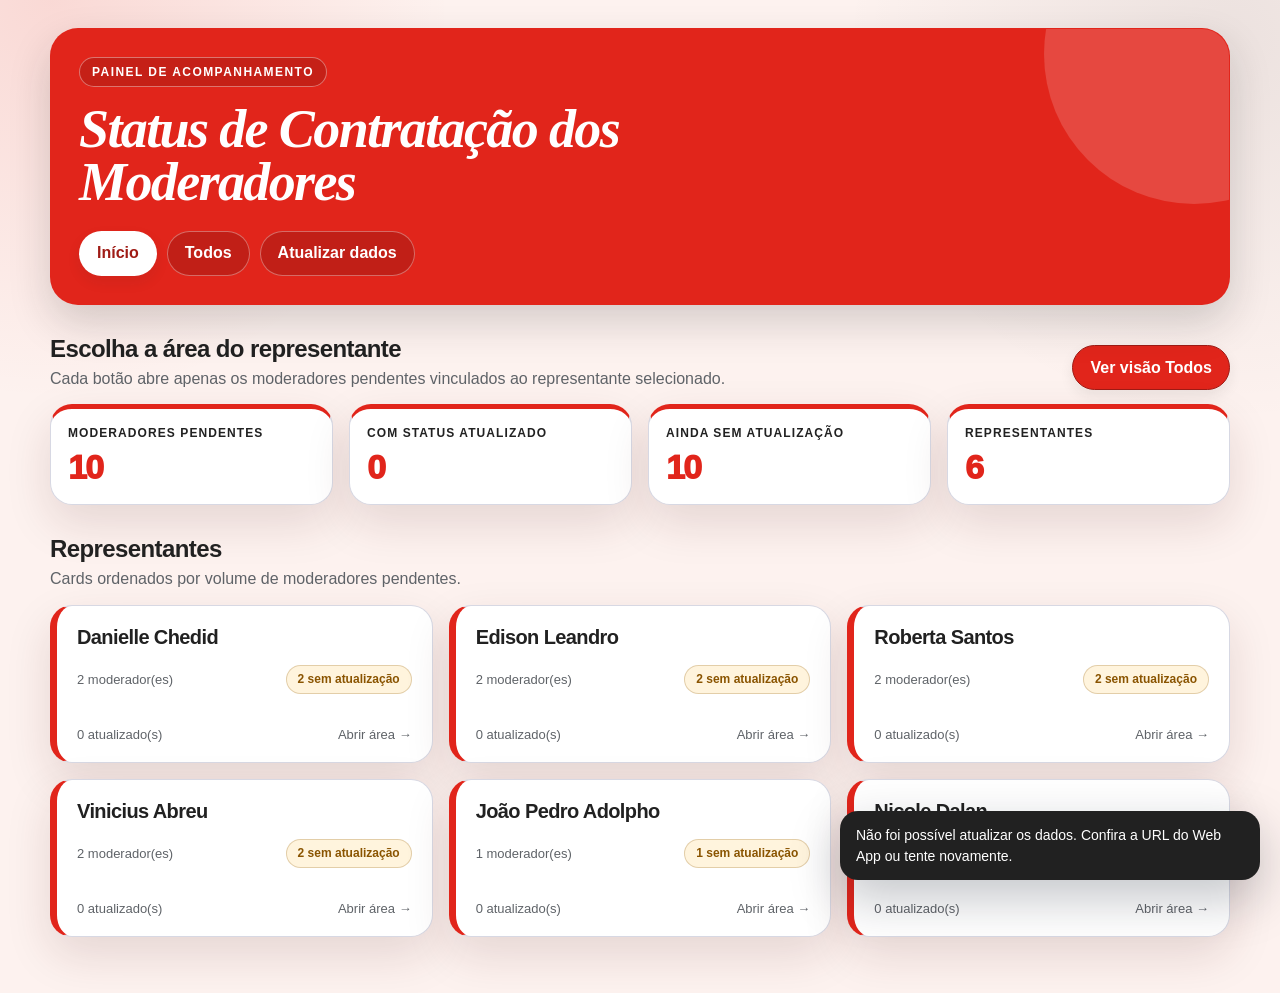
<file: status-moderadores.html>
<!DOCTYPE html>
<html lang="pt-BR">
<head>
  <meta charset="UTF-8" />
  <meta name="viewport" content="width=device-width, initial-scale=1.0" />
  <title>Status de Contratação dos Moderadores</title>
  <style>

    :root {
      --lilly-red: #E1251B;
      --lilly-red-dark: #9F1B15;
      --lilly-red-soft: #FDE8E5;
      --lilly-red-softer: #FFF4F1;
      --lilly-red-border: rgba(225, 37, 27, 0.32);
      --ink: #212121;
      --ink-2: #343434;
      --muted: #5F6368;
      --line: #D7D8E3;
      --soft-line: #E7E2E0;
      --white: #FFFFFF;
      --warm: #FDF2EF;
      --warm-2: #FFF9F7;
      --surface: #FFFFFF;
      --surface-contrast: #212121;
      --green-soft: #EAF7EF;
      --green-text: #176B3A;
      --amber-soft: #FFF4DD;
      --amber-text: #8A5400;
      --danger-soft: #FDE8E5;
      --danger-text: #9F1B15;
      --blue-soft: #EEF3FF;
      --blue-text: #254A92;
      --shadow: 0 18px 46px rgba(70, 24, 20, 0.13);
      --shadow-strong: 0 18px 42px rgba(33, 33, 33, 0.18);
      --radius: 22px;
      --radius-sm: 15px;
      --max: 1180px;
    }

    * { box-sizing: border-box; }
    html { -webkit-text-size-adjust: 100%; }

    body {
      margin: 0;
      min-height: 100vh;
      font-family: -apple-system, BlinkMacSystemFont, "Segoe UI", Roboto, Calibri, Arial, sans-serif;
      color: var(--ink);
      background:
        radial-gradient(circle at 4% 0%, rgba(225, 37, 27, 0.12), transparent 25rem),
        radial-gradient(circle at 96% 4%, rgba(33, 33, 33, 0.08), transparent 24rem),
        var(--warm);
    }

    button, input, select, textarea { font: inherit; }
    button, a, input, select, textarea { -webkit-tap-highlight-color: transparent; }
    input, select, textarea { font-size: 16px; }

    .shell {
      width: min(var(--max), calc(100% - 32px));
      margin: 0 auto;
      padding: 28px 0 56px;
    }

    .hero {
      position: relative;
      overflow: hidden;
      border: 1px solid rgba(225, 37, 27, 0.15);
      border-radius: 28px;
      background: var(--lilly-red);
      color: var(--white);
      box-shadow: var(--shadow-strong);
      padding: 28px;
    }

    .hero::after {
      content: "";
      position: absolute;
      width: 300px;
      height: 300px;
      right: -115px;
      top: -125px;
      border-radius: 50%;
      background: rgba(255,255,255,0.16);
    }

    .eyebrow {
      position: relative;
      z-index: 1;
      display: inline-flex;
      align-items: center;
      gap: 8px;
      border: 1px solid rgba(255, 255, 255, 0.38);
      border-radius: 999px;
      padding: 7px 12px;
      background: rgba(0,0,0,0.12);
      color: var(--white);
      font-size: 12px;
      font-weight: 800;
      letter-spacing: .12em;
      text-transform: uppercase;
    }

    h1 {
      position: relative;
      z-index: 1;
      margin: 16px 0 10px;
      max-width: 800px;
      font-family: Garamond, Georgia, serif;
      font-style: italic;
      font-weight: 800;
      font-size: clamp(31px, 5vw, 54px);
      line-height: 0.98;
      letter-spacing: -0.03em;
    }

    .hero p {
      position: relative;
      z-index: 1;
      margin: 0;
      max-width: 860px;
      color: #FBD0CA;
      font-size: 16px;
      line-height: 1.62;
    }

    .hero-actions {
      position: relative;
      z-index: 1;
      display: flex;
      flex-wrap: wrap;
      gap: 10px;
      margin-top: 22px;
    }

    .btn {
      border: 0;
      border-radius: 999px;
      min-height: 45px;
      padding: 12px 17px;
      background: #F0E7E4;
      color: var(--ink);
      font-weight: 850;
      cursor: pointer;
      transition: transform .15s ease, box-shadow .15s ease, background .15s ease, border-color .15s ease;
      display: inline-flex;
      align-items: center;
      justify-content: center;
      gap: 8px;
      text-decoration: none;
      box-shadow: 0 6px 14px rgba(33,33,33,0.08);
    }

    .btn:hover { transform: translateY(-1px); box-shadow: 0 12px 24px rgba(33,33,33,.16); }
    .btn:active { transform: translateY(0); box-shadow: 0 5px 12px rgba(33,33,33,.12); }
    .btn.primary { background: var(--lilly-red); color: #fff; border: 1px solid var(--lilly-red-dark); }
    .btn.primary:hover { background: var(--lilly-red-dark); }
    .hero .btn.primary { background: #fff; color: var(--lilly-red-dark); border: 1px solid rgba(255,255,255,.72); }
    .hero .btn.primary:hover { background: #FFECE8; }
    .btn.ghost { background: rgba(255,255,255,.92); border: 1px solid var(--line); color: var(--ink); }
    .hero .btn.ghost { background: rgba(0,0,0,.14); border: 1px solid rgba(255,255,255,.34); color: #fff; box-shadow: none; }
    .hero .btn.ghost:hover { background: rgba(0,0,0,.22); }
    .btn.full { width: 100%; }
    .btn.small { padding: 9px 12px; font-size: 13px; min-height: 39px; }

    .notice {
      position: relative;
      z-index: 1;
      margin-top: 18px;
      border: 1px solid rgba(255, 255, 255, .38);
      border-radius: 16px;
      background: rgba(0,0,0,.20);
      color: #fff;
      padding: 14px 16px;
      font-size: 14px;
      line-height: 1.5;
      display: none;
    }
    .notice code { color: #fff; font-weight: 800; }
    .notice.show { display: block; }

    .section-head {
      display: flex;
      align-items: end;
      justify-content: space-between;
      gap: 18px;
      margin: 30px 0 14px;
    }

    .section-head h2 {
      margin: 0;
      font-size: 24px;
      letter-spacing: -0.025em;
      color: var(--ink);
    }

    .section-head p {
      margin: 4px 0 0;
      color: var(--muted);
      line-height: 1.48;
    }

    .grid {
      display: grid;
      grid-template-columns: repeat(12, 1fr);
      gap: 16px;
    }

    .rep-card, .kpi, .doctor-card, .panel, .all-row {
      border: 1px solid var(--line);
      background: var(--surface);
      box-shadow: var(--shadow);
      border-radius: var(--radius);
    }

    .rep-card {
      grid-column: span 4;
      min-height: 158px;
      padding: 20px;
      cursor: pointer;
      display: flex;
      flex-direction: column;
      justify-content: space-between;
      transition: transform .16s ease, border-color .16s ease, box-shadow .16s ease;
      border-left: 7px solid var(--lilly-red);
    }

    .rep-card:hover {
      transform: translateY(-2px);
      border-color: var(--lilly-red-border);
      box-shadow: var(--shadow-strong);
    }

    .rep-card .name {
      font-size: 20px;
      font-weight: 900;
      letter-spacing: -0.03em;
      color: var(--ink);
    }

    .rep-meta {
      display: flex;
      align-items: center;
      justify-content: space-between;
      gap: 10px;
      margin-top: 16px;
      color: var(--muted);
      font-size: 13px;
    }

    .pill {
      display: inline-flex;
      align-items: center;
      gap: 6px;
      border-radius: 999px;
      padding: 6px 11px;
      background: var(--lilly-red-soft);
      color: var(--lilly-red-dark);
      border: 1px solid var(--lilly-red-border);
      font-size: 12px;
      font-weight: 900;
      line-height: 1.2;
      max-width: 100%;
    }

    .pill.ok { background: var(--green-soft); color: var(--green-text); border-color: rgba(23, 107, 58, .22); }
    .pill.warn { background: var(--amber-soft); color: var(--amber-text); border-color: rgba(138, 84, 0, .24); }
    .pill.danger { background: var(--danger-soft); color: var(--danger-text); border-color: var(--lilly-red-border); }
    .pill.gray { background: #F0F1F5; color: var(--ink-2); border-color: var(--line); }

    .kpi {
      grid-column: span 3;
      padding: 17px;
      background: var(--white);
      border-top: 5px solid var(--lilly-red);
    }

    .kpi .label {
      color: var(--ink);
      font-size: 12px;
      font-weight: 900;
      letter-spacing: .09em;
      text-transform: uppercase;
    }

    .kpi .value {
      margin-top: 8px;
      font-size: 34px;
      font-weight: 950;
      letter-spacing: -0.055em;
      color: var(--lilly-red);
    }

    .toolbar {
      display: flex;
      flex-wrap: wrap;
      gap: 10px;
      align-items: center;
      justify-content: space-between;
      margin: 18px 0;
      border: 1px solid var(--line);
      background: var(--white);
      border-radius: 20px;
      padding: 12px;
      box-shadow: 0 8px 20px rgba(33,33,33,.06);
    }

    .toolbar-left, .toolbar-right {
      display: flex;
      flex-wrap: wrap;
      gap: 10px;
      align-items: center;
    }

    .field, .input, .select, .textarea { width: 100%; }

    .input, .select, .textarea {
      border: 1.4px solid #AEB4C2;
      border-radius: 14px;
      background: var(--white);
      color: var(--ink);
      padding: 12px 13px;
      outline: none;
      transition: border-color .12s ease, box-shadow .12s ease, background .12s ease;
      box-shadow: inset 0 1px 0 rgba(33,33,33,.03);
    }

    .input::placeholder, .textarea::placeholder { color: #6B6F76; }

    .input:focus, .select:focus, .textarea:focus {
      border-color: var(--lilly-red);
      box-shadow: 0 0 0 4px rgba(225, 37, 27, .13);
      background: #fff;
    }

    .toolbar .input, .toolbar .select { min-width: 220px; }

    .doctor-card {
      grid-column: span 6;
      overflow: hidden;
      background: var(--white);
      border: 1px solid #CBCDD8;
    }

    .doctor-head {
      padding: 19px;
      background: var(--surface-contrast);
      color: var(--white);
      border-bottom: 0;
    }

    .doctor-head-top {
      display: flex;
      align-items: flex-start;
      justify-content: space-between;
      gap: 14px;
    }

    .doctor-name {
      font-size: 20px;
      font-weight: 950;
      letter-spacing: -0.03em;
      line-height: 1.18;
      color: var(--white);
    }

    .doctor-rep {
      margin-top: 6px;
      color: #E5E7EB;
      font-size: 13px;
      font-weight: 700;
    }

    .doctor-head .pill.warn {
      background: #FFF0D7;
      color: #7B4A00;
      border-color: rgba(255,255,255,.35);
    }

    .doctor-head .pill.ok {
      background: #DFF4E8;
      color: #0D5A30;
      border-color: rgba(255,255,255,.35);
    }

    .doctor-body {
      padding: 18px;
      background: var(--lilly-red-softer);
      border-top: 1px solid rgba(225,37,27,.18);
    }

    .form-grid {
      display: grid;
      grid-template-columns: 1fr 1fr;
      gap: 14px;
    }

    .form-grid .span-2 { grid-column: 1 / -1; }

    .form-grid > div {
      background: var(--white);
      border: 1px solid var(--line);
      border-radius: 16px;
      padding: 13px;
      box-shadow: 0 6px 16px rgba(33,33,33,.045);
    }

    label {
      display: block;
      margin: 0 0 8px;
      color: var(--ink-2);
      font-size: 12px;
      font-weight: 950;
      letter-spacing: .08em;
      text-transform: uppercase;
    }

    .textarea {
      min-height: 105px;
      resize: vertical;
      line-height: 1.48;
    }

    .responded-by {
      display: flex;
      flex-wrap: wrap;
      gap: 9px;
      align-items: center;
    }

    .chip-radio {
      position: relative;
      display: inline-flex;
      align-items: center;
      gap: 8px;
      padding: 10px 13px;
      border-radius: 999px;
      border: 1.4px solid #AEB4C2;
      background: #fff;
      cursor: pointer;
      color: var(--ink-2);
      font-size: 13px;
      font-weight: 900;
      box-shadow: 0 4px 10px rgba(33,33,33,.04);
    }

    .chip-radio:has(input:checked) {
      border-color: var(--lilly-red);
      background: var(--lilly-red-soft);
      color: var(--lilly-red-dark);
    }

    .chip-radio input { accent-color: var(--lilly-red); }
    .other-input { display: none; margin-top: 10px; }
    .other-input.show { display: block; }

    .card-actions {
      display: flex;
      flex-wrap: wrap;
      gap: 10px;
      align-items: center;
      justify-content: space-between;
      padding-top: 16px;
      border-top: 1px solid rgba(225,37,27,.22);
      margin-top: 16px;
    }

    .latest-box {
      margin-top: 14px;
      border: 1px solid rgba(255,255,255,.28);
      border-radius: 16px;
      background: rgba(255,255,255,.10);
      padding: 12px;
      color: #F3F4F6;
      font-size: 13px;
      line-height: 1.5;
    }

    .latest-box strong { color: #fff; }

    .panel {
      padding: 18px;
      margin-top: 16px;
      background: var(--white);
      border-left: 7px solid var(--lilly-red);
    }

    .all-list {
      display: grid;
      grid-template-columns: 1fr;
      gap: 12px;
      margin-top: 16px;
    }

    .all-row {
      overflow: hidden;
      background: var(--white);
    }

    .all-row-main {
      display: grid;
      grid-template-columns: 1.3fr 1fr .9fr .9fr;
      gap: 14px;
      align-items: start;
      padding: 16px;
    }

    .all-row .small-title {
      color: var(--lilly-red-dark);
      font-size: 11px;
      font-weight: 950;
      text-transform: uppercase;
      letter-spacing: .08em;
      margin-bottom: 4px;
    }

    .all-row .value {
      font-weight: 900;
      line-height: 1.35;
      color: var(--ink);
    }

    .all-row .sub {
      color: var(--muted);
      font-size: 13px;
      line-height: 1.45;
      margin-top: 5px;
    }

    details {
      border-top: 1px solid var(--line);
      background: var(--warm-2);
    }

    summary {
      cursor: pointer;
      padding: 12px 16px;
      color: var(--lilly-red-dark);
      font-size: 13px;
      font-weight: 950;
    }

    .history {
      padding: 0 16px 16px;
      display: grid;
      gap: 10px;
    }

    .history-item {
      border: 1px solid var(--line);
      border-radius: 16px;
      background: #fff;
      padding: 12px;
      font-size: 13px;
      line-height: 1.5;
    }

    .empty {
      border: 1px dashed #BFAAA4;
      border-radius: var(--radius);
      background: rgba(255,255,255,.76);
      padding: 28px;
      text-align: center;
      color: var(--muted);
      line-height: 1.55;
    }

    .toast {
      position: fixed;
      z-index: 50;
      right: 20px;
      bottom: 20px;
      width: min(420px, calc(100% - 40px));
      border-radius: 18px;
      background: var(--surface-contrast);
      color: #fff;
      padding: 14px 16px;
      box-shadow: 0 18px 50px rgba(16, 24, 40, .25);
      transform: translateY(16px);
      opacity: 0;
      pointer-events: none;
      transition: opacity .18s ease, transform .18s ease;
      font-size: 14px;
      line-height: 1.45;
    }

    .toast.show { transform: translateY(0); opacity: 1; }

    .loader {
      display: inline-block;
      width: 12px;
      height: 12px;
      border-radius: 50%;
      border: 2px solid rgba(255,255,255,.45);
      border-top-color: #fff;
      animation: spin .8s linear infinite;
    }

    @keyframes spin { to { transform: rotate(360deg); } }

    @media (max-width: 980px) {
      .rep-card { grid-column: span 6; }
      .doctor-card { grid-column: span 12; }
      .kpi { grid-column: span 6; }
      .all-row-main { grid-template-columns: 1fr 1fr; }
    }

    @media (max-width: 680px) {
      .shell { width: min(100% - 18px, var(--max)); padding: 9px 0 28px; }
      .hero { padding: 18px; border-radius: 22px; }
      .hero::after { width: 190px; height: 190px; right: -92px; top: -86px; }
      h1 { font-size: clamp(29px, 11vw, 40px); line-height: 1; }
      .hero p { font-size: 14px; line-height: 1.5; }
      .hero-actions { display: grid; grid-template-columns: 1fr; gap: 8px; }
      .hero-actions .btn { width: 100%; }
      .section-head { display: block; margin: 22px 0 12px; }
      .section-head h2 { font-size: 21px; }
      .section-head p { font-size: 14px; }
      .section-head .btn { margin-top: 12px; width: 100%; }
      .grid { gap: 12px; }
      .rep-card, .kpi { grid-column: span 12; }
      .rep-card { min-height: 128px; padding: 17px; }
      .rep-card .name { font-size: 19px; }
      .rep-meta { align-items: flex-start; }
      .kpi { padding: 15px; }
      .kpi .value { font-size: 30px; }
      .panel { padding: 15px; border-radius: 18px; }
      .doctor-card { border-radius: 20px; }
      .doctor-head, .doctor-body { padding: 15px; }
      .doctor-head-top { display: grid; grid-template-columns: 1fr; gap: 10px; }
      .doctor-head-top .pill { justify-self: start; }
      .doctor-name { font-size: 20px; }
      .form-grid { grid-template-columns: 1fr; gap: 12px; }
      .form-grid .span-2 { grid-column: auto; }
      .form-grid > div { padding: 12px; border-radius: 15px; }
      .textarea { min-height: 112px; }
      .toolbar { align-items: stretch; border-radius: 18px; }
      .toolbar-left, .toolbar-right { width: 100%; }
      .toolbar .input, .toolbar .select, .toolbar .btn { width: 100%; min-width: 0; }
      .all-row-main { grid-template-columns: 1fr; gap: 12px; padding: 14px; }
      .card-actions { align-items: stretch; }
      .card-actions .pill { justify-content: center; width: 100%; }
      .card-actions .btn { width: 100%; }
      .responded-by { display: grid; grid-template-columns: 1fr; }
      .chip-radio { justify-content: flex-start; width: 100%; min-height: 46px; }
      .toast { right: 10px; bottom: 10px; width: calc(100% - 20px); border-radius: 16px; }
    }

  </style>
</head>
<body>
  <main class="shell">
    <header class="hero">
      <span class="eyebrow">Painel de acompanhamento</span>
      <h1>Status de Contratação dos Moderadores</h1>
      <div class="hero-actions">
        <button class="btn primary" type="button" onclick="showHome()">Início</button>
        <button class="btn ghost" type="button" onclick="showAll()">Todos</button>
        <button class="btn ghost" type="button" onclick="loadUpdates(true)">Atualizar dados</button>
      </div>
      <div id="backendNotice" class="notice"></div>
    </header>

    <section id="app"></section>
  </main>

  <div id="toast" class="toast"></div>

  <script>
    /**********************************************************************
     * CONFIGURAÇÃO OBRIGATÓRIA PARA USO EM GITHUB PAGES
     * 1) Publique o Google Apps Script entregue junto com este HTML.
     * 2) Cole abaixo a URL do Web App publicado.
     * 3) Enquanto estiver vazio, este HTML funciona apenas em modo local.
     **********************************************************************/
    const CONFIG = {
      WEB_APP_URL: "https://script.google.com/macros/s/AKfycbzYCJnrseOYnWkUZeswaUTPXsg-ilW-lBcPRxCj-m7D3NERMPfqS0IIM5FYhqtcb6yi/exec" // Exemplo: "https://script.google.com/macros/s/AKfycb.../exec"
    };

    // Nova chave de armazenamento local para iniciar esta versão sem submissões anteriores.
    const LOCAL_STORAGE_KEY = "moderatorStatusRecords_reset_2026_06_25";

    const DOCTORS = [
      { id: "giovanna-carolina-de-mel", doctor: "Giovanna Carolina de Mel", representative: "Edison Leandro" },
      { id: "priscilla-oiring-buch", doctor: "Priscilla Oiring Buch", representative: "Edison Leandro" },
      { id: "camille-mota-ribeiro", doctor: "Camille Mota Ribeiro", representative: "João Pedro Adolpho" },
      { id: "denise-helena-pomme", doctor: "Denise Helena Pomme", representative: "Danielle Chedid" },
      { id: "fabio-augusto-de-luca", doctor: "Fabio Augusto de Luca", representative: "Roberta Santos" },
      { id: "frederico-bellucci-fine", doctor: "Frederico Bellucci Fine", representative: "Vinicius Abreu" },
      { id: "priscila-dimovci", doctor: "Priscila Dimovci", representative: "Danielle Chedid" },
      { id: "tatiana-valente", doctor: "Tatiana Valente", representative: "Vinicius Abreu" },
      { id: "vanessa-araujo-montana", doctor: "Vanessa Araujo Montana", representative: "Nicole Dalan" },
      { id: "eduardo-costa-rauen", doctor: "Eduardo Costa Rauen", representative: "Roberta Santos" }
    ];

    const STATUS_OPTIONS = [
      "Aguardando atualização de serviços da PJ",
      "Aguardando envio de documentação atualizada da PJ",
      "Aguardando envio de dados bancários",
      "Outro"
    ];

    const app = document.getElementById("app");
    const backendNotice = document.getElementById("backendNotice");
    const toast = document.getElementById("toast");

    let records = [];
    let latestByDoctor = {};
    let activeView = "home";
    let activeRep = null;
    let isLoading = false;

    document.addEventListener("DOMContentLoaded", () => {
      updateBackendNotice();
      loadUpdates(false).then(showHome);
    });

    function isBackendConfigured() {
      return CONFIG.WEB_APP_URL && CONFIG.WEB_APP_URL.trim().startsWith("https://script.google.com/");
    }

    function updateBackendNotice() {
      backendNotice.classList.remove("show");
      backendNotice.innerHTML = "";
    }

    async function loadUpdates(showMessage = false) {
      if (isLoading) return;
      isLoading = true;
      try {
        if (isBackendConfigured()) {
          const response = await jsonp(`${CONFIG.WEB_APP_URL}?action=list`);
          records = Array.isArray(response.records) ? response.records : [];
        } else {
          records = JSON.parse(localStorage.getItem(LOCAL_STORAGE_KEY) || "[]");
        }
        normalizeRecords();
        if (showMessage) showToast("Dados atualizados.");
        rerender();
      } catch (error) {
        console.error(error);
        showToast("Não foi possível atualizar os dados. Confira a URL do Web App ou tente novamente.");
      } finally {
        isLoading = false;
      }
    }

    function normalizeRecords() {
      records = records
        .filter(Boolean)
        .map((record, index) => ({
          id: record.id || record.updateId || `local-${index}`,
          doctorId: record.doctorId,
          doctorName: record.doctorName,
          representative: record.representative,
          status: record.status || "",
          pendingReason: record.pendingReason || "",
          nextAction: record.nextAction || "",
          targetDate: record.targetDate || "",
          notes: record.notes || "",
          answeredBy: record.answeredBy || record.respondedBy || "",
          clientTimestamp: record.clientTimestamp || "",
          serverTimestamp: record.serverTimestamp || record.timestamp || ""
        }))
        .sort((a, b) => getRecordTime(b) - getRecordTime(a));

      latestByDoctor = {};
      records.forEach(record => {
        if (!record.doctorId) return;
        if (!latestByDoctor[record.doctorId]) latestByDoctor[record.doctorId] = record;
      });
    }

    function getRecordTime(record) {
      return new Date(record.serverTimestamp || record.clientTimestamp || 0).getTime() || 0;
    }

    function rerender() {
      if (activeView === "all") showAll(false);
      else if (activeView === "rep" && activeRep) showRep(activeRep, false);
      else showHome(false);
    }

    function showHome(updateState = true) {
      if (updateState) {
        activeView = "home";
        activeRep = null;
      }

      const reps = getRepresentatives();
      const updated = DOCTORS.filter(d => latestByDoctor[d.id]).length;
      const pending = DOCTORS.length - updated;

      app.innerHTML = `
        <div class="section-head">
          <div>
            <h2>Escolha a área do representante</h2>
            <p>Cada botão abre apenas os moderadores pendentes vinculados ao representante selecionado.</p>
          </div>
          <button class="btn primary" type="button" onclick="showAll()">Ver visão Todos</button>
        </div>

        <div class="grid">
          ${kpiHtml("Moderadores pendentes", DOCTORS.length)}
          ${kpiHtml("Com status atualizado", updated)}
          ${kpiHtml("Ainda sem atualização", pending)}
          ${kpiHtml("Representantes", reps.length)}
        </div>

        <div class="section-head">
          <div>
            <h2>Representantes</h2>
            <p>Cards ordenados por volume de moderadores pendentes.</p>
          </div>
        </div>

        <div class="grid">
          ${reps.map(rep => repCardHtml(rep)).join("")}
        </div>
      `;
    }

    function showAll(updateState = true) {
      if (updateState) {
        activeView = "all";
        activeRep = null;
      }

      const updated = DOCTORS.filter(d => latestByDoctor[d.id]).length;
      const pending = DOCTORS.length - updated;
      const rate = DOCTORS.length ? Math.round((updated / DOCTORS.length) * 100) : 0;
      const reps = getRepresentatives().map(r => r.name);

      app.innerHTML = `
        <div class="section-head">
          <div>
            <h2>Visão geral · Todos</h2>
            <p>Consolidado com status de cada moderador, responsável, última atualização e histórico de respostas.</p>
          </div>
          <button class="btn ghost" type="button" onclick="showHome()">Voltar ao início</button>
        </div>

        <div class="grid">
          ${kpiHtml("Total em contratação", DOCTORS.length)}
          ${kpiHtml("Atualizados", updated)}
          ${kpiHtml("Pendentes", pending)}
          ${kpiHtml("Cobertura", rate + "%")}
        </div>

        <div class="toolbar">
          <div class="toolbar-left">
            <input id="searchInput" class="input" type="search" placeholder="Buscar médico ou representante" oninput="renderAllRows()" />
            <select id="repFilter" class="select" onchange="renderAllRows()">
              <option value="">Todos os representantes</option>
              ${reps.map(rep => `<option value="${escapeAttr(rep)}">${escapeHtml(rep)}</option>`).join("")}
            </select>
            <select id="statusFilter" class="select" onchange="renderAllRows()">
              <option value="">Todos os status</option>
              <option value="__pending">Pendente de atualização</option>
              <option value="__updated">Com atualização</option>
              ${STATUS_OPTIONS.map(status => `<option value="${escapeAttr(status)}">${escapeHtml(status)}</option>`).join("")}
            </select>
          </div>
          <div class="toolbar-right">
            <button class="btn ghost small" type="button" onclick="loadUpdates(true)">Atualizar</button>
          </div>
        </div>

        <div id="allRows" class="all-list"></div>
      `;

      renderAllRows();
    }

    function renderAllRows() {
      const container = document.getElementById("allRows");
      if (!container) return;

      const search = (document.getElementById("searchInput")?.value || "").trim().toLowerCase();
      const repFilter = document.getElementById("repFilter")?.value || "";
      const statusFilter = document.getElementById("statusFilter")?.value || "";

      const filtered = DOCTORS.filter(doctor => {
        const latest = latestByDoctor[doctor.id];
        const haystack = `${doctor.doctor} ${doctor.representative} ${latest?.status || ""}`.toLowerCase();
        const searchOk = !search || haystack.includes(search);
        const repOk = !repFilter || doctor.representative === repFilter;
        let statusOk = true;
        if (statusFilter === "__pending") statusOk = !latest;
        else if (statusFilter === "__updated") statusOk = !!latest;
        else if (statusFilter) statusOk = latest?.status === statusFilter;
        return searchOk && repOk && statusOk;
      });

      if (!filtered.length) {
        container.innerHTML = `<div class="empty">Nenhum moderador encontrado com os filtros aplicados.</div>`;
        return;
      }

      container.innerHTML = filtered.map(allRowHtml).join("");
    }

    function showRep(repName, updateState = true) {
      if (updateState) {
        activeView = "rep";
        activeRep = repName;
      }

      const doctors = DOCTORS.filter(d => d.representative === repName);
      const updated = doctors.filter(d => latestByDoctor[d.id]).length;
      const pending = doctors.length - updated;

      app.innerHTML = `
        <div class="section-head">
          <div>
            <h2>Área · ${escapeHtml(repName)}</h2>
            <p>${doctors.length} moderador(es) ainda pendente(s) de contratação. Atualize individualmente ou submeta todos os cartões preenchidos.</p>
          </div>
          <button class="btn ghost" type="button" onclick="showHome()">Voltar ao início</button>
        </div>

        <div class="grid">
          ${kpiHtml("Moderadores da área", doctors.length)}
          ${kpiHtml("Atualizados", updated)}
          ${kpiHtml("Ainda pendentes", pending)}
          ${kpiHtml("Histórico total", records.filter(r => doctors.some(d => d.id === r.doctorId)).length)}
        </div>

        <div class="panel">
          <div class="section-head" style="margin: 0;">
            <div>
              <h2 style="font-size: 20px;">Atualizações</h2>
              <p>Preencha os campos dos médicos necessários e clique em “Submeter Status Atualizado”.</p>
            </div>
            <button class="btn primary" type="button" onclick="submitAllForRep('${escapeAttr(repName)}')">Submeter todos preenchidos</button>
          </div>
        </div>

        <div class="grid" style="margin-top: 16px;">
          ${doctors.map(doctorCardHtml).join("")}
        </div>
      `;

      doctors.forEach(d => bindDoctorCard(d.id));
    }

    function getRepresentatives() {
      const map = new Map();
      DOCTORS.forEach(doctor => {
        if (!map.has(doctor.representative)) {
          map.set(doctor.representative, { name: doctor.representative, total: 0, updated: 0 });
        }
        const item = map.get(doctor.representative);
        item.total += 1;
        if (latestByDoctor[doctor.id]) item.updated += 1;
      });
      return Array.from(map.values()).sort((a, b) => b.total - a.total || a.name.localeCompare(b.name, "pt-BR"));
    }

    function kpiHtml(label, value) {
      return `
        <div class="kpi">
          <div class="label">${escapeHtml(label)}</div>
          <div class="value">${escapeHtml(String(value))}</div>
        </div>
      `;
    }

    function repCardHtml(rep) {
      const pending = rep.total - rep.updated;
      const badgeClass = pending ? "warn" : "ok";
      const badgeText = pending ? `${pending} sem atualização` : "Tudo atualizado";
      return `
        <article class="rep-card" onclick="showRep('${escapeAttr(rep.name)}')" role="button" tabindex="0" onkeydown="if(event.key==='Enter') showRep('${escapeAttr(rep.name)}')">
          <div>
            <div class="name">${escapeHtml(rep.name)}</div>
            <div class="rep-meta">
              <span>${rep.total} moderador(es)</span>
              <span class="pill ${badgeClass}">${badgeText}</span>
            </div>
          </div>
          <div class="rep-meta">
            <span>${rep.updated} atualizado(s)</span>
            <span>Abrir área →</span>
          </div>
        </article>
      `;
    }

    function doctorCardHtml(doctor) {
      const latest = latestByDoctor[doctor.id];
      const latestHtml = latest ? `
        <div class="latest-box">
          <strong>Última atualização:</strong> ${escapeHtml(formatDateTime(latest.serverTimestamp || latest.clientTimestamp))}<br>
          <strong>Status:</strong> ${escapeHtml(latest.status || "Não informado")}<br>
          <strong>Respondido por:</strong> ${escapeHtml(latest.answeredBy || "Não informado")}
        </div>
      ` : `
        <div class="latest-box">
          <strong>Status atual:</strong> pendente de atualização.
        </div>
      `;

      return `
        <article class="doctor-card" data-doctor-id="${escapeAttr(doctor.id)}">
          <div class="doctor-head">
            <div class="doctor-head-top">
              <div>
                <div class="doctor-name">${escapeHtml(doctor.doctor)}</div>
                <div class="doctor-rep">Representante: ${escapeHtml(doctor.representative)}</div>
              </div>
              <span class="pill ${latest ? 'ok' : 'warn'}">${latest ? 'Atualizado' : 'Pendente'}</span>
            </div>
            ${latestHtml}
          </div>
          <div class="doctor-body">
            <div class="form-grid">
              <div class="span-2">
                <label for="status-${escapeAttr(doctor.id)}">Status atual</label>
                <select class="select js-status" id="status-${escapeAttr(doctor.id)}">
                  <option value="">Selecione uma opção</option>
                  ${STATUS_OPTIONS.map(status => `<option value="${escapeAttr(status)}">${escapeHtml(status)}</option>`).join("")}
                </select>
              </div>

              <div class="span-2">
                <label for="reason-${escapeAttr(doctor.id)}">Motivo da pendência</label>
                <textarea class="textarea js-reason" id="reason-${escapeAttr(doctor.id)}" placeholder="Descreva, de forma objetiva, por que a contratação ainda não foi concluída."></textarea>
              </div>

              <div class="span-2">
                <label for="next-${escapeAttr(doctor.id)}">Encaminhamento planejado</label>
                <textarea class="textarea js-next" id="next-${escapeAttr(doctor.id)}" placeholder="Informe a ação que será tomada, quem será acionado e o que precisa acontecer para destravar o processo."></textarea>
              </div>

              <div>
                <label for="date-${escapeAttr(doctor.id)}">Previsão de resolução</label>
                <input class="input js-date" id="date-${escapeAttr(doctor.id)}" type="date" />
              </div>

              <div>
                <label>Respondido por</label>
                <div class="responded-by">
                  <label class="chip-radio"><input type="radio" name="by-${escapeAttr(doctor.id)}" value="rep" checked /> ${escapeHtml(doctor.representative)}</label>
                  <label class="chip-radio"><input type="radio" name="by-${escapeAttr(doctor.id)}" value="other" /> Outro</label>
                </div>
                <input class="input other-input js-other" type="text" placeholder="Escreva o nome de quem respondeu" />
              </div>

              <div class="span-2">
                <label for="notes-${escapeAttr(doctor.id)}">Observações adicionais</label>
                <textarea class="textarea js-notes" id="notes-${escapeAttr(doctor.id)}" placeholder="Inclua qualquer contexto adicional relevante. Campo opcional."></textarea>
              </div>
            </div>

            <div class="card-actions">
              <span class="pill gray">Histórico: ${records.filter(r => r.doctorId === doctor.id).length} atualização(ões)</span>
              <button class="btn primary" type="button" onclick="submitDoctor('${escapeAttr(doctor.id)}')">Submeter Status Atualizado</button>
            </div>
          </div>
        </article>
      `;
    }

    function bindDoctorCard(doctorId) {
      const card = document.querySelector(`[data-doctor-id="${cssEscape(doctorId)}"]`);
      if (!card) return;
      const otherInput = card.querySelector(".js-other");
      card.querySelectorAll(`input[name="by-${doctorId}"]`).forEach(radio => {
        radio.addEventListener("change", () => {
          otherInput.classList.toggle("show", radio.value === "other" && radio.checked);
        });
      });
    }

    function allRowHtml(doctor) {
      const latest = latestByDoctor[doctor.id];
      const history = records.filter(r => r.doctorId === doctor.id);

      if (!latest) {
        return `
          <article class="all-row">
            <div class="all-row-main">
              <div>
                <div class="small-title">Moderador</div>
                <div class="value">${escapeHtml(doctor.doctor)}</div>
              </div>
              <div>
                <div class="small-title">Representante</div>
                <div class="value">${escapeHtml(doctor.representative)}</div>
              </div>
              <div>
                <div class="small-title">Status</div>
                <span class="pill warn">Pendente de atualização</span>
              </div>
              <div>
                <div class="small-title">Última atualização</div>
                <div class="sub">Ainda não respondido</div>
              </div>
            </div>
          </article>
        `;
      }

      return `
        <article class="all-row">
          <div class="all-row-main">
            <div>
              <div class="small-title">Moderador</div>
              <div class="value">${escapeHtml(doctor.doctor)}</div>
              <div class="sub">Respondido por: ${escapeHtml(latest.answeredBy || "Não informado")}</div>
            </div>
            <div>
              <div class="small-title">Representante</div>
              <div class="value">${escapeHtml(doctor.representative)}</div>
            </div>
            <div>
              <div class="small-title">Status</div>
              <span class="pill ok">${escapeHtml(latest.status || "Atualizado")}</span>
              ${latest.targetDate ? `<div class="sub">Previsão: ${escapeHtml(formatDate(latest.targetDate))}</div>` : ""}
            </div>
            <div>
              <div class="small-title">Última atualização</div>
              <div class="value">${escapeHtml(formatDateTime(latest.serverTimestamp || latest.clientTimestamp))}</div>
            </div>
          </div>
          <div style="padding: 0 16px 16px;">
            ${latest.pendingReason ? `<div class="sub"><strong>Motivo:</strong> ${escapeHtml(latest.pendingReason)}</div>` : ""}
            ${latest.nextAction ? `<div class="sub"><strong>Encaminhamento:</strong> ${escapeHtml(latest.nextAction)}</div>` : ""}
            ${latest.notes ? `<div class="sub"><strong>Observações:</strong> ${escapeHtml(latest.notes)}</div>` : ""}
          </div>
          <details>
            <summary>Ver histórico completo (${history.length})</summary>
            <div class="history">
              ${history.map(historyItemHtml).join("")}
            </div>
          </details>
        </article>
      `;
    }

    function historyItemHtml(record) {
      return `
        <div class="history-item">
          <strong>${escapeHtml(formatDateTime(record.serverTimestamp || record.clientTimestamp))}</strong><br>
          <strong>Status:</strong> ${escapeHtml(record.status || "Não informado")}<br>
          <strong>Respondido por:</strong> ${escapeHtml(record.answeredBy || "Não informado")}<br>
          ${record.targetDate ? `<strong>Previsão:</strong> ${escapeHtml(formatDate(record.targetDate))}<br>` : ""}
          ${record.pendingReason ? `<strong>Motivo:</strong> ${escapeHtml(record.pendingReason)}<br>` : ""}
          ${record.nextAction ? `<strong>Encaminhamento:</strong> ${escapeHtml(record.nextAction)}<br>` : ""}
          ${record.notes ? `<strong>Observações:</strong> ${escapeHtml(record.notes)}` : ""}
        </div>
      `;
    }

    async function submitDoctor(doctorId) {
      const doctor = DOCTORS.find(d => d.id === doctorId);
      const card = document.querySelector(`[data-doctor-id="${cssEscape(doctorId)}"]`);
      if (!doctor || !card) return false;

      const payload = getPayloadFromCard(doctor, card);
      if (!payload) return false;

      await savePayload(payload);
      showToast(`Status de ${doctor.doctor} submetido com sucesso.`);
      clearCard(card);
      await sleep(isBackendConfigured() ? 950 : 0);
      await loadUpdates(false);
      return true;
    }

    async function submitAllForRep(repName) {
      const doctors = DOCTORS.filter(d => d.representative === repName);
      const payloads = [];

      doctors.forEach(doctor => {
        const card = document.querySelector(`[data-doctor-id="${cssEscape(doctor.id)}"]`);
        if (!card) return;
        if (!cardHasAnyInput(card)) return;
        const payload = getPayloadFromCard(doctor, card, true);
        if (payload) payloads.push({ payload, card });
      });

      if (!payloads.length) {
        showToast("Nenhum cartão preenchido para submeter. Preencha pelo menos um campo de atualização.");
        return;
      }

      for (const item of payloads) {
        await savePayload(item.payload);
        clearCard(item.card);
      }

      showToast(`${payloads.length} atualização(ões) submetida(s) com sucesso.`);
      await sleep(isBackendConfigured() ? 1100 : 0);
      await loadUpdates(false);
    }

    function getPayloadFromCard(doctor, card, silent = false) {
      const status = card.querySelector(".js-status")?.value.trim() || "";
      const pendingReason = card.querySelector(".js-reason")?.value.trim() || "";
      const nextAction = card.querySelector(".js-next")?.value.trim() || "";
      const targetDate = card.querySelector(".js-date")?.value || "";
      const notes = card.querySelector(".js-notes")?.value.trim() || "";
      const byChoice = card.querySelector(`input[name="by-${doctor.id}"]:checked`)?.value || "rep";
      const otherName = card.querySelector(".js-other")?.value.trim() || "";
      const answeredBy = byChoice === "other" ? otherName : doctor.representative;

      if (!status) {
        if (!silent) showToast("Selecione o status atual antes de submeter.");
        return null;
      }
      if (byChoice === "other" && !otherName) {
        if (!silent) showToast("Informe o nome de quem respondeu no campo ‘Outro’.");
        return null;
      }

      return {
        doctorId: doctor.id,
        doctorName: doctor.doctor,
        representative: doctor.representative,
        status,
        pendingReason,
        nextAction,
        targetDate,
        notes,
        answeredBy,
        clientTimestamp: new Date().toISOString(),
        sourcePage: location.href
      };
    }

    function cardHasAnyInput(card) {
      const values = [
        card.querySelector(".js-status")?.value,
        card.querySelector(".js-reason")?.value,
        card.querySelector(".js-next")?.value,
        card.querySelector(".js-date")?.value,
        card.querySelector(".js-notes")?.value,
        card.querySelector(".js-other")?.value
      ];
      return values.some(value => String(value || "").trim());
    }

    async function savePayload(payload) {
      if (isBackendConfigured()) {
        const body = new URLSearchParams();
        body.append("payload", JSON.stringify(payload));
        await fetch(CONFIG.WEB_APP_URL, {
          method: "POST",
          mode: "no-cors",
          body
        });
      } else {
        const localRecords = JSON.parse(localStorage.getItem(LOCAL_STORAGE_KEY) || "[]");
        localRecords.push({
          id: crypto?.randomUUID ? crypto.randomUUID() : `local-${Date.now()}-${Math.random()}`,
          ...payload,
          serverTimestamp: payload.clientTimestamp
        });
        localStorage.setItem(LOCAL_STORAGE_KEY, JSON.stringify(localRecords));
      }
    }

    function clearCard(card) {
      card.querySelector(".js-status").value = "";
      card.querySelector(".js-reason").value = "";
      card.querySelector(".js-next").value = "";
      card.querySelector(".js-date").value = "";
      card.querySelector(".js-notes").value = "";
      card.querySelector(".js-other").value = "";
      card.querySelector(".js-other").classList.remove("show");
      const repRadio = card.querySelector("input[value='rep']");
      if (repRadio) repRadio.checked = true;
    }

    function jsonp(url) {
      return new Promise((resolve, reject) => {
        const callbackName = `jsonp_${Date.now()}_${Math.random().toString(36).slice(2)}`;
        const separator = url.includes("?") ? "&" : "?";
        const script = document.createElement("script");
        const timeout = setTimeout(() => {
          cleanup();
          reject(new Error("Timeout ao carregar dados."));
        }, 12000);

        function cleanup() {
          clearTimeout(timeout);
          script.remove();
          delete window[callbackName];
        }

        window[callbackName] = data => {
          cleanup();
          resolve(data);
        };

        script.onerror = () => {
          cleanup();
          reject(new Error("Erro ao carregar JSONP."));
        };

        script.src = `${url}${separator}callback=${callbackName}&_=${Date.now()}`;
        document.body.appendChild(script);
      });
    }

    function showToast(message) {
      toast.innerHTML = escapeHtml(message);
      toast.classList.add("show");
      clearTimeout(showToast.timer);
      showToast.timer = setTimeout(() => toast.classList.remove("show"), 3600);
    }

    function formatDateTime(value) {
      if (!value) return "Não informado";
      const date = new Date(value);
      if (Number.isNaN(date.getTime())) return value;
      return new Intl.DateTimeFormat("pt-BR", {
        day: "2-digit",
        month: "2-digit",
        year: "numeric",
        hour: "2-digit",
        minute: "2-digit"
      }).format(date);
    }

    function formatDate(value) {
      if (!value) return "Não informado";
      const [year, month, day] = value.split("-");
      if (!year || !month || !day) return value;
      return `${day}/${month}/${year}`;
    }

    function sleep(ms) { return new Promise(resolve => setTimeout(resolve, ms)); }

    function escapeHtml(value) {
      return String(value ?? "")
        .replace(/&/g, "&amp;")
        .replace(/</g, "&lt;")
        .replace(/>/g, "&gt;")
        .replace(/"/g, "&quot;")
        .replace(/'/g, "&#039;");
    }

    function escapeAttr(value) { return escapeHtml(value); }

    function cssEscape(value) {
      if (window.CSS && CSS.escape) return CSS.escape(value);
      return String(value).replace(/[^a-zA-Z0-9_-]/g, "\\$&");
    }
  </script>
</body>
</html>
</file>
